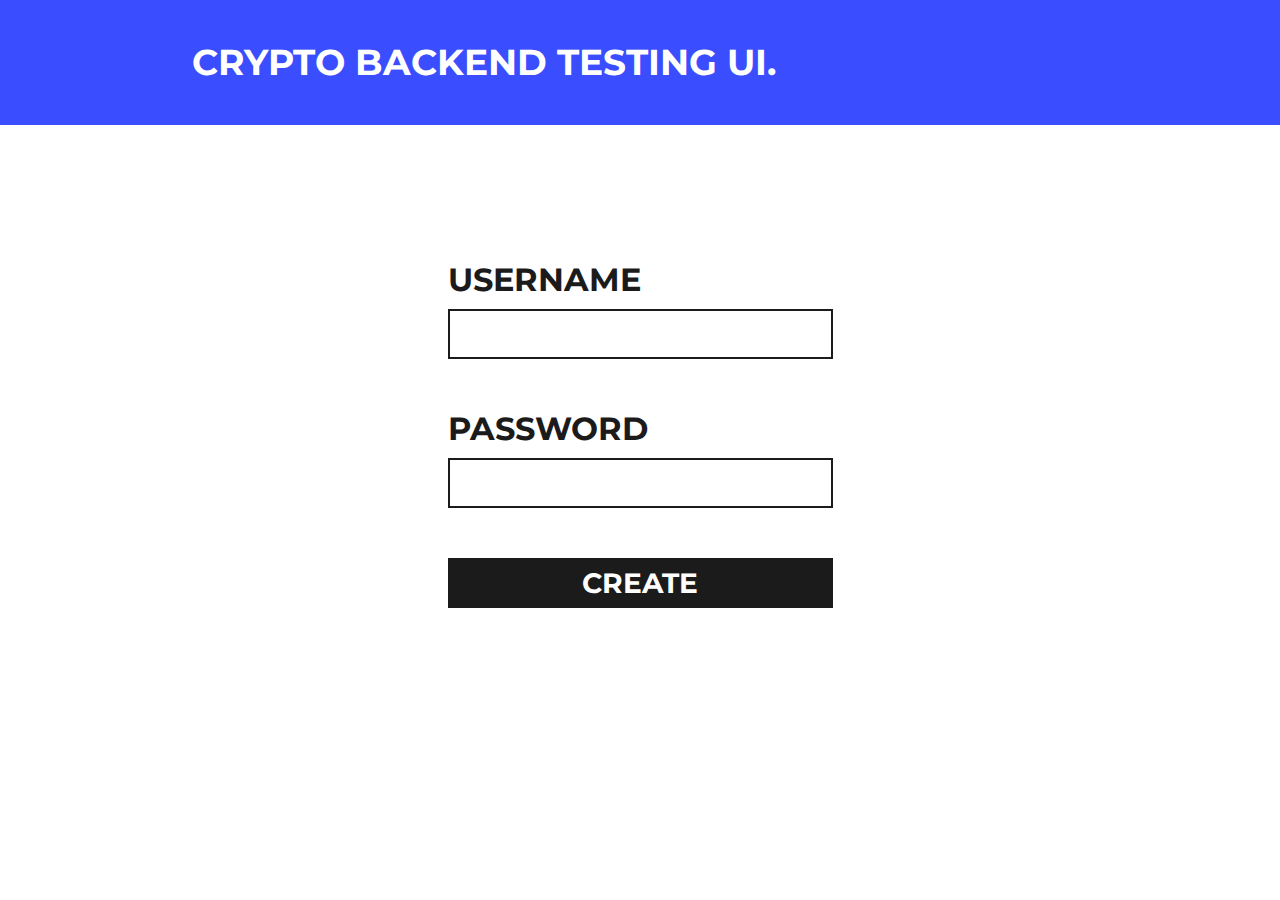
<file: index.html>
<!DOCTYPE html>
<html lang="en">

<head>
    <meta charset="UTF-8">
    <meta http-equiv="X-UA-Compatible" content="IE=edge">
    <meta name="viewport" content="width=device-width, initial-scale=1.0">
    <title>Crypto Backend Testing UI</title>
    <link rel="preconnect" href="https://fonts.googleapis.com">
    <link rel="preconnect" href="https://fonts.gstatic.com" crossorigin>
    <link href="https://fonts.googleapis.com/css2?family=Montserrat:wght@300;400;500;600;700&display=swap" rel="stylesheet">
    <link rel="stylesheet" href="style/style.css">
</head>

<section class="crypto">
    <div class="crypto__header">
        <div class="container">
            <p style="text-transform: uppercase;">Crypto Backend Testing UI.</p>
        </div>
    </div>
    <div class="crypto__body">
        <div class="container">
            <div class="crypto__auth">
                <div class="crypto__auth_block">
                    <p>USERNAME</p>
                    <input type="username" id="username">
                    <p>PASSWORD</p>
                    <input type="password" id="password">
                    <button class="auth__button">CREATE</button>
                    <p class="send__status"></p>
                </div>
            </div>
            <div class="crypto__panel" style="display: none;">
                <div class="panel__left">
                    <div class="panel__currency">
                        <p>Currency</p>
                        <div class="currency">
                            <p>456</p>
                            <img src="image/polygon.svg" alt="polygon">
                        </div>
                    </div>
                    <div class="panel__price">
                        <p>BTC/USDT</p>
                        <div>
                            <p class="buy__price">Buy Price: <span>XXX</span></p>
                            <p class="sell__price">Sell Price: <span>XXX</span></p>
                        </div>
                    </div>
                    <div class="panel__balance">
                        <p>Available Balance: <span>XXX</span></p>
                    </div>
                    <div class="panel__left_block">
                        <div class="deposit">
                            <p>Deposit</p>
                            <input type="text">
                        </div>
                        <div>
                            <p>Multiply</p>
                            <input type="text">
                        </div>
                        <p class="total__value">Total Order Value: <span>XXX</span></p>
                        <div>
                            <p>Profit Stop</p>
                            <input type="text" value="+40">
                        </div>
                        <div>
                            <p>Profit Stop</p>
                            <input type="text" value="-10">
                        </div>
                        <div class="crypto__left_checkbox">
                            <input type="checkbox" name="support_overnight" id="support_overnight">
                            <p>Support Overnight Protection </p>
                        </div>
                        <div class="panel__left_buttons">
                            <button>Place Call Order</button>
                            <button>Place Put Order</button>
                        </div>
                    </div>
                </div>
                <div class="crypto__right">
                    <p>Order Listing</p>
                    <div class="crypto__buttons">
                        <button>Open</button>
                        <button>Close</button>
                        <button>Force close</button>
                    </div>

                    <div class="crypto__right_list">
                        <div class="crypto__right_item">
                            <div class="crypto__item_text">
                                <p>Option UUID: <span>XXXX</span></p>
                                <p>Create Time: <span>XXXX</span></p>
                            </div>
                            <div class="crypto__item_block">
                                <div>
                                    <p class="crypto__item_title">Type: Put/Call</p>
                                    <p>Value</p>
                                </div>
                                <div>
                                    <p class="crypto__item_title">Deposit</p>
                                    <p>Value</p>
                                </div>
                                <div>
                                    <p class="crypto__item_title">Currency</p>
                                    <p>Value</p>
                                </div>
                                <div>
                                    <p class="crypto__item_title">crypto_amount</p>
                                    <p>Value</p>
                                </div>
                                <div>
                                    <p class="crypto__item_title">position_price</p>
                                    <p>Value</p>
                                </div>
                                <div>
                                    <p class="crypto__item_title">profit</p>
                                    <p>Value</p>
                                </div>
                            </div>
                            <div class="crypto__item_block">
                                <div>
                                    <p class="crypto__item_title">stop_profit_price</p>
                                    <p>Value</p>
                                </div>
                                <div>
                                    <p class="crypto__item_title">stop_loss_price</p>
                                    <p>Value</p>
                                </div>
                                <div>
                                    <p class="crypto__item_title">support_over_night</p>
                                    <p>Value</p>
                                </div>
                                <div>
                                    <p class="crypto__item_title">closed_on</p>
                                    <p>Value</p>
                                </div>
                                <div>
                                    <p class="crypto__item_title">close_position_price</p>
                                    <p>Value</p>
                                </div>
                                <div>
                                    <p class="crypto__item_title">close_profile</p>
                                    <p>Value</p>
                                </div>
                            </div>
                        </div>
                        <div class="crypto__right_item">
                            <div class="crypto__item_text">
                                <p>Option UUID: <span>XXXX</span></p>
                                <p>Create Time: <span>XXXX</span></p>
                            </div>
                            <div class="crypto__item_block">
                                <div>
                                    <p class="crypto__item_title">Type: Put/Call</p>
                                    <p>Value</p>
                                </div>
                                <div>
                                    <p class="crypto__item_title">Deposit</p>
                                    <p>Value</p>
                                </div>
                                <div>
                                    <p class="crypto__item_title">Currency</p>
                                    <p>Value</p>
                                </div>
                                <div>
                                    <p class="crypto__item_title">crypto_amount</p>
                                    <p>Value</p>
                                </div>
                                <div>
                                    <p class="crypto__item_title">position_price</p>
                                    <p>Value</p>
                                </div>
                                <div>
                                    <p class="crypto__item_title">profit</p>
                                    <p>Value</p>
                                </div>
                            </div>
                            <div class="crypto__item_block">
                                <div>
                                    <p class="crypto__item_title">stop_profit_price</p>
                                    <p>Value</p>
                                </div>
                                <div>
                                    <p class="crypto__item_title">stop_loss_price</p>
                                    <p>Value</p>
                                </div>
                                <div>
                                    <p class="crypto__item_title">support_over_night</p>
                                    <p>Value</p>
                                </div>
                                <div>
                                    <p class="crypto__item_title">closed_on</p>
                                    <p>Value</p>
                                </div>
                                <div>
                                    <p class="crypto__item_title">close_position_price</p>
                                    <p>Value</p>
                                </div>
                                <div>
                                    <p class="crypto__item_title">close_profile</p>
                                    <p>Value</p>
                                </div>
                            </div>
                        </div>
                        <div class="crypto__right_item">
                            <div class="crypto__item_text">
                                <p>Option UUID: <span>XXXX</span></p>
                                <p>Create Time: <span>XXXX</span></p>
                            </div>
                            <div class="crypto__item_block">
                                <div>
                                    <p class="crypto__item_title">Type: Put/Call</p>
                                    <p>Value</p>
                                </div>
                                <div>
                                    <p class="crypto__item_title">Deposit</p>
                                    <p>Value</p>
                                </div>
                                <div>
                                    <p class="crypto__item_title">Currency</p>
                                    <p>Value</p>
                                </div>
                                <div>
                                    <p class="crypto__item_title">crypto_amount</p>
                                    <p>Value</p>
                                </div>
                                <div>
                                    <p class="crypto__item_title">position_price</p>
                                    <p>Value</p>
                                </div>
                                <div>
                                    <p class="crypto__item_title">profit</p>
                                    <p>Value</p>
                                </div>
                            </div>
                            <div class="crypto__item_block">
                                <div>
                                    <p class="crypto__item_title">stop_profit_price</p>
                                    <p>Value</p>
                                </div>
                                <div>
                                    <p class="crypto__item_title">stop_loss_price</p>
                                    <p>Value</p>
                                </div>
                                <div>
                                    <p class="crypto__item_title">support_over_night</p>
                                    <p>Value</p>
                                </div>
                                <div>
                                    <p class="crypto__item_title">closed_on</p>
                                    <p>Value</p>
                                </div>
                                <div>
                                    <p class="crypto__item_title">close_position_price</p>
                                    <p>Value</p>
                                </div>
                                <div>
                                    <p class="crypto__item_title">close_profile</p>
                                    <p>Value</p>
                                </div>
                            </div>
                        </div>
                    </div>
                </div>
            </div>
        </div>
    </div>
</section>

<body>
    <script src="https://code.jquery.com/jquery-3.6.0.min.js" integrity="sha256-/xUj+3OJU5yExlq6GSYGSHk7tPXikynS7ogEvDej/m4=" crossorigin="anonymous"></script>
    <script src="js/main.js"></script>
</body>

</html>
</file>
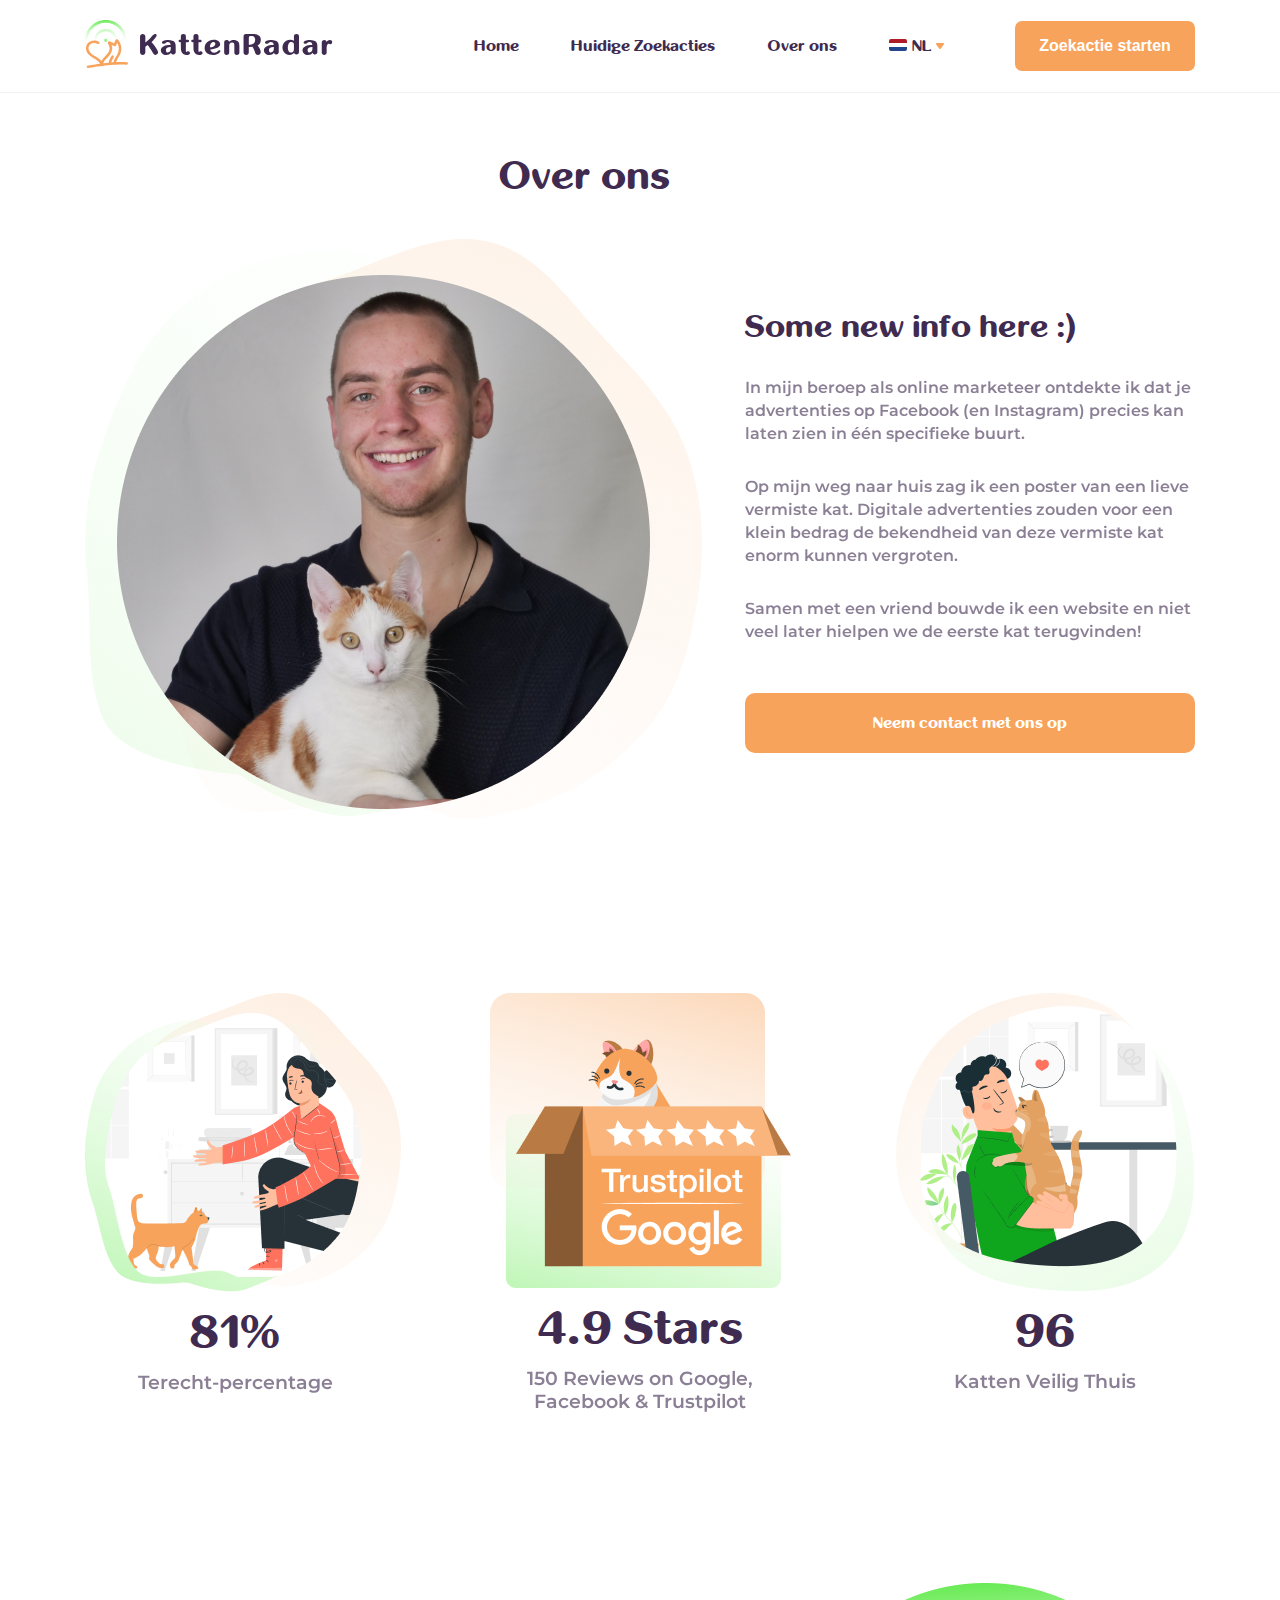
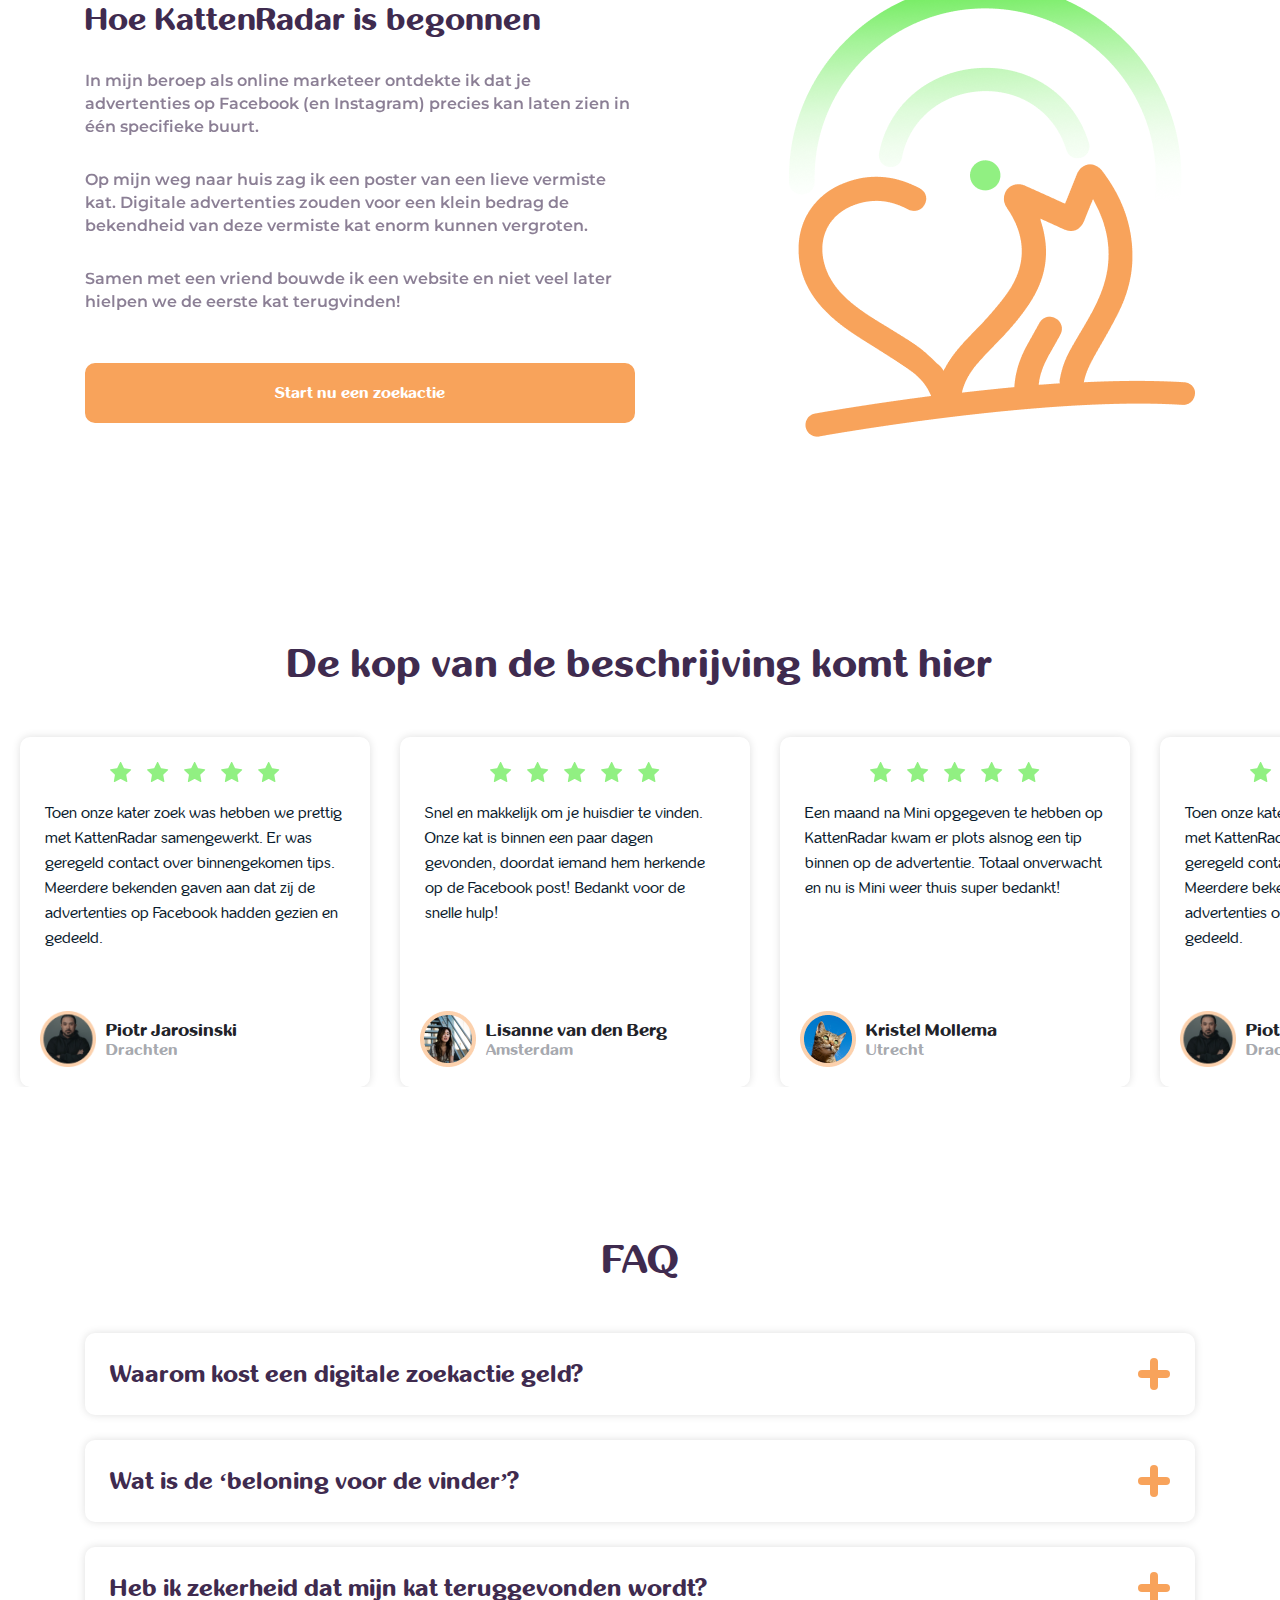
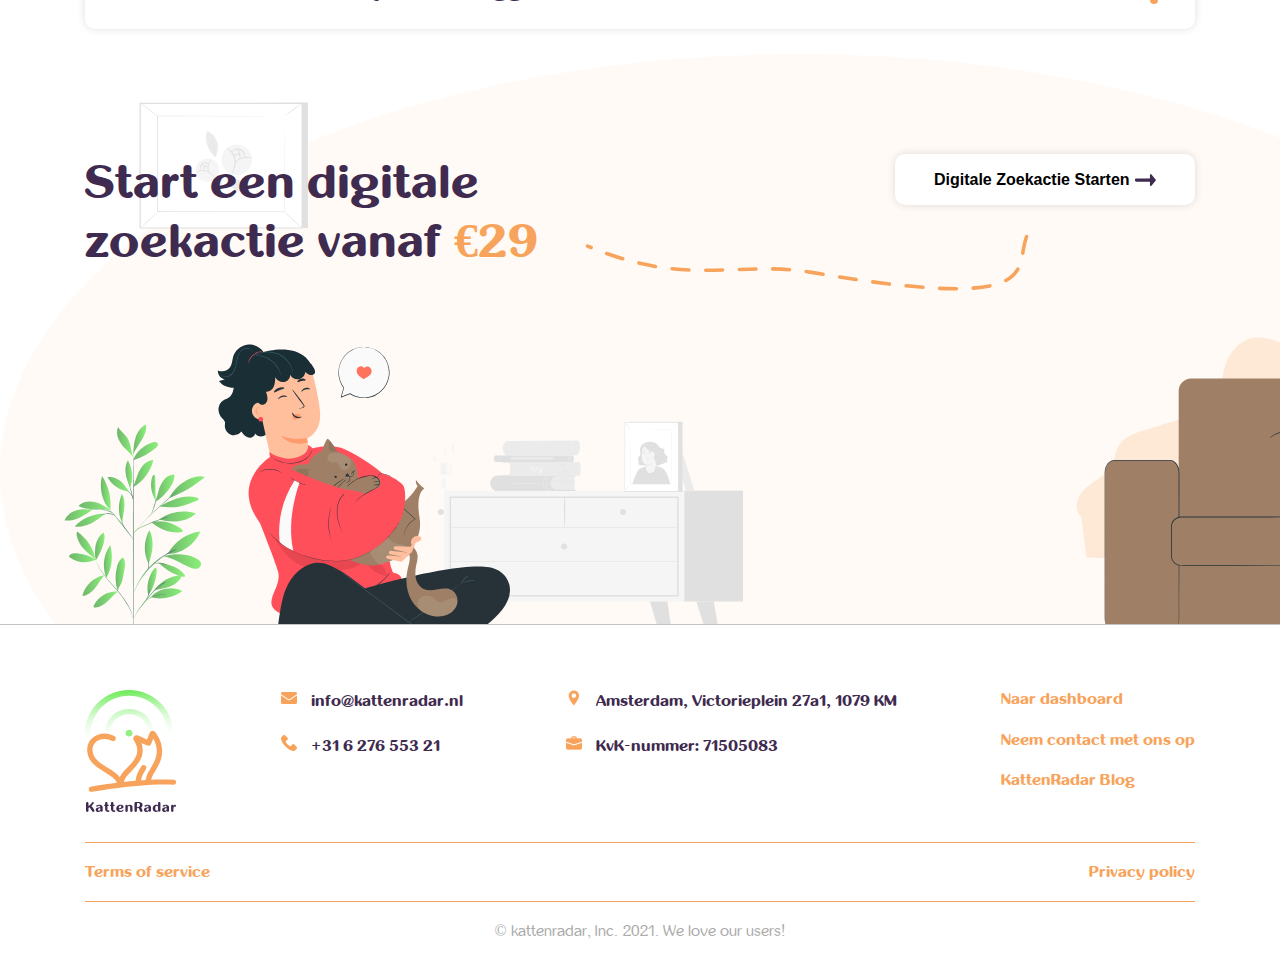
<file: about_us.html>
<!DOCTYPE html>
<html lang="en">

<head>
    <meta charset="UTF-8">
    <meta http-equiv="X-UA-Compatible" content="IE=edge">
    <meta name="viewport" content="width=device-width, initial-scale=1.0">
    <title>KattenRadar - Homepage</title>
    <link rel="preconnect" href="https://fonts.googleapis.com">
    <link rel="preconnect" href="https://fonts.gstatic.com" crossorigin>
    <link href="https://fonts.googleapis.com/css2?family=Montserrat:wght@300;400;500;600;900&display=swap" rel="stylesheet">
    <link rel="stylesheet" href="style/default_styles.css">
    <link rel="stylesheet" href="style/inner_styles.css">
    <link rel="stylesheet" href="style/home_style.css">
</head>

<body>
    <!-- STICKY HEADER -->
    <div class="sticky__container">
        <div class="header" id="sticky__header">
            <ul>
                <li>
                    <a href="#"> <img src="img/logotype.svg" alt="Logotype"></a>
                </li>
                <li>
                    <ul class="header__menu_list">
                        <li>
                            <a href="/home">Home</a>
                        </li>
                        <li>
                            <a href="/searches">Huidige Zoekacties</a>
                        </li>
                        <li>
                            <a href="/about">Over ons</a>
                        </li>
                        <li class="lang__wrapper" id="sticky__lang__wrapper">
                            <div class="header__current_lang">
                                <div><img class="icon__flag" id="icon__flag_sticky" src="img/icons/flag_dutch.svg" alt="Flag"><span id="language_sticky">NL</span><img class="header__down" src="img/icons/header_down.svg" alt="Down"></div>
                            </div>
                            <div class="header__lang">
                                <div><img class="icon__flag" id="Dutch" src="img/icons/flag_dutch.svg" alt="Flag"> NL
                                </div>
                                <div><img class="icon__flag" id="English" src="img/icons/flag_eng.svg" alt="Flag"> EN
                                </div>
                                <div><img class="icon__flag" id="Deutsch" src="img/icons/flag_deu.svg" alt="Flag"> DE
                                </div>
                            </div>
                        </li>
                    </ul>
                </li>
                <li>
                    <button class="header__start_search">Zoekactie starten</button>
                </li>
            </ul>
        </div>
    </div>
    <!-- STICKY HEADER END -->
    <div class="blur__wrapper">
        <!-- HEADER -->
        <div class="header default_header">
            <ul>
                <li>
                    <a href="#"> <img src="img/logotype.svg" alt="Logotype"></a>
                </li>
                <li>
                    <ul class="header__menu_list">
                        <li>
                            <a href="/home">Home</a>
                        </li>
                        <li>
                            <a href="/searches">Huidige Zoekacties</a>
                        </li>
                        <li>
                            <a href="/about">Over ons</a>
                        </li>
                        <li class="lang__wrapper">
                            <div class="header__current_lang">
                                <div><img class="icon__flag" id="icon__flag" src="img/icons/flag_dutch.svg" alt="Flag"><span id="language">NL</span><img class="header__down" src="img/icons/header_down.svg" alt="Down"></div>
                            </div>
                            <div class="header__lang">
                                <div><img class="icon__flag" id="Dutch" src="img/icons/flag_dutch.svg" alt="Flag"> NL
                                </div>
                                <div><img class="icon__flag" id="English" src="img/icons/flag_eng.svg" alt="Flag"> EN
                                </div>
                                <div><img class="icon__flag" id="Deutsch" src="img/icons/flag_deu.svg" alt="Flag"> DE
                                </div>
                            </div>
                        </li>
                    </ul>
                </li>
                <li>
                    <button class="header__start_search">Zoekactie starten</button>
                </li>
            </ul>
        </div>
        <!-- HEADER END -->
        <!-- MOBILE HEADER -->
        <div class="mb__header">
            <div class="mb__header_top">
                <img src="img/logotype.svg" alt="Logotype">
                <div class="mb__header_icons">
                    <a href="#"><img src="img/icon_facebook.svg" alt="Facebook"></a>
                    <a href="#"><img src="img/icon_insta.svg" alt="Instagram"></a>
                </div>
                <div class="mb__header_lang">
                    <img class="mb__header_icon" src="img/icons/flag_dutch.svg" alt="Mobile Lang">
                    <p><img src="img/icons/down.svg" alt="Mobile Lang Down"></p>
                </div>
            </div>
            <div class="mb__header_menu">
                <a href="#" class="header__menu_active">Home</a>
                <a href="#">Huidige Zoekacties</a>
                <a href="#">Over ons</a>
            </div>
            <div class="mb__header_language">
                <div class="mb__header_block" id="lang_Dutch">
                    <img src="img/icons/flag_dutch.svg" id="image__Dutch" alt="Lang">
                    <p>NL</p>
                </div>
                <div class="mb__header_block" id="lang_English">
                    <img src="img/icons/flag_eng.svg" id="image__English" alt="Lang">
                    <p>EN</p>
                </div>
                <div class="mb__header_block" id="lang_Deutsch">
                    <img src="img/icons/flag_deu.svg" id="image__Deutsch" alt="Lang">
                    <p>DE</p>
                </div>
            </div>
        </div>
        <!-- MOBILE HEADER END -->

        <!-- MOBILE STICKY HEADER -->
        <div class="mb__header mb__header_sticky">
            <div class="mb__header_top">
                <img src="img/logotype.svg" alt="Logotype">
                <div class="mb__header_icons">
                    <a href="#"><img src="img/icon_facebook.svg" alt="Facebook"></a>
                    <a href="#"><img src="img/icon_insta.svg" alt="Instagram"></a>
                </div>
                <div class="mb__header_lang">
                    <img src="img/mb_lang.svg" alt="Mobile Lang">
                </div>
            </div>
            <div class="mb__header_menu">
                <a href="#">Home</a>
                <a href="#">Huidige Zoekacties</a>
                <a href="#">Over ons</a>
            </div>
            <button class="mb__sticky_header_button">Meteen zoekactie starten</button>
        </div>
        <!-- MOBILE HEADER END -->

        <!-- ТУТ ПИШЕШ КОД -->
        <section class="about_us">
            <div class="blog__container">
                <div class="tip_plot">
                    Over ons
                </div>
                <div class="about_main">
                    <div class="about_main_photo">
                        <img src="img/about_us/header_photo.png" alt="">
                    </div>
                    <div class="about_main_body">
                        <h1>Some new info here :)</h1>
                        <p>In mijn beroep als online marketeer ontdekte ik dat je advertenties op Facebook (en Instagram) precies kan laten zien in één specifieke buurt.
                        </p>
                        <p>Op mijn weg naar huis zag ik een poster van een lieve vermiste kat. Digitale advertenties zouden voor een klein bedrag de bekendheid van deze vermiste kat enorm kunnen vergroten.
                        </p>
                        <p>Samen met een vriend bouwde ik een website en niet veel later hielpen we de eerste kat terugvinden!</p>
                        <button>Neem contact met ons op </button>
                    </div>
                </div>
                <div class="grade">
                    <div class="grade_block">
                        <img src="img/about_us/grade_1.png" alt="">
                        <h1>81%</h1>
                        <p>Terecht-percentage</p>
                    </div>
                    <div class="grade_block">
                        <img src="img/about_us/grade_2.png" alt="">
                        <h1>4.9 Stars</h1>
                        <p>150 Reviews on Google, Facebook & Trustpilot</p>
                    </div>
                    <div class="grade_block">
                        <img src="img/about_us/grade_3.png" alt="">
                        <h1>96</h1>
                        <p>Katten Veilig Thuis</p>
                    </div>
                </div>
                <div class="about_main how_started_body">
                    <div class="about_main_body how_started">
                        <h1>Hoe KattenRadar is begonnen</h1>
                        <p>In mijn beroep als online marketeer ontdekte ik dat je advertenties op Facebook (en Instagram) precies kan laten zien in één specifieke buurt.
                        </p>
                        <p>Op mijn weg naar huis zag ik een poster van een lieve vermiste kat. Digitale advertenties zouden voor een klein bedrag de bekendheid van deze vermiste kat enorm kunnen vergroten.
                        </p>
                        <p>Samen met een vriend bouwde ik een website en niet veel later hielpen we de eerste kat terugvinden!</p>
                        <button>Start nu een zoekactie</button>
                    </div>
                    <div class="about_main_photo">
                        <img src="img/about_us/how_started.png" alt="">
                    </div>
                </div>
            </div>
        </section>
        <!-- REVIEWS -->

        <section class="reviews about_reviews">
            <div class="section__top">
                <h1 class="section__title">De kop van de beschrijving komt hier</h1>
            </div>
            <div class="reviews__body">
                <div class="reviews__items">
                    <div class="items__left_mask"></div>
                    <div class="review__item" id="review-1">
                        <img src="img/icons/reviews.svg" alt="Reviews">
                        <p>Toen onze kater zoek was hebben we prettig met KattenRadar samengewerkt. Er was geregeld contact over binnengekomen tips. Meerdere bekenden gaven aan dat zij de advertenties op Facebook hadden gezien en gedeeld.</p>
                        <div class="review__item_author">
                            <img src="img/homepage/reviews/Piotr.png" alt="Author">
                            <div class="review__item_author_data">
                                <p class="review__author_name">Piotr Jarosinski</p>
                                <p class="review__author_city">Drachten</p>
                            </div>
                        </div>
                    </div>
                    <div class="review__item" id="review-2">
                        <img src="img/icons/reviews.svg" alt="Reviews">
                        <p>Snel en makkelijk om je huisdier te vinden. Onze kat is binnen een paar dagen gevonden, doordat iemand hem herkende op de Facebook post! Bedankt voor de snelle hulp!</p>
                        <div class="review__item_author">
                            <img src="img/homepage/reviews/Lisanne.png" alt="Author">
                            <div class="review__item_author_data">
                                <p class="review__author_name">Lisanne van den Berg</p>
                                <p class="review__author_city">Amsterdam</p>
                            </div>
                        </div>
                    </div>
                    <div class="review__item" id="review-3">
                        <img src="img/icons/reviews.svg" alt="Reviews">
                        <p>Een maand na Mini opgegeven te hebben op KattenRadar kwam er plots alsnog een tip binnen op de advertentie. Totaal onverwacht en nu is Mini weer thuis super bedankt!</p>
                        <div class="review__item_author">
                            <img src="img/homepage/reviews/Kristel.png" alt="Author">
                            <div class="review__item_author_data">
                                <p class="review__author_name">Kristel Mollema</p>
                                <p class="review__author_city">Utrecht</p>
                            </div>
                        </div>
                    </div>
                    <div class="review__item" id="review-4">
                        <img src="img/icons/reviews.svg" alt="Reviews">
                        <p>Toen onze kater zoek was hebben we prettig met KattenRadar samengewerkt. Er was geregeld contact over binnengekomen tips. Meerdere bekenden gaven aan dat zij de advertenties op Facebook hadden gezien en gedeeld.</p>
                        <div class="review__item_author">
                            <img src="img/homepage/reviews/Piotr.png" alt="Author">
                            <div class="review__item_author_data">
                                <p class="review__author_name">Piotr Jarosinski</p>
                                <p class="review__author_city">Drachten</p>
                            </div>
                        </div>
                    </div>
                    <div class="review__item" id="review-5">
                        <img src="img/icons/reviews.svg" alt="Reviews">
                        <p>Snel en makkelijk om je huisdier te vinden. Onze kat is binnen een paar dagen gevonden, doordat iemand hem herkende op de Facebook post! Bedankt voor de snelle hulp!</p>
                        <div class="review__item_author">
                            <img src="img/homepage/reviews/Lisanne.png" alt="Author">
                            <div class="review__item_author_data">
                                <p class="review__author_name">Lisanne van den Berg</p>
                                <p class="review__author_city">Amsterdam</p>
                            </div>
                        </div>
                    </div>
                    <div class="review__item" id="review-6">
                        <img src="img/icons/reviews.svg" alt="Reviews">
                        <p>Een maand na Mini opgegeven te hebben op KattenRadar kwam er plots alsnog een tip binnen op de advertentie. Totaal onverwacht en nu is Mini weer thuis super bedankt!</p>
                        <div class="review__item_author">
                            <img src="img/homepage/reviews/Kristel.png" alt="Author">
                            <div class="review__item_author_data">
                                <p class="review__author_name">Kristel Mollema</p>
                                <p class="review__author_city">Utrecht</p>
                            </div>
                        </div>
                    </div>
                </div>

            </div>
        </section>

        <!-- REVIEWS END -->
        <!-- FAQ -->

        <section class="faq about_faq">
            <div class="section__top">
                <h1 class="section__title">FAQ</h1>
            </div>
            <div class="container">
                <div class="faq__body">
                    <div class="faq__items">
                        <div class="faq__item">
                            <div class="faq__item_main">
                                <p>Waarom kost een digitale zoekactie geld?</p>
                                <img class="faq__open" src="img/homepage/faq_plus.svg" alt="Plus">
                            </div>
                            <div class="faq__item_answer">
                                <p>Door een (kleine) beloning aan te bieden voor tips over de locatie van je vermiste kat reageren meer mensen. Als iemand de gouden tip heeft staat het je zelf vrij om deze persoon b.v. een fles wijn of bonbons te geven als
                                    bedankje.
                                </p>
                            </div>
                        </div>
                        <div class="faq__item">
                            <div class="faq__item_main">
                                <p>Wat is de ‘beloning voor de vinder’?</p>
                                <img class="faq__open" src="img/homepage/faq_plus.svg" alt="Plus">
                            </div>
                            <div class="faq__item_answer">
                                <p>Door een (kleine) beloning aan te bieden voor tips over de locatie van je vermiste kat reageren meer mensen. Als iemand de gouden tip heeft staat het je zelf vrij om deze persoon b.v. een fles wijn of bonbons te geven als
                                    bedankje.
                                </p>
                            </div>
                        </div>
                        <div class="faq__item">
                            <div class="faq__item_main">
                                <p>Heb ik zekerheid dat mijn kat teruggevonden wordt?</p>
                                <img class="faq__open" src="img/homepage/faq_plus.svg" alt="Plus">
                            </div>
                            <div class="faq__item_answer">
                                <p>Door een (kleine) beloning aan te bieden voor tips over de locatie van je vermiste kat reageren meer mensen. Als iemand de gouden tip heeft staat het je zelf vrij om deze persoon b.v. een fles wijn of bonbons te geven als
                                    bedankje.
                                </p>
                            </div>
                        </div>
                    </div>
                </div>
            </div>
        </section>
        <!-- FAQ END -->

        <!-- PRE-FOOTER -->

        <section class="prefooter">
            <div class="prefooter__body">
                <div class="container">
                    <div class="prefooter__body_text">
                        <p class="prefooter_body_left">Start een digitale zoekactie vanaf <span>€29</span></p>
                        <img class="prefooter_line" src="img/homepage/prefooter_line.svg" alt="Line">
                        <button class="prefooter__button">Digitale Zoekactie Starten <img
                                src="img/homepage/button-right.svg" alt="Right"></button>
                    </div>
                </div>
            </div>
        </section>

        <!-- PRE-FOOTER END -->

        <!-- FOOTER -->

        <footer>
            <div class="container">
                <div class="footer__info">
                    <img src="img/footer_logo.svg" alt="Footer Logo">
                    <div class="footer__info_adress">
                        <div>
                            <img src="img/icons/email.svg" alt="email">
                            <span><a href="mailto:info@kattenradar.nl" class="phone">info@kattenradar.nl</a></span>
                        </div>
                        <div>
                            <img src="img/icons/phone.svg" alt="phone">
                            <span><a class="phone" href="tel:+31627655321">+31 6 276 553 21</a></span>
                        </div>
                    </div>
                    <div class="footer__info_adress">
                        <div>
                            <img src="img/icons/map_footer.svg" alt="map">
                            <span>Amsterdam, Victorieplein 27a1, 1079 KM</span>
                        </div>
                        <div>
                            <img src="img/icons/bag.svg" alt="bag">
                            <span>KvK-nummer: 71505083</span>
                        </div>
                    </div>
                    <div class="footer__info_links">
                        <p class="footer_dashboard">Naar dashboard</p>
                        <p class="footer_contact" href="#">Neem contact met ons op</p>
                        <a href="#">KattenRadar Blog</a>
                    </div>
                </div>
                <div class="footer_links">
                    <a href="#">Terms of service</a>
                    <a href="#">Privacy policy</a>
                </div>
                <p class="footer_bottom_text">© kattenradar, Inc. 2021. We love our users!</p>
            </div>
        </footer>
        <!-- MOBILE FOOTER -->
        <div class="mb_footer">
            <div class="mb__footer_header">
                <a href="#">Contact opnemen</a>
                <a href="#">Naar dashboard</a>
            </div>
            <div class="mb__footer_info">
                <div class="footer__info_adress">
                    <div>
                        <img src="img/icons/email.svg" alt="email">
                        <span><a href="mailto:info@kattenradar.nl" class="phone">info@kattenradar.nl</a></span>
                    </div>
                    <div>
                        <img src="img/icons/phone.svg" alt="phone">
                        <span><a class="phone" href="tel:+31627655321">+31 6 276 553 21</a></span>
                    </div>
                </div>
                <div class="footer__info_adress">
                    <div>
                        <img src="img/icons/map_footer.svg" alt="map">
                        <span>Amsterdam, Victorieplein 27a1, 1079 KM</span>
                    </div>
                    <div>
                        <img src="img/icons/bag.svg" alt="bag">
                        <span>KvK-nummer: 71505083</span>
                    </div>
                </div>
            </div>
            <div class="mb__footer_foot">
                <a href="#">Privacy policy</a>
                <a href="#">Blog</a>
                <a href="#">Terms of service</a>
            </div>
            <hr class="mb__footer_line">
            <p class="mb__footer_text">© kattenradar, Inc. 2021. We love our users!</p>
        </div>
    </div>
    <!-- FEEDBACK -->
    <div class="feedback">
    </div>
    <div class="feedback__popup">
        <div class="feedback_close">
            <img class="popup_close" src="img/homepage/close.svg" alt="Close">
        </div>
        <p>Neem contact op</p>
        <div class="feedback__form">
            <div class="feedback__form_block">
                <p>Email <span> *</span></p>
                <input type="email" id="form__email" placeholder="Email">
            </div>
            <div class="feedback__form_block">
                <p>Telefoon</p>
                <input type="phone" id="form__phone" placeholder="Telefoonnummer (optioneel)">
            </div>
        </div>
        <div class="feedback__textarea">
            <p>Bericht</p>
            <textarea name="message" id="message"></textarea>
        </div>
        <input type="hidden" name="token" value="" id="token">
        <p class="form__send_status">Your message has been successfully sent!</p>
        <button class="feedback__send" class="g-recaptcha" data-sitekey="6LdBDO4dAAAAAHksjb-qcwb7j-Ke3cEJwkBgIF4C" data-callback='onSubmit' data-action='submitForm'>Versturen</button>
        <p class="feedback__capcha_info">This site is protected by reCAPTCHA and the Google
            <a href="https://policies.google.com/privacy">Privacy Policy</a> and
            <a href="https://policies.google.com/terms">Terms of Service</a> apply.
        </p>
    </div>
    <!-- DASHBOARD POPUP -->
    <div class="dashboard__popup">
        <div class="feedback_close">
            <img class="popup_close" src="img/homepage/close.svg" alt="Close">
        </div>
        <div class="dashboard__popup_start">
            <p class="dashboard__title">To dashboard</p>
            <p class="dashboard__desc">Je kunt het dashboard van de zoekactie openen door op 'naar dashboard' te klikken in de emails van KattenRadar.</p>
            <p class="dashboard__desc" style="opacity: 0.6;">Kan je het niet vinden? Vul hier je email of telefoonnummer in, en wij sturen je de link nogmaals toe.</p>

            <input type="email" name="email" id="dashboardEmail" placeholder="Email of telefoonnummer">
            <button id="dashboard__send">Ontvang link naar dashboard</button>
        </div>
        <div class="dashboard__popup_done" style="display: none;">
            <p class="dashboard__title">Success!</p>
            <p class="dashboard__desc">We hebben je de nieuwe link gestuurd, check je e-mail</p>
            <button class="dashboard__top_button">Naar startpagina</button>
        </div>

        <div class="dashboard__popup_failed" style="display: none;">
            <p class="dashboard__title">Failed!</p>
            <p class="dashboard__desc">Deze e-mail heeft geen gekoppelde zoekopdrachten.</p>
            <button id="dashboard__failed_repeat">Probeer het opnieuw</button>
            <button class="dashboard__button dashboard__top_button">Naar startpagina</button>
        </div>
    </div>
    <script src="js/jquery-3.6.0.min.js"></script>
    <script src="js/default_script.js"></script>

</body>

</html>
</file>
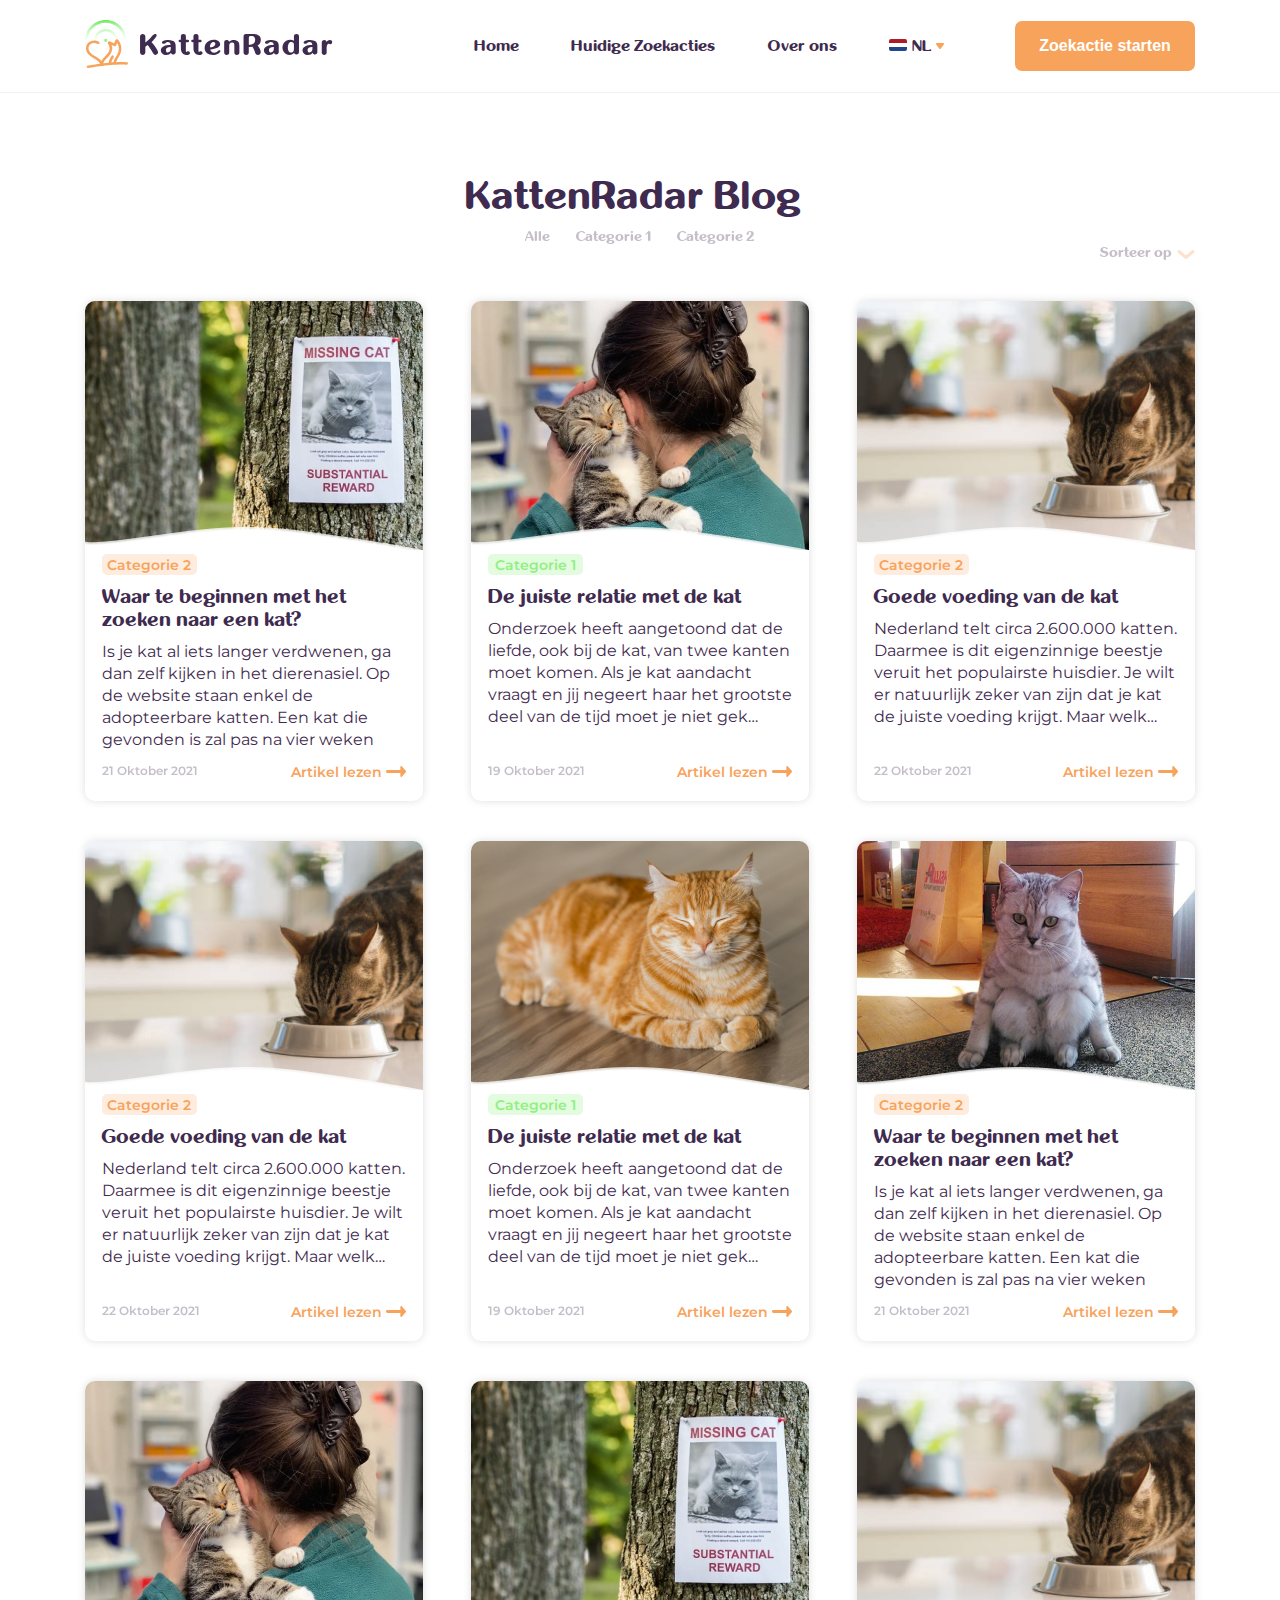
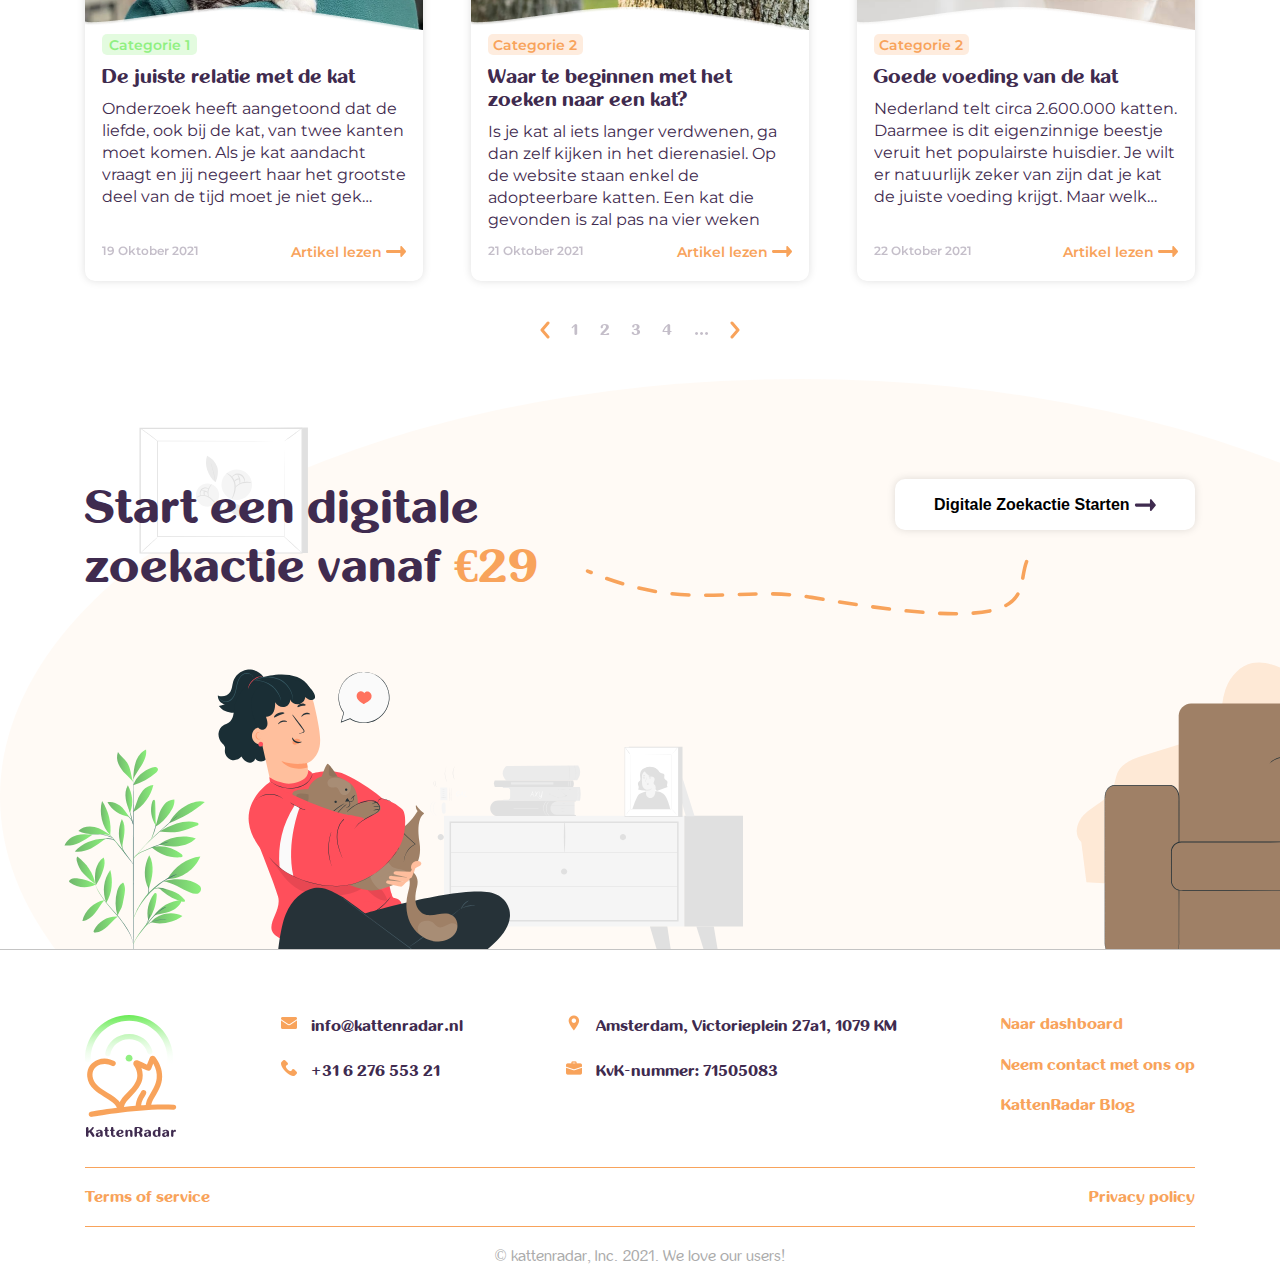
<file: blog.html>
<!DOCTYPE html>
<html lang="en">

<head>
    <meta charset="UTF-8">
    <meta http-equiv="X-UA-Compatible" content="IE=edge">
    <meta name="viewport" content="width=device-width, initial-scale=1.0">
    <title>KattenRadar - Homepage</title>
    <link rel="preconnect" href="https://fonts.googleapis.com">
    <link rel="preconnect" href="https://fonts.gstatic.com" crossorigin>
    <link href="https://fonts.googleapis.com/css2?family=Montserrat:wght@300;400;500;600;900&display=swap" rel="stylesheet">
    <link rel="stylesheet" href="style/default_styles.css">
    <link rel="stylesheet" href="style/inner_styles.css">
</head>

<body>
    <!-- STICKY HEADER -->
    <div class="sticky__container">
        <div class="header" id="sticky__header">
            <ul>
                <li>
                    <a href="#"> <img src="img/logotype.svg" alt="Logotype"></a>
                </li>
                <li>
                    <ul class="header__menu_list">
                        <li>
                            <a href="/home">Home</a>
                        </li>
                        <li>
                            <a href="/searches">Huidige Zoekacties</a>
                        </li>
                        <li>
                            <a href="/about">Over ons</a>
                        </li>
                        <li class="lang__wrapper" id="sticky__lang__wrapper">
                            <div class="header__current_lang">
                                <div><img class="icon__flag" id="icon__flag_sticky" src="img/icons/flag_dutch.svg" alt="Flag"><span id="language_sticky">NL</span><img class="header__down" src="img/icons/header_down.svg" alt="Down"></div>
                            </div>
                            <div class="header__lang">
                                <div><img class="icon__flag" id="Dutch" src="img/icons/flag_dutch.svg" alt="Flag"> NL
                                </div>
                                <div><img class="icon__flag" id="English" src="img/icons/flag_eng.svg" alt="Flag"> EN
                                </div>
                                <div><img class="icon__flag" id="Deutsch" src="img/icons/flag_deu.svg" alt="Flag"> DE
                                </div>
                            </div>
                        </li>
                    </ul>
                </li>
                <li>
                    <button class="header__start_search">Zoekactie starten</button>
                </li>
            </ul>
        </div>
    </div>
    <!-- STICKY HEADER END -->
    <div class="blur__wrapper">
        <!-- HEADER -->
        <div class="header default_header">
            <ul>
                <li>
                    <a href="#"> <img src="img/logotype.svg" alt="Logotype"></a>
                </li>
                <li>
                    <ul class="header__menu_list">
                        <li>
                            <a href="/home">Home</a>
                        </li>
                        <li>
                            <a href="/searches">Huidige Zoekacties</a>
                        </li>
                        <li>
                            <a href="/about">Over ons</a>
                        </li>
                        <li class="lang__wrapper">
                            <div class="header__current_lang">
                                <div><img class="icon__flag" id="icon__flag" src="img/icons/flag_dutch.svg" alt="Flag"><span id="language">NL</span><img class="header__down" src="img/icons/header_down.svg" alt="Down"></div>
                            </div>
                            <div class="header__lang">
                                <div><img class="icon__flag" id="Dutch" src="img/icons/flag_dutch.svg" alt="Flag"> NL
                                </div>
                                <div><img class="icon__flag" id="English" src="img/icons/flag_eng.svg" alt="Flag"> EN
                                </div>
                                <div><img class="icon__flag" id="Deutsch" src="img/icons/flag_deu.svg" alt="Flag"> DE
                                </div>
                            </div>
                        </li>
                    </ul>
                </li>
                <li>
                    <button class="header__start_search">Zoekactie starten</button>
                </li>
            </ul>
        </div>
        <!-- HEADER END -->
        <!-- MOBILE HEADER -->
        <div class="mb__header">
            <div class="mb__header_top">
                <img src="img/logotype.svg" alt="Logotype">
                <div class="mb__header_icons">
                    <a href="#"><img src="img/icon_facebook.svg" alt="Facebook"></a>
                    <a href="#"><img src="img/icon_insta.svg" alt="Instagram"></a>
                </div>
                <div class="mb__header_lang">
                    <img class="mb__header_icon" src="img/icons/flag_dutch.svg" alt="Mobile Lang">
                    <p><img src="img/icons/down.svg" alt="Mobile Lang Down"></p>
                </div>
            </div>
            <div class="mb__header_menu">
                <a href="#" class="header__menu_active">Home</a>
                <a href="#">Huidige Zoekacties</a>
                <a href="#">Over ons</a>
            </div>
            <div class="mb__header_language">
                <div class="mb__header_block" id="lang_Dutch">
                    <img src="img/icons/flag_dutch.svg" id="image__Dutch" alt="Lang">
                    <p>NL</p>
                </div>
                <div class="mb__header_block" id="lang_English">
                    <img src="img/icons/flag_eng.svg" id="image__English" alt="Lang">
                    <p>EN</p>
                </div>
                <div class="mb__header_block" id="lang_Deutsch">
                    <img src="img/icons/flag_deu.svg" id="image__Deutsch" alt="Lang">
                    <p>DE</p>
                </div>
            </div>
        </div>
        <!-- MOBILE HEADER END -->

        <!-- MOBILE STICKY HEADER -->
        <div class="mb__header mb__header_sticky">
            <div class="mb__header_top">
                <img src="img/logotype.svg" alt="Logotype">
                <div class="mb__header_icons">
                    <a href="#"><img src="img/icon_facebook.svg" alt="Facebook"></a>
                    <a href="#"><img src="img/icon_insta.svg" alt="Instagram"></a>
                </div>
                <div class="mb__header_lang">
                    <img src="img/mb_lang.svg" alt="Mobile Lang">
                </div>
            </div>
            <div class="mb__header_menu">
                <a href="#">Home</a>
                <a href="#">Huidige Zoekacties</a>
                <a href="#">Over ons</a>
            </div>
            <button class="mb__sticky_header_button">Meteen zoekactie starten</button>
        </div>
        <!-- MOBILE HEADER END -->

        <!-- ТУТ ПИШЕШ КОД -->
        <section>
            <div class="blog__container">
                <div class="blog__title">
                    KattenRadar Blog
                </div>
                <div class="blog__links">
                    <p>Alle</p>
                    <p>Categorie 1</p>
                    <p>Categorie 2 </p>
                </div>
                <div class="blog__sorteer">
                    Sorteer op
                    <img src="img/blog/sorteer_arrow.svg" alt="">
                </div>
                <div class="blog__table">
                    <div class="blog__block">
                        <img src="img/blog/cat 1.png" alt="">
                        <div class="blog__block_contents">
                            <p class="categorie_2">Categorie 2</p>
                            <h1>Waar te beginnen met het zoeken naar een kat?</h1>
                            <p class="blog__block_subtitle">Is je kat al iets langer verdwenen, ga dan zelf kijken in het dierenasiel. Op de website staan enkel de adopteerbare katten. Een kat die gevonden is zal pas na vier weken</p>
                            <div>
                                <p class="blog__block_date">21 Oktober 2021</p>
                                <a href="#">Artikel lezen <img src="img/blog/arrow.svg" alt=""> </a>
                            </div>
                        </div>
                    </div>
                    <div class="blog__block">
                        <img src="img/blog/cat 2.png" alt="">
                        <div class="blog__block_contents">
                            <p class="categorie_1">Categorie 1</p>
                            <h1>De juiste relatie met de kat</h1>
                            <p class="blog__block_subtitle">Onderzoek heeft aangetoond dat de liefde, ook bij de kat, van twee kanten moet komen. Als je kat aandacht vraagt en jij negeert haar het grootste deel van de tijd moet je niet gek staan te kijken als je kat</p>
                            <div>
                                <p class="blog__block_date">19 Oktober 2021</p>
                                <a href="#">Artikel lezen <img src="img/blog/arrow.svg" alt=""></a>
                            </div>
                        </div>
                    </div>
                    <div class="blog__block">
                        <img src="img/blog/cat 3.png" alt="">
                        <div class="blog__block_contents">
                            <p class="categorie_2">Categorie 2</p>
                            <h1>Goede voeding van de kat</h1>
                            <p class="blog__block_subtitle">Nederland telt circa 2.600.000 katten. Daarmee is dit eigenzinnige beestje veruit het populairste huisdier. Je wilt er natuurlijk zeker van zijn dat je kat de juiste voeding krijgt. Maar welk voer is goed?</p>
                            <div>
                                <p class="blog__block_date">22 Oktober 2021</p>
                                <a href="#">Artikel lezen <img src="img/blog/arrow.svg" alt=""> </a>
                            </div>
                        </div>
                    </div>
                </div>
                <div class="blog__table">
                    <div class="blog__block">
                        <img src="img/blog/cat 3.png" alt="">
                        <div class="blog__block_contents">
                            <p class="categorie_2">Categorie 2</p>
                            <h1>Goede voeding van de kat</h1>
                            <p class="blog__block_subtitle">Nederland telt circa 2.600.000 katten. Daarmee is dit eigenzinnige beestje veruit het populairste huisdier. Je wilt er natuurlijk zeker van zijn dat je kat de juiste voeding krijgt. Maar welk voer is goed?</p>
                            <div>
                                <p class="blog__block_date">22 Oktober 2021</p>
                                <a href="#">Artikel lezen <img src="img/blog/arrow.svg" alt=""> </a>
                            </div>
                        </div>
                    </div>
                    <div class="blog__block">
                        <img src="img/blog/cat 4.png" alt="">
                        <div class="blog__block_contents">
                            <p class="categorie_1">Categorie 1</p>
                            <h1>De juiste relatie met de kat</h1>
                            <p class="blog__block_subtitle">Onderzoek heeft aangetoond dat de liefde, ook bij de kat, van twee kanten moet komen. Als je kat aandacht vraagt en jij negeert haar het grootste deel van de tijd moet je niet gek staan te kijken als je kat</p>
                            <div>
                                <p class="blog__block_date">19 Oktober 2021</p>
                                <a href="#">Artikel lezen <img src="img/blog/arrow.svg" alt=""></a>
                            </div>
                        </div>
                    </div>
                    <div class="blog__block">
                        <img src="img/blog/cat 5.png" alt="">
                        <div class="blog__block_contents">
                            <p class="categorie_2">Categorie 2</p>
                            <h1>Waar te beginnen met het zoeken naar een kat?</h1>
                            <p class="blog__block_subtitle">Is je kat al iets langer verdwenen, ga dan zelf kijken in het dierenasiel. Op de website staan enkel de adopteerbare katten. Een kat die gevonden is zal pas na vier weken</p>
                            <div>
                                <p class="blog__block_date">21 Oktober 2021</p>
                                <a href="#">Artikel lezen <img src="img/blog/arrow.svg" alt=""> </a>
                            </div>
                        </div>
                    </div>
                </div>
                <div class="blog__table">
                    <div class="blog__block">
                        <img src="img/blog/cat 2.png" alt="">
                        <div class="blog__block_contents">
                            <p class="categorie_1">Categorie 1</p>
                            <h1>De juiste relatie met de kat</h1>
                            <p class="blog__block_subtitle">Onderzoek heeft aangetoond dat de liefde, ook bij de kat, van twee kanten moet komen. Als je kat aandacht vraagt en jij negeert haar het grootste deel van de tijd moet je niet gek staan te kijken als je kat</p>
                            <div>
                                <p class="blog__block_date">19 Oktober 2021</p>
                                <a href="#">Artikel lezen <img src="img/blog/arrow.svg" alt=""></a>
                            </div>
                        </div>
                    </div>
                    <div class="blog__block">
                        <img src="img/blog/cat 1.png" alt="">
                        <div class="blog__block_contents">
                            <p class="categorie_2">Categorie 2</p>
                            <h1>Waar te beginnen met het zoeken naar een kat?</h1>
                            <p class="blog__block_subtitle">Is je kat al iets langer verdwenen, ga dan zelf kijken in het dierenasiel. Op de website staan enkel de adopteerbare katten. Een kat die gevonden is zal pas na vier weken</p>
                            <div>
                                <p class="blog__block_date">21 Oktober 2021</p>
                                <a href="#">Artikel lezen <img src="img/blog/arrow.svg" alt=""> </a>
                            </div>
                        </div>
                    </div>
                    <div class="blog__block">
                        <img src="img/blog/cat 3.png" alt="">
                        <div class="blog__block_contents">
                            <p class="categorie_2">Categorie 2</p>
                            <h1>Goede voeding van de kat</h1>
                            <p class="blog__block_subtitle">Nederland telt circa 2.600.000 katten. Daarmee is dit eigenzinnige beestje veruit het populairste huisdier. Je wilt er natuurlijk zeker van zijn dat je kat de juiste voeding krijgt. Maar welk voer is goed?</p>
                            <div>
                                <p class="blog__block_date">22 Oktober 2021</p>
                                <a href="#">Artikel lezen <img src="img/blog/arrow.svg" alt=""> </a>
                            </div>
                        </div>
                    </div>
                </div>
                <div class="page_number">
                    <img src="img/blog/arrow_left.svg" alt="">
                    <p>1</p>
                    <p>2</p>
                    <p>3</p>
                    <p>4</p>
                    <p>...</p>
                    <img src="img/blog/arrow_right.svg" alt="">
                </div>
            </div>
        </section>
        <!-- PRE-FOOTER -->

        <section class="prefooter">
            <div class="prefooter__body">
                <div class="container">
                    <div class="prefooter__body_text">
                        <p class="prefooter_body_left">Start een digitale zoekactie vanaf <span>€29</span></p>
                        <img class="prefooter_line" src="img/homepage/prefooter_line.svg" alt="Line">
                        <button class="prefooter__button">Digitale Zoekactie Starten <img
                                src="img/homepage/button-right.svg" alt="Right"></button>
                    </div>
                </div>
            </div>
        </section>

        <!-- PRE-FOOTER END -->

        <!-- FOOTER -->

        <footer>
            <div class="container">
                <div class="footer__info">
                    <img src="img/footer_logo.svg" alt="Footer Logo">
                    <div class="footer__info_adress">
                        <div>
                            <img src="img/icons/email.svg" alt="email">
                            <span><a href="mailto:info@kattenradar.nl" class="phone">info@kattenradar.nl</a></span>
                        </div>
                        <div>
                            <img src="img/icons/phone.svg" alt="phone">
                            <span><a class="phone" href="tel:+31627655321">+31 6 276 553 21</a></span>
                        </div>
                    </div>
                    <div class="footer__info_adress">
                        <div>
                            <img src="img/icons/map_footer.svg" alt="map">
                            <span>Amsterdam, Victorieplein 27a1, 1079 KM</span>
                        </div>
                        <div>
                            <img src="img/icons/bag.svg" alt="bag">
                            <span>KvK-nummer: 71505083</span>
                        </div>
                    </div>
                    <div class="footer__info_links">
                        <p class="footer_dashboard">Naar dashboard</p>
                        <p class="footer_contact" href="#">Neem contact met ons op</p>
                        <a href="#">KattenRadar Blog</a>
                    </div>
                </div>
                <div class="footer_links">
                    <a href="#">Terms of service</a>
                    <a href="#">Privacy policy</a>
                </div>
                <p class="footer_bottom_text">© kattenradar, Inc. 2021. We love our users!</p>
            </div>
        </footer>
        <!-- MOBILE FOOTER -->
        <div class="mb_footer">
            <div class="mb__footer_header">
                <a href="#">Contact opnemen</a>
                <a href="#">Naar dashboard</a>
            </div>
            <div class="mb__footer_info">
                <div class="footer__info_adress">
                    <div>
                        <img src="img/icons/email.svg" alt="email">
                        <span><a href="mailto:info@kattenradar.nl" class="phone">info@kattenradar.nl</a></span>
                    </div>
                    <div>
                        <img src="img/icons/phone.svg" alt="phone">
                        <span><a class="phone" href="tel:+31627655321">+31 6 276 553 21</a></span>
                    </div>
                </div>
                <div class="footer__info_adress">
                    <div>
                        <img src="img/icons/map_footer.svg" alt="map">
                        <span>Amsterdam, Victorieplein 27a1, 1079 KM</span>
                    </div>
                    <div>
                        <img src="img/icons/bag.svg" alt="bag">
                        <span>KvK-nummer: 71505083</span>
                    </div>
                </div>
            </div>
            <div class="mb__footer_foot">
                <a href="#">Privacy policy</a>
                <a href="#">Blog</a>
                <a href="#">Terms of service</a>
            </div>
            <hr class="mb__footer_line">
            <p class="mb__footer_text">© kattenradar, Inc. 2021. We love our users!</p>
        </div>
    </div>
    <!-- FEEDBACK -->
    <div class="feedback">
    </div>
    <div class="feedback__popup">
        <div class="feedback_close">
            <img class="popup_close" src="img/homepage/close.svg" alt="Close">
        </div>
        <p>Neem contact op</p>
        <div class="feedback__form">
            <div class="feedback__form_block">
                <p>Email <span> *</span></p>
                <input type="email" id="form__email" placeholder="Email">
            </div>
            <div class="feedback__form_block">
                <p>Telefoon</p>
                <input type="phone" id="form__phone" placeholder="Telefoonnummer (optioneel)">
            </div>
        </div>
        <div class="feedback__textarea">
            <p>Bericht</p>
            <textarea name="message" id="message"></textarea>
        </div>
        <input type="hidden" name="token" value="" id="token">
        <p class="form__send_status">Your message has been successfully sent!</p>
        <button class="feedback__send" class="g-recaptcha" data-sitekey="6LdBDO4dAAAAAHksjb-qcwb7j-Ke3cEJwkBgIF4C" data-callback='onSubmit' data-action='submitForm'>Versturen</button>
        <p class="feedback__capcha_info">This site is protected by reCAPTCHA and the Google
            <a href="https://policies.google.com/privacy">Privacy Policy</a> and
            <a href="https://policies.google.com/terms">Terms of Service</a> apply.
        </p>
    </div>
    <!-- DASHBOARD POPUP -->
    <div class="dashboard__popup">
        <div class="feedback_close">
            <img class="popup_close" src="img/homepage/close.svg" alt="Close">
        </div>
        <div class="dashboard__popup_start">
            <p class="dashboard__title">To dashboard</p>
            <p class="dashboard__desc">Je kunt het dashboard van de zoekactie openen door op 'naar dashboard' te klikken in de emails van KattenRadar.</p>
            <p class="dashboard__desc" style="opacity: 0.6;">Kan je het niet vinden? Vul hier je email of telefoonnummer in, en wij sturen je de link nogmaals toe.</p>

            <input type="email" name="email" id="dashboardEmail" placeholder="Email of telefoonnummer">
            <button id="dashboard__send">Ontvang link naar dashboard</button>
        </div>
        <div class="dashboard__popup_done" style="display: none;">
            <p class="dashboard__title">Success!</p>
            <p class="dashboard__desc">We hebben je de nieuwe link gestuurd, check je e-mail</p>
            <button class="dashboard__top_button">Naar startpagina</button>
        </div>

        <div class="dashboard__popup_failed" style="display: none;">
            <p class="dashboard__title">Failed!</p>
            <p class="dashboard__desc">Deze e-mail heeft geen gekoppelde zoekopdrachten.</p>
            <button id="dashboard__failed_repeat">Probeer het opnieuw</button>
            <button class="dashboard__button dashboard__top_button">Naar startpagina</button>
        </div>
    </div>
    <script src="js/jquery-3.6.0.min.js"></script>
    <script src="js/default_script.js"></script>

</body>

</html>
</file>
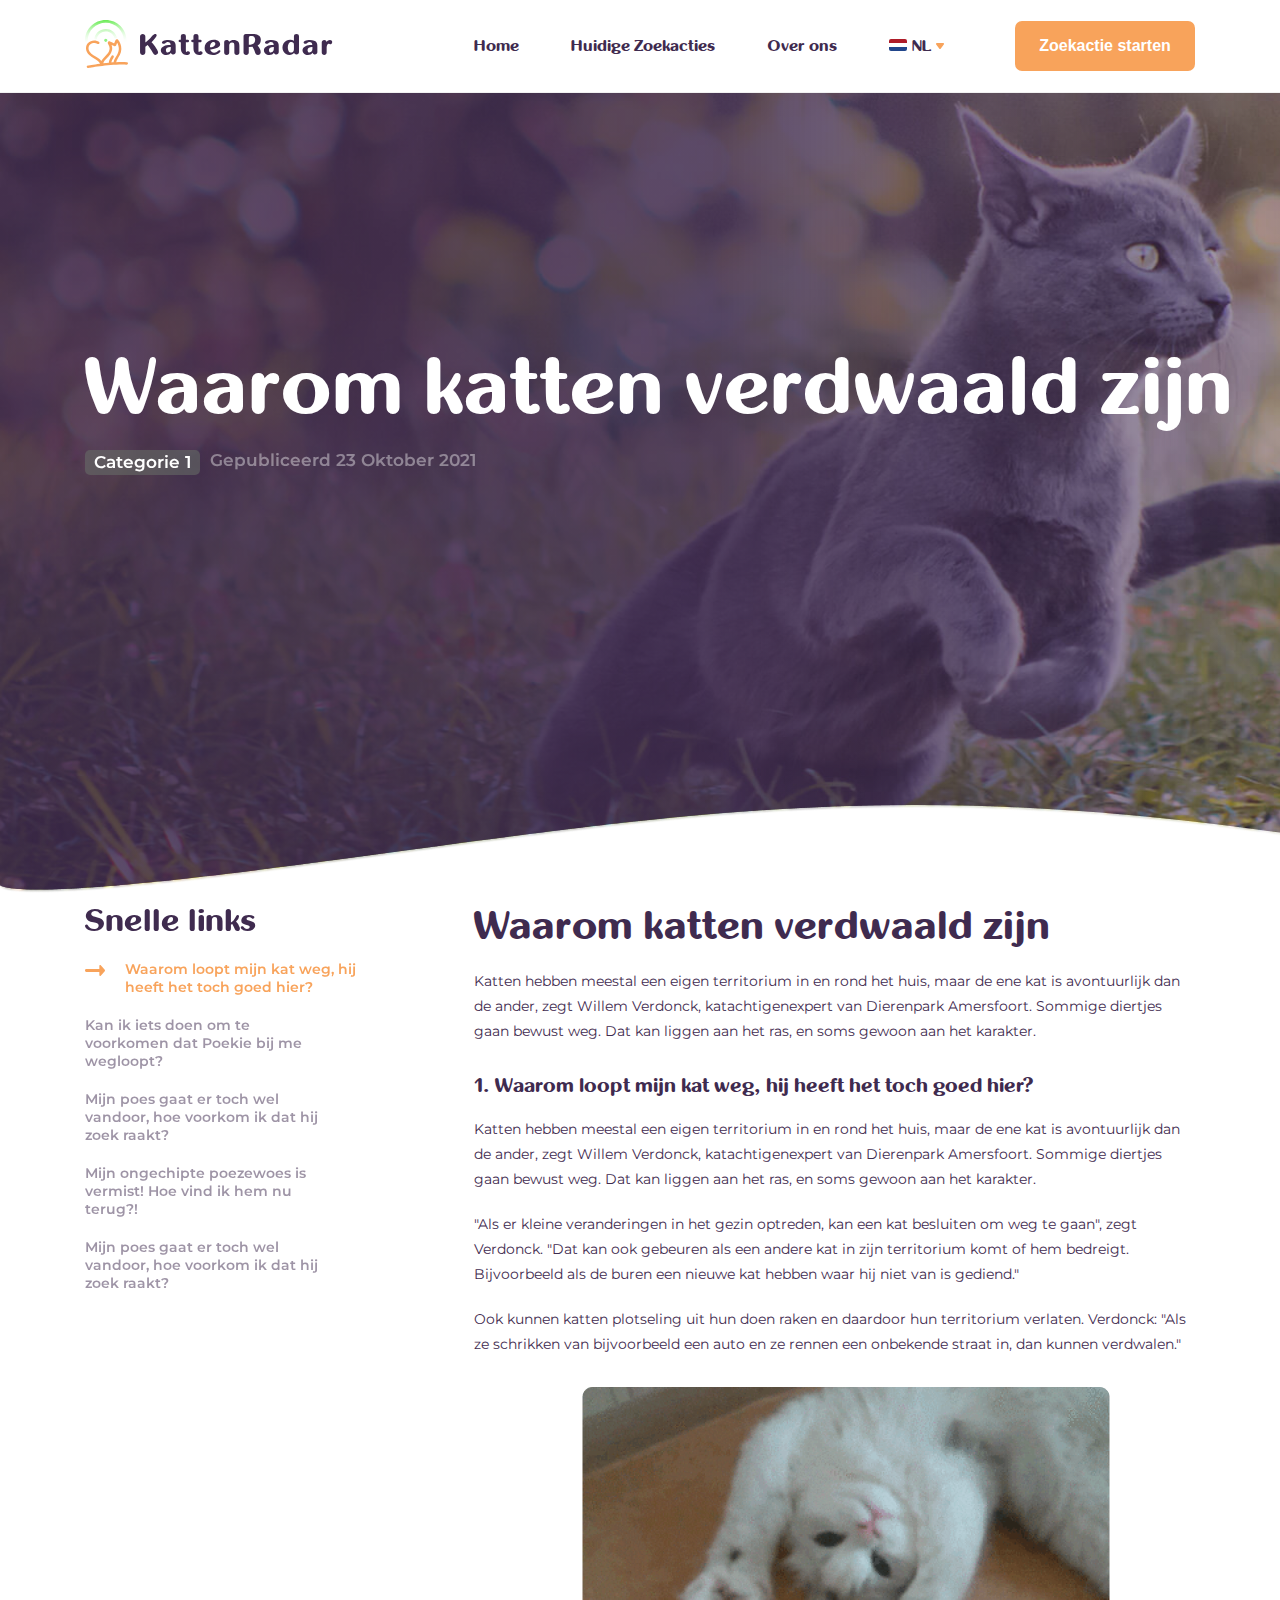
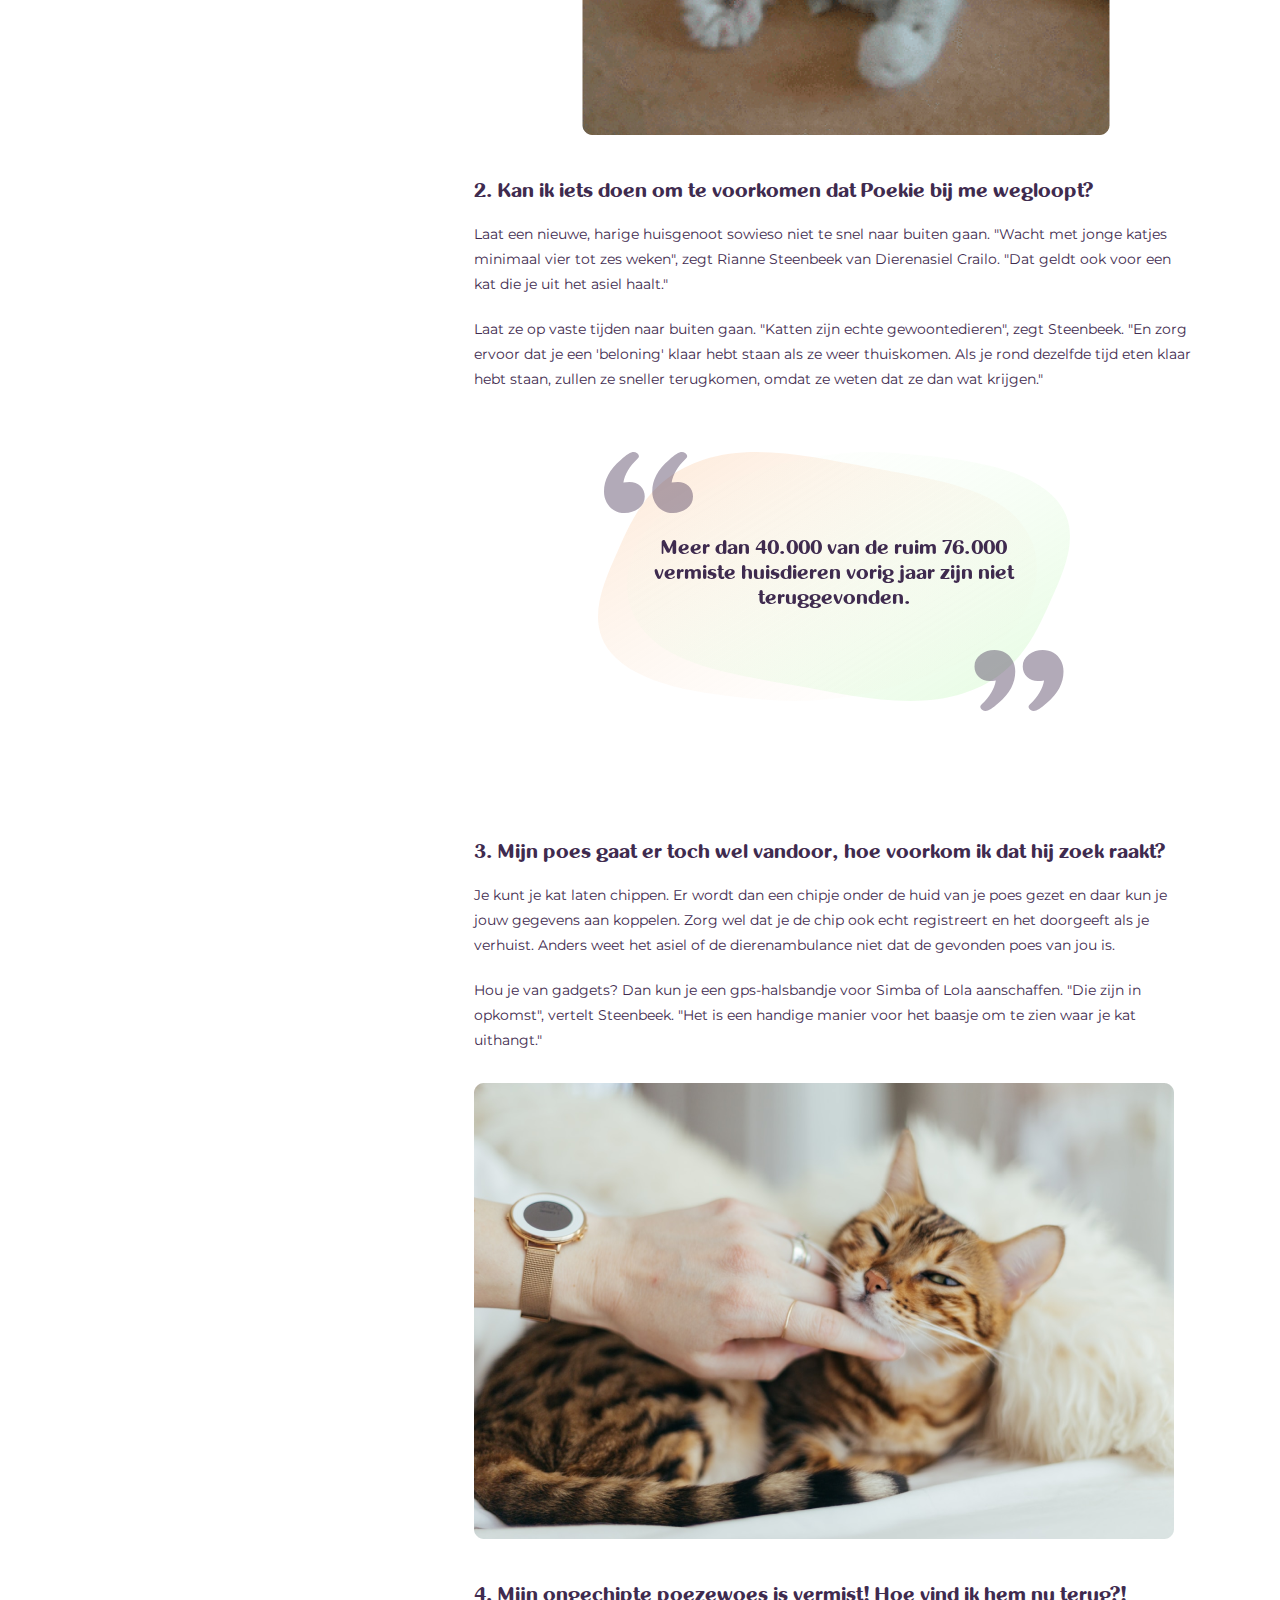
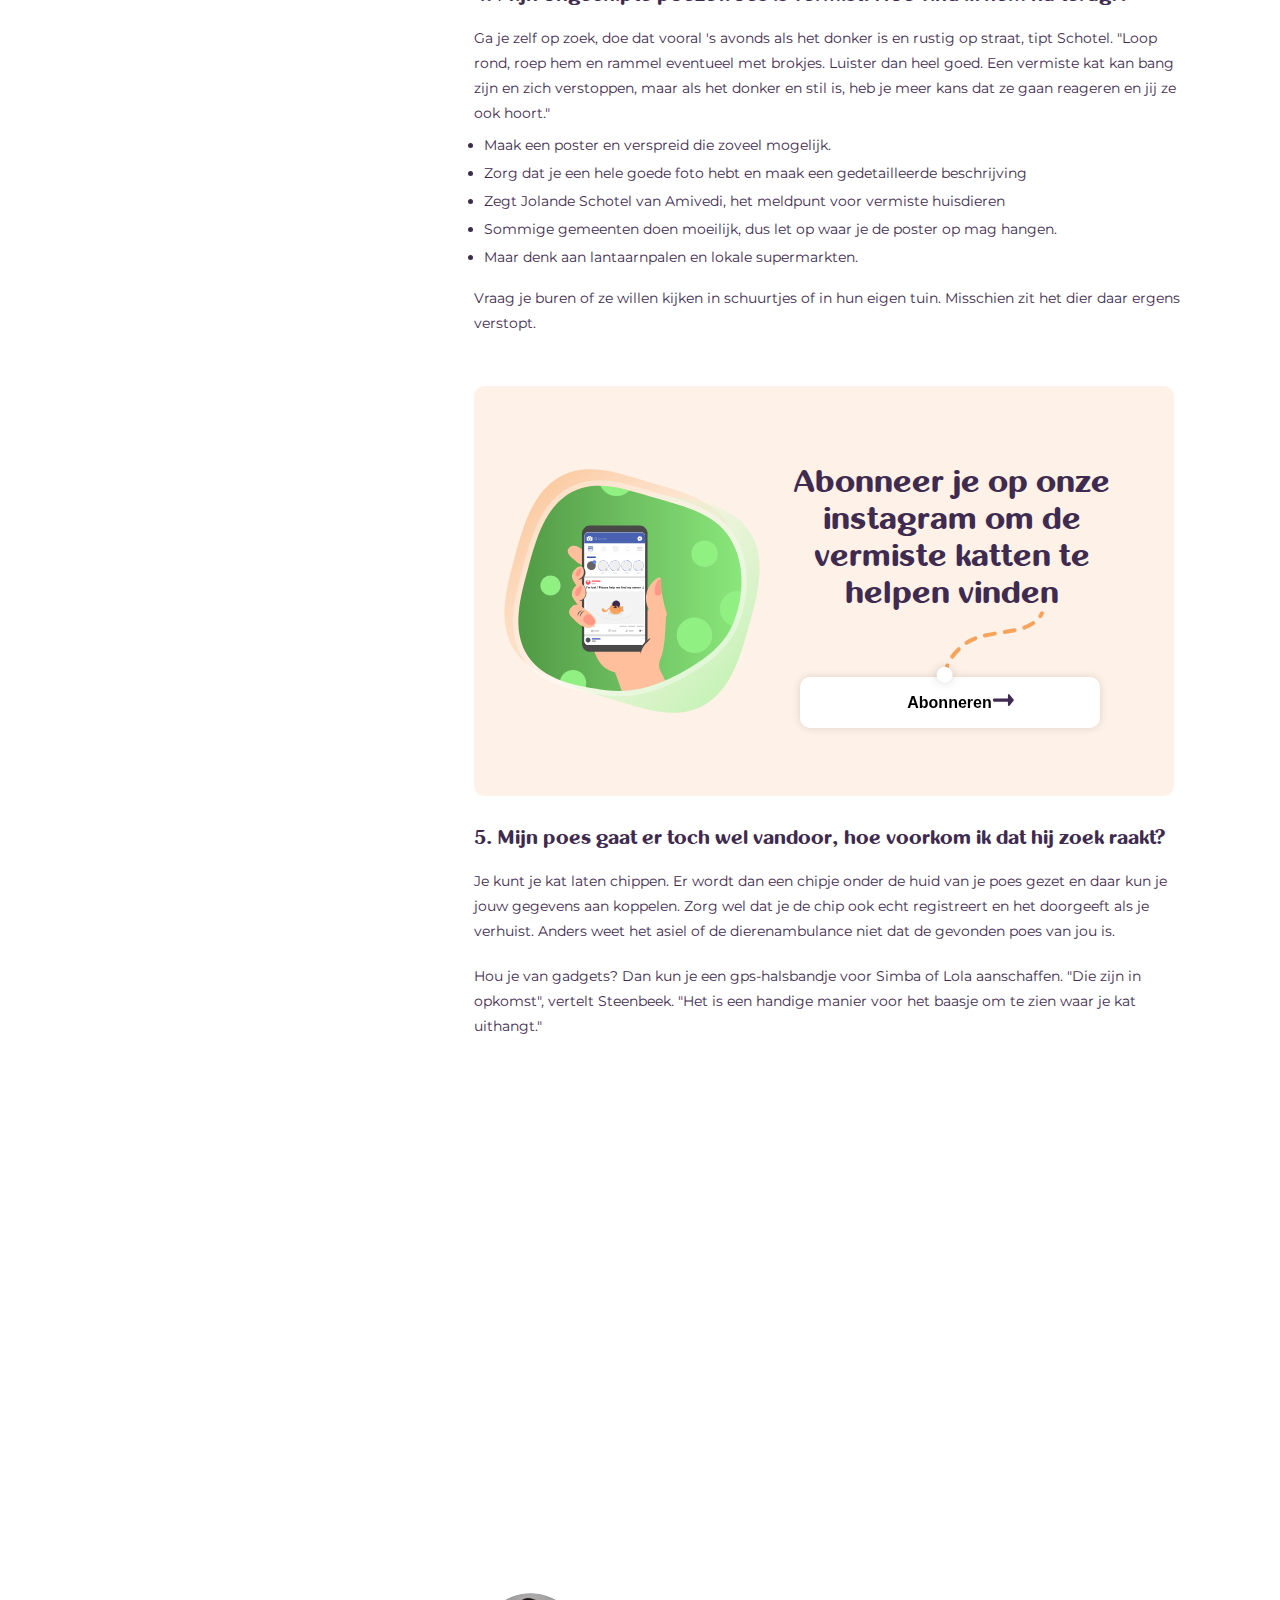
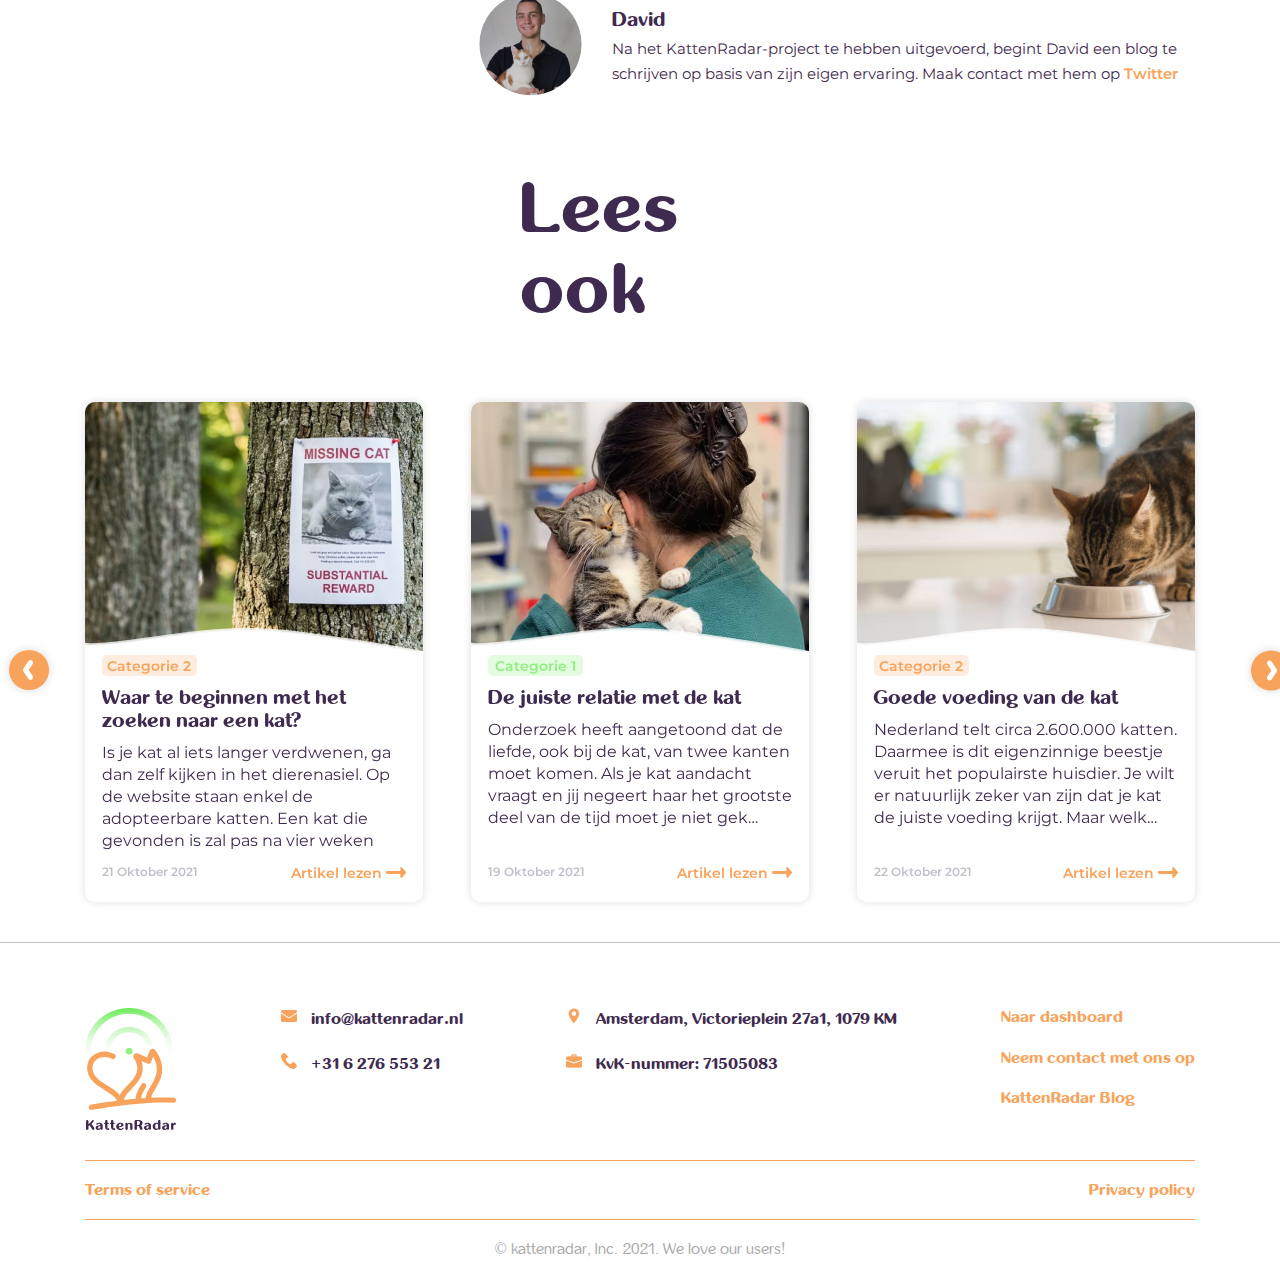
<file: blog_page.html>
<!DOCTYPE html>
<html lang="en">

<head>
    <meta charset="UTF-8">
    <meta http-equiv="X-UA-Compatible" content="IE=edge">
    <meta name="viewport" content="width=device-width, initial-scale=1.0">
    <title>KattenRadar - Homepage</title>
    <link rel="preconnect" href="https://fonts.googleapis.com">
    <link rel="preconnect" href="https://fonts.gstatic.com" crossorigin>
    <link href="https://fonts.googleapis.com/css2?family=Montserrat:wght@300;400;500;600;900&display=swap" rel="stylesheet">
    <link rel="stylesheet" href="style/default_styles.css">
    <link rel="stylesheet" href="style/inner_styles.css">
</head>

<body>
    <!-- STICKY HEADER -->
    <div class="sticky__container">
        <div class="header" id="sticky__header">
            <ul>
                <li>
                    <a href="#"> <img src="img/logotype.svg" alt="Logotype"></a>
                </li>
                <li>
                    <ul class="header__menu_list">
                        <li>
                            <a href="/home">Home</a>
                        </li>
                        <li>
                            <a href="/searches">Huidige Zoekacties</a>
                        </li>
                        <li>
                            <a href="/about">Over ons</a>
                        </li>
                        <li class="lang__wrapper" id="sticky__lang__wrapper">
                            <div class="header__current_lang">
                                <div><img class="icon__flag" id="icon__flag_sticky" src="img/icons/flag_dutch.svg" alt="Flag"><span id="language_sticky">NL</span><img class="header__down" src="img/icons/header_down.svg" alt="Down"></div>
                            </div>
                            <div class="header__lang">
                                <div><img class="icon__flag" id="Dutch" src="img/icons/flag_dutch.svg" alt="Flag"> NL
                                </div>
                                <div><img class="icon__flag" id="English" src="img/icons/flag_eng.svg" alt="Flag"> EN
                                </div>
                                <div><img class="icon__flag" id="Deutsch" src="img/icons/flag_deu.svg" alt="Flag"> DE
                                </div>
                            </div>
                        </li>
                    </ul>
                </li>
                <li>
                    <button class="header__start_search">Zoekactie starten</button>
                </li>
            </ul>
        </div>
    </div>
    <!-- STICKY HEADER END -->
    <div class="blur__wrapper">
        <!-- HEADER -->
        <div class="header default_header">
            <ul>
                <li>
                    <a href="#"> <img src="img/logotype.svg" alt="Logotype"></a>
                </li>
                <li>
                    <ul class="header__menu_list">
                        <li>
                            <a href="/home">Home</a>
                        </li>
                        <li>
                            <a href="/searches">Huidige Zoekacties</a>
                        </li>
                        <li>
                            <a href="/about">Over ons</a>
                        </li>
                        <li class="lang__wrapper">
                            <div class="header__current_lang">
                                <div><img class="icon__flag" id="icon__flag" src="img/icons/flag_dutch.svg" alt="Flag"><span id="language">NL</span><img class="header__down" src="img/icons/header_down.svg" alt="Down"></div>
                            </div>
                            <div class="header__lang">
                                <div><img class="icon__flag" id="Dutch" src="img/icons/flag_dutch.svg" alt="Flag"> NL
                                </div>
                                <div><img class="icon__flag" id="English" src="img/icons/flag_eng.svg" alt="Flag"> EN
                                </div>
                                <div><img class="icon__flag" id="Deutsch" src="img/icons/flag_deu.svg" alt="Flag"> DE
                                </div>
                            </div>
                        </li>
                    </ul>
                </li>
                <li>
                    <button class="header__start_search">Zoekactie starten</button>
                </li>
            </ul>
        </div>
        <!-- HEADER END -->
        <!-- MOBILE HEADER -->
        <div class="mb__header">
            <div class="mb__header_top">
                <img src="img/logotype.svg" alt="Logotype">
                <div class="mb__header_icons">
                    <a href="#"><img src="img/icon_facebook.svg" alt="Facebook"></a>
                    <a href="#"><img src="img/icon_insta.svg" alt="Instagram"></a>
                </div>
                <div class="mb__header_lang">
                    <img class="mb__header_icon" src="img/icons/flag_dutch.svg" alt="Mobile Lang">
                    <p><img src="img/icons/down.svg" alt="Mobile Lang Down"></p>
                </div>
            </div>
            <div class="mb__header_menu">
                <a href="#" class="header__menu_active">Home</a>
                <a href="#">Huidige Zoekacties</a>
                <a href="#">Over ons</a>
            </div>
            <div class="mb__header_language">
                <div class="mb__header_block" id="lang_Dutch">
                    <img src="img/icons/flag_dutch.svg" id="image__Dutch" alt="Lang">
                    <p>NL</p>
                </div>
                <div class="mb__header_block" id="lang_English">
                    <img src="img/icons/flag_eng.svg" id="image__English" alt="Lang">
                    <p>EN</p>
                </div>
                <div class="mb__header_block" id="lang_Deutsch">
                    <img src="img/icons/flag_deu.svg" id="image__Deutsch" alt="Lang">
                    <p>DE</p>
                </div>
            </div>
        </div>
        <!-- MOBILE HEADER END -->

        <!-- MOBILE STICKY HEADER -->
        <div class="mb__header mb__header_sticky">
            <div class="mb__header_top">
                <img src="img/logotype.svg" alt="Logotype">
                <div class="mb__header_icons">
                    <a href="#"><img src="img/icon_facebook.svg" alt="Facebook"></a>
                    <a href="#"><img src="img/icon_insta.svg" alt="Instagram"></a>
                </div>
                <div class="mb__header_lang">
                    <img src="img/mb_lang.svg" alt="Mobile Lang">
                </div>
            </div>
            <div class="mb__header_menu">
                <a href="#">Home</a>
                <a href="#">Huidige Zoekacties</a>
                <a href="#">Over ons</a>
            </div>
            <button class="mb__sticky_header_button">Meteen zoekactie starten</button>
        </div>
        <!-- MOBILE HEADER END -->

        <!-- BLOG CONTENT -->

        <!-- HEADER -->
        <section class="blog_page">
            <div class="header_main">

                <div class="header_background">

                    <!-- MAIN IMAGE -->
                    <img src="img/blog/blog_page/header_photo.png" alt="">
                    <!-- MAIN IMAGE END-->

                </div>

                <div class="header_gradient"><img src="img/blog/blog_page/gradient.svg" alt=""></div>
            </div>
            <div class="blog__container">
                <div class="header_main_contents">

                    <!-- HEADER TEXT -->
                    <h1>Waarom katten verdwaald zijn</h1>
                    <!-- HEADER TEXT END -->

                    <div class="header_contents_subtitle">
                        <h1>Categorie 1</h1>
                        <p>Gepubliceerd 23 Oktober 2021</p>
                    </div>
                </div>
            </div>
        </section>
        <!-- HEADER END -->


        <section class="blog_page_content">
            <div class="blog__container">
                <div class="page_blocks">
                    <div class="quik_links">
                        <div class="blog__navigation_wrapper">
                            <h1>Snelle links</h1>
                            <!-- BLOG NAVIGATION -->
                            <div class="blog__navigation__links">

                            </div>
                            <!-- BLOG NAVIGATION END -->
                        </div>
                    </div>
                    <div class="page_info">

                        <!--  HEADER TEXT -->
                        <h1>Waarom katten verdwaald zijn</h1>
                        <!--  HEADER END -->

                        <!-- PARAGRAPH -->
                        <p>Katten hebben meestal een eigen territorium in en rond het huis, maar de ene kat is avontuurlijk dan de ander, zegt Willem Verdonck, katachtigenexpert van Dierenpark Amersfoort. Sommige diertjes gaan bewust weg. Dat kan liggen
                            aan het ras, en soms gewoon aan het karakter. </p>
                        <!-- PARAGRAPH  END -->

                        <!-- SUBTITLE -->
                        <h2>1. Waarom loopt mijn kat weg, hij heeft het toch goed hier?</h2>
                        <!-- SUBTITLE END -->


                        <p>Katten hebben meestal een eigen territorium in en rond het huis, maar de ene kat is avontuurlijk dan de ander, zegt Willem Verdonck, katachtigenexpert van Dierenpark Amersfoort. Sommige diertjes gaan bewust weg. Dat kan liggen
                            aan het ras, en soms gewoon aan het karakter.
                        </p>
                        <p>"Als er kleine veranderingen in het gezin optreden, kan een kat besluiten om weg te gaan", zegt Verdonck. "Dat kan ook gebeuren als een andere kat in zijn territorium komt of hem bedreigt. Bijvoorbeeld als de buren een nieuwe kat
                            hebben waar hij niet van is gediend."</p>
                        <p>Ook kunnen katten plotseling uit hun doen raken en daardoor hun territorium verlaten. Verdonck: "Als ze schrikken van bijvoorbeeld een auto en ze rennen een onbekende straat in, dan kunnen verdwalen."
                        </p>

                        <!-- SMALL IMAGE -->
                        <div class="blog__small_image">
                            <img src="img/blog/blog_page/title_1.png" alt="Blog Small Image">
                        </div>
                        <!-- SMALL IMAGE END -->

                        <h2>2. Kan ik iets doen om te voorkomen dat Poekie bij me wegloopt?
                        </h2>
                        <p>Laat een nieuwe, harige huisgenoot sowieso niet te snel naar buiten gaan. "Wacht met jonge katjes minimaal vier tot zes weken", zegt Rianne Steenbeek van Dierenasiel Crailo. "Dat geldt ook voor een kat die je uit het asiel haalt."
                        </p>
                        <p>Laat ze op vaste tijden naar buiten gaan. "Katten zijn echte gewoontedieren", zegt Steenbeek. "En zorg ervoor dat je een 'beloning' klaar hebt staan als ze weer thuiskomen. Als je rond dezelfde tijd eten klaar hebt staan, zullen
                            ze sneller terugkomen, omdat ze weten dat ze dan wat krijgen."
                        </p>

                        <!-- QUOTE -->
                        <div class="quote">
                            <img src="img/blog/blog_page/quote.svg" alt="quote">
                            <p class="quote__text">Meer dan 40.000 van de ruim 76.000 vermiste huisdieren vorig jaar zijn niet teruggevonden.</p>
                        </div>
                        <!-- QUOTE END -->

                        <h2>3. Mijn poes gaat er toch wel vandoor, hoe voorkom ik dat hij zoek raakt?
                        </h2>
                        <p>Je kunt je kat laten chippen. Er wordt dan een chipje onder de huid van je poes gezet en daar kun je jouw gegevens aan koppelen. Zorg wel dat je de chip ook echt registreert en het doorgeeft als je verhuist. Anders weet het asiel
                            of de dierenambulance niet dat de gevonden poes van jou is.
                        </p>
                        <p>Hou je van gadgets? Dan kun je een gps-halsbandje voor Simba of Lola aanschaffen. "Die zijn in opkomst", vertelt Steenbeek. "Het is een handige manier voor het baasje om te zien waar je kat uithangt."
                        </p>

                        <!-- BIG IMAGE -->
                        <div class="big__image">
                            <img src="img/blog/blog_page/title_3.png" alt="Blog Image">
                        </div>
                        <!-- BIG IMAGE END -->

                        <h2>4. Mijn ongechipte poezewoes is vermist! Hoe vind ik hem nu terug?!
                        </h2>
                        <p>Ga je zelf op zoek, doe dat vooral 's avonds als het donker is en rustig op straat, tipt Schotel. "Loop rond, roep hem en rammel eventueel met brokjes. Luister dan heel goed. Een vermiste kat kan bang zijn en zich verstoppen, maar
                            als het donker en stil is, heb je meer kans dat ze gaan reageren en jij ze ook hoort."
                        </p>
                        <li>Maak een poster en verspreid die zoveel mogelijk.</li>
                        <li>Zorg dat je een hele goede foto hebt en maak een gedetailleerde beschrijving</li>
                        <li>Zegt Jolande Schotel van Amivedi, het meldpunt voor vermiste huisdieren</li>
                        <li>Sommige gemeenten doen moeilijk, dus let op waar je de poster op mag hangen.</li>
                        <li>Maar denk aan lantaarnpalen en lokale supermarkten.</li>
                        <p>Vraag je buren of ze willen kijken in schuurtjes of in hun eigen tuin. Misschien zit het dier daar ergens verstopt.</p>

                        <!-- CTA ELEMENT -->
                        <div class="cta">
                            <img src="img/blog/blog_page/cta.svg" alt="CTA">
                            <div class="cta__content">
                                <p>Abonneer je op onze instagram om de vermiste katten te helpen vinden</p>
                                <div class="cta__content_line">
                                    <img src="img/blog/blog_page/cta_line.svg" alt="CTA LINE">
                                </div>
                                <a href="#"><button class="cta__button">Abonneren
                                        <img src="img/homepage/button-right.svg" alt="Right">
                                    </button>
                                </a>
                            </div>
                        </div>
                        <!-- CTA ELEMENT END -->


                        <h2>5. Mijn poes gaat er toch wel vandoor, hoe voorkom ik dat hij zoek raakt?
                        </h2>
                        <p>Je kunt je kat laten chippen. Er wordt dan een chipje onder de huid van je poes gezet en daar kun je jouw gegevens aan koppelen. Zorg wel dat je de chip ook echt registreert en het doorgeeft als je verhuist. Anders weet het asiel
                            of de dierenambulance niet dat de gevonden poes van jou is.
                        </p>
                        <p>Hou je van gadgets? Dan kun je een gps-halsbandje voor Simba of Lola aanschaffen. "Die zijn in opkomst", vertelt Steenbeek. "Het is een handige manier voor het baasje om te zien waar je kat uithangt."
                        </p>

                        <!-- BLOG VIDEO -->
                        <div class="blog__video">

                            <!-- IFRAME CODE HERE -->
                            <iframe width="560" height="315" src="https://www.youtube.com/embed/RrwJaUiU6mE" title="YouTube video player" frameborder="0" allow="accelerometer; autoplay; clipboard-write; encrypted-media; gyroscope; picture-in-picture" allowfullscreen></iframe>
                            <!-- IFRAME CODE HERE END-->

                        </div>
                        <!-- BLOG VIDEO END -->

                        <!-- AUTHOR -->
                        <div class="blog__author">
                            <div>
                                <img src="img/blog/blog_page/twitter_david.png" alt="Author">
                            </div>
                            <div>
                                <h3>David</h3>
                                <h4>Na het KattenRadar-project te hebben uitgevoerd, begint David een blog te schrijven op basis van zijn eigen ervaring. Maak contact met hem op <a href="#">Twitter</a>
                                </h4>
                            </div>
                        </div>
                        <!-- AUTHOR END -->
                    </div>
                </div>
        </section>
        <section class="blog_page_slider">
            <div class="blog__container">
                <div class="read_also_plot">
                    <h1>Lees ook</h1>
                </div>
                <div class="read_also_slider">
                    <div class="blog__block">
                        <img src="img/blog/cat 1.png" alt="">
                        <div class="blog__block_contents">
                            <p class="categorie_2">Categorie 2</p>
                            <h1>Waar te beginnen met het zoeken naar een kat?</h1>
                            <p class="blog__block_subtitle">Is je kat al iets langer verdwenen, ga dan zelf kijken in het dierenasiel. Op de website staan enkel de adopteerbare katten. Een kat die gevonden is zal pas na vier weken</p>
                            <div>
                                <p class="blog__block_date">21 Oktober 2021</p>
                                <a href="#">Artikel lezen <img src="img/blog/arrow.svg" alt=""> </a>
                            </div>
                        </div>
                    </div>
                    <div class="blog__block">
                        <img src="img/blog/cat 2.png" alt="">
                        <div class="blog__block_contents">
                            <p class="categorie_1">Categorie 1</p>
                            <h1>De juiste relatie met de kat</h1>
                            <p class="blog__block_subtitle">Onderzoek heeft aangetoond dat de liefde, ook bij de kat, van twee kanten moet komen. Als je kat aandacht vraagt en jij negeert haar het grootste deel van de tijd moet je niet gek staan te kijken als je kat</p>
                            <div>
                                <p class="blog__block_date">19 Oktober 2021</p>
                                <a href="#">Artikel lezen <img src="img/blog/arrow.svg" alt=""></a>
                            </div>
                        </div>
                    </div>
                    <div class="blog__block">
                        <img src="img/blog/cat 3.png" alt="">
                        <div class="blog__block_contents">
                            <p class="categorie_2">Categorie 2</p>
                            <h1>Goede voeding van de kat</h1>
                            <p class="blog__block_subtitle">Nederland telt circa 2.600.000 katten. Daarmee is dit eigenzinnige beestje veruit het populairste huisdier. Je wilt er natuurlijk zeker van zijn dat je kat de juiste voeding krijgt. Maar welk voer is goed?</p>
                            <div>
                                <p class="blog__block_date">22 Oktober 2021</p>
                                <a href="#">Artikel lezen <img src="img/blog/arrow.svg" alt=""> </a>
                            </div>
                        </div>
                    </div>
                </div>
            </div>
            <div class="slider_buttom">
                <div class="slider_buttom_left">
                    <img src="img/blog/blog_page/button_left.svg" alt="">
                </div>
                <div class="slider_buttom_right">
                    <img src="img/blog/blog_page/button_right.svg" alt="">
                </div>
            </div>
        </section>
        <!-- FOOTER -->

        <footer>
            <div class="container">
                <div class="footer__info">
                    <img src="img/footer_logo.svg" alt="Footer Logo">
                    <div class="footer__info_adress">
                        <div>
                            <img src="img/icons/email.svg" alt="email">
                            <span><a href="mailto:info@kattenradar.nl" class="phone">info@kattenradar.nl</a></span>
                        </div>
                        <div>
                            <img src="img/icons/phone.svg" alt="phone">
                            <span><a class="phone" href="tel:+31627655321">+31 6 276 553 21</a></span>
                        </div>
                    </div>
                    <div class="footer__info_adress">
                        <div>
                            <img src="img/icons/map_footer.svg" alt="map">
                            <span>Amsterdam, Victorieplein 27a1, 1079 KM</span>
                        </div>
                        <div>
                            <img src="img/icons/bag.svg" alt="bag">
                            <span>KvK-nummer: 71505083</span>
                        </div>
                    </div>
                    <div class="footer__info_links">
                        <p class="footer_dashboard">Naar dashboard</p>
                        <p class="footer_contact" href="#">Neem contact met ons op</p>
                        <a href="#">KattenRadar Blog</a>
                    </div>
                </div>
                <div class="footer_links">
                    <a href="#">Terms of service</a>
                    <a href="#">Privacy policy</a>
                </div>
                <p class="footer_bottom_text">© kattenradar, Inc. 2021. We love our users!</p>
            </div>
        </footer>
        <!-- MOBILE FOOTER -->
        <div class="mb_footer">
            <div class="mb__footer_header">
                <a href="#">Contact opnemen</a>
                <a href="#">Naar dashboard</a>
            </div>
            <div class="mb__footer_info">
                <div class="footer__info_adress">
                    <div>
                        <img src="img/icons/email.svg" alt="email">
                        <span><a href="mailto:info@kattenradar.nl" class="phone">info@kattenradar.nl</a></span>
                    </div>
                    <div>
                        <img src="img/icons/phone.svg" alt="phone">
                        <span><a class="phone" href="tel:+31627655321">+31 6 276 553 21</a></span>
                    </div>
                </div>
                <div class="footer__info_adress">
                    <div>
                        <img src="img/icons/map_footer.svg" alt="map">
                        <span>Amsterdam, Victorieplein 27a1, 1079 KM</span>
                    </div>
                    <div>
                        <img src="img/icons/bag.svg" alt="bag">
                        <span>KvK-nummer: 71505083</span>
                    </div>
                </div>
            </div>
            <div class="mb__footer_foot">
                <a href="#">Privacy policy</a>
                <a href="#">Blog</a>
                <a href="#">Terms of service</a>
            </div>
            <hr class="mb__footer_line">
            <p class="mb__footer_text">© kattenradar, Inc. 2021. We love our users!</p>
        </div>
        </div>
        <!-- FEEDBACK -->
        <div class="feedback">
        </div>
        <div class="feedback__popup">
            <div class="feedback_close">
                <img class="popup_close" src="img/homepage/close.svg" alt="Close">
            </div>
            <p>Neem contact op</p>
            <div class="feedback__form">
                <div class="feedback__form_block">
                    <p>Email <span> *</span></p>
                    <input type="email" id="form__email" placeholder="Email">
                </div>
                <div class="feedback__form_block">
                    <p>Telefoon</p>
                    <input type="phone" id="form__phone" placeholder="Telefoonnummer (optioneel)">
                </div>
            </div>
            <div class="feedback__textarea">
                <p>Bericht</p>
                <textarea name="message" id="message"></textarea>
            </div>
            <input type="hidden" name="token" value="" id="token">
            <p class="form__send_status">Your message has been successfully sent!</p>
            <button class="feedback__send" class="g-recaptcha" data-sitekey="6LdBDO4dAAAAAHksjb-qcwb7j-Ke3cEJwkBgIF4C" data-callback='onSubmit' data-action='submitForm'>Versturen</button>
            <p class="feedback__capcha_info">This site is protected by reCAPTCHA and the Google
                <a href="https://policies.google.com/privacy">Privacy Policy</a> and
                <a href="https://policies.google.com/terms">Terms of Service</a> apply.
            </p>
        </div>
        <!-- DASHBOARD POPUP -->
        <div class="dashboard__popup">
            <div class="feedback_close">
                <img class="popup_close" src="img/homepage/close.svg" alt="Close">
            </div>
            <div class="dashboard__popup_start">
                <p class="dashboard__title">To dashboard</p>
                <p class="dashboard__desc">Je kunt het dashboard van de zoekactie openen door op 'naar dashboard' te klikken in de emails van KattenRadar.</p>
                <p class="dashboard__desc" style="opacity: 0.6;">Kan je het niet vinden? Vul hier je email of telefoonnummer in, en wij sturen je de link nogmaals toe.</p>

                <input type="email" name="email" id="dashboardEmail" placeholder="Email of telefoonnummer">
                <button id="dashboard__send">Ontvang link naar dashboard</button>
            </div>
            <div class="dashboard__popup_done" style="display: none;">
                <p class="dashboard__title">Success!</p>
                <p class="dashboard__desc">We hebben je de nieuwe link gestuurd, check je e-mail</p>
                <button class="dashboard__top_button">Naar startpagina</button>
            </div>

            <div class="dashboard__popup_failed" style="display: none;">
                <p class="dashboard__title">Failed!</p>
                <p class="dashboard__desc">Deze e-mail heeft geen gekoppelde zoekopdrachten.</p>
                <button id="dashboard__failed_repeat">Probeer het opnieuw</button>
                <button class="dashboard__button dashboard__top_button">Naar startpagina</button>
            </div>
        </div>
        <script src="js/jquery-3.6.0.min.js"></script>
        <script src="js/default_script.js"></script>

</body>

</html>
</file>
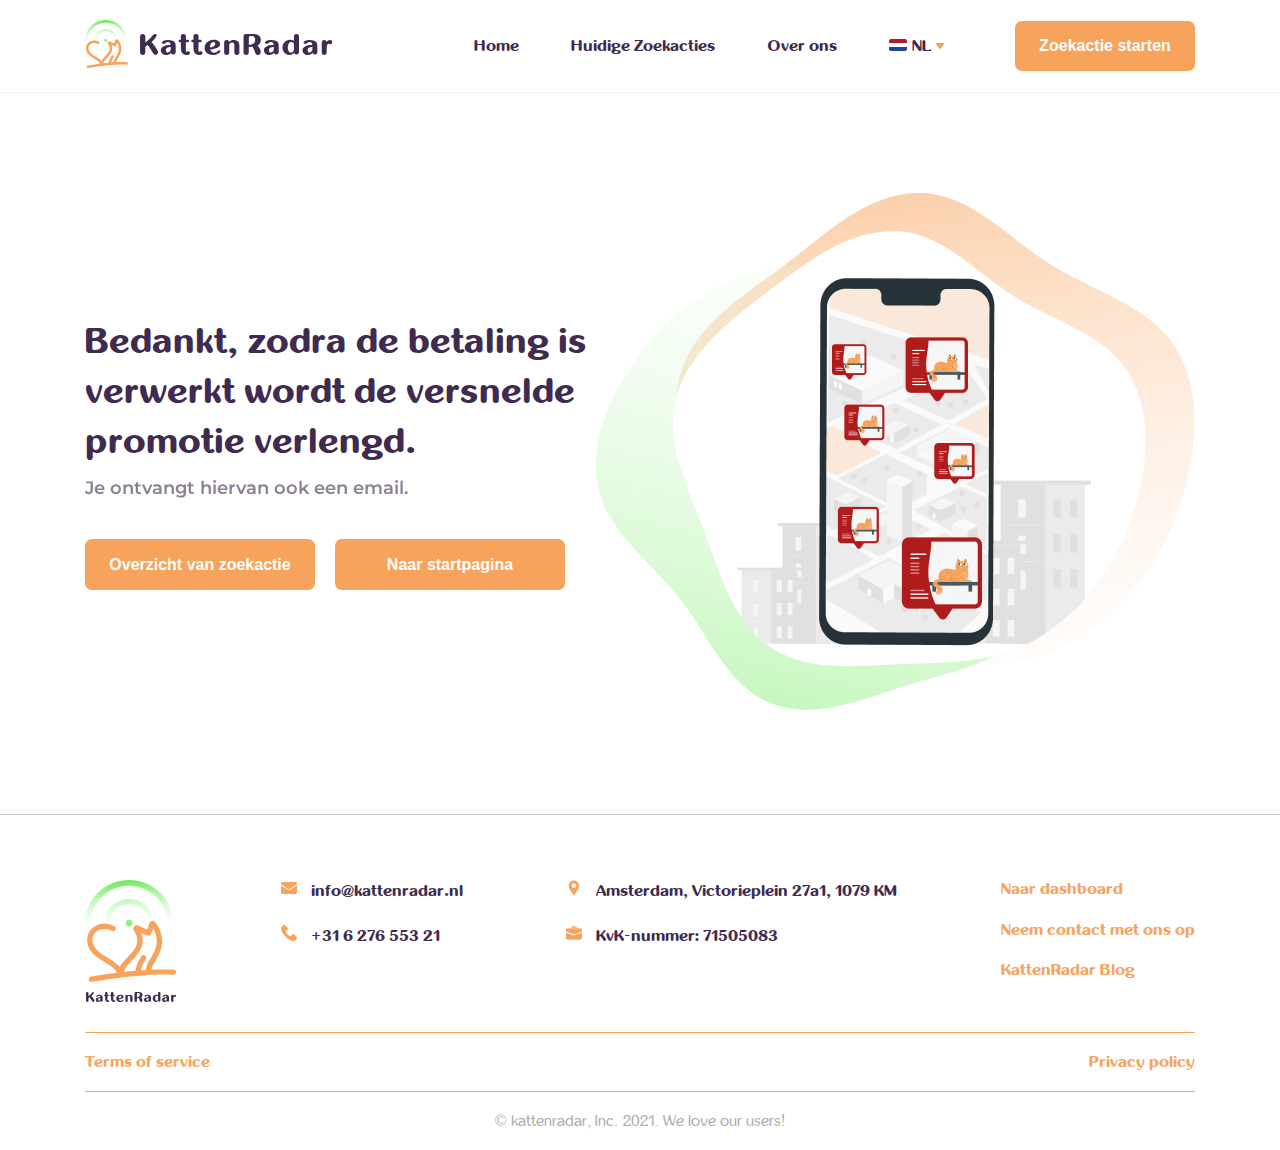
<file: once_payment.html>
<!DOCTYPE html>
<html lang="en">

<head>
    <meta charset="UTF-8">
    <meta http-equiv="X-UA-Compatible" content="IE=edge">
    <meta name="viewport" content="width=device-width, initial-scale=1.0">
    <title>KattenRadar - Homepage</title>
    <link rel="preconnect" href="https://fonts.googleapis.com">
    <link rel="preconnect" href="https://fonts.gstatic.com" crossorigin>
    <link href="https://fonts.googleapis.com/css2?family=Montserrat:wght@300;400;500;600;900&display=swap" rel="stylesheet">
    <link rel="stylesheet" href="style/default_styles.css">
    <link rel="stylesheet" href="style/inner_styles.css">
</head>

<body>
    <!-- STICKY HEADER -->
    <div class="sticky__container">
        <div class="header" id="sticky__header">
            <ul>
                <li>
                    <a href="#"> <img src="img/logotype.svg" alt="Logotype"></a>
                </li>
                <li>
                    <ul class="header__menu_list">
                        <li>
                            <a href="/home">Home</a>
                        </li>
                        <li>
                            <a href="/searches">Huidige Zoekacties</a>
                        </li>
                        <li>
                            <a href="/about">Over ons</a>
                        </li>
                        <li class="lang__wrapper" id="sticky__lang__wrapper">
                            <div class="header__current_lang">
                                <div><img class="icon__flag" id="icon__flag_sticky" src="img/icons/flag_dutch.svg" alt="Flag"><span id="language_sticky">NL</span><img class="header__down" src="img/icons/header_down.svg" alt="Down"></div>
                            </div>
                            <div class="header__lang">
                                <div><img class="icon__flag" id="Dutch" src="img/icons/flag_dutch.svg" alt="Flag"> NL
                                </div>
                                <div><img class="icon__flag" id="English" src="img/icons/flag_eng.svg" alt="Flag"> EN
                                </div>
                                <div><img class="icon__flag" id="Deutsch" src="img/icons/flag_deu.svg" alt="Flag"> DE
                                </div>
                            </div>
                        </li>
                    </ul>
                </li>
                <li>
                    <button class="header__start_search">Zoekactie starten</button>
                </li>
            </ul>
        </div>
    </div>
    <!-- STICKY HEADER END -->
    <div class="blur__wrapper">
        <!-- HEADER -->
        <div class="header default_header">
            <ul>
                <li>
                    <a href="#"> <img src="img/logotype.svg" alt="Logotype"></a>
                </li>
                <li>
                    <ul class="header__menu_list">
                        <li>
                            <a href="/home">Home</a>
                        </li>
                        <li>
                            <a href="/searches">Huidige Zoekacties</a>
                        </li>
                        <li>
                            <a href="/about">Over ons</a>
                        </li>
                        <li class="lang__wrapper">
                            <div class="header__current_lang">
                                <div><img class="icon__flag" id="icon__flag" src="img/icons/flag_dutch.svg" alt="Flag"><span id="language">NL</span><img class="header__down" src="img/icons/header_down.svg" alt="Down"></div>
                            </div>
                            <div class="header__lang">
                                <div><img class="icon__flag" id="Dutch" src="img/icons/flag_dutch.svg" alt="Flag"> NL
                                </div>
                                <div><img class="icon__flag" id="English" src="img/icons/flag_eng.svg" alt="Flag"> EN
                                </div>
                                <div><img class="icon__flag" id="Deutsch" src="img/icons/flag_deu.svg" alt="Flag"> DE
                                </div>
                            </div>
                        </li>
                    </ul>
                </li>
                <li>
                    <button class="header__start_search">Zoekactie starten</button>
                </li>
            </ul>
        </div>
        <!-- HEADER END -->
        <!-- MOBILE HEADER -->
        <div class="mb__header">
            <div class="mb__header_top">
                <img src="img/logotype.svg" alt="Logotype">
                <div class="mb__header_icons">
                    <a href="#"><img src="img/icon_facebook.svg" alt="Facebook"></a>
                    <a href="#"><img src="img/icon_insta.svg" alt="Instagram"></a>
                </div>
                <div class="mb__header_lang">
                    <img class="mb__header_icon" src="img/icons/flag_dutch.svg" alt="Mobile Lang">
                    <p><img src="img/icons/down.svg" alt="Mobile Lang Down"></p>
                </div>
            </div>
            <div class="mb__header_menu">
                <a href="#" class="header__menu_active">Home</a>
                <a href="#">Huidige Zoekacties</a>
                <a href="#">Over ons</a>
            </div>
            <div class="mb__header_language">
                <div class="mb__header_block" id="lang_Dutch">
                    <img src="img/icons/flag_dutch.svg" id="image__Dutch" alt="Lang">
                    <p>NL</p>
                </div>
                <div class="mb__header_block" id="lang_English">
                    <img src="img/icons/flag_eng.svg" id="image__English" alt="Lang">
                    <p>EN</p>
                </div>
                <div class="mb__header_block" id="lang_Deutsch">
                    <img src="img/icons/flag_deu.svg" id="image__Deutsch" alt="Lang">
                    <p>DE</p>
                </div>
            </div>
        </div>
        <!-- MOBILE HEADER END -->

        <!-- MOBILE STICKY HEADER -->
        <div class="mb__header mb__header_sticky">
            <div class="mb__header_top">
                <img src="img/logotype.svg" alt="Logotype">
                <div class="mb__header_icons">
                    <a href="#"><img src="img/icon_facebook.svg" alt="Facebook"></a>
                    <a href="#"><img src="img/icon_insta.svg" alt="Instagram"></a>
                </div>
                <div class="mb__header_lang">
                    <img src="img/mb_lang.svg" alt="Mobile Lang">
                </div>
            </div>
            <div class="mb__header_menu">
                <a href="#">Home</a>
                <a href="#">Huidige Zoekacties</a>
                <a href="#">Over ons</a>
            </div>
            <button class="mb__sticky_header_button">Meteen zoekactie starten</button>
        </div>
        <!-- MOBILE HEADER END -->

        <!-- ТУТ ПИШЕШ КОД -->
        <section class="once_payment">
            <div class="blog__container">
                <div class="once_contents">
                    <div class="once_body">
                        <h1>Bedankt, zodra de betaling is verwerkt wordt de versnelde promotie verlengd.</h1>
                        <p>Je ontvangt hiervan ook een email.</p>
                        <div>
                            <button>Overzicht van zoekactie</button>
                            <button>Naar startpagina</button>
                        </div>
                    </div>
                    <div>
                        <img src="img/once_payment.png" alt="">
                    </div>
                </div>
            </div>
        </section>
        <!-- FOOTER -->

        <footer>
            <div class="container">
                <div class="footer__info">
                    <img src="img/footer_logo.svg" alt="Footer Logo">
                    <div class="footer__info_adress">
                        <div>
                            <img src="img/icons/email.svg" alt="email">
                            <span><a href="mailto:info@kattenradar.nl" class="phone">info@kattenradar.nl</a></span>
                        </div>
                        <div>
                            <img src="img/icons/phone.svg" alt="phone">
                            <span><a class="phone" href="tel:+31627655321">+31 6 276 553 21</a></span>
                        </div>
                    </div>
                    <div class="footer__info_adress">
                        <div>
                            <img src="img/icons/map_footer.svg" alt="map">
                            <span>Amsterdam, Victorieplein 27a1, 1079 KM</span>
                        </div>
                        <div>
                            <img src="img/icons/bag.svg" alt="bag">
                            <span>KvK-nummer: 71505083</span>
                        </div>
                    </div>
                    <div class="footer__info_links">
                        <p class="footer_dashboard">Naar dashboard</p>
                        <p class="footer_contact" href="#">Neem contact met ons op</p>
                        <a href="#">KattenRadar Blog</a>
                    </div>
                </div>
                <div class="footer_links">
                    <a href="#">Terms of service</a>
                    <a href="#">Privacy policy</a>
                </div>
                <p class="footer_bottom_text">© kattenradar, Inc. 2021. We love our users!</p>
            </div>
        </footer>
        <!-- MOBILE FOOTER -->
        <div class="mb_footer">
            <div class="mb__footer_header">
                <a href="#">Contact opnemen</a>
                <a href="#">Naar dashboard</a>
            </div>
            <div class="mb__footer_info">
                <div class="footer__info_adress">
                    <div>
                        <img src="img/icons/email.svg" alt="email">
                        <span><a href="mailto:info@kattenradar.nl" class="phone">info@kattenradar.nl</a></span>
                    </div>
                    <div>
                        <img src="img/icons/phone.svg" alt="phone">
                        <span><a class="phone" href="tel:+31627655321">+31 6 276 553 21</a></span>
                    </div>
                </div>
                <div class="footer__info_adress">
                    <div>
                        <img src="img/icons/map_footer.svg" alt="map">
                        <span>Amsterdam, Victorieplein 27a1, 1079 KM</span>
                    </div>
                    <div>
                        <img src="img/icons/bag.svg" alt="bag">
                        <span>KvK-nummer: 71505083</span>
                    </div>
                </div>
            </div>
            <div class="mb__footer_foot">
                <a href="#">Privacy policy</a>
                <a href="#">Blog</a>
                <a href="#">Terms of service</a>
            </div>
            <hr class="mb__footer_line">
            <p class="mb__footer_text">© kattenradar, Inc. 2021. We love our users!</p>
        </div>
    </div>
    <!-- FEEDBACK -->
    <div class="feedback">
    </div>
    <div class="feedback__popup">
        <div class="feedback_close">
            <img class="popup_close" src="img/homepage/close.svg" alt="Close">
        </div>
        <p>Neem contact op</p>
        <div class="feedback__form">
            <div class="feedback__form_block">
                <p>Email <span> *</span></p>
                <input type="email" id="form__email" placeholder="Email">
            </div>
            <div class="feedback__form_block">
                <p>Telefoon</p>
                <input type="phone" id="form__phone" placeholder="Telefoonnummer (optioneel)">
            </div>
        </div>
        <div class="feedback__textarea">
            <p>Bericht</p>
            <textarea name="message" id="message"></textarea>
        </div>
        <input type="hidden" name="token" value="" id="token">
        <p class="form__send_status">Your message has been successfully sent!</p>
        <button class="feedback__send" class="g-recaptcha" data-sitekey="6LdBDO4dAAAAAHksjb-qcwb7j-Ke3cEJwkBgIF4C" data-callback='onSubmit' data-action='submitForm'>Versturen</button>
        <p class="feedback__capcha_info">This site is protected by reCAPTCHA and the Google
            <a href="https://policies.google.com/privacy">Privacy Policy</a> and
            <a href="https://policies.google.com/terms">Terms of Service</a> apply.
        </p>
    </div>
    <!-- DASHBOARD POPUP -->
    <div class="dashboard__popup">
        <div class="feedback_close">
            <img class="popup_close" src="img/homepage/close.svg" alt="Close">
        </div>
        <div class="dashboard__popup_start">
            <p class="dashboard__title">To dashboard</p>
            <p class="dashboard__desc">Je kunt het dashboard van de zoekactie openen door op 'naar dashboard' te klikken in de emails van KattenRadar.</p>
            <p class="dashboard__desc" style="opacity: 0.6;">Kan je het niet vinden? Vul hier je email of telefoonnummer in, en wij sturen je de link nogmaals toe.</p>

            <input type="email" name="email" id="dashboardEmail" placeholder="Email of telefoonnummer">
            <button id="dashboard__send">Ontvang link naar dashboard</button>
        </div>
        <div class="dashboard__popup_done" style="display: none;">
            <p class="dashboard__title">Success!</p>
            <p class="dashboard__desc">We hebben je de nieuwe link gestuurd, check je e-mail</p>
            <button class="dashboard__top_button">Naar startpagina</button>
        </div>

        <div class="dashboard__popup_failed" style="display: none;">
            <p class="dashboard__title">Failed!</p>
            <p class="dashboard__desc">Deze e-mail heeft geen gekoppelde zoekopdrachten.</p>
            <button id="dashboard__failed_repeat">Probeer het opnieuw</button>
            <button class="dashboard__button dashboard__top_button">Naar startpagina</button>
        </div>
    </div>
    <script src="js/jquery-3.6.0.min.js"></script>
    <script src="js/default_script.js"></script>

</body>

</html>
</file>
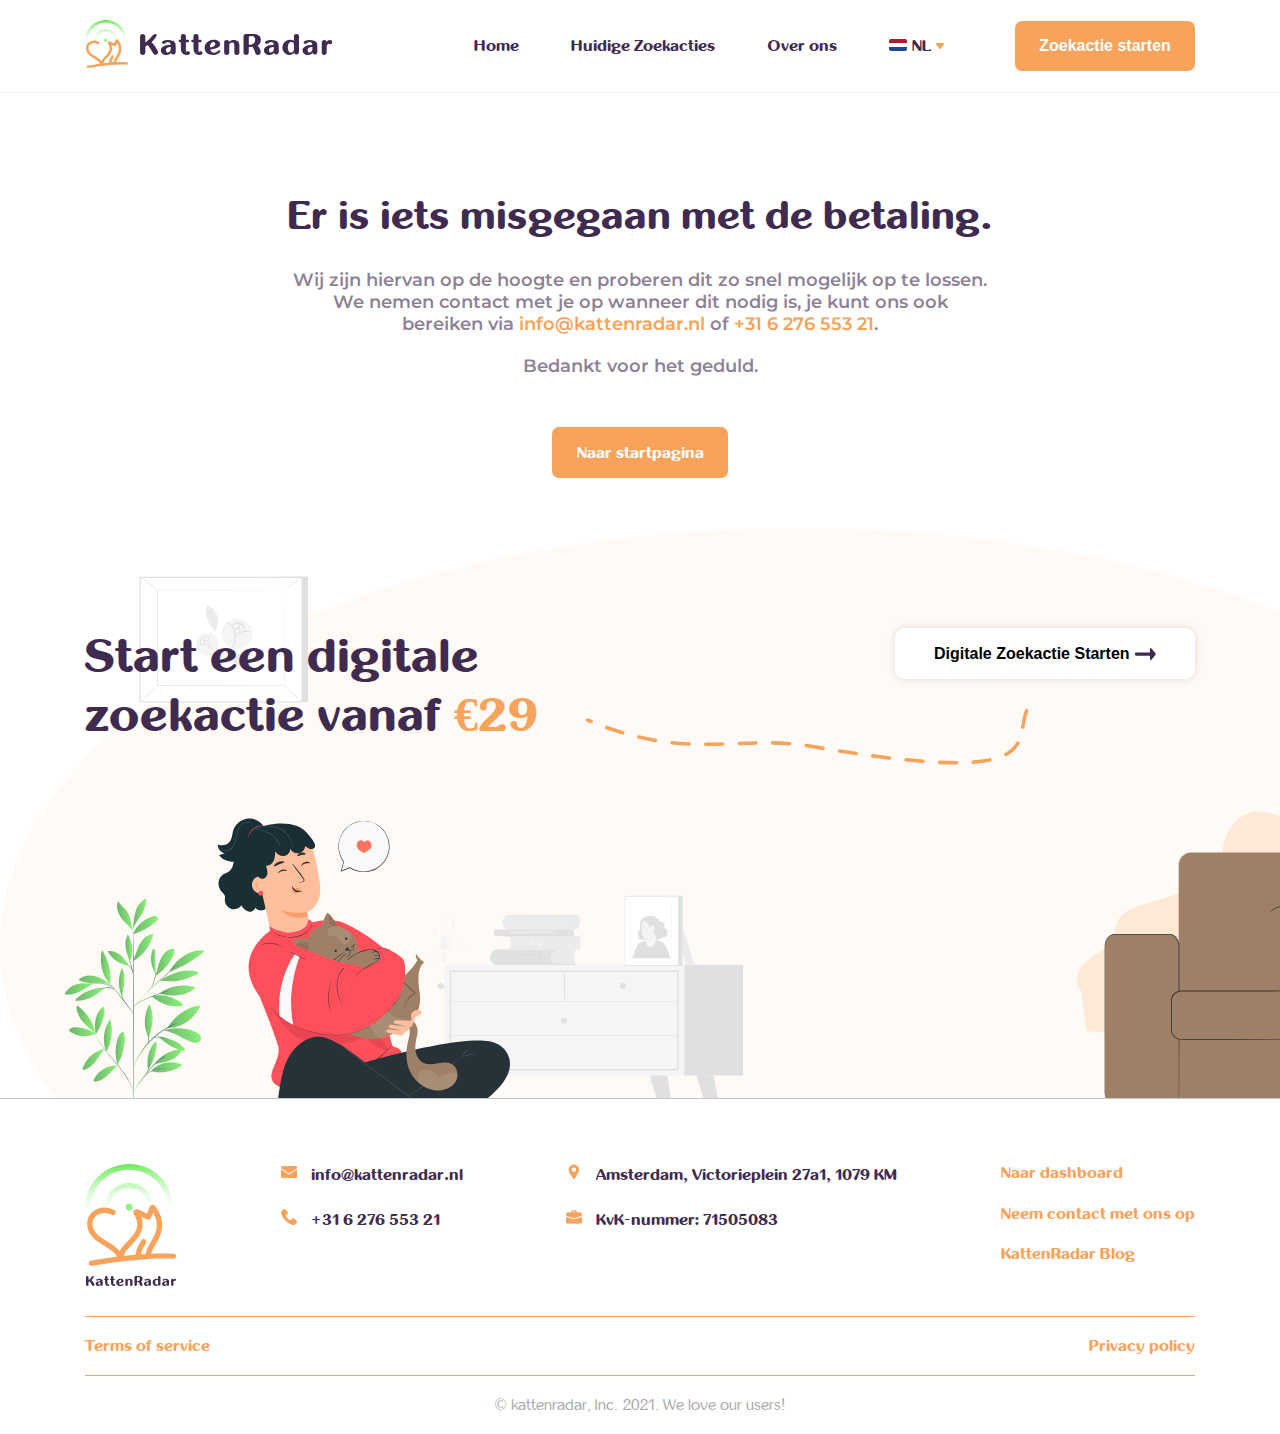
<file: payment_error.html>
<!DOCTYPE html>
<html lang="en">

<head>
    <meta charset="UTF-8">
    <meta http-equiv="X-UA-Compatible" content="IE=edge">
    <meta name="viewport" content="width=device-width, initial-scale=1.0">
    <title>KattenRadar - Homepage</title>
    <link rel="preconnect" href="https://fonts.googleapis.com">
    <link rel="preconnect" href="https://fonts.gstatic.com" crossorigin>
    <link href="https://fonts.googleapis.com/css2?family=Montserrat:wght@300;400;500;600;900&display=swap" rel="stylesheet">
    <link rel="stylesheet" href="style/default_styles.css">
    <link rel="stylesheet" href="style/inner_styles.css">
</head>

<body>
    <!-- STICKY HEADER -->
    <div class="sticky__container">
        <div class="header" id="sticky__header">
            <ul>
                <li>
                    <a href="#"> <img src="img/logotype.svg" alt="Logotype"></a>
                </li>
                <li>
                    <ul class="header__menu_list">
                        <li>
                            <a href="/home">Home</a>
                        </li>
                        <li>
                            <a href="/searches">Huidige Zoekacties</a>
                        </li>
                        <li>
                            <a href="/about">Over ons</a>
                        </li>
                        <li class="lang__wrapper" id="sticky__lang__wrapper">
                            <div class="header__current_lang">
                                <div><img class="icon__flag" id="icon__flag_sticky" src="img/icons/flag_dutch.svg" alt="Flag"><span id="language_sticky">NL</span><img class="header__down" src="img/icons/header_down.svg" alt="Down"></div>
                            </div>
                            <div class="header__lang">
                                <div><img class="icon__flag" id="Dutch" src="img/icons/flag_dutch.svg" alt="Flag"> NL
                                </div>
                                <div><img class="icon__flag" id="English" src="img/icons/flag_eng.svg" alt="Flag"> EN
                                </div>
                                <div><img class="icon__flag" id="Deutsch" src="img/icons/flag_deu.svg" alt="Flag"> DE
                                </div>
                            </div>
                        </li>
                    </ul>
                </li>
                <li>
                    <button class="header__start_search">Zoekactie starten</button>
                </li>
            </ul>
        </div>
    </div>
    <!-- STICKY HEADER END -->
    <div class="blur__wrapper">
        <!-- HEADER -->
        <div class="header default_header">
            <ul>
                <li>
                    <a href="#"> <img src="img/logotype.svg" alt="Logotype"></a>
                </li>
                <li>
                    <ul class="header__menu_list">
                        <li>
                            <a href="/home">Home</a>
                        </li>
                        <li>
                            <a href="/searches">Huidige Zoekacties</a>
                        </li>
                        <li>
                            <a href="/about">Over ons</a>
                        </li>
                        <li class="lang__wrapper">
                            <div class="header__current_lang">
                                <div><img class="icon__flag" id="icon__flag" src="img/icons/flag_dutch.svg" alt="Flag"><span id="language">NL</span><img class="header__down" src="img/icons/header_down.svg" alt="Down"></div>
                            </div>
                            <div class="header__lang">
                                <div><img class="icon__flag" id="Dutch" src="img/icons/flag_dutch.svg" alt="Flag"> NL
                                </div>
                                <div><img class="icon__flag" id="English" src="img/icons/flag_eng.svg" alt="Flag"> EN
                                </div>
                                <div><img class="icon__flag" id="Deutsch" src="img/icons/flag_deu.svg" alt="Flag"> DE
                                </div>
                            </div>
                        </li>
                    </ul>
                </li>
                <li>
                    <button class="header__start_search">Zoekactie starten</button>
                </li>
            </ul>
        </div>
        <!-- HEADER END -->
        <!-- MOBILE HEADER -->
        <div class="mb__header">
            <div class="mb__header_top">
                <img src="img/logotype.svg" alt="Logotype">
                <div class="mb__header_icons">
                    <a href="#"><img src="img/icon_facebook.svg" alt="Facebook"></a>
                    <a href="#"><img src="img/icon_insta.svg" alt="Instagram"></a>
                </div>
                <div class="mb__header_lang">
                    <img class="mb__header_icon" src="img/icons/flag_dutch.svg" alt="Mobile Lang">
                    <p><img src="img/icons/down.svg" alt="Mobile Lang Down"></p>
                </div>
            </div>
            <div class="mb__header_menu">
                <a href="#" class="header__menu_active">Home</a>
                <a href="#">Huidige Zoekacties</a>
                <a href="#">Over ons</a>
            </div>
            <div class="mb__header_language">
                <div class="mb__header_block" id="lang_Dutch">
                    <img src="img/icons/flag_dutch.svg" id="image__Dutch" alt="Lang">
                    <p>NL</p>
                </div>
                <div class="mb__header_block" id="lang_English">
                    <img src="img/icons/flag_eng.svg" id="image__English" alt="Lang">
                    <p>EN</p>
                </div>
                <div class="mb__header_block" id="lang_Deutsch">
                    <img src="img/icons/flag_deu.svg" id="image__Deutsch" alt="Lang">
                    <p>DE</p>
                </div>
            </div>
        </div>
        <!-- MOBILE HEADER END -->

        <!-- MOBILE STICKY HEADER -->
        <div class="mb__header mb__header_sticky">
            <div class="mb__header_top">
                <img src="img/logotype.svg" alt="Logotype">
                <div class="mb__header_icons">
                    <a href="#"><img src="img/icon_facebook.svg" alt="Facebook"></a>
                    <a href="#"><img src="img/icon_insta.svg" alt="Instagram"></a>
                </div>
                <div class="mb__header_lang">
                    <img src="img/mb_lang.svg" alt="Mobile Lang">
                </div>
            </div>
            <div class="mb__header_menu">
                <a href="#">Home</a>
                <a href="#">Huidige Zoekacties</a>
                <a href="#">Over ons</a>
            </div>
            <button class="mb__sticky_header_button">Meteen zoekactie starten</button>
        </div>
        <!-- MOBILE HEADER END -->


        <section class="receive">
            <div class="blog__container">
                <div class="receive_contents">
                    <h1>Er is iets misgegaan met de betaling.</h1>
                    <p>Wij zijn hiervan op de hoogte en proberen dit zo snel mogelijk op te lossen.
                    </p>
                    <p>We nemen contact met je op wanneer dit nodig is, je kunt ons ook </p>
                    <p>bereiken via <a href="#">info@kattenradar.nl</a> of <a href="#">+31 6 276 553 21</a>.</p>
                    <p style="margin-top: 20px ;">Bedankt voor het geduld.</p>
                    <button>Naar startpagina</button>
                </div>

            </div>
        </section>

        <!-- PRE-FOOTER -->

        <section class="prefooter">
            <div class="prefooter__body">
                <div class="container">
                    <div class="prefooter__body_text">
                        <p class="prefooter_body_left">Start een digitale zoekactie vanaf <span>€29</span></p>
                        <img class="prefooter_line" src="img/homepage/prefooter_line.svg" alt="Line">
                        <button class="prefooter__button">Digitale Zoekactie Starten <img
                        src="img/homepage/button-right.svg" alt="Right"></button>
                    </div>
                </div>
            </div>
        </section>

        <!-- PRE-FOOTER END -->
        <!-- FOOTER -->

        <footer>
            <div class="container">
                <div class="footer__info">
                    <img src="img/footer_logo.svg" alt="Footer Logo">
                    <div class="footer__info_adress">
                        <div>
                            <img src="img/icons/email.svg" alt="email">
                            <span><a href="mailto:info@kattenradar.nl" class="phone">info@kattenradar.nl</a></span>
                        </div>
                        <div>
                            <img src="img/icons/phone.svg" alt="phone">
                            <span><a class="phone" href="tel:+31627655321">+31 6 276 553 21</a></span>
                        </div>
                    </div>
                    <div class="footer__info_adress">
                        <div>
                            <img src="img/icons/map_footer.svg" alt="map">
                            <span>Amsterdam, Victorieplein 27a1, 1079 KM</span>
                        </div>
                        <div>
                            <img src="img/icons/bag.svg" alt="bag">
                            <span>KvK-nummer: 71505083</span>
                        </div>
                    </div>
                    <div class="footer__info_links">
                        <p class="footer_dashboard">Naar dashboard</p>
                        <p class="footer_contact" href="#">Neem contact met ons op</p>
                        <a href="#">KattenRadar Blog</a>
                    </div>
                </div>
                <div class="footer_links">
                    <a href="#">Terms of service</a>
                    <a href="#">Privacy policy</a>
                </div>
                <p class="footer_bottom_text">© kattenradar, Inc. 2021. We love our users!</p>
            </div>
        </footer>
        <!-- MOBILE FOOTER -->
        <div class="mb_footer">
            <div class="mb__footer_header">
                <a href="#">Contact opnemen</a>
                <a href="#">Naar dashboard</a>
            </div>
            <div class="mb__footer_info">
                <div class="footer__info_adress">
                    <div>
                        <img src="img/icons/email.svg" alt="email">
                        <span><a href="mailto:info@kattenradar.nl" class="phone">info@kattenradar.nl</a></span>
                    </div>
                    <div>
                        <img src="img/icons/phone.svg" alt="phone">
                        <span><a class="phone" href="tel:+31627655321">+31 6 276 553 21</a></span>
                    </div>
                </div>
                <div class="footer__info_adress">
                    <div>
                        <img src="img/icons/map_footer.svg" alt="map">
                        <span>Amsterdam, Victorieplein 27a1, 1079 KM</span>
                    </div>
                    <div>
                        <img src="img/icons/bag.svg" alt="bag">
                        <span>KvK-nummer: 71505083</span>
                    </div>
                </div>
            </div>
            <div class="mb__footer_foot">
                <a href="#">Privacy policy</a>
                <a href="#">Blog</a>
                <a href="#">Terms of service</a>
            </div>
            <hr class="mb__footer_line">
            <p class="mb__footer_text">© kattenradar, Inc. 2021. We love our users!</p>
        </div>
    </div>
    <!-- FEEDBACK -->
    <div class="feedback">
    </div>
    <div class="feedback__popup">
        <div class="feedback_close">
            <img class="popup_close" src="img/homepage/close.svg" alt="Close">
        </div>
        <p>Neem contact op</p>
        <div class="feedback__form">
            <div class="feedback__form_block">
                <p>Email <span> *</span></p>
                <input type="email" id="form__email" placeholder="Email">
            </div>
            <div class="feedback__form_block">
                <p>Telefoon</p>
                <input type="phone" id="form__phone" placeholder="Telefoonnummer (optioneel)">
            </div>
        </div>
        <div class="feedback__textarea">
            <p>Bericht</p>
            <textarea name="message" id="message"></textarea>
        </div>
        <input type="hidden" name="token" value="" id="token">
        <p class="form__send_status">Your message has been successfully sent!</p>
        <button class="feedback__send" class="g-recaptcha" data-sitekey="6LdBDO4dAAAAAHksjb-qcwb7j-Ke3cEJwkBgIF4C" data-callback='onSubmit' data-action='submitForm'>Versturen</button>
        <p class="feedback__capcha_info">This site is protected by reCAPTCHA and the Google
            <a href="https://policies.google.com/privacy">Privacy Policy</a> and
            <a href="https://policies.google.com/terms">Terms of Service</a> apply.
        </p>
    </div>
    <!-- DASHBOARD POPUP -->
    <div class="dashboard__popup">
        <div class="feedback_close">
            <img class="popup_close" src="img/homepage/close.svg" alt="Close">
        </div>
        <div class="dashboard__popup_start">
            <p class="dashboard__title">To dashboard</p>
            <p class="dashboard__desc">Je kunt het dashboard van de zoekactie openen door op 'naar dashboard' te klikken in de emails van KattenRadar.</p>
            <p class="dashboard__desc" style="opacity: 0.6;">Kan je het niet vinden? Vul hier je email of telefoonnummer in, en wij sturen je de link nogmaals toe.</p>

            <input type="email" name="email" id="dashboardEmail" placeholder="Email of telefoonnummer">
            <button id="dashboard__send">Ontvang link naar dashboard</button>
        </div>
        <div class="dashboard__popup_done" style="display: none;">
            <p class="dashboard__title">Success!</p>
            <p class="dashboard__desc">We hebben je de nieuwe link gestuurd, check je e-mail</p>
            <button class="dashboard__top_button">Naar startpagina</button>
        </div>

        <div class="dashboard__popup_failed" style="display: none;">
            <p class="dashboard__title">Failed!</p>
            <p class="dashboard__desc">Deze e-mail heeft geen gekoppelde zoekopdrachten.</p>
            <button id="dashboard__failed_repeat">Probeer het opnieuw</button>
            <button class="dashboard__button dashboard__top_button">Naar startpagina</button>
        </div>
    </div>
    <script src="js/jquery-3.6.0.min.js"></script>
    <script src="js/default_script.js"></script>

</body>

</html>
</file>
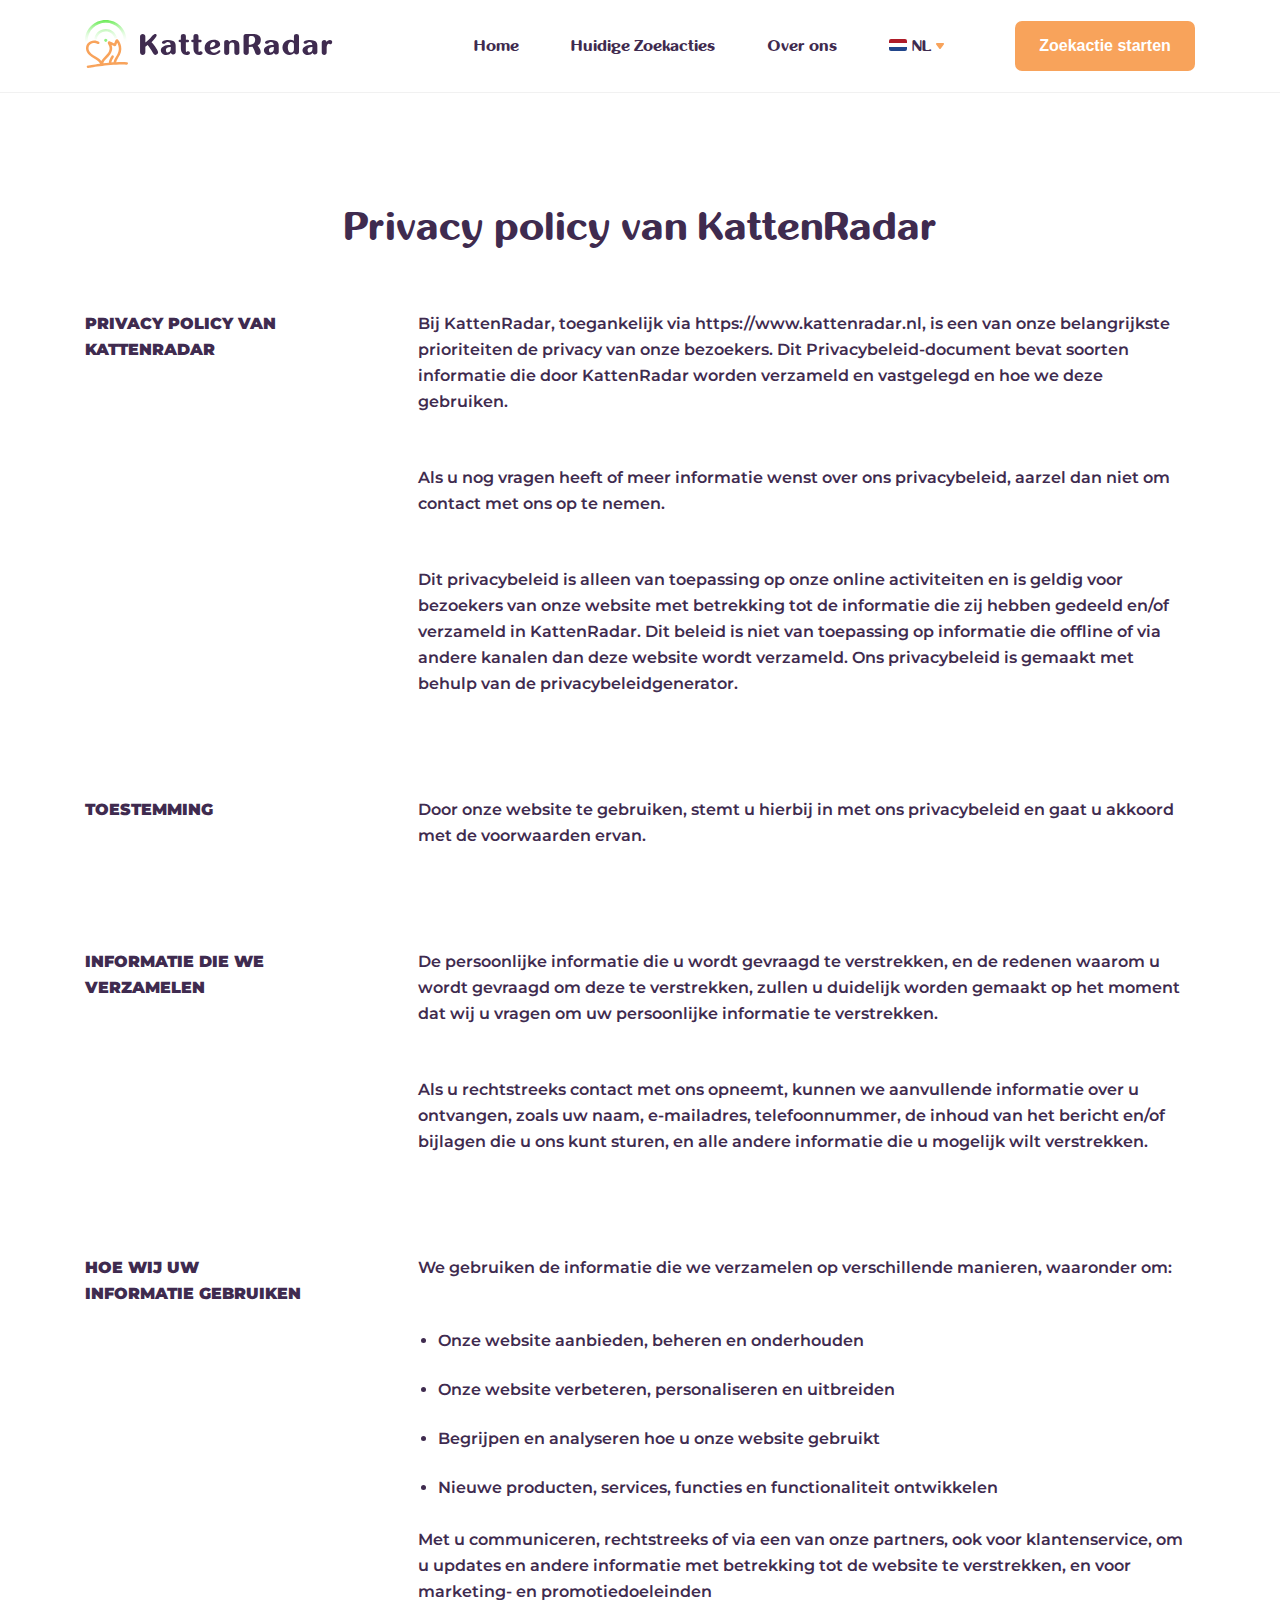
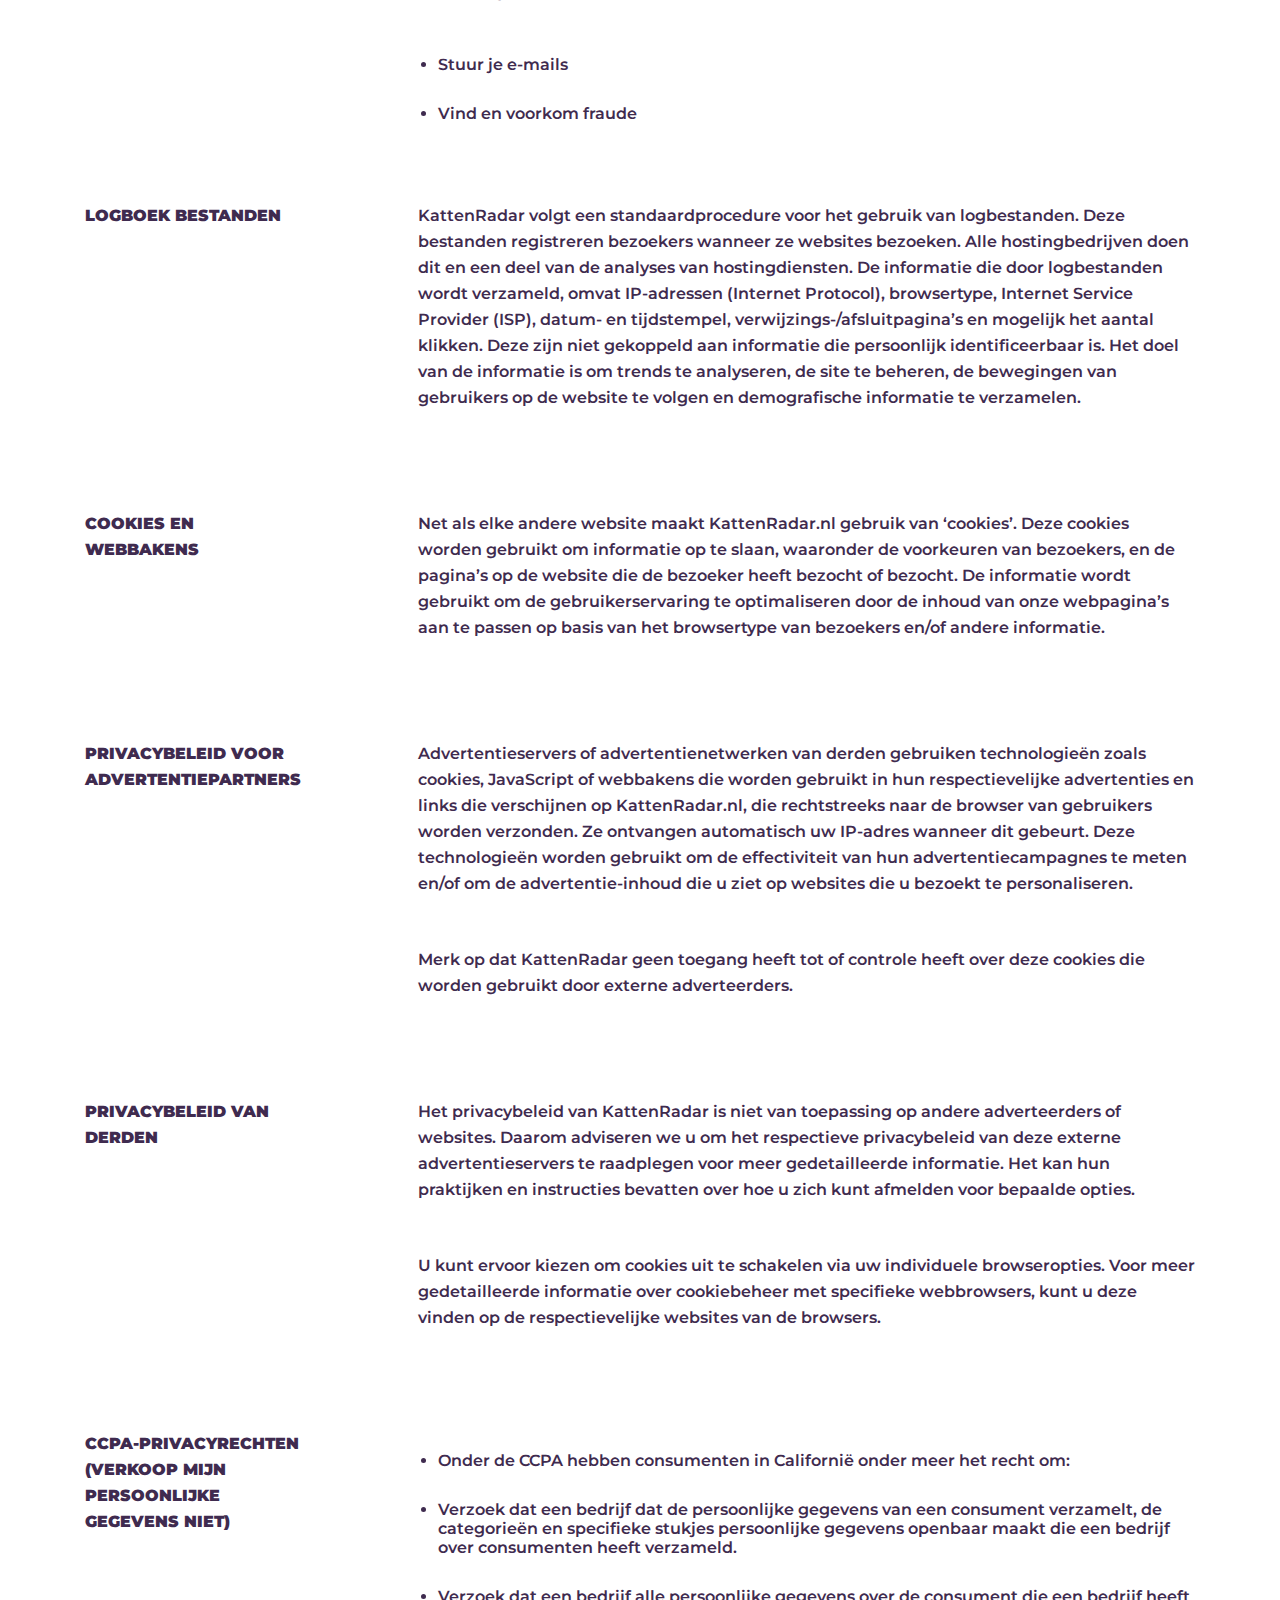
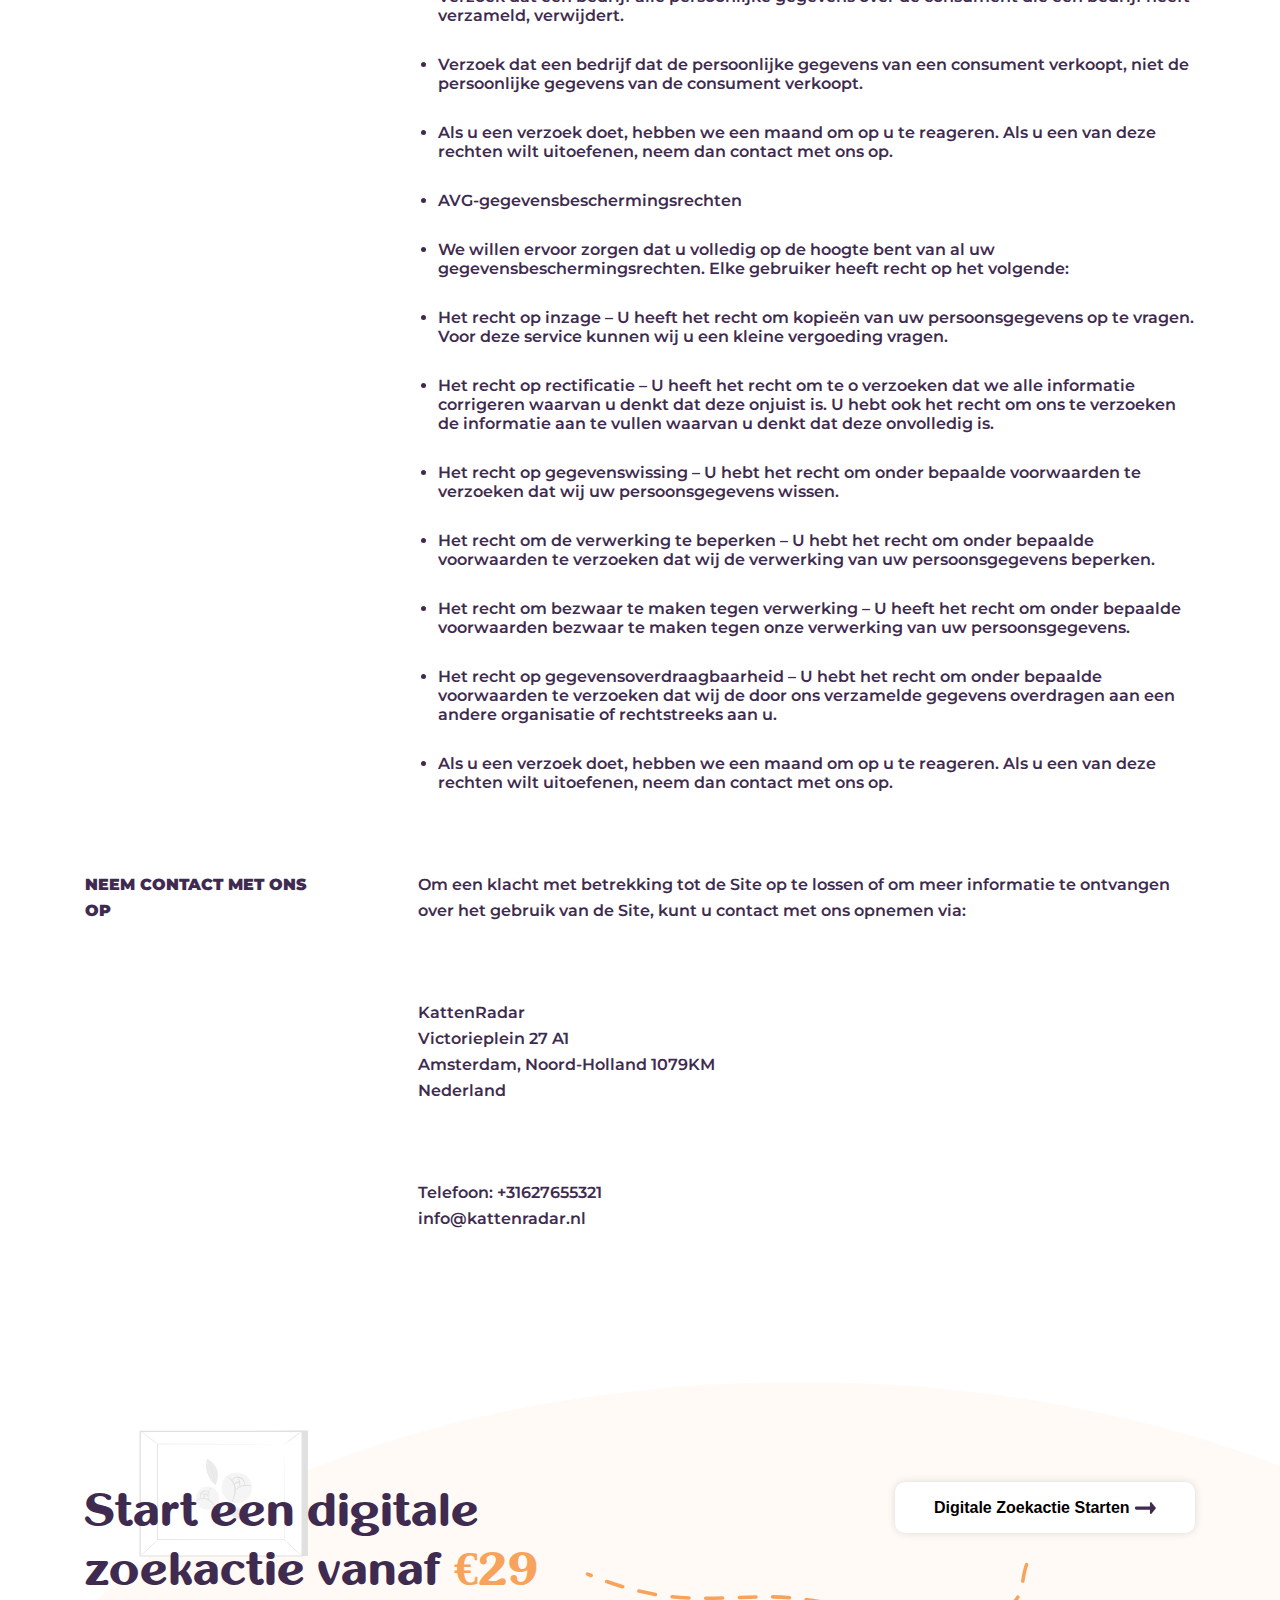
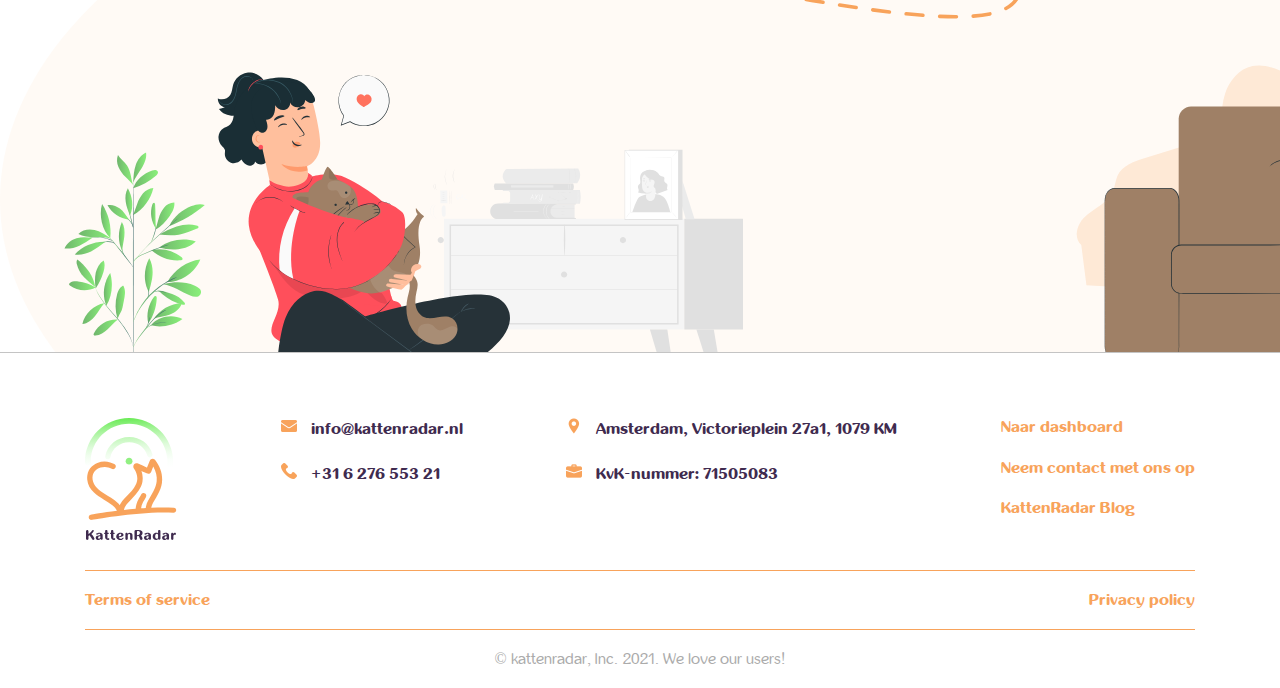
<file: privacy.html>
<!DOCTYPE html>
<html lang="en">

<head>
    <meta charset="UTF-8">
    <meta http-equiv="X-UA-Compatible" content="IE=edge">
    <meta name="viewport" content="width=device-width, initial-scale=1.0">
    <title>KattenRadar - Privacy</title>
    <link rel="preconnect" href="https://fonts.googleapis.com">
    <link rel="preconnect" href="https://fonts.gstatic.com" crossorigin>
    <link href="https://fonts.googleapis.com/css2?family=Montserrat:wght@300;400;500;600;900&display=swap" rel="stylesheet">
    <link rel="stylesheet" href="style/default_styles.css">
    <link rel="stylesheet" href="style/inner_styles.css">
</head>

<body>
    <!-- STICKY HEADER -->
    <div class="sticky__container">
        <div class="header" id="sticky__header">
            <ul>
                <li>
                    <a href="#"> <img src="img/logotype.svg" alt="Logotype"></a>
                </li>
                <li>
                    <ul class="header__menu_list">
                        <li>
                            <a href="/home">Home</a>
                        </li>
                        <li>
                            <a href="/searches">Huidige Zoekacties</a>
                        </li>
                        <li>
                            <a href="/about">Over ons</a>
                        </li>
                        <li class="lang__wrapper" id="sticky__lang__wrapper">
                            <div class="header__current_lang">
                                <div><img class="icon__flag" id="icon__flag_sticky" src="img/icons/flag_dutch.svg" alt="Flag"><span id="language_sticky">NL</span><img class="header__down" src="img/icons/header_down.svg" alt="Down"></div>
                            </div>
                            <div class="header__lang">
                                <div><img class="icon__flag" id="Dutch" src="img/icons/flag_dutch.svg" alt="Flag"> NL
                                </div>
                                <div><img class="icon__flag" id="English" src="img/icons/flag_eng.svg" alt="Flag"> EN
                                </div>
                                <div><img class="icon__flag" id="Deutsch" src="img/icons/flag_deu.svg" alt="Flag"> DE
                                </div>
                            </div>
                        </li>
                    </ul>
                </li>
                <li>
                    <button class="header__start_search">Zoekactie starten</button>
                </li>
            </ul>
        </div>
    </div>
    <!-- STICKY HEADER END -->
    <div class="blur__wrapper">
        <!-- HEADER -->
        <div class="header default_header">
            <ul>
                <li>
                    <a href="#"> <img src="img/logotype.svg" alt="Logotype"></a>
                </li>
                <li>
                    <ul class="header__menu_list">
                        <li>
                            <a href="/home">Home</a>
                        </li>
                        <li>
                            <a href="/searches">Huidige Zoekacties</a>
                        </li>
                        <li>
                            <a href="/about">Over ons</a>
                        </li>
                        <li class="lang__wrapper">
                            <div class="header__current_lang">
                                <div><img class="icon__flag" id="icon__flag" src="img/icons/flag_dutch.svg" alt="Flag"><span id="language">NL</span><img class="header__down" src="img/icons/header_down.svg" alt="Down"></div>
                            </div>
                            <div class="header__lang">
                                <div><img class="icon__flag" id="Dutch" src="img/icons/flag_dutch.svg" alt="Flag"> NL
                                </div>
                                <div><img class="icon__flag" id="English" src="img/icons/flag_eng.svg" alt="Flag"> EN
                                </div>
                                <div><img class="icon__flag" id="Deutsch" src="img/icons/flag_deu.svg" alt="Flag"> DE
                                </div>
                            </div>
                        </li>
                    </ul>
                </li>
                <li>
                    <button class="header__start_search">Zoekactie starten</button>
                </li>
            </ul>
        </div>
        <!-- HEADER END -->
        <!-- MOBILE HEADER -->
        <div class="mb__header">
            <div class="mb__header_top">
                <img src="img/logotype.svg" alt="Logotype">
                <div class="mb__header_icons">
                    <a href="#"><img src="img/icon_facebook.svg" alt="Facebook"></a>
                    <a href="#"><img src="img/icon_insta.svg" alt="Instagram"></a>
                </div>
                <div class="mb__header_lang">
                    <img class="mb__header_icon" src="img/icons/flag_dutch.svg" alt="Mobile Lang">
                    <p><img src="img/icons/down.svg" alt="Mobile Lang Down"></p>
                </div>
            </div>
            <div class="mb__header_menu">
                <a href="#" class="header__menu_active">Home</a>
                <a href="#">Huidige Zoekacties</a>
                <a href="#">Over ons</a>
            </div>
            <div class="mb__header_language">
                <div class="mb__header_block" id="lang_Dutch">
                    <img src="img/icons/flag_dutch.svg" id="image__Dutch" alt="Lang">
                    <p>NL</p>
                </div>
                <div class="mb__header_block" id="lang_English">
                    <img src="img/icons/flag_eng.svg" id="image__English" alt="Lang">
                    <p>EN</p>
                </div>
                <div class="mb__header_block" id="lang_Deutsch">
                    <img src="img/icons/flag_deu.svg" id="image__Deutsch" alt="Lang">
                    <p>DE</p>
                </div>
            </div>
        </div>
        <!-- MOBILE HEADER END -->

        <!-- MOBILE STICKY HEADER -->
        <div class="mb__header mb__header_sticky">
            <div class="mb__header_top">
                <img src="img/logotype.svg" alt="Logotype">
                <div class="mb__header_icons">
                    <a href="#"><img src="img/icon_facebook.svg" alt="Facebook"></a>
                    <a href="#"><img src="img/icon_insta.svg" alt="Instagram"></a>
                </div>
                <div class="mb__header_lang">
                    <img src="img/mb_lang.svg" alt="Mobile Lang">
                </div>
            </div>
            <div class="mb__header_menu">
                <a href="#">Home</a>
                <a href="#">Huidige Zoekacties</a>
                <a href="#">Over ons</a>
            </div>
            <button class="mb__sticky_header_button">Meteen zoekactie starten</button>
        </div>
        <!-- MOBILE HEADER END -->

        <!-- TOS -->

        <section class="tos">
            <div class="tos__wrapper">
                <h1>Privacy policy van KattenRadar</h1>
                <div class="tos__main_content">
                    <div class="tos__content_item">
                        <p class="tos__content_title">Privacy policy van KattenRadar</p>
                        <div class="tos__content_desc">
                            <p>Bij KattenRadar, toegankelijk via https://www.kattenradar.nl, is een van onze belangrijkste prioriteiten de privacy van onze bezoekers. Dit Privacybeleid-document bevat soorten informatie die door KattenRadar worden verzameld
                                en vastgelegd en hoe we deze gebruiken.
                            </p>
                            <p>Als u nog vragen heeft of meer informatie wenst over ons privacybeleid, aarzel dan niet om contact met ons op te nemen.

                            </p>
                            <p>Dit privacybeleid is alleen van toepassing op onze online activiteiten en is geldig voor bezoekers van onze website met betrekking tot de informatie die zij hebben gedeeld en/of verzameld in KattenRadar. Dit beleid is niet
                                van toepassing op informatie die offline of via andere kanalen dan deze website wordt verzameld. Ons privacybeleid is gemaakt met behulp van de privacybeleidgenerator.
                            </p>
                        </div>
                    </div>
                    <div class="tos__content_item">
                        <p class="tos__content_title">TOESTEMMING</p>
                        <div class="tos__content_desc">
                            <p>Door onze website te gebruiken, stemt u hierbij in met ons privacybeleid en gaat u akkoord met de voorwaarden ervan.</p>
                        </div>
                    </div>
                    <div class="tos__content_item">
                        <p class="tos__content_title">INFORMATIE DIE WE VERZAMELEN</p>
                        <div class="tos__content_desc">
                            <p>De persoonlijke informatie die u wordt gevraagd te verstrekken, en de redenen waarom u wordt gevraagd om deze te verstrekken, zullen u duidelijk worden gemaakt op het moment dat wij u vragen om uw persoonlijke informatie te
                                verstrekken.
                            </p>
                            <p>Als u rechtstreeks contact met ons opneemt, kunnen we aanvullende informatie over u ontvangen, zoals uw naam, e-mailadres, telefoonnummer, de inhoud van het bericht en/of bijlagen die u ons kunt sturen, en alle andere informatie
                                die u mogelijk wilt verstrekken.
                            </p>
                        </div>
                    </div>
                    <div class="tos__content_item">
                        <p class="tos__content_title">Hoe wij uw informatie gebruiken</p>
                        <div class="tos__content_desc">
                            <p>We gebruiken de informatie die we verzamelen op verschillende manieren, waaronder om:
                            </p>
                            <li>Onze website aanbieden, beheren en onderhouden
                            </li>
                            <li>Onze website verbeteren, personaliseren en uitbreiden
                            </li>
                            <li>Begrijpen en analyseren hoe u onze website gebruikt
                            </li>
                            <li>Nieuwe producten, services, functies en functionaliteit ontwikkelen
                            </li>
                            <p>Met u communiceren, rechtstreeks of via een van onze partners, ook voor klantenservice, om u updates en andere informatie met betrekking tot de website te verstrekken, en voor marketing- en promotiedoeleinden

                            </p>
                            <li>Stuur je e-mails
                            </li>
                            <li>Vind en voorkom fraude</li>
                        </div>
                    </div>
                    <div class="tos__content_item">
                        <p class="tos__content_title">Logboek bestanden
                        </p>
                        <div class="tos__content_desc">
                            <p>KattenRadar volgt een standaardprocedure voor het gebruik van logbestanden. Deze bestanden registreren bezoekers wanneer ze websites bezoeken. Alle hostingbedrijven doen dit en een deel van de analyses van hostingdiensten.
                                De informatie die door logbestanden wordt verzameld, omvat IP-adressen (Internet Protocol), browsertype, Internet Service Provider (ISP), datum- en tijdstempel, verwijzings-/afsluitpagina’s en mogelijk het aantal klikken.
                                Deze zijn niet gekoppeld aan informatie die persoonlijk identificeerbaar is. Het doel van de informatie is om trends te analyseren, de site te beheren, de bewegingen van gebruikers op de website te volgen en demografische
                                informatie te verzamelen.</p>
                        </div>
                    </div>
                    <div class="tos__content_item">
                        <p class="tos__content_title">Cookies en webbakens
                        </p>
                        <div class="tos__content_desc">
                            <p>Net als elke andere website maakt KattenRadar.nl gebruik van ‘cookies’. Deze cookies worden gebruikt om informatie op te slaan, waaronder de voorkeuren van bezoekers, en de pagina’s op de website die de bezoeker heeft bezocht
                                of bezocht. De informatie wordt gebruikt om de gebruikerservaring te optimaliseren door de inhoud van onze webpagina’s aan te passen op basis van het browsertype van bezoekers en/of andere informatie.
                            </p>
                        </div>
                    </div>
                    <div class="tos__content_item">
                        <p class="tos__content_title">Privacybeleid voor advertentiepartners
                        </p>
                        <div class="tos__content_desc">
                            <p>Advertentieservers of advertentienetwerken van derden gebruiken technologieën zoals cookies, JavaScript of webbakens die worden gebruikt in hun respectievelijke advertenties en links die verschijnen op KattenRadar.nl, die rechtstreeks
                                naar de browser van gebruikers worden verzonden. Ze ontvangen automatisch uw IP-adres wanneer dit gebeurt. Deze technologieën worden gebruikt om de effectiviteit van hun advertentiecampagnes te meten en/of om de advertentie-inhoud
                                die u ziet op websites die u bezoekt te personaliseren. </p>
                            <p>Merk op dat KattenRadar geen toegang heeft tot of controle heeft over deze cookies die worden gebruikt door externe adverteerders.</p>
                        </div>
                    </div>
                    <div class="tos__content_item">
                        <p class="tos__content_title">Privacybeleid van derden
                        </p>
                        <div class="tos__content_desc">
                            <p>Het privacybeleid van KattenRadar is niet van toepassing op andere adverteerders of websites. Daarom adviseren we u om het respectieve privacybeleid van deze externe advertentieservers te raadplegen voor meer gedetailleerde
                                informatie. Het kan hun praktijken en instructies bevatten over hoe u zich kunt afmelden voor bepaalde opties.
                            </p>
                            <p>
                                U kunt ervoor kiezen om cookies uit te schakelen via uw individuele browseropties. Voor meer gedetailleerde informatie over cookiebeheer met specifieke webbrowsers, kunt u deze vinden op de respectievelijke websites van de browsers.</p>
                        </div>
                    </div>
                    <div class="tos__content_item">
                        <p class="tos__content_title">CCPA-privacyrechten (verkoop mijn persoonlijke gegevens niet)

                        </p>
                        <div class="tos__content_desc">
                            <li>Onder de CCPA hebben consumenten in Californië onder meer het recht om:
                            </li>
                            <li>Verzoek dat een bedrijf dat de persoonlijke gegevens van een consument verzamelt, de categorieën en specifieke stukjes persoonlijke gegevens openbaar maakt die een bedrijf over consumenten heeft verzameld.
                            </li>
                            <li>Verzoek dat een bedrijf alle persoonlijke gegevens over de consument die een bedrijf heeft verzameld, verwijdert.
                            </li>
                            <li>Verzoek dat een bedrijf dat de persoonlijke gegevens van een consument verkoopt, niet de persoonlijke gegevens van de consument verkoopt.
                            </li>
                            <li>Als u een verzoek doet, hebben we een maand om op u te reageren. Als u een van deze rechten wilt uitoefenen, neem dan contact met ons op.
                            </li>
                            <li>AVG-gegevensbeschermingsrechten</li>
                            <li>We willen ervoor zorgen dat u volledig op de hoogte bent van al uw gegevensbeschermingsrechten. Elke gebruiker heeft recht op het volgende:
                            </li>
                            <li>Het recht op inzage – U heeft het recht om kopieën van uw persoonsgegevens op te vragen. Voor deze service kunnen wij u een kleine vergoeding vragen.
                            </li>
                            <li>Het recht op rectificatie – U heeft het recht om te o verzoeken dat we alle informatie corrigeren waarvan u denkt dat deze onjuist is. U hebt ook het recht om ons te verzoeken de informatie aan te vullen waarvan u denkt dat
                                deze onvolledig is.
                            </li>
                            <li>Het recht op gegevenswissing – U hebt het recht om onder bepaalde voorwaarden te verzoeken dat wij uw persoonsgegevens wissen.
                            </li>
                            <li>Het recht om de verwerking te beperken – U hebt het recht om onder bepaalde voorwaarden te verzoeken dat wij de verwerking van uw persoonsgegevens beperken.
                            </li>
                            <li>Het recht om bezwaar te maken tegen verwerking – U heeft het recht om onder bepaalde voorwaarden bezwaar te maken tegen onze verwerking van uw persoonsgegevens.
                            </li>
                            <li>Het recht op gegevensoverdraagbaarheid – U hebt het recht om onder bepaalde voorwaarden te verzoeken dat wij de door ons verzamelde gegevens overdragen aan een andere organisatie of rechtstreeks aan u.
                            </li>
                            <li>Als u een verzoek doet, hebben we een maand om op u te reageren. Als u een van deze rechten wilt uitoefenen, neem dan contact met ons op.
                            </li>
                        </div>
                    </div>
                    <div class="tos__content_item">
                        <p class="tos__content_title">NEEM CONTACT MET ONS OP
                        </p>
                        <div class="tos__content_desc">
                            <p>Om een klacht met betrekking tot de Site op te lossen of om meer informatie te ontvangen over het gebruik van de Site, kunt u contact met ons opnemen via:</p>
                            <p>
                                <br> KattenRadar <br> Victorieplein 27 A1<br> Amsterdam, Noord-Holland 1079KM
                                <br> Nederland</p>
                            <p>
                                <br> Telefoon: +31627655321<br> info@kattenradar.nl
                                <br></p>
                        </div>
                    </div>

                </div>
            </div>
        </section>
        <!-- PRE-FOOTER -->

        <section class="prefooter">
            <div class="prefooter__body">
                <div class="container">
                    <div class="prefooter__body_text">
                        <p class="prefooter_body_left">Start een digitale zoekactie vanaf <span>€29</span></p>
                        <img class="prefooter_line" src="img/homepage/prefooter_line.svg" alt="Line">
                        <button class="prefooter__button">Digitale Zoekactie Starten <img
                        src="img/homepage/button-right.svg" alt="Right"></button>
                    </div>
                </div>
            </div>
        </section>

        <!-- PRE-FOOTER END -->
        <!-- FOOTER -->

        <footer>
            <div class="container">
                <div class="footer__info">
                    <img src="img/footer_logo.svg" alt="Footer Logo">
                    <div class="footer__info_adress">
                        <div>
                            <img src="img/icons/email.svg" alt="email">
                            <span><a href="mailto:info@kattenradar.nl" class="phone">info@kattenradar.nl</a></span>
                        </div>
                        <div>
                            <img src="img/icons/phone.svg" alt="phone">
                            <span><a class="phone" href="tel:+31627655321">+31 6 276 553 21</a></span>
                        </div>
                    </div>
                    <div class="footer__info_adress">
                        <div>
                            <img src="img/icons/map_footer.svg" alt="map">
                            <span>Amsterdam, Victorieplein 27a1, 1079 KM</span>
                        </div>
                        <div>
                            <img src="img/icons/bag.svg" alt="bag">
                            <span>KvK-nummer: 71505083</span>
                        </div>
                    </div>
                    <div class="footer__info_links">
                        <p class="footer_dashboard">Naar dashboard</p>
                        <p class="footer_contact" href="#">Neem contact met ons op</p>
                        <a href="#">KattenRadar Blog</a>
                    </div>
                </div>
                <div class="footer_links">
                    <a href="#">Terms of service</a>
                    <a href="#">Privacy policy</a>
                </div>
                <p class="footer_bottom_text">© kattenradar, Inc. 2021. We love our users!</p>
            </div>
        </footer>
        <!-- MOBILE FOOTER -->
        <div class="mb_footer">
            <div class="mb__footer_header">
                <a href="#">Contact opnemen</a>
                <a href="#">Naar dashboard</a>
            </div>
            <div class="mb__footer_info">
                <div class="footer__info_adress">
                    <div>
                        <img src="img/icons/email.svg" alt="email">
                        <span><a href="mailto:info@kattenradar.nl" class="phone">info@kattenradar.nl</a></span>
                    </div>
                    <div>
                        <img src="img/icons/phone.svg" alt="phone">
                        <span><a class="phone" href="tel:+31627655321">+31 6 276 553 21</a></span>
                    </div>
                </div>
                <div class="footer__info_adress">
                    <div>
                        <img src="img/icons/map_footer.svg" alt="map">
                        <span>Amsterdam, Victorieplein 27a1, 1079 KM</span>
                    </div>
                    <div>
                        <img src="img/icons/bag.svg" alt="bag">
                        <span>KvK-nummer: 71505083</span>
                    </div>
                </div>
            </div>
            <div class="mb__footer_foot">
                <a href="#">Privacy policy</a>
                <a href="#">Blog</a>
                <a href="#">Terms of service</a>
            </div>
            <hr class="mb__footer_line">
            <p class="mb__footer_text">© kattenradar, Inc. 2021. We love our users!</p>
        </div>
    </div>
    <!-- FEEDBACK -->
    <div class="feedback">
    </div>
    <div class="feedback__popup">
        <div class="feedback_close">
            <img class="popup_close" src="img/homepage/close.svg" alt="Close">
        </div>
        <p>Neem contact op</p>
        <div class="feedback__form">
            <div class="feedback__form_block">
                <p>Email <span> *</span></p>
                <input type="email" id="form__email" placeholder="Email">
            </div>
            <div class="feedback__form_block">
                <p>Telefoon</p>
                <input type="phone" id="form__phone" placeholder="Telefoonnummer (optioneel)">
            </div>
        </div>
        <div class="feedback__textarea">
            <p>Bericht</p>
            <textarea name="message" id="message"></textarea>
        </div>
        <input type="hidden" name="token" value="" id="token">
        <p class="form__send_status">Your message has been successfully sent!</p>
        <button class="feedback__send" class="g-recaptcha" data-sitekey="6LdBDO4dAAAAAHksjb-qcwb7j-Ke3cEJwkBgIF4C" data-callback='onSubmit' data-action='submitForm'>Versturen</button>
        <p class="feedback__capcha_info">This site is protected by reCAPTCHA and the Google
            <a href="https://policies.google.com/privacy">Privacy Policy</a> and
            <a href="https://policies.google.com/terms">Terms of Service</a> apply.
        </p>
    </div>
    <!-- DASHBOARD POPUP -->
    <div class="dashboard__popup">
        <div class="feedback_close">
            <img class="popup_close" src="img/homepage/close.svg" alt="Close">
        </div>
        <div class="dashboard__popup_start">
            <p class="dashboard__title">To dashboard</p>
            <p class="dashboard__desc">Je kunt het dashboard van de zoekactie openen door op 'naar dashboard' te klikken in de emails van KattenRadar.</p>
            <p class="dashboard__desc" style="opacity: 0.6;">Kan je het niet vinden? Vul hier je email of telefoonnummer in, en wij sturen je de link nogmaals toe.</p>

            <input type="email" name="email" id="dashboardEmail" placeholder="Email of telefoonnummer">
            <button id="dashboard__send">Ontvang link naar dashboard</button>
        </div>
        <div class="dashboard__popup_done" style="display: none;">
            <p class="dashboard__title">Success!</p>
            <p class="dashboard__desc">We hebben je de nieuwe link gestuurd, check je e-mail</p>
            <button class="dashboard__top_button">Naar startpagina</button>
        </div>

        <div class="dashboard__popup_failed" style="display: none;">
            <p class="dashboard__title">Failed!</p>
            <p class="dashboard__desc">Deze e-mail heeft geen gekoppelde zoekopdrachten.</p>
            <button id="dashboard__failed_repeat">Probeer het opnieuw</button>
            <button class="dashboard__button dashboard__top_button">Naar startpagina</button>
        </div>
    </div>
    <script src="js/jquery-3.6.0.min.js"></script>
    <script src="js/default_script.js"></script>

</body>

</html>
</file>
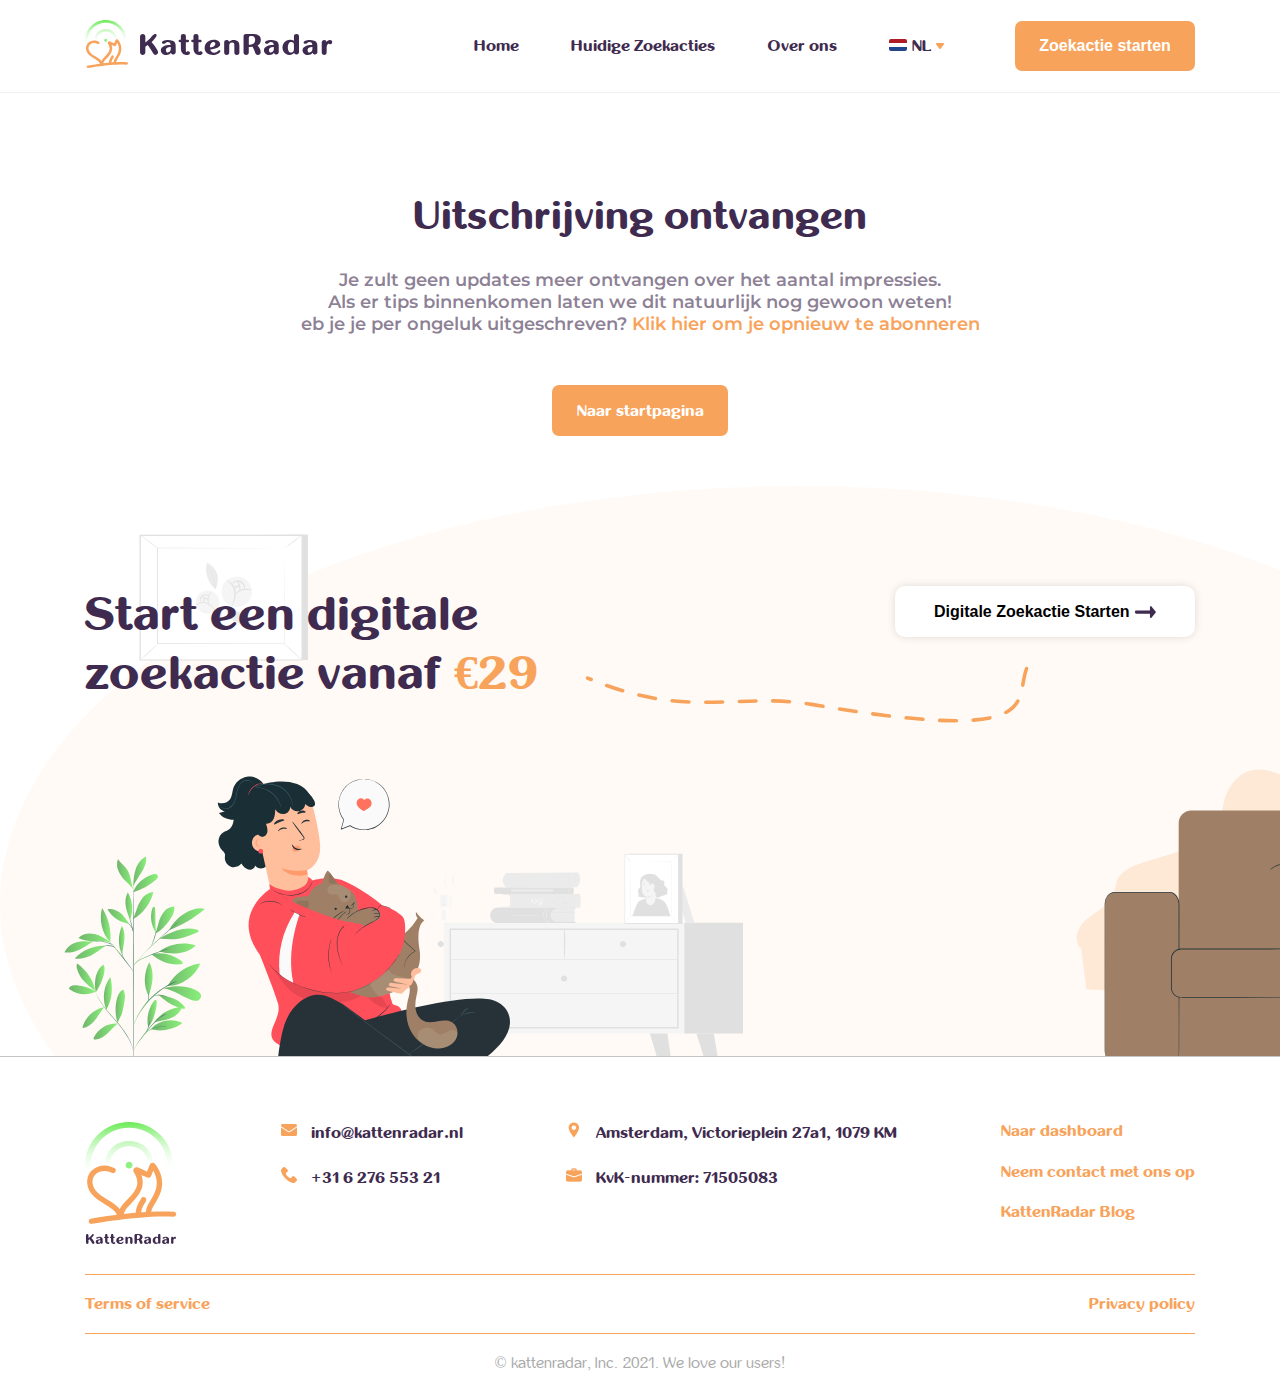
<file: receive.html>
<!DOCTYPE html>
<html lang="en">

<head>
    <meta charset="UTF-8">
    <meta http-equiv="X-UA-Compatible" content="IE=edge">
    <meta name="viewport" content="width=device-width, initial-scale=1.0">
    <title>KattenRadar - Homepage</title>
    <link rel="preconnect" href="https://fonts.googleapis.com">
    <link rel="preconnect" href="https://fonts.gstatic.com" crossorigin>
    <link href="https://fonts.googleapis.com/css2?family=Montserrat:wght@300;400;500;600;900&display=swap" rel="stylesheet">
    <link rel="stylesheet" href="style/default_styles.css">
    <link rel="stylesheet" href="style/inner_styles.css">
</head>

<body>
    <!-- STICKY HEADER -->
    <div class="sticky__container">
        <div class="header" id="sticky__header">
            <ul>
                <li>
                    <a href="#"> <img src="img/logotype.svg" alt="Logotype"></a>
                </li>
                <li>
                    <ul class="header__menu_list">
                        <li>
                            <a href="/home">Home</a>
                        </li>
                        <li>
                            <a href="/searches">Huidige Zoekacties</a>
                        </li>
                        <li>
                            <a href="/about">Over ons</a>
                        </li>
                        <li class="lang__wrapper" id="sticky__lang__wrapper">
                            <div class="header__current_lang">
                                <div><img class="icon__flag" id="icon__flag_sticky" src="img/icons/flag_dutch.svg" alt="Flag"><span id="language_sticky">NL</span><img class="header__down" src="img/icons/header_down.svg" alt="Down"></div>
                            </div>
                            <div class="header__lang">
                                <div><img class="icon__flag" id="Dutch" src="img/icons/flag_dutch.svg" alt="Flag"> NL
                                </div>
                                <div><img class="icon__flag" id="English" src="img/icons/flag_eng.svg" alt="Flag"> EN
                                </div>
                                <div><img class="icon__flag" id="Deutsch" src="img/icons/flag_deu.svg" alt="Flag"> DE
                                </div>
                            </div>
                        </li>
                    </ul>
                </li>
                <li>
                    <button class="header__start_search">Zoekactie starten</button>
                </li>
            </ul>
        </div>
    </div>
    <!-- STICKY HEADER END -->
    <div class="blur__wrapper">
        <!-- HEADER -->
        <div class="header default_header">
            <ul>
                <li>
                    <a href="#"> <img src="img/logotype.svg" alt="Logotype"></a>
                </li>
                <li>
                    <ul class="header__menu_list">
                        <li>
                            <a href="/home">Home</a>
                        </li>
                        <li>
                            <a href="/searches">Huidige Zoekacties</a>
                        </li>
                        <li>
                            <a href="/about">Over ons</a>
                        </li>
                        <li class="lang__wrapper">
                            <div class="header__current_lang">
                                <div><img class="icon__flag" id="icon__flag" src="img/icons/flag_dutch.svg" alt="Flag"><span id="language">NL</span><img class="header__down" src="img/icons/header_down.svg" alt="Down"></div>
                            </div>
                            <div class="header__lang">
                                <div><img class="icon__flag" id="Dutch" src="img/icons/flag_dutch.svg" alt="Flag"> NL
                                </div>
                                <div><img class="icon__flag" id="English" src="img/icons/flag_eng.svg" alt="Flag"> EN
                                </div>
                                <div><img class="icon__flag" id="Deutsch" src="img/icons/flag_deu.svg" alt="Flag"> DE
                                </div>
                            </div>
                        </li>
                    </ul>
                </li>
                <li>
                    <button class="header__start_search">Zoekactie starten</button>
                </li>
            </ul>
        </div>
        <!-- HEADER END -->
        <!-- MOBILE HEADER -->
        <div class="mb__header">
            <div class="mb__header_top">
                <img src="img/logotype.svg" alt="Logotype">
                <div class="mb__header_icons">
                    <a href="#"><img src="img/icon_facebook.svg" alt="Facebook"></a>
                    <a href="#"><img src="img/icon_insta.svg" alt="Instagram"></a>
                </div>
                <div class="mb__header_lang">
                    <img class="mb__header_icon" src="img/icons/flag_dutch.svg" alt="Mobile Lang">
                    <p><img src="img/icons/down.svg" alt="Mobile Lang Down"></p>
                </div>
            </div>
            <div class="mb__header_menu">
                <a href="#" class="header__menu_active">Home</a>
                <a href="#">Huidige Zoekacties</a>
                <a href="#">Over ons</a>
            </div>
            <div class="mb__header_language">
                <div class="mb__header_block" id="lang_Dutch">
                    <img src="img/icons/flag_dutch.svg" id="image__Dutch" alt="Lang">
                    <p>NL</p>
                </div>
                <div class="mb__header_block" id="lang_English">
                    <img src="img/icons/flag_eng.svg" id="image__English" alt="Lang">
                    <p>EN</p>
                </div>
                <div class="mb__header_block" id="lang_Deutsch">
                    <img src="img/icons/flag_deu.svg" id="image__Deutsch" alt="Lang">
                    <p>DE</p>
                </div>
            </div>
        </div>
        <!-- MOBILE HEADER END -->

        <!-- MOBILE STICKY HEADER -->
        <div class="mb__header mb__header_sticky">
            <div class="mb__header_top">
                <img src="img/logotype.svg" alt="Logotype">
                <div class="mb__header_icons">
                    <a href="#"><img src="img/icon_facebook.svg" alt="Facebook"></a>
                    <a href="#"><img src="img/icon_insta.svg" alt="Instagram"></a>
                </div>
                <div class="mb__header_lang">
                    <img src="img/mb_lang.svg" alt="Mobile Lang">
                </div>
            </div>
            <div class="mb__header_menu">
                <a href="#">Home</a>
                <a href="#">Huidige Zoekacties</a>
                <a href="#">Over ons</a>
            </div>
            <button class="mb__sticky_header_button">Meteen zoekactie starten</button>
        </div>
        <!-- MOBILE HEADER END -->
        <section class="receive">
            <div class="blog__container">
                <div class="receive_contents">
                    <h1>Uitschrijving ontvangen</h1>
                    <p>Je zult geen updates meer ontvangen over het aantal impressies.</p>
                    <p>Als er tips binnenkomen laten we dit natuurlijk nog gewoon weten!</p>
                    <p>eb je je per ongeluk uitgeschreven? <a href="#">Klik hier om je opnieuw te abonneren</a></p>
                    <button>Naar startpagina</button>
                </div>

            </div>
        </section>

        <!-- PRE-FOOTER -->

        <section class="prefooter">
            <div class="prefooter__body">
                <div class="container">
                    <div class="prefooter__body_text">
                        <p class="prefooter_body_left">Start een digitale zoekactie vanaf <span>€29</span></p>
                        <img class="prefooter_line" src="img/homepage/prefooter_line.svg" alt="Line">
                        <button class="prefooter__button">Digitale Zoekactie Starten <img
                        src="img/homepage/button-right.svg" alt="Right"></button>
                    </div>
                </div>
            </div>
        </section>

        <!-- PRE-FOOTER END -->
        <!-- FOOTER -->

        <footer>
            <div class="container">
                <div class="footer__info">
                    <img src="img/footer_logo.svg" alt="Footer Logo">
                    <div class="footer__info_adress">
                        <div>
                            <img src="img/icons/email.svg" alt="email">
                            <span><a href="mailto:info@kattenradar.nl" class="phone">info@kattenradar.nl</a></span>
                        </div>
                        <div>
                            <img src="img/icons/phone.svg" alt="phone">
                            <span><a class="phone" href="tel:+31627655321">+31 6 276 553 21</a></span>
                        </div>
                    </div>
                    <div class="footer__info_adress">
                        <div>
                            <img src="img/icons/map_footer.svg" alt="map">
                            <span>Amsterdam, Victorieplein 27a1, 1079 KM</span>
                        </div>
                        <div>
                            <img src="img/icons/bag.svg" alt="bag">
                            <span>KvK-nummer: 71505083</span>
                        </div>
                    </div>
                    <div class="footer__info_links">
                        <p class="footer_dashboard">Naar dashboard</p>
                        <p class="footer_contact" href="#">Neem contact met ons op</p>
                        <a href="#">KattenRadar Blog</a>
                    </div>
                </div>
                <div class="footer_links">
                    <a href="#">Terms of service</a>
                    <a href="#">Privacy policy</a>
                </div>
                <p class="footer_bottom_text">© kattenradar, Inc. 2021. We love our users!</p>
            </div>
        </footer>
        <!-- MOBILE FOOTER -->
        <div class="mb_footer">
            <div class="mb__footer_header">
                <a href="#">Contact opnemen</a>
                <a href="#">Naar dashboard</a>
            </div>
            <div class="mb__footer_info">
                <div class="footer__info_adress">
                    <div>
                        <img src="img/icons/email.svg" alt="email">
                        <span><a href="mailto:info@kattenradar.nl" class="phone">info@kattenradar.nl</a></span>
                    </div>
                    <div>
                        <img src="img/icons/phone.svg" alt="phone">
                        <span><a class="phone" href="tel:+31627655321">+31 6 276 553 21</a></span>
                    </div>
                </div>
                <div class="footer__info_adress">
                    <div>
                        <img src="img/icons/map_footer.svg" alt="map">
                        <span>Amsterdam, Victorieplein 27a1, 1079 KM</span>
                    </div>
                    <div>
                        <img src="img/icons/bag.svg" alt="bag">
                        <span>KvK-nummer: 71505083</span>
                    </div>
                </div>
            </div>
            <div class="mb__footer_foot">
                <a href="#">Privacy policy</a>
                <a href="#">Blog</a>
                <a href="#">Terms of service</a>
            </div>
            <hr class="mb__footer_line">
            <p class="mb__footer_text">© kattenradar, Inc. 2021. We love our users!</p>
        </div>
    </div>
    <!-- FEEDBACK -->
    <div class="feedback">
    </div>
    <div class="feedback__popup">
        <div class="feedback_close">
            <img class="popup_close" src="img/homepage/close.svg" alt="Close">
        </div>
        <p>Neem contact op</p>
        <div class="feedback__form">
            <div class="feedback__form_block">
                <p>Email <span> *</span></p>
                <input type="email" id="form__email" placeholder="Email">
            </div>
            <div class="feedback__form_block">
                <p>Telefoon</p>
                <input type="phone" id="form__phone" placeholder="Telefoonnummer (optioneel)">
            </div>
        </div>
        <div class="feedback__textarea">
            <p>Bericht</p>
            <textarea name="message" id="message"></textarea>
        </div>
        <input type="hidden" name="token" value="" id="token">
        <p class="form__send_status">Your message has been successfully sent!</p>
        <button class="feedback__send" class="g-recaptcha" data-sitekey="6LdBDO4dAAAAAHksjb-qcwb7j-Ke3cEJwkBgIF4C" data-callback='onSubmit' data-action='submitForm'>Versturen</button>
        <p class="feedback__capcha_info">This site is protected by reCAPTCHA and the Google
            <a href="https://policies.google.com/privacy">Privacy Policy</a> and
            <a href="https://policies.google.com/terms">Terms of Service</a> apply.
        </p>
    </div>
    <!-- DASHBOARD POPUP -->
    <div class="dashboard__popup">
        <div class="feedback_close">
            <img class="popup_close" src="img/homepage/close.svg" alt="Close">
        </div>
        <div class="dashboard__popup_start">
            <p class="dashboard__title">To dashboard</p>
            <p class="dashboard__desc">Je kunt het dashboard van de zoekactie openen door op 'naar dashboard' te klikken in de emails van KattenRadar.</p>
            <p class="dashboard__desc" style="opacity: 0.6;">Kan je het niet vinden? Vul hier je email of telefoonnummer in, en wij sturen je de link nogmaals toe.</p>

            <input type="email" name="email" id="dashboardEmail" placeholder="Email of telefoonnummer">
            <button id="dashboard__send">Ontvang link naar dashboard</button>
        </div>
        <div class="dashboard__popup_done" style="display: none;">
            <p class="dashboard__title">Success!</p>
            <p class="dashboard__desc">We hebben je de nieuwe link gestuurd, check je e-mail</p>
            <button class="dashboard__top_button">Naar startpagina</button>
        </div>

        <div class="dashboard__popup_failed" style="display: none;">
            <p class="dashboard__title">Failed!</p>
            <p class="dashboard__desc">Deze e-mail heeft geen gekoppelde zoekopdrachten.</p>
            <button id="dashboard__failed_repeat">Probeer het opnieuw</button>
            <button class="dashboard__button dashboard__top_button">Naar startpagina</button>
        </div>
    </div>
    <script src="js/jquery-3.6.0.min.js"></script>
    <script src="js/default_script.js"></script>

</body>

</html>
</file>
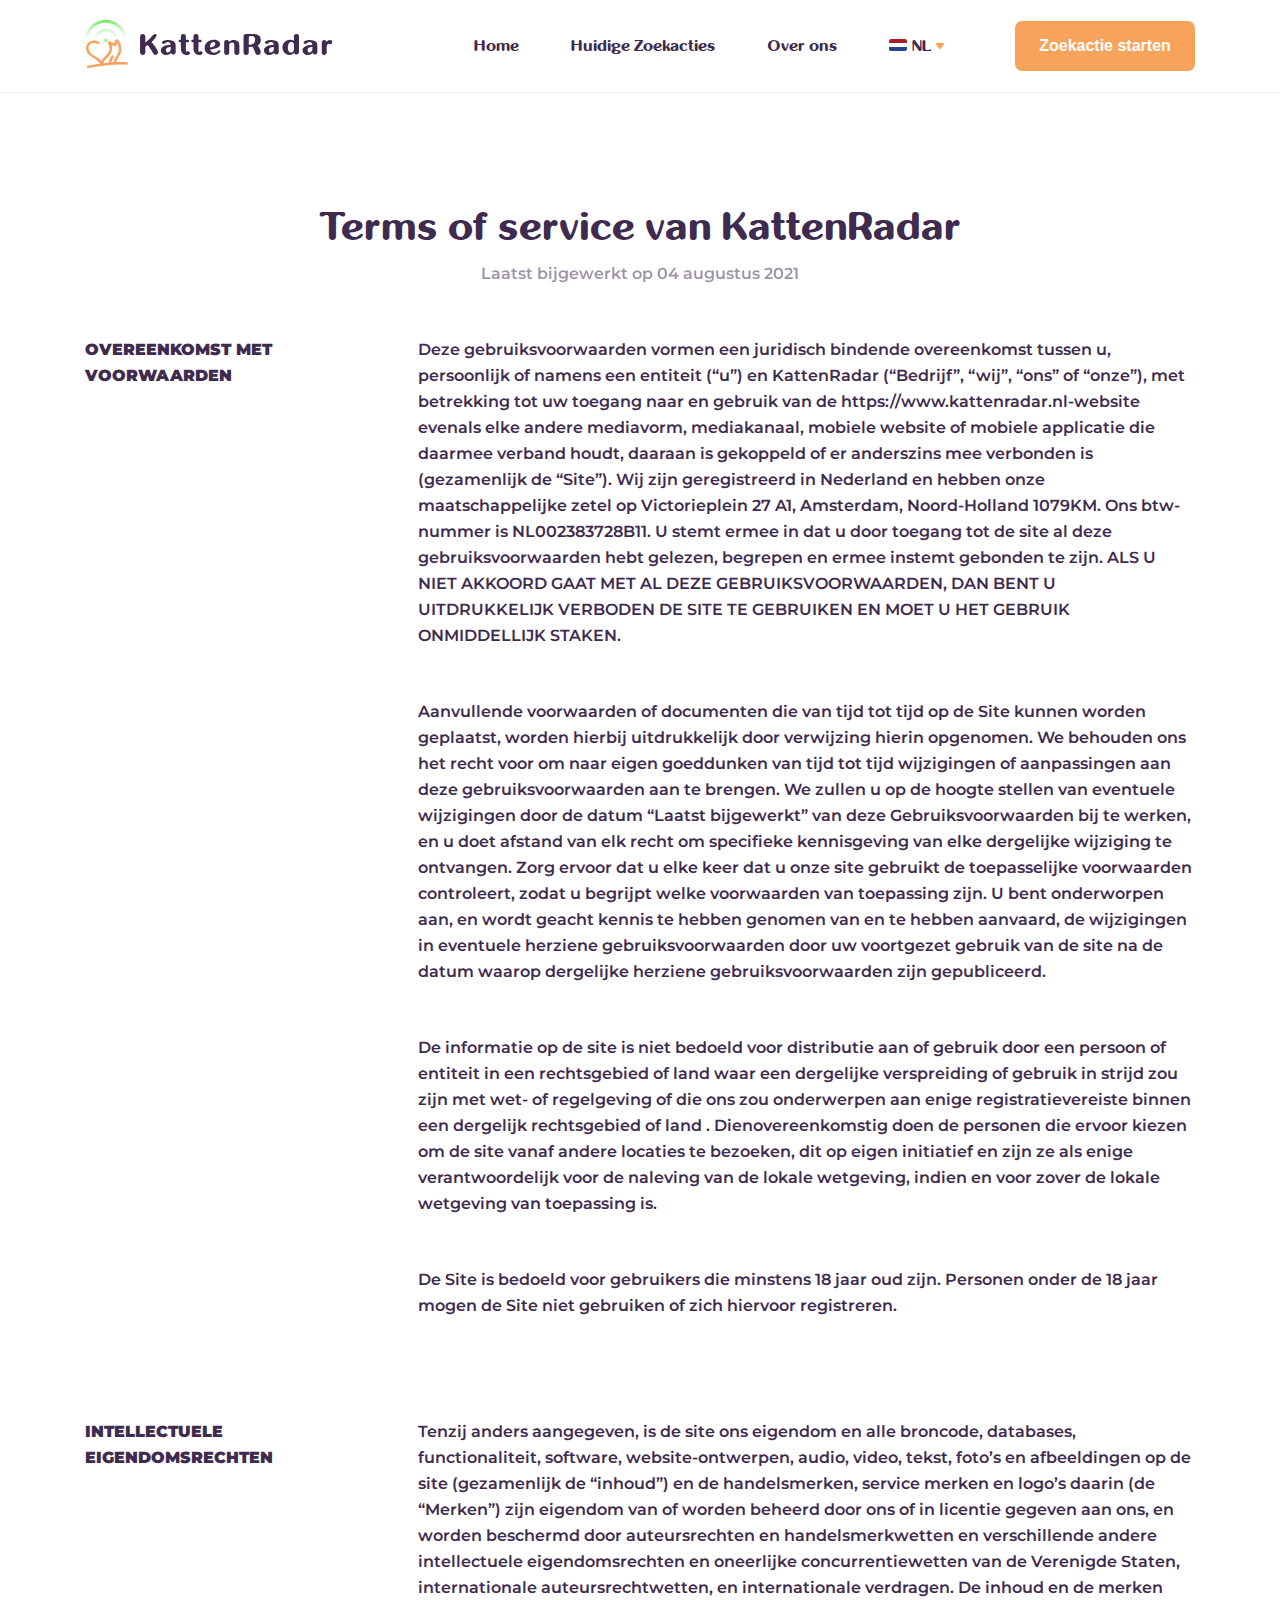
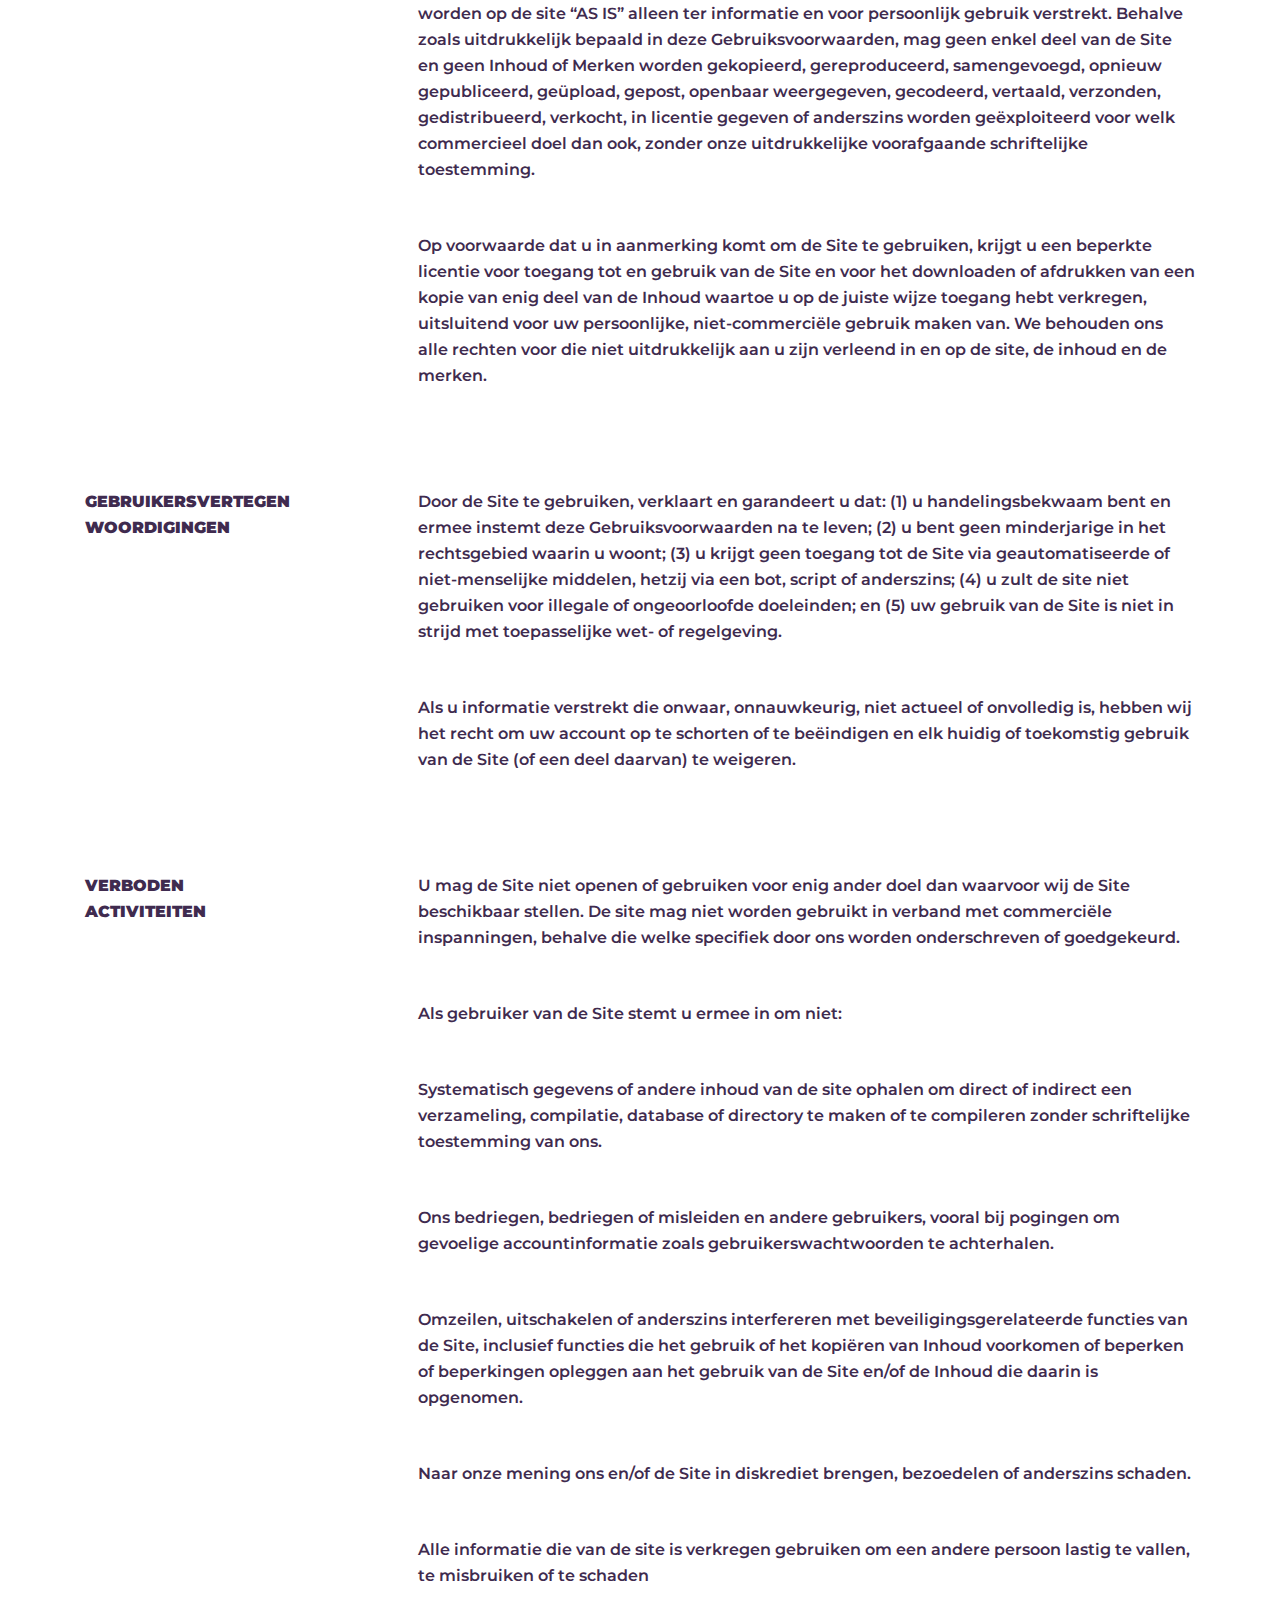
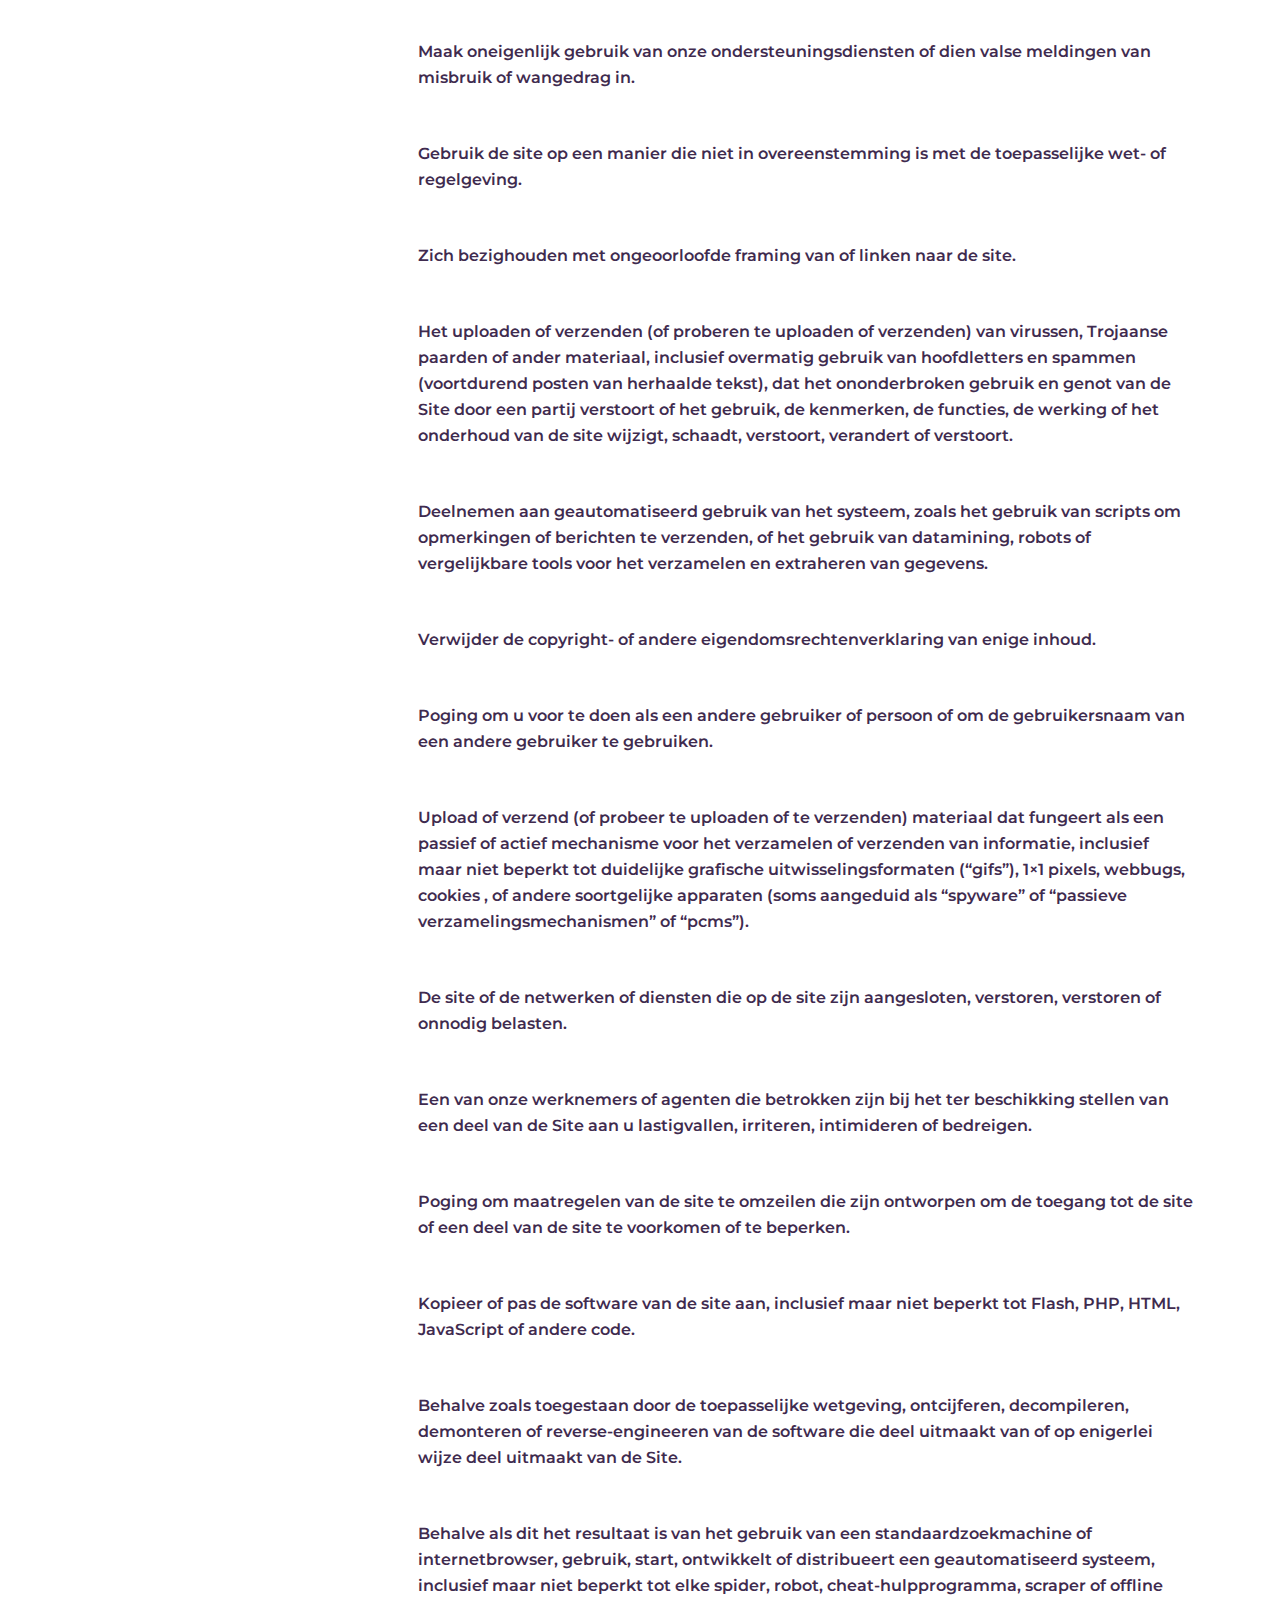
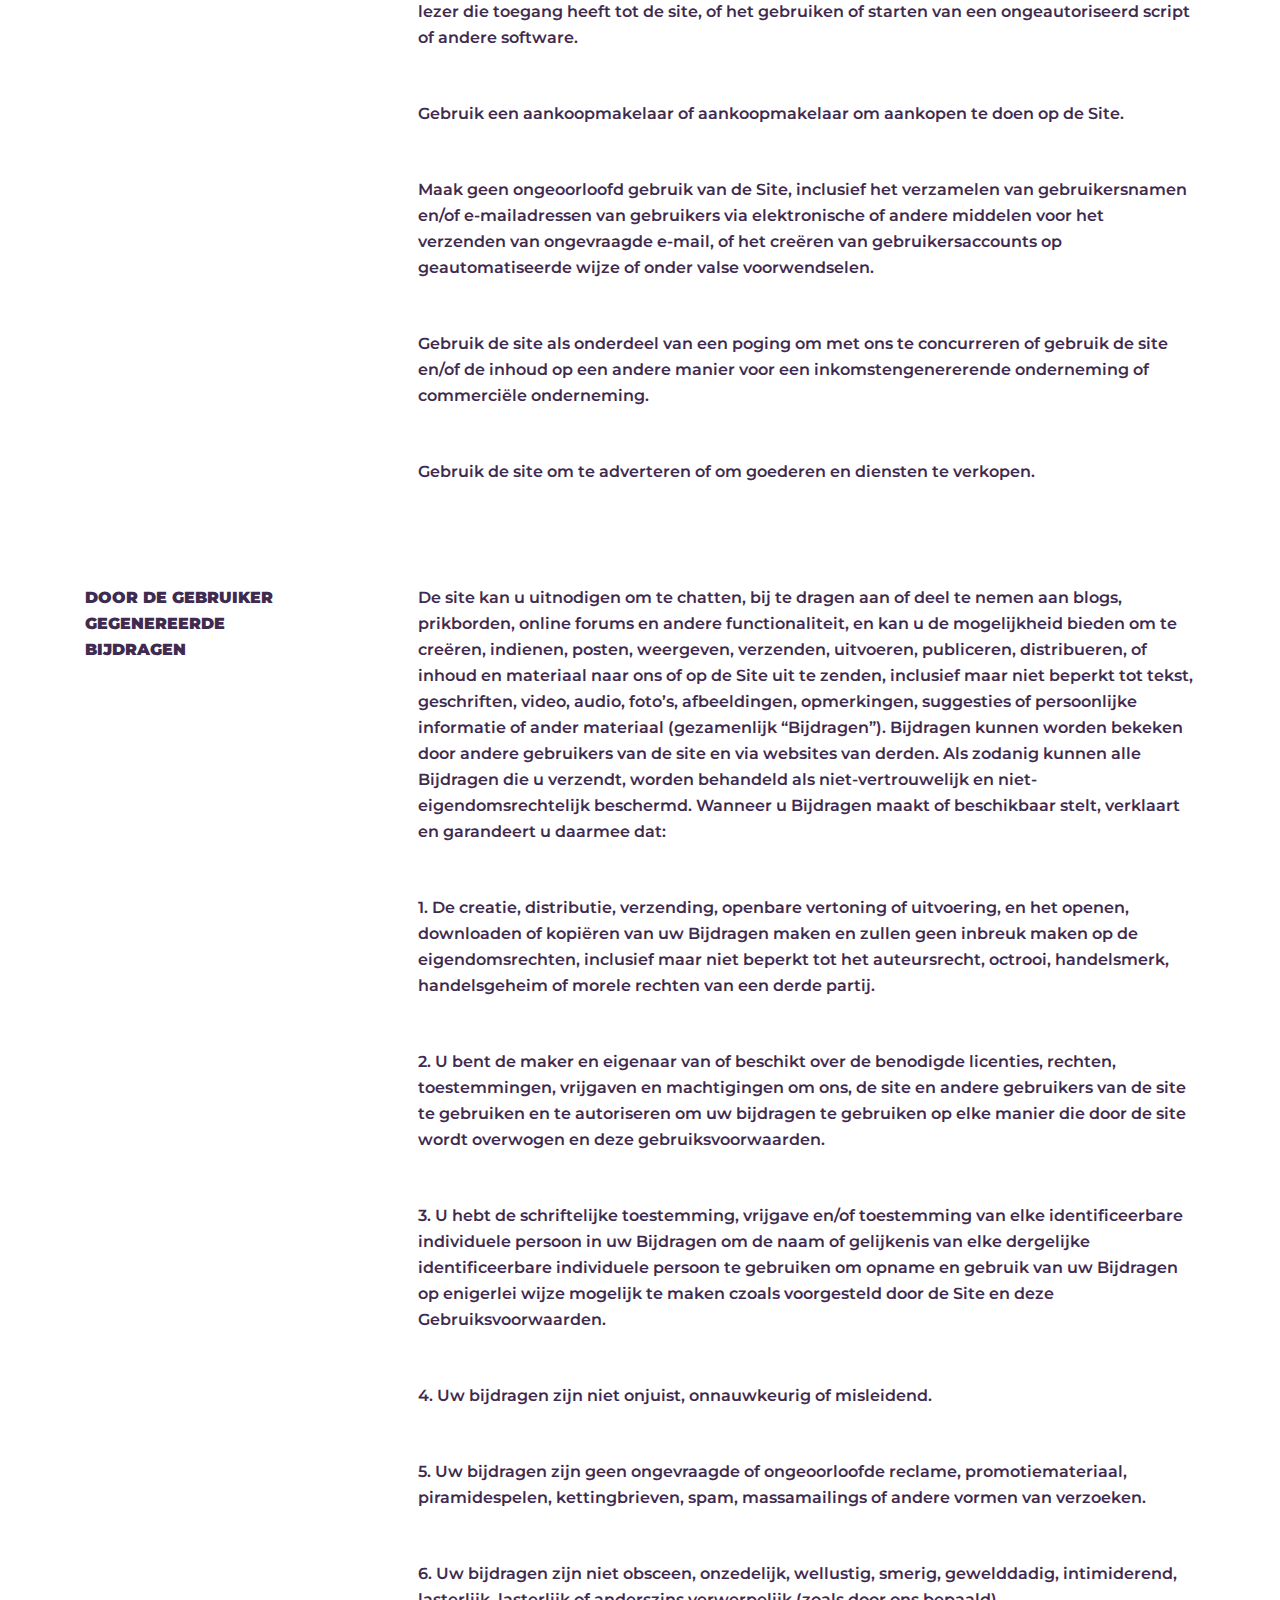
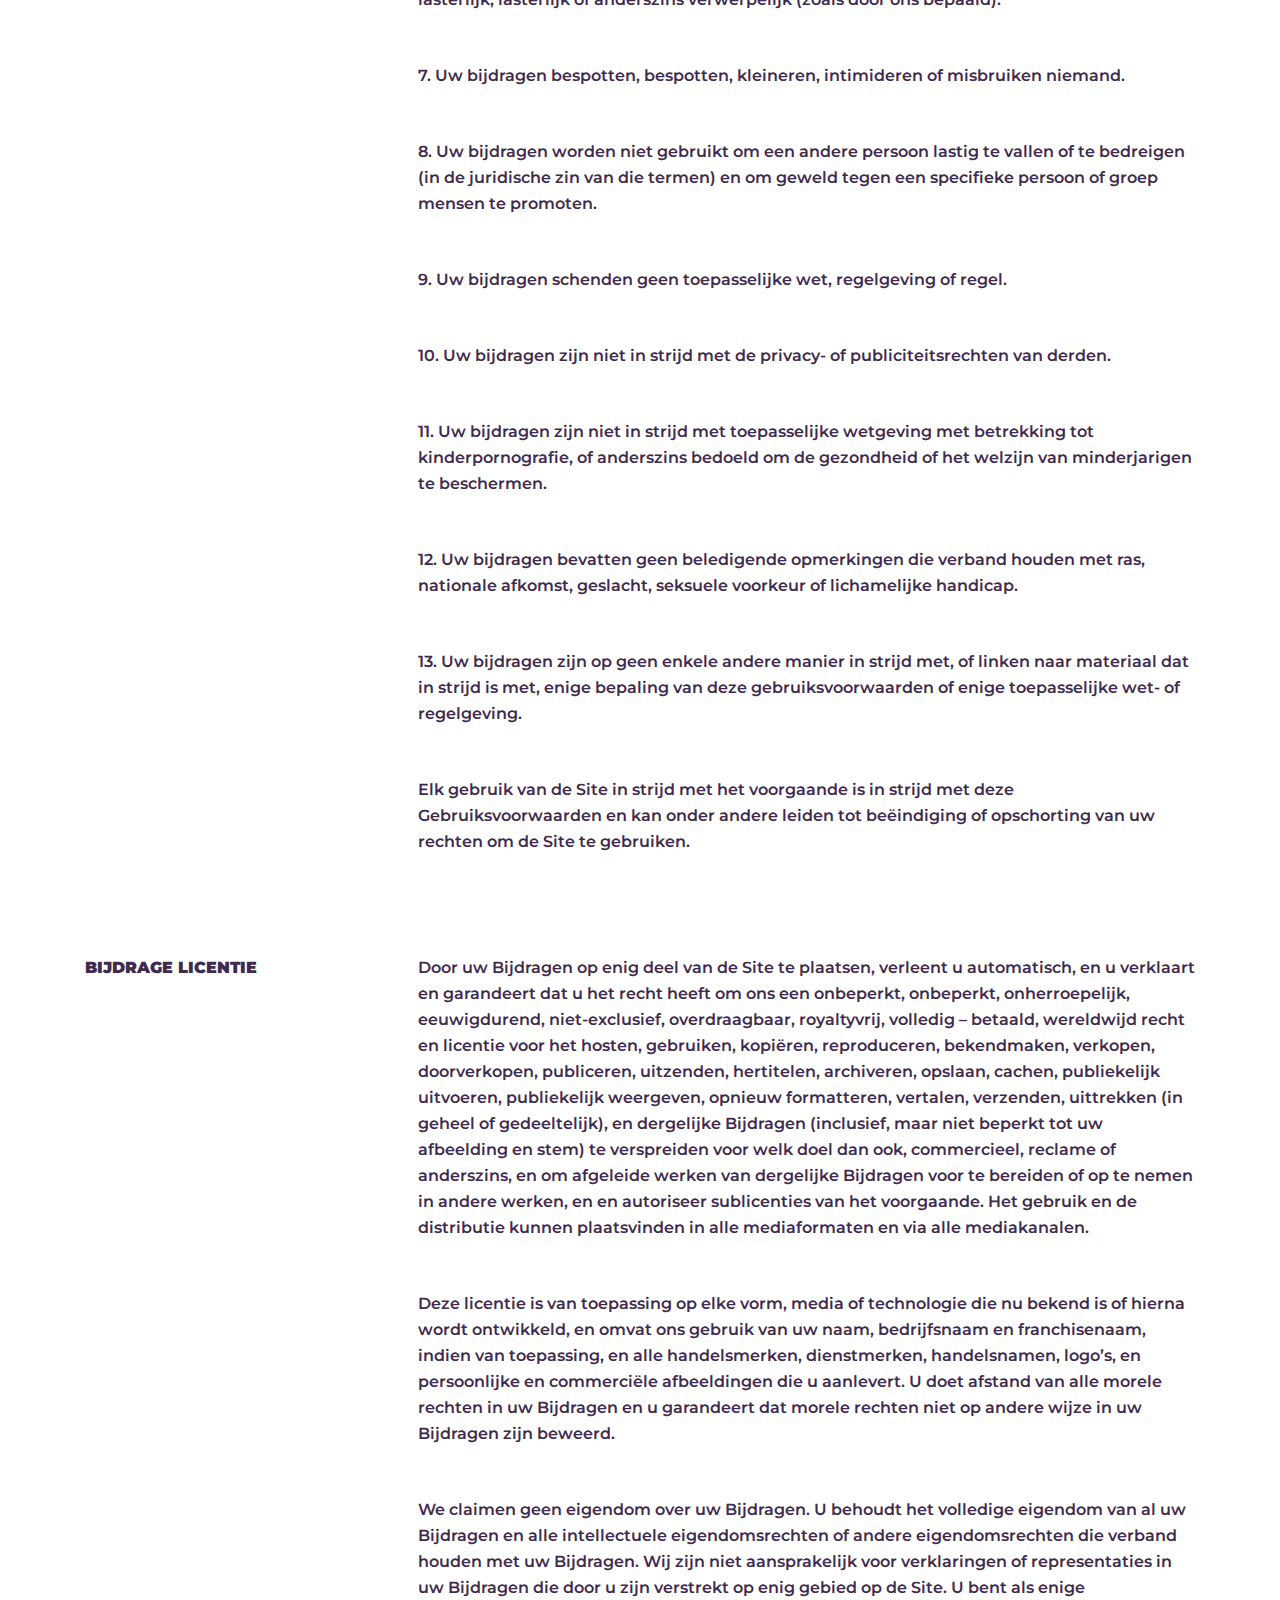
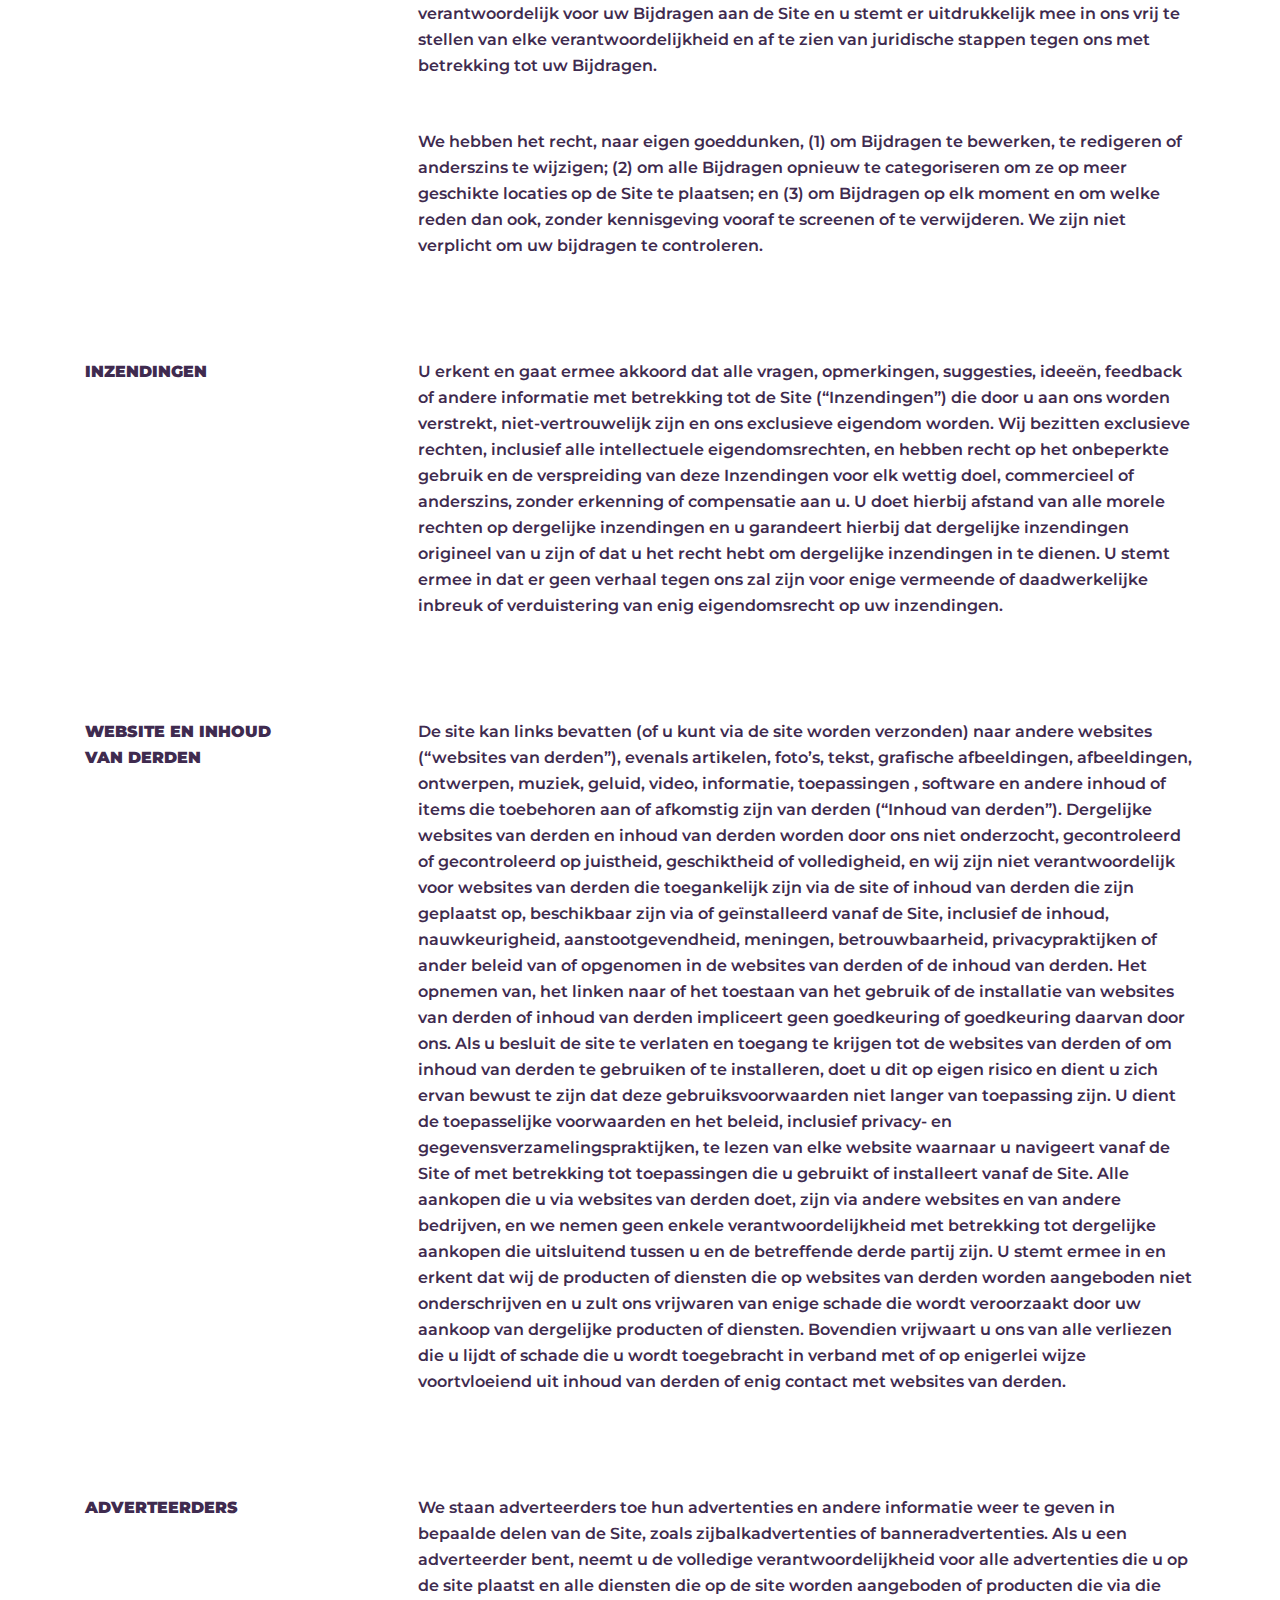
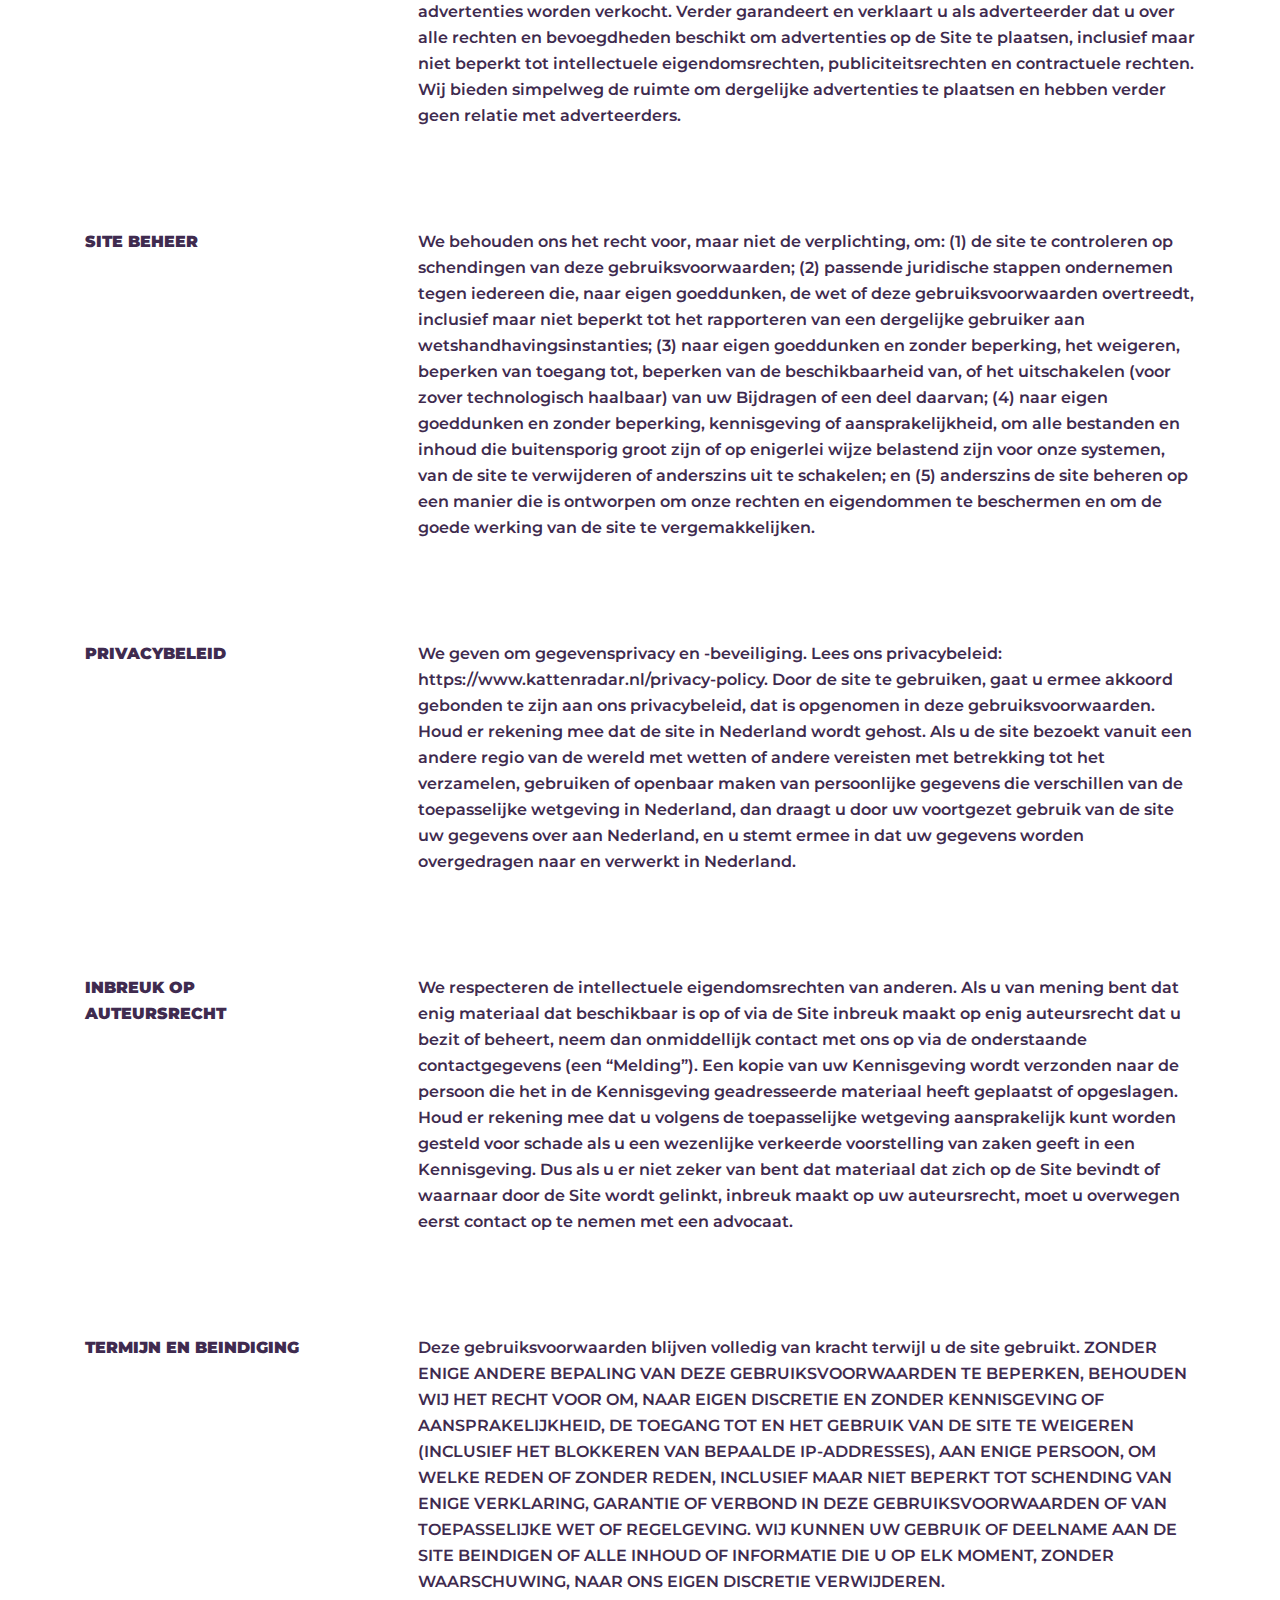
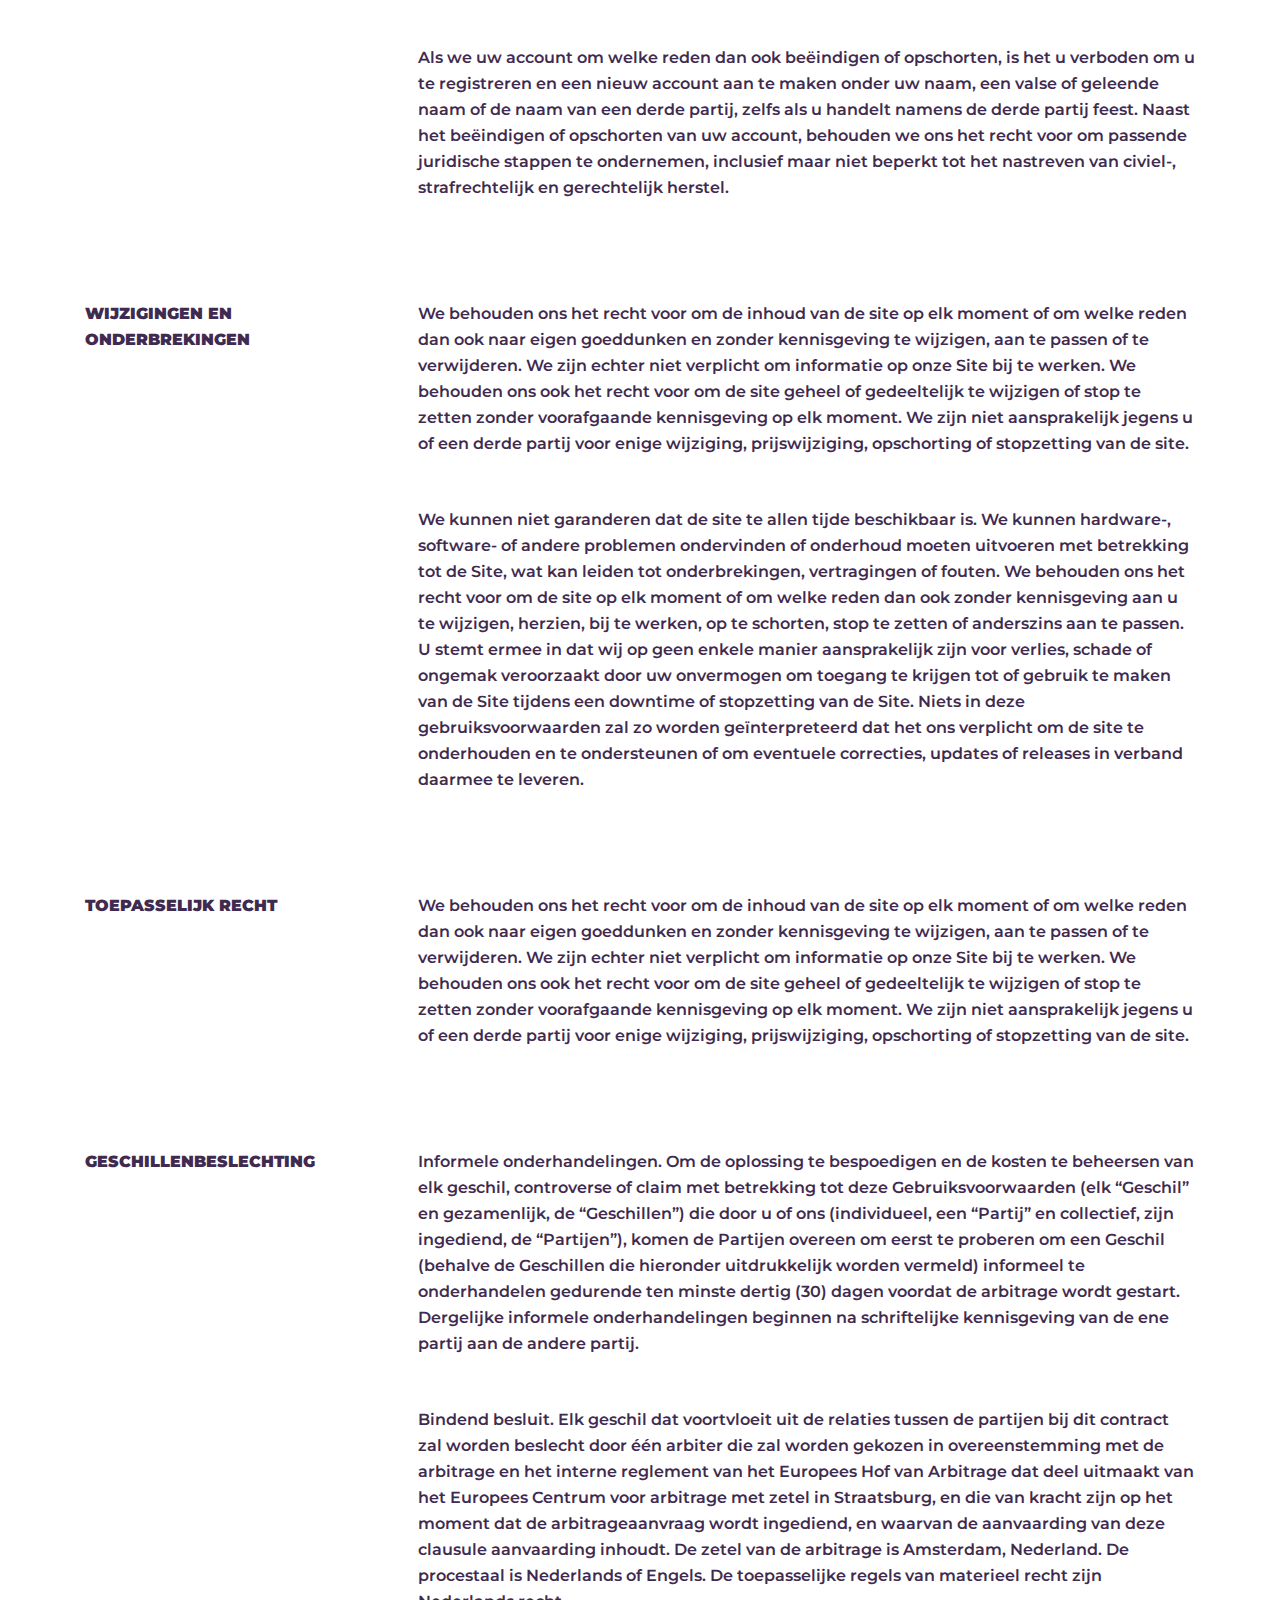
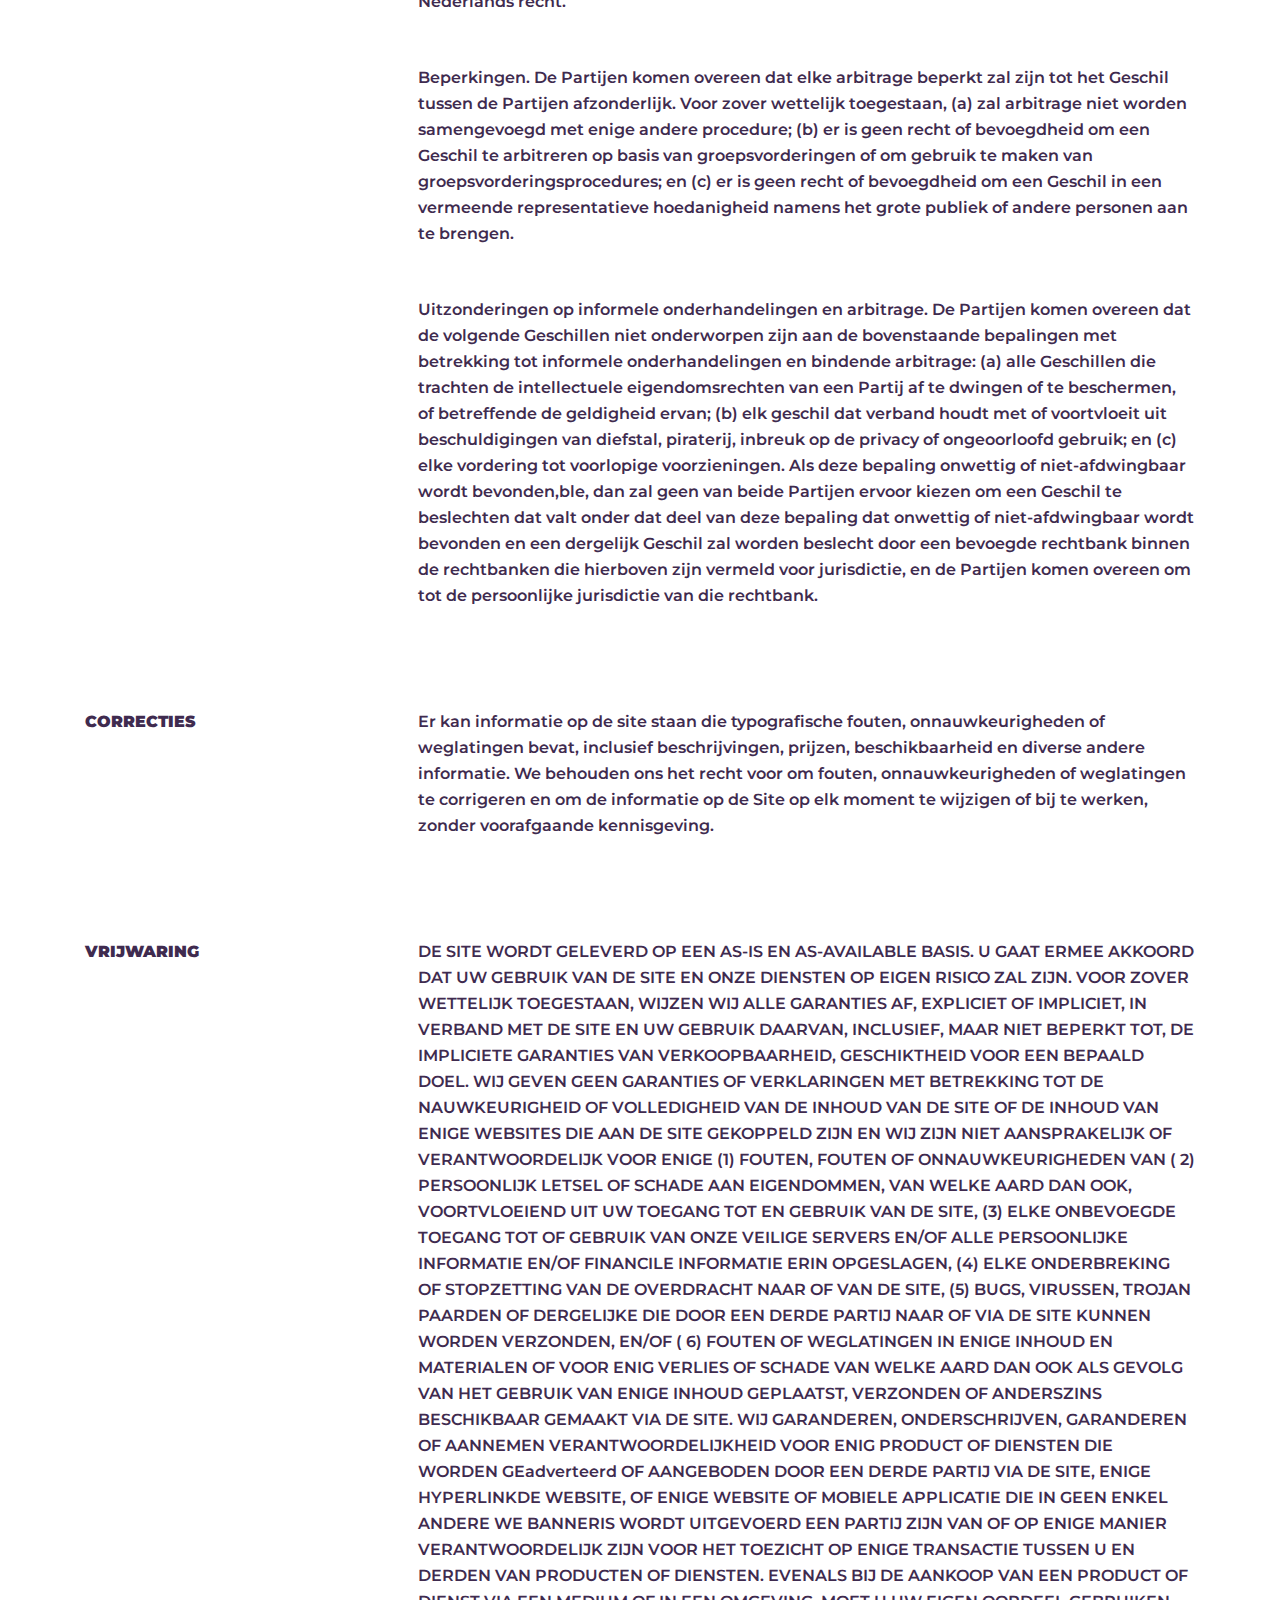
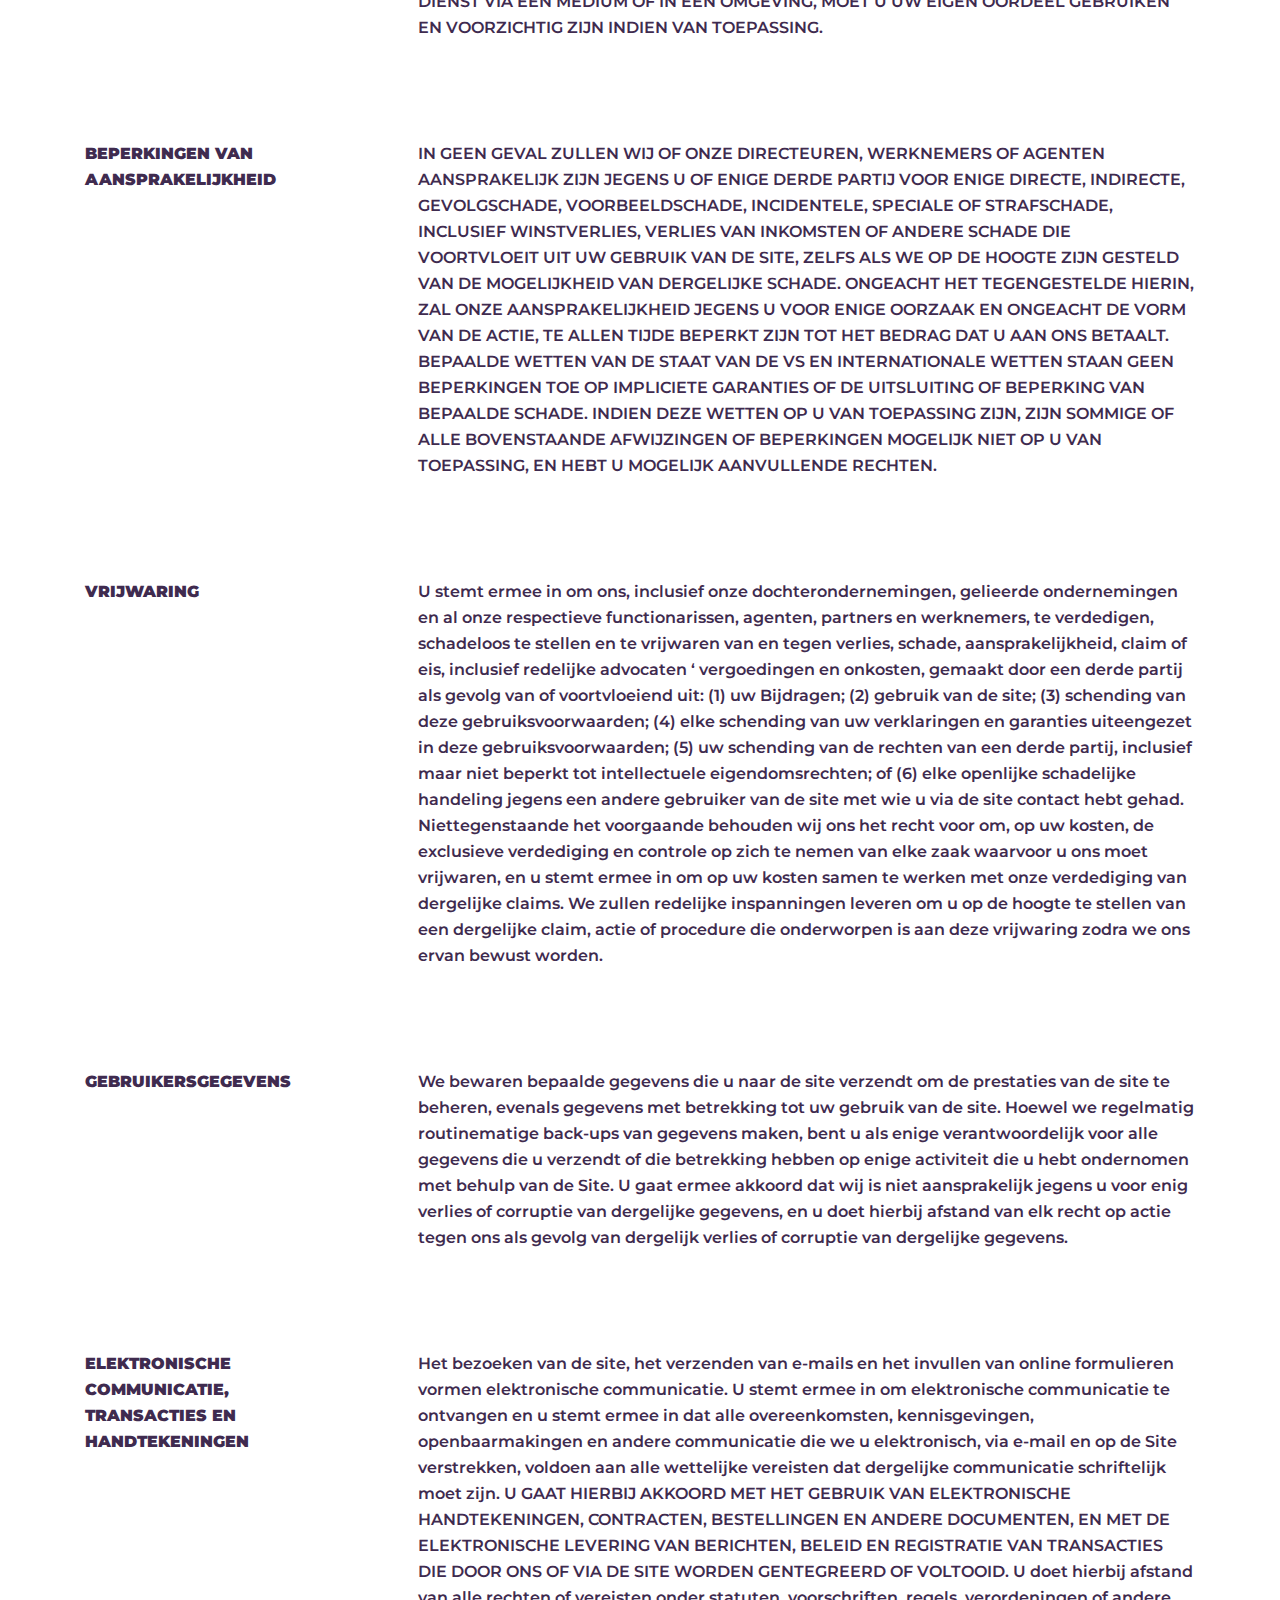
<file: terms.html>
<!DOCTYPE html>
<html lang="en">

<head>
    <meta charset="UTF-8">
    <meta http-equiv="X-UA-Compatible" content="IE=edge">
    <meta name="viewport" content="width=device-width, initial-scale=1.0">
    <title>KattenRadar - Homepage</title>
    <link rel="preconnect" href="https://fonts.googleapis.com">
    <link rel="preconnect" href="https://fonts.gstatic.com" crossorigin>
    <link href="https://fonts.googleapis.com/css2?family=Montserrat:wght@300;400;500;600;900&display=swap" rel="stylesheet">
    <link rel="stylesheet" href="style/default_styles.css">
    <link rel="stylesheet" href="style/inner_styles.css">
</head>

<body>
    <!-- STICKY HEADER -->
    <div class="sticky__container">
        <div class="header" id="sticky__header">
            <ul>
                <li>
                    <a href="#"> <img src="img/logotype.svg" alt="Logotype"></a>
                </li>
                <li>
                    <ul class="header__menu_list">
                        <li>
                            <a href="/home">Home</a>
                        </li>
                        <li>
                            <a href="/searches">Huidige Zoekacties</a>
                        </li>
                        <li>
                            <a href="/about">Over ons</a>
                        </li>
                        <li class="lang__wrapper" id="sticky__lang__wrapper">
                            <div class="header__current_lang">
                                <div><img class="icon__flag" id="icon__flag_sticky" src="img/icons/flag_dutch.svg" alt="Flag"><span id="language_sticky">NL</span><img class="header__down" src="img/icons/header_down.svg" alt="Down"></div>
                            </div>
                            <div class="header__lang">
                                <div><img class="icon__flag" id="Dutch" src="img/icons/flag_dutch.svg" alt="Flag"> NL
                                </div>
                                <div><img class="icon__flag" id="English" src="img/icons/flag_eng.svg" alt="Flag"> EN
                                </div>
                                <div><img class="icon__flag" id="Deutsch" src="img/icons/flag_deu.svg" alt="Flag"> DE
                                </div>
                            </div>
                        </li>
                    </ul>
                </li>
                <li>
                    <button class="header__start_search">Zoekactie starten</button>
                </li>
            </ul>
        </div>
    </div>
    <!-- STICKY HEADER END -->
    <div class="blur__wrapper">
        <!-- HEADER -->
        <div class="header default_header">
            <ul>
                <li>
                    <a href="#"> <img src="img/logotype.svg" alt="Logotype"></a>
                </li>
                <li>
                    <ul class="header__menu_list">
                        <li>
                            <a href="/home">Home</a>
                        </li>
                        <li>
                            <a href="/searches">Huidige Zoekacties</a>
                        </li>
                        <li>
                            <a href="/about">Over ons</a>
                        </li>
                        <li class="lang__wrapper">
                            <div class="header__current_lang">
                                <div><img class="icon__flag" id="icon__flag" src="img/icons/flag_dutch.svg" alt="Flag"><span id="language">NL</span><img class="header__down" src="img/icons/header_down.svg" alt="Down"></div>
                            </div>
                            <div class="header__lang">
                                <div><img class="icon__flag" id="Dutch" src="img/icons/flag_dutch.svg" alt="Flag"> NL
                                </div>
                                <div><img class="icon__flag" id="English" src="img/icons/flag_eng.svg" alt="Flag"> EN
                                </div>
                                <div><img class="icon__flag" id="Deutsch" src="img/icons/flag_deu.svg" alt="Flag"> DE
                                </div>
                            </div>
                        </li>
                    </ul>
                </li>
                <li>
                    <button class="header__start_search">Zoekactie starten</button>
                </li>
            </ul>
        </div>
        <!-- HEADER END -->
        <!-- MOBILE HEADER -->
        <div class="mb__header">
            <div class="mb__header_top">
                <img src="img/logotype.svg" alt="Logotype">
                <div class="mb__header_icons">
                    <a href="#"><img src="img/icon_facebook.svg" alt="Facebook"></a>
                    <a href="#"><img src="img/icon_insta.svg" alt="Instagram"></a>
                </div>
                <div class="mb__header_lang">
                    <img class="mb__header_icon" src="img/icons/flag_dutch.svg" alt="Mobile Lang">
                    <p><img src="img/icons/down.svg" alt="Mobile Lang Down"></p>
                </div>
            </div>
            <div class="mb__header_menu">
                <a href="#" class="header__menu_active">Home</a>
                <a href="#">Huidige Zoekacties</a>
                <a href="#">Over ons</a>
            </div>
            <div class="mb__header_language">
                <div class="mb__header_block" id="lang_Dutch">
                    <img src="img/icons/flag_dutch.svg" id="image__Dutch" alt="Lang">
                    <p>NL</p>
                </div>
                <div class="mb__header_block" id="lang_English">
                    <img src="img/icons/flag_eng.svg" id="image__English" alt="Lang">
                    <p>EN</p>
                </div>
                <div class="mb__header_block" id="lang_Deutsch">
                    <img src="img/icons/flag_deu.svg" id="image__Deutsch" alt="Lang">
                    <p>DE</p>
                </div>
            </div>
        </div>
        <!-- MOBILE HEADER END -->

        <!-- MOBILE STICKY HEADER -->
        <div class="mb__header mb__header_sticky">
            <div class="mb__header_top">
                <img src="img/logotype.svg" alt="Logotype">
                <div class="mb__header_icons">
                    <a href="#"><img src="img/icon_facebook.svg" alt="Facebook"></a>
                    <a href="#"><img src="img/icon_insta.svg" alt="Instagram"></a>
                </div>
                <div class="mb__header_lang">
                    <img src="img/mb_lang.svg" alt="Mobile Lang">
                </div>
            </div>
            <div class="mb__header_menu">
                <a href="#">Home</a>
                <a href="#">Huidige Zoekacties</a>
                <a href="#">Over ons</a>
            </div>
            <button class="mb__sticky_header_button">Meteen zoekactie starten</button>
        </div>
        <!-- MOBILE HEADER END -->

        <!-- TOS -->

        <section class="tos">
            <div class="tos__wrapper">
                <h1>Terms of service van KattenRadar</h1>
                <p class="tos__subtitle">Laatst bijgewerkt op 04 augustus 2021</p>
                <div class="tos__main_content">
                    <div class="tos__content_item">
                        <p class="tos__content_title">OVEREENKOMST MET VOORWAARDEN</p>
                        <div class="tos__content_desc">
                            <p>Deze gebruiksvoorwaarden vormen een juridisch bindende overeenkomst tussen u, persoonlijk of namens een entiteit (“u”) en KattenRadar (“Bedrijf”, “wij”, “ons” of “onze”), met betrekking tot uw toegang naar en gebruik van de
                                https://www.kattenradar.nl-website evenals elke andere mediavorm, mediakanaal, mobiele website of mobiele applicatie die daarmee verband houdt, daaraan is gekoppeld of er anderszins mee verbonden is (gezamenlijk de “Site”).
                                Wij zijn geregistreerd in Nederland en hebben onze maatschappelijke zetel op Victorieplein 27 A1, Amsterdam, Noord-Holland 1079KM. Ons btw-nummer is NL002383728B11. U stemt ermee in dat u door toegang tot de site al deze
                                gebruiksvoorwaarden hebt gelezen, begrepen en ermee instemt gebonden te zijn. ALS U NIET AKKOORD GAAT MET AL DEZE GEBRUIKSVOORWAARDEN, DAN BENT U UITDRUKKELIJK VERBODEN DE SITE TE GEBRUIKEN EN MOET U HET GEBRUIK ONMIDDELLIJK
                                STAKEN.
                            </p>
                            <p>Aanvullende voorwaarden of documenten die van tijd tot tijd op de Site kunnen worden geplaatst, worden hierbij uitdrukkelijk door verwijzing hierin opgenomen. We behouden ons het recht voor om naar eigen goeddunken van tijd
                                tot tijd wijzigingen of aanpassingen aan deze gebruiksvoorwaarden aan te brengen. We zullen u op de hoogte stellen van eventuele wijzigingen door de datum “Laatst bijgewerkt” van deze Gebruiksvoorwaarden bij te werken,
                                en u doet afstand van elk recht om specifieke kennisgeving van elke dergelijke wijziging te ontvangen. Zorg ervoor dat u elke keer dat u onze site gebruikt de toepasselijke voorwaarden controleert, zodat u begrijpt welke
                                voorwaarden van toepassing zijn. U bent onderworpen aan, en wordt geacht kennis te hebben genomen van en te hebben aanvaard, de wijzigingen in eventuele herziene gebruiksvoorwaarden door uw voortgezet gebruik van de site
                                na de datum waarop dergelijke herziene gebruiksvoorwaarden zijn gepubliceerd.
                            </p>
                            <p>De informatie op de site is niet bedoeld voor distributie aan of gebruik door een persoon of entiteit in een rechtsgebied of land waar een dergelijke verspreiding of gebruik in strijd zou zijn met wet- of regelgeving of die
                                ons zou onderwerpen aan enige registratievereiste binnen een dergelijk rechtsgebied of land . Dienovereenkomstig doen de personen die ervoor kiezen om de site vanaf andere locaties te bezoeken, dit op eigen initiatief en
                                zijn ze als enige verantwoordelijk voor de naleving van de lokale wetgeving, indien en voor zover de lokale wetgeving van toepassing is.
                            </p>
                            <p>De Site is bedoeld voor gebruikers die minstens 18 jaar oud zijn. Personen onder de 18 jaar mogen de Site niet gebruiken of zich hiervoor registreren.</p>
                        </div>
                    </div>
                    <div class="tos__content_item">
                        <p class="tos__content_title">INTELLECTUELE EIGENDOMSRECHTEN </p>
                        <div class="tos__content_desc">
                            <p>Tenzij anders aangegeven, is de site ons eigendom en alle broncode, databases, functionaliteit, software, website-ontwerpen, audio, video, tekst, foto’s en afbeeldingen op de site (gezamenlijk de “inhoud”) en de handelsmerken,
                                service merken en logo’s daarin (de “Merken”) zijn eigendom van of worden beheerd door ons of in licentie gegeven aan ons, en worden beschermd door auteursrechten en handelsmerkwetten en verschillende andere intellectuele
                                eigendomsrechten en oneerlijke concurrentiewetten van de Verenigde Staten, internationale auteursrechtwetten, en internationale verdragen. De inhoud en de merken worden op de site “AS IS” alleen ter informatie en voor persoonlijk
                                gebruik verstrekt. Behalve zoals uitdrukkelijk bepaald in deze Gebruiksvoorwaarden, mag geen enkel deel van de Site en geen Inhoud of Merken worden gekopieerd, gereproduceerd, samengevoegd, opnieuw gepubliceerd, geüpload,
                                gepost, openbaar weergegeven, gecodeerd, vertaald, verzonden, gedistribueerd, verkocht, in licentie gegeven of anderszins worden geëxploiteerd voor welk commercieel doel dan ook, zonder onze uitdrukkelijke voorafgaande
                                schriftelijke toestemming.</p>
                            <p>Op voorwaarde dat u in aanmerking komt om de Site te gebruiken, krijgt u een beperkte licentie voor toegang tot en gebruik van de Site en voor het downloaden of afdrukken van een kopie van enig deel van de Inhoud waartoe u
                                op de juiste wijze toegang hebt verkregen, uitsluitend voor uw persoonlijke, niet-commerciële gebruik maken van. We behouden ons alle rechten voor die niet uitdrukkelijk aan u zijn verleend in en op de site, de inhoud en
                                de merken.</p>
                        </div>
                    </div>
                    <div class="tos__content_item">
                        <p class="tos__content_title">GEBRUIKERSVERTEGEN WOORDIGINGEN </p>
                        <div class="tos__content_desc">
                            <p>Door de Site te gebruiken, verklaart en garandeert u dat: (1) u handelingsbekwaam bent en ermee instemt deze Gebruiksvoorwaarden na te leven; (2) u bent geen minderjarige in het rechtsgebied waarin u woont; (3) u krijgt geen
                                toegang tot de Site via geautomatiseerde of niet-menselijke middelen, hetzij via een bot, script of anderszins; (4) u zult de site niet gebruiken voor illegale of ongeoorloofde doeleinden; en (5) uw gebruik van de Site
                                is niet in strijd met toepasselijke wet- of regelgeving.</p>
                            <p>Als u informatie verstrekt die onwaar, onnauwkeurig, niet actueel of onvolledig is, hebben wij het recht om uw account op te schorten of te beëindigen en elk huidig of toekomstig gebruik van de Site (of een deel daarvan) te
                                weigeren.
                            </p>
                        </div>
                    </div>
                    <div class="tos__content_item">
                        <p class="tos__content_title">VERBODEN ACTIVITEITEN</p>
                        <div class="tos__content_desc">
                            <p>U mag de Site niet openen of gebruiken voor enig ander doel dan waarvoor wij de Site beschikbaar stellen. De site mag niet worden gebruikt in verband met commerciële inspanningen, behalve die welke specifiek door ons worden
                                onderschreven of goedgekeurd.
                            </p>
                            <p>Als gebruiker van de Site stemt u ermee in om niet:
                            </p>
                            <p>Systematisch gegevens of andere inhoud van de site ophalen om direct of indirect een verzameling, compilatie, database of directory te maken of te compileren zonder schriftelijke toestemming van ons.</p>
                            <p>Ons bedriegen, bedriegen of misleiden en andere gebruikers, vooral bij pogingen om gevoelige accountinformatie zoals gebruikerswachtwoorden te achterhalen.</p>
                            <p>Omzeilen, uitschakelen of anderszins interfereren met beveiligingsgerelateerde functies van de Site, inclusief functies die het gebruik of het kopiëren van Inhoud voorkomen of beperken of beperkingen opleggen aan het gebruik
                                van de Site en/of de Inhoud die daarin is opgenomen.
                            </p>
                            <p>Naar onze mening ons en/of de Site in diskrediet brengen, bezoedelen of anderszins schaden.
                            </p>
                            <p>Alle informatie die van de site is verkregen gebruiken om een andere persoon lastig te vallen, te misbruiken of te schaden</p>
                            <p>Maak oneigenlijk gebruik van onze ondersteuningsdiensten of dien valse meldingen van misbruik of wangedrag in.
                            </p>
                            <p>Gebruik de site op een manier die niet in overeenstemming is met de toepasselijke wet- of regelgeving.
                            </p>
                            <p>Zich bezighouden met ongeoorloofde framing van of linken naar de site.
                            </p>
                            <p>Het uploaden of verzenden (of proberen te uploaden of verzenden) van virussen, Trojaanse paarden of ander materiaal, inclusief overmatig gebruik van hoofdletters en spammen (voortdurend posten van herhaalde tekst), dat het
                                ononderbroken gebruik en genot van de Site door een partij verstoort of het gebruik, de kenmerken, de functies, de werking of het onderhoud van de site wijzigt, schaadt, verstoort, verandert of verstoort.
                            </p>
                            <p>Deelnemen aan geautomatiseerd gebruik van het systeem, zoals het gebruik van scripts om opmerkingen of berichten te verzenden, of het gebruik van datamining, robots of vergelijkbare tools voor het verzamelen en extraheren van
                                gegevens.
                            </p>
                            <p>Verwijder de copyright- of andere eigendomsrechtenverklaring van enige inhoud.
                            </p>
                            <p>Poging om u voor te doen als een andere gebruiker of persoon of om de gebruikersnaam van een andere gebruiker te gebruiken.
                            </p>
                            <p>Upload of verzend (of probeer te uploaden of te verzenden) materiaal dat fungeert als een passief of actief mechanisme voor het verzamelen of verzenden van informatie, inclusief maar niet beperkt tot duidelijke grafische uitwisselingsformaten
                                (“gifs”), 1×1 pixels, webbugs, cookies , of andere soortgelijke apparaten (soms aangeduid als “spyware” of “passieve verzamelingsmechanismen” of “pcms”).
                            </p>
                            <p>De site of de netwerken of diensten die op de site zijn aangesloten, verstoren, verstoren of onnodig belasten.
                            </p>
                            <p>Een van onze werknemers of agenten die betrokken zijn bij het ter beschikking stellen van een deel van de Site aan u lastigvallen, irriteren, intimideren of bedreigen.
                            </p>
                            <p>Poging om maatregelen van de site te omzeilen die zijn ontworpen om de toegang tot de site of een deel van de site te voorkomen of te beperken.
                            </p>
                            <p>Kopieer of pas de software van de site aan, inclusief maar niet beperkt tot Flash, PHP, HTML, JavaScript of andere code.
                            </p>
                            <p>Behalve zoals toegestaan door de toepasselijke wetgeving, ontcijferen, decompileren, demonteren of reverse-engineeren van de software die deel uitmaakt van of op enigerlei wijze deel uitmaakt van de Site.
                            </p>
                            <p>Behalve als dit het resultaat is van het gebruik van een standaardzoekmachine of internetbrowser, gebruik, start, ontwikkelt of distribueert een geautomatiseerd systeem, inclusief maar niet beperkt tot elke spider, robot, cheat-hulpprogramma,
                                scraper of offline lezer die toegang heeft tot de site, of het gebruiken of starten van een ongeautoriseerd script of andere software.
                            </p>
                            <p>Gebruik een aankoopmakelaar of aankoopmakelaar om aankopen te doen op de Site.
                            </p>
                            <p>Maak geen ongeoorloofd gebruik van de Site, inclusief het verzamelen van gebruikersnamen en/of e-mailadressen van gebruikers via elektronische of andere middelen voor het verzenden van ongevraagde e-mail, of het creëren van
                                gebruikersaccounts op geautomatiseerde wijze of onder valse voorwendselen.
                            </p>
                            <p>Gebruik de site als onderdeel van een poging om met ons te concurreren of gebruik de site en/of de inhoud op een andere manier voor een inkomstengenererende onderneming of commerciële onderneming.
                            </p>
                            <p>Gebruik de site om te adverteren of om goederen en diensten te verkopen.
                            </p>
                        </div>
                    </div>
                    <div class="tos__content_item">
                        <p class="tos__content_title">DOOR DE GEBRUIKER GEGENEREERDE BIJDRAGEN
                        </p>
                        <div class="tos__content_desc">
                            <p>De site kan u uitnodigen om te chatten, bij te dragen aan of deel te nemen aan blogs, prikborden, online forums en andere functionaliteit, en kan u de mogelijkheid bieden om te creëren, indienen, posten, weergeven, verzenden,
                                uitvoeren, publiceren, distribueren, of inhoud en materiaal naar ons of op de Site uit te zenden, inclusief maar niet beperkt tot tekst, geschriften, video, audio, foto’s, afbeeldingen, opmerkingen, suggesties of persoonlijke
                                informatie of ander materiaal (gezamenlijk “Bijdragen”). Bijdragen kunnen worden bekeken door andere gebruikers van de site en via websites van derden. Als zodanig kunnen alle Bijdragen die u verzendt, worden behandeld
                                als niet-vertrouwelijk en niet-eigendomsrechtelijk beschermd. Wanneer u Bijdragen maakt of beschikbaar stelt, verklaart en garandeert u daarmee dat:
                            </p>
                            <p>
                                1. De creatie, distributie, verzending, openbare vertoning of uitvoering, en het openen, downloaden of kopiëren van uw Bijdragen maken en zullen geen inbreuk maken op de eigendomsrechten, inclusief maar niet beperkt tot het auteursrecht, octrooi, handelsmerk,
                                handelsgeheim of morele rechten van een derde partij.
                            </p>
                            <p>2. U bent de maker en eigenaar van of beschikt over de benodigde licenties, rechten, toestemmingen, vrijgaven en machtigingen om ons, de site en andere gebruikers van de site te gebruiken en te autoriseren om uw bijdragen te
                                gebruiken op elke manier die door de site wordt overwogen en deze gebruiksvoorwaarden.</p>
                            <p>3. U hebt de schriftelijke toestemming, vrijgave en/of toestemming van elke identificeerbare individuele persoon in uw Bijdragen om de naam of gelijkenis van elke dergelijke identificeerbare individuele persoon te gebruiken
                                om opname en gebruik van uw Bijdragen op enigerlei wijze mogelijk te maken czoals voorgesteld door de Site en deze Gebruiksvoorwaarden.</p>
                            <p>4. Uw bijdragen zijn niet onjuist, onnauwkeurig of misleidend.
                            </p>
                            <p>5. Uw bijdragen zijn geen ongevraagde of ongeoorloofde reclame, promotiemateriaal, piramidespelen, kettingbrieven, spam, massamailings of andere vormen van verzoeken.
                            </p>
                            <p>6. Uw bijdragen zijn niet obsceen, onzedelijk, wellustig, smerig, gewelddadig, intimiderend, lasterlijk, lasterlijk of anderszins verwerpelijk (zoals door ons bepaald).
                            </p>
                            <p>7. Uw bijdragen bespotten, bespotten, kleineren, intimideren of misbruiken niemand.
                            </p>
                            <p>8. Uw bijdragen worden niet gebruikt om een andere persoon lastig te vallen of te bedreigen (in de juridische zin van die termen) en om geweld tegen een specifieke persoon of groep mensen te promoten.
                            </p>
                            <p>9. Uw bijdragen schenden geen toepasselijke wet, regelgeving of regel.
                            </p>
                            <p>10. Uw bijdragen zijn niet in strijd met de privacy- of publiciteitsrechten van derden.
                            </p>
                            <p>11. Uw bijdragen zijn niet in strijd met toepasselijke wetgeving met betrekking tot kinderpornografie, of anderszins bedoeld om de gezondheid of het welzijn van minderjarigen te beschermen.
                            </p>
                            <p>12. Uw bijdragen bevatten geen beledigende opmerkingen die verband houden met ras, nationale afkomst, geslacht, seksuele voorkeur of lichamelijke handicap.
                            </p>
                            <p>13. Uw bijdragen zijn op geen enkele andere manier in strijd met, of linken naar materiaal dat in strijd is met, enige bepaling van deze gebruiksvoorwaarden of enige toepasselijke wet- of regelgeving.
                            </p>
                            <p>Elk gebruik van de Site in strijd met het voorgaande is in strijd met deze Gebruiksvoorwaarden en kan onder andere leiden tot beëindiging of opschorting van uw rechten om de Site te gebruiken.
                            </p>
                        </div>
                    </div>
                    <div class="tos__content_item">
                        <p class="tos__content_title">BIJDRAGE LICENTIE
                        </p>
                        <div class="tos__content_desc">
                            <p>Door uw Bijdragen op enig deel van de Site te plaatsen, verleent u automatisch, en u verklaart en garandeert dat u het recht heeft om ons een onbeperkt, onbeperkt, onherroepelijk, eeuwigdurend, niet-exclusief, overdraagbaar,
                                royaltyvrij, volledig – betaald, wereldwijd recht en licentie voor het hosten, gebruiken, kopiëren, reproduceren, bekendmaken, verkopen, doorverkopen, publiceren, uitzenden, hertitelen, archiveren, opslaan, cachen, publiekelijk
                                uitvoeren, publiekelijk weergeven, opnieuw formatteren, vertalen, verzenden, uittrekken (in geheel of gedeeltelijk), en dergelijke Bijdragen (inclusief, maar niet beperkt tot uw afbeelding en stem) te verspreiden voor welk
                                doel dan ook, commercieel, reclame of anderszins, en om afgeleide werken van dergelijke Bijdragen voor te bereiden of op te nemen in andere werken, en en autoriseer sublicenties van het voorgaande. Het gebruik en de distributie
                                kunnen plaatsvinden in alle mediaformaten en via alle mediakanalen.
                            </p>
                            <p>Deze licentie is van toepassing op elke vorm, media of technologie die nu bekend is of hierna wordt ontwikkeld, en omvat ons gebruik van uw naam, bedrijfsnaam en franchisenaam, indien van toepassing, en alle handelsmerken,
                                dienstmerken, handelsnamen, logo’s, en persoonlijke en commerciële afbeeldingen die u aanlevert. U doet afstand van alle morele rechten in uw Bijdragen en u garandeert dat morele rechten niet op andere wijze in uw Bijdragen
                                zijn beweerd.
                            </p>
                            <p>We claimen geen eigendom over uw Bijdragen. U behoudt het volledige eigendom van al uw Bijdragen en alle intellectuele eigendomsrechten of andere eigendomsrechten die verband houden met uw Bijdragen. Wij zijn niet aansprakelijk
                                voor verklaringen of representaties in uw Bijdragen die door u zijn verstrekt op enig gebied op de Site. U bent als enige verantwoordelijk voor uw Bijdragen aan de Site en u stemt er uitdrukkelijk mee in ons vrij te stellen
                                van elke verantwoordelijkheid en af te zien van juridische stappen tegen ons met betrekking tot uw Bijdragen.
                            </p>
                            <p>We hebben het recht, naar eigen goeddunken, (1) om Bijdragen te bewerken, te redigeren of anderszins te wijzigen; (2) om alle Bijdragen opnieuw te categoriseren om ze op meer geschikte locaties op de Site te plaatsen; en (3)
                                om Bijdragen op elk moment en om welke reden dan ook, zonder kennisgeving vooraf te screenen of te verwijderen. We zijn niet verplicht om uw bijdragen te controleren.
                            </p>
                        </div>
                    </div>
                    <div class="tos__content_item">
                        <p class="tos__content_title">INZENDINGEN
                        </p>
                        <div class="tos__content_desc">
                            <p>U erkent en gaat ermee akkoord dat alle vragen, opmerkingen, suggesties, ideeën, feedback of andere informatie met betrekking tot de Site (“Inzendingen”) die door u aan ons worden verstrekt, niet-vertrouwelijk zijn en ons exclusieve
                                eigendom worden. Wij bezitten exclusieve rechten, inclusief alle intellectuele eigendomsrechten, en hebben recht op het onbeperkte gebruik en de verspreiding van deze Inzendingen voor elk wettig doel, commercieel of anderszins,
                                zonder erkenning of compensatie aan u. U doet hierbij afstand van alle morele rechten op dergelijke inzendingen en u garandeert hierbij dat dergelijke inzendingen origineel van u zijn of dat u het recht hebt om dergelijke
                                inzendingen in te dienen. U stemt ermee in dat er geen verhaal tegen ons zal zijn voor enige vermeende of daadwerkelijke inbreuk of verduistering van enig eigendomsrecht op uw inzendingen.
                            </p>
                        </div>
                    </div>
                    <div class="tos__content_item">
                        <p class="tos__content_title">WEBSITE EN INHOUD VAN DERDEN

                        </p>
                        <div class="tos__content_desc">
                            <p>De site kan links bevatten (of u kunt via de site worden verzonden) naar andere websites (“websites van derden”), evenals artikelen, foto’s, tekst, grafische afbeeldingen, afbeeldingen, ontwerpen, muziek, geluid, video, informatie,
                                toepassingen , software en andere inhoud of items die toebehoren aan of afkomstig zijn van derden (“Inhoud van derden”). Dergelijke websites van derden en inhoud van derden worden door ons niet onderzocht, gecontroleerd
                                of gecontroleerd op juistheid, geschiktheid of volledigheid, en wij zijn niet verantwoordelijk voor websites van derden die toegankelijk zijn via de site of inhoud van derden die zijn geplaatst op, beschikbaar zijn via
                                of geïnstalleerd vanaf de Site, inclusief de inhoud, nauwkeurigheid, aanstootgevendheid, meningen, betrouwbaarheid, privacypraktijken of ander beleid van of opgenomen in de websites van derden of de inhoud van derden. Het
                                opnemen van, het linken naar of het toestaan van het gebruik of de installatie van websites van derden of inhoud van derden impliceert geen goedkeuring of goedkeuring daarvan door ons. Als u besluit de site te verlaten
                                en toegang te krijgen tot de websites van derden of om inhoud van derden te gebruiken of te installeren, doet u dit op eigen risico en dient u zich ervan bewust te zijn dat deze gebruiksvoorwaarden niet langer van toepassing
                                zijn. U dient de toepasselijke voorwaarden en het beleid, inclusief privacy- en gegevensverzamelingspraktijken, te lezen van elke website waarnaar u navigeert vanaf de Site of met betrekking tot toepassingen die u gebruikt
                                of installeert vanaf de Site. Alle aankopen die u via websites van derden doet, zijn via andere websites en van andere bedrijven, en we nemen geen enkele verantwoordelijkheid met betrekking tot dergelijke aankopen die uitsluitend
                                tussen u en de betreffende derde partij zijn. U stemt ermee in en erkent dat wij de producten of diensten die op websites van derden worden aangeboden niet onderschrijven en u zult ons vrijwaren van enige schade die wordt
                                veroorzaakt door uw aankoop van dergelijke producten of diensten. Bovendien vrijwaart u ons van alle verliezen die u lijdt of schade die u wordt toegebracht in verband met of op enigerlei wijze voortvloeiend uit inhoud
                                van derden of enig contact met websites van derden.
                            </p>
                        </div>
                    </div>
                    <div class="tos__content_item">
                        <p class="tos__content_title">ADVERTEERDERS
                        </p>
                        <div class="tos__content_desc">
                            <p>We staan adverteerders toe hun advertenties en andere informatie weer te geven in bepaalde delen van de Site, zoals zijbalkadvertenties of banneradvertenties. Als u een adverteerder bent, neemt u de volledige verantwoordelijkheid
                                voor alle advertenties die u op de site plaatst en alle diensten die op de site worden aangeboden of producten die via die advertenties worden verkocht. Verder garandeert en verklaart u als adverteerder dat u over alle
                                rechten en bevoegdheden beschikt om advertenties op de Site te plaatsen, inclusief maar niet beperkt tot intellectuele eigendomsrechten, publiciteitsrechten en contractuele rechten. Wij bieden simpelweg de ruimte om dergelijke
                                advertenties te plaatsen en hebben verder geen relatie met adverteerders.
                            </p>
                        </div>
                    </div>
                    <div class="tos__content_item">
                        <p class="tos__content_title">SITE BEHEER
                        </p>
                        <div class="tos__content_desc">
                            <p>We behouden ons het recht voor, maar niet de verplichting, om: (1) de site te controleren op schendingen van deze gebruiksvoorwaarden; (2) passende juridische stappen ondernemen tegen iedereen die, naar eigen goeddunken, de
                                wet of deze gebruiksvoorwaarden overtreedt, inclusief maar niet beperkt tot het rapporteren van een dergelijke gebruiker aan wetshandhavingsinstanties; (3) naar eigen goeddunken en zonder beperking, het weigeren, beperken
                                van toegang tot, beperken van de beschikbaarheid van, of het uitschakelen (voor zover technologisch haalbaar) van uw Bijdragen of een deel daarvan; (4) naar eigen goeddunken en zonder beperking, kennisgeving of aansprakelijkheid,
                                om alle bestanden en inhoud die buitensporig groot zijn of op enigerlei wijze belastend zijn voor onze systemen, van de site te verwijderen of anderszins uit te schakelen; en (5) anderszins de site beheren op een manier
                                die is ontworpen om onze rechten en eigendommen te beschermen en om de goede werking van de site te vergemakkelijken.
                            </p>
                        </div>
                    </div>
                    <div class="tos__content_item">
                        <p class="tos__content_title">PRIVACYBELEID
                        </p>
                        <div class="tos__content_desc">
                            <p>We geven om gegevensprivacy en -beveiliging. Lees ons privacybeleid: https://www.kattenradar.nl/privacy-policy. Door de site te gebruiken, gaat u ermee akkoord gebonden te zijn aan ons privacybeleid, dat is opgenomen in deze
                                gebruiksvoorwaarden. Houd er rekening mee dat de site in Nederland wordt gehost. Als u de site bezoekt vanuit een andere regio van de wereld met wetten of andere vereisten met betrekking tot het verzamelen, gebruiken of
                                openbaar maken van persoonlijke gegevens die verschillen van de toepasselijke wetgeving in Nederland, dan draagt u door uw voortgezet gebruik van de site uw gegevens over aan Nederland, en u stemt ermee in dat uw gegevens
                                worden overgedragen naar en verwerkt in Nederland.
                            </p>
                        </div>
                    </div>
                    <div class="tos__content_item">
                        <p class="tos__content_title">INBREUK OP AUTEURSRECHT
                        </p>
                        <div class="tos__content_desc">
                            <p>We respecteren de intellectuele eigendomsrechten van anderen. Als u van mening bent dat enig materiaal dat beschikbaar is op of via de Site inbreuk maakt op enig auteursrecht dat u bezit of beheert, neem dan onmiddellijk contact
                                met ons op via de onderstaande contactgegevens (een “Melding”). Een kopie van uw Kennisgeving wordt verzonden naar de persoon die het in de Kennisgeving geadresseerde materiaal heeft geplaatst of opgeslagen. Houd er rekening
                                mee dat u volgens de toepasselijke wetgeving aansprakelijk kunt worden gesteld voor schade als u een wezenlijke verkeerde voorstelling van zaken geeft in een Kennisgeving. Dus als u er niet zeker van bent dat materiaal
                                dat zich op de Site bevindt of waarnaar door de Site wordt gelinkt, inbreuk maakt op uw auteursrecht, moet u overwegen eerst contact op te nemen met een advocaat.
                            </p>
                        </div>
                    </div>
                    <div class="tos__content_item">
                        <p class="tos__content_title">TERMIJN EN BEINDIGING
                        </p>
                        <div class="tos__content_desc">
                            <p>Deze gebruiksvoorwaarden blijven volledig van kracht terwijl u de site gebruikt. ZONDER ENIGE ANDERE BEPALING VAN DEZE GEBRUIKSVOORWAARDEN TE BEPERKEN, BEHOUDEN WIJ HET RECHT VOOR OM, NAAR EIGEN DISCRETIE EN ZONDER KENNISGEVING
                                OF AANSPRAKELIJKHEID, DE TOEGANG TOT EN HET GEBRUIK VAN DE SITE TE WEIGEREN (INCLUSIEF HET BLOKKEREN VAN BEPAALDE IP-ADDRESSES), AAN ENIGE PERSOON, OM WELKE REDEN OF ZONDER REDEN, INCLUSIEF MAAR NIET BEPERKT TOT SCHENDING
                                VAN ENIGE VERKLARING, GARANTIE OF VERBOND IN DEZE GEBRUIKSVOORWAARDEN OF VAN TOEPASSELIJKE WET OF REGELGEVING. WIJ KUNNEN UW GEBRUIK OF DEELNAME AAN DE SITE BEINDIGEN OF ALLE INHOUD OF INFORMATIE DIE U OP ELK MOMENT, ZONDER
                                WAARSCHUWING, NAAR ONS EIGEN DISCRETIE VERWIJDEREN.

                            </p>
                            <p>Als we uw account om welke reden dan ook beëindigen of opschorten, is het u verboden om u te registreren en een nieuw account aan te maken onder uw naam, een valse of geleende naam of de naam van een derde partij, zelfs als
                                u handelt namens de derde partij feest. Naast het beëindigen of opschorten van uw account, behouden we ons het recht voor om passende juridische stappen te ondernemen, inclusief maar niet beperkt tot het nastreven van civiel-,
                                strafrechtelijk en gerechtelijk herstel.
                            </p>
                        </div>
                    </div>
                    <div class="tos__content_item">
                        <p class="tos__content_title">WIJZIGINGEN EN ONDERBREKINGEN
                        </p>
                        <div class="tos__content_desc">
                            <p>We behouden ons het recht voor om de inhoud van de site op elk moment of om welke reden dan ook naar eigen goeddunken en zonder kennisgeving te wijzigen, aan te passen of te verwijderen. We zijn echter niet verplicht om informatie
                                op onze Site bij te werken. We behouden ons ook het recht voor om de site geheel of gedeeltelijk te wijzigen of stop te zetten zonder voorafgaande kennisgeving op elk moment. We zijn niet aansprakelijk jegens u of een derde
                                partij voor enige wijziging, prijswijziging, opschorting of stopzetting van de site.

                            </p>
                            <p>We kunnen niet garanderen dat de site te allen tijde beschikbaar is. We kunnen hardware-, software- of andere problemen ondervinden of onderhoud moeten uitvoeren met betrekking tot de Site, wat kan leiden tot onderbrekingen,
                                vertragingen of fouten. We behouden ons het recht voor om de site op elk moment of om welke reden dan ook zonder kennisgeving aan u te wijzigen, herzien, bij te werken, op te schorten, stop te zetten of anderszins aan te
                                passen. U stemt ermee in dat wij op geen enkele manier aansprakelijk zijn voor verlies, schade of ongemak veroorzaakt door uw onvermogen om toegang te krijgen tot of gebruik te maken van de Site tijdens een downtime of
                                stopzetting van de Site. Niets in deze gebruiksvoorwaarden zal zo worden geïnterpreteerd dat het ons verplicht om de site te onderhouden en te ondersteunen of om eventuele correcties, updates of releases in verband daarmee
                                te leveren.
                            </p>
                        </div>
                    </div>
                    <div class="tos__content_item">
                        <p class="tos__content_title">TOEPASSELIJK RECHT
                        </p>
                        <div class="tos__content_desc">
                            <p>We behouden ons het recht voor om de inhoud van de site op elk moment of om welke reden dan ook naar eigen goeddunken en zonder kennisgeving te wijzigen, aan te passen of te verwijderen. We zijn echter niet verplicht om informatie
                                op onze Site bij te werken. We behouden ons ook het recht voor om de site geheel of gedeeltelijk te wijzigen of stop te zetten zonder voorafgaande kennisgeving op elk moment. We zijn niet aansprakelijk jegens u of een derde
                                partij voor enige wijziging, prijswijziging, opschorting of stopzetting van de site.

                            </p>
                        </div>
                    </div>
                    <div class="tos__content_item">
                        <p class="tos__content_title">GESCHILLENBESLECHTING
                        </p>
                        <div class="tos__content_desc">
                            <p>Informele onderhandelingen. Om de oplossing te bespoedigen en de kosten te beheersen van elk geschil, controverse of claim met betrekking tot deze Gebruiksvoorwaarden (elk “Geschil” en gezamenlijk, de “Geschillen”) die door
                                u of ons (individueel, een “Partij” en collectief, zijn ingediend, de “Partijen”), komen de Partijen overeen om eerst te proberen om een Geschil (behalve de Geschillen die hieronder uitdrukkelijk worden vermeld) informeel
                                te onderhandelen gedurende ten minste dertig (30) dagen voordat de arbitrage wordt gestart. Dergelijke informele onderhandelingen beginnen na schriftelijke kennisgeving van de ene partij aan de andere partij.
                            </p>
                            <p>
                                Bindend besluit. Elk geschil dat voortvloeit uit de relaties tussen de partijen bij dit contract zal worden beslecht door één arbiter die zal worden gekozen in overeenstemming met de arbitrage en het interne reglement van het Europees Hof van Arbitrage
                                dat deel uitmaakt van het Europees Centrum voor arbitrage met zetel in Straatsburg, en die van kracht zijn op het moment dat de arbitrageaanvraag wordt ingediend, en waarvan de aanvaarding van deze clausule aanvaarding
                                inhoudt. De zetel van de arbitrage is Amsterdam, Nederland. De procestaal is Nederlands of Engels. De toepasselijke regels van materieel recht zijn Nederlands recht.

                            </p>
                            <p>Beperkingen. De Partijen komen overeen dat elke arbitrage beperkt zal zijn tot het Geschil tussen de Partijen afzonderlijk. Voor zover wettelijk toegestaan, (a) zal arbitrage niet worden samengevoegd met enige andere procedure;
                                (b) er is geen recht of bevoegdheid om een Geschil te arbitreren op basis van groepsvorderingen of om gebruik te maken van groepsvorderingsprocedures; en (c) er is geen recht of bevoegdheid om een Geschil in een vermeende
                                representatieve hoedanigheid namens het grote publiek of andere personen aan te brengen.
                            </p>
                            <p>Uitzonderingen op informele onderhandelingen en arbitrage. De Partijen komen overeen dat de volgende Geschillen niet onderworpen zijn aan de bovenstaande bepalingen met betrekking tot informele onderhandelingen en bindende
                                arbitrage: (a) alle Geschillen die trachten de intellectuele eigendomsrechten van een Partij af te dwingen of te beschermen, of betreffende de geldigheid ervan; (b) elk geschil dat verband houdt met of voortvloeit uit beschuldigingen
                                van diefstal, piraterij, inbreuk op de privacy of ongeoorloofd gebruik; en (c) elke vordering tot voorlopige voorzieningen. Als deze bepaling onwettig of niet-afdwingbaar wordt bevonden,ble, dan zal geen van beide Partijen
                                ervoor kiezen om een Geschil te beslechten dat valt onder dat deel van deze bepaling dat onwettig of niet-afdwingbaar wordt bevonden en een dergelijk Geschil zal worden beslecht door een bevoegde rechtbank binnen de rechtbanken
                                die hierboven zijn vermeld voor jurisdictie, en de Partijen komen overeen om tot de persoonlijke jurisdictie van die rechtbank.
                            </p>

                        </div>
                    </div>
                    <div class="tos__content_item">
                        <p class="tos__content_title">CORRECTIES
                        </p>
                        <div class="tos__content_desc">
                            <p>Er kan informatie op de site staan die typografische fouten, onnauwkeurigheden of weglatingen bevat, inclusief beschrijvingen, prijzen, beschikbaarheid en diverse andere informatie. We behouden ons het recht voor om fouten,
                                onnauwkeurigheden of weglatingen te corrigeren en om de informatie op de Site op elk moment te wijzigen of bij te werken, zonder voorafgaande kennisgeving.
                            </p>
                        </div>
                    </div>
                    <div class="tos__content_item">
                        <p class="tos__content_title">VRIJWARING
                        </p>
                        <div class="tos__content_desc">
                            <p>DE SITE WORDT GELEVERD OP EEN AS-IS EN AS-AVAILABLE BASIS. U GAAT ERMEE AKKOORD DAT UW GEBRUIK VAN DE SITE EN ONZE DIENSTEN OP EIGEN RISICO ZAL ZIJN. VOOR ZOVER WETTELIJK TOEGESTAAN, WIJZEN WIJ ALLE GARANTIES AF, EXPLICIET
                                OF IMPLICIET, IN VERBAND MET DE SITE EN UW GEBRUIK DAARVAN, INCLUSIEF, MAAR NIET BEPERKT TOT, DE IMPLICIETE GARANTIES VAN VERKOOPBAARHEID, GESCHIKTHEID VOOR EEN BEPAALD DOEL. WIJ GEVEN GEEN GARANTIES OF VERKLARINGEN MET
                                BETREKKING TOT DE NAUWKEURIGHEID OF VOLLEDIGHEID VAN DE INHOUD VAN DE SITE OF DE INHOUD VAN ENIGE WEBSITES DIE AAN DE SITE GEKOPPELD ZIJN EN WIJ ZIJN NIET AANSPRAKELIJK OF VERANTWOORDELIJK VOOR ENIGE (1) FOUTEN, FOUTEN
                                OF ONNAUWKEURIGHEDEN VAN ( 2) PERSOONLIJK LETSEL OF SCHADE AAN EIGENDOMMEN, VAN WELKE AARD DAN OOK, VOORTVLOEIEND UIT UW TOEGANG TOT EN GEBRUIK VAN DE SITE, (3) ELKE ONBEVOEGDE TOEGANG TOT OF GEBRUIK VAN ONZE VEILIGE SERVERS
                                EN/OF ALLE PERSOONLIJKE INFORMATIE EN/OF FINANCILE INFORMATIE ERIN OPGESLAGEN, (4) ELKE ONDERBREKING OF STOPZETTING VAN DE OVERDRACHT NAAR OF VAN DE SITE, (5) BUGS, VIRUSSEN, TROJAN PAARDEN OF DERGELIJKE DIE DOOR EEN DERDE
                                PARTIJ NAAR OF VIA DE SITE KUNNEN WORDEN VERZONDEN, EN/OF ( 6) FOUTEN OF WEGLATINGEN IN ENIGE INHOUD EN MATERIALEN OF VOOR ENIG VERLIES OF SCHADE VAN WELKE AARD DAN OOK ALS GEVOLG VAN HET GEBRUIK VAN ENIGE INHOUD GEPLAATST,
                                VERZONDEN OF ANDERSZINS BESCHIKBAAR GEMAAKT VIA DE SITE. WIJ GARANDEREN, ONDERSCHRIJVEN, GARANDEREN OF AANNEMEN VERANTWOORDELIJKHEID VOOR ENIG PRODUCT OF DIENSTEN DIE WORDEN GEadverteerd OF AANGEBODEN DOOR EEN DERDE PARTIJ
                                VIA DE SITE, ENIGE HYPERLINKDE WEBSITE, OF ENIGE WEBSITE OF MOBIELE APPLICATIE DIE IN GEEN ENKEL ANDERE WE BANNERIS WORDT UITGEVOERD EEN PARTIJ ZIJN VAN OF OP ENIGE MANIER VERANTWOORDELIJK ZIJN VOOR HET TOEZICHT OP ENIGE
                                TRANSACTIE TUSSEN U EN DERDEN VAN PRODUCTEN OF DIENSTEN. EVENALS BIJ DE AANKOOP VAN EEN PRODUCT OF DIENST VIA EEN MEDIUM OF IN EEN OMGEVING, MOET U UW EIGEN OORDEEL GEBRUIKEN EN VOORZICHTIG ZIJN INDIEN VAN TOEPASSING.</p>
                        </div>
                    </div>
                    <div class="tos__content_item">
                        <p class="tos__content_title">BEPERKINGEN VAN AANSPRAKELIJKHEID
                        </p>
                        <div class="tos__content_desc">
                            <p>IN GEEN GEVAL ZULLEN WIJ OF ONZE DIRECTEUREN, WERKNEMERS OF AGENTEN AANSPRAKELIJK ZIJN JEGENS U OF ENIGE DERDE PARTIJ VOOR ENIGE DIRECTE, INDIRECTE, GEVOLGSCHADE, VOORBEELDSCHADE, INCIDENTELE, SPECIALE OF STRAFSCHADE, INCLUSIEF
                                WINSTVERLIES, VERLIES VAN INKOMSTEN OF ANDERE SCHADE DIE VOORTVLOEIT UIT UW GEBRUIK VAN DE SITE, ZELFS ALS WE OP DE HOOGTE ZIJN GESTELD VAN DE MOGELIJKHEID VAN DERGELIJKE SCHADE. ONGEACHT HET TEGENGESTELDE HIERIN, ZAL ONZE
                                AANSPRAKELIJKHEID JEGENS U VOOR ENIGE OORZAAK EN ONGEACHT DE VORM VAN DE ACTIE, TE ALLEN TIJDE BEPERKT ZIJN TOT HET BEDRAG DAT U AAN ONS BETAALT. BEPAALDE WETTEN VAN DE STAAT VAN DE VS EN INTERNATIONALE WETTEN STAAN GEEN
                                BEPERKINGEN TOE OP IMPLICIETE GARANTIES OF DE UITSLUITING OF BEPERKING VAN BEPAALDE SCHADE. INDIEN DEZE WETTEN OP U VAN TOEPASSING ZIJN, ZIJN SOMMIGE OF ALLE BOVENSTAANDE AFWIJZINGEN OF BEPERKINGEN MOGELIJK NIET OP U VAN
                                TOEPASSING, EN HEBT U MOGELIJK AANVULLENDE RECHTEN.</p>
                        </div>
                    </div>
                    <div class="tos__content_item">
                        <p class="tos__content_title">VRIJWARING
                        </p>
                        <div class="tos__content_desc">
                            <p>U stemt ermee in om ons, inclusief onze dochterondernemingen, gelieerde ondernemingen en al onze respectieve functionarissen, agenten, partners en werknemers, te verdedigen, schadeloos te stellen en te vrijwaren van en tegen
                                verlies, schade, aansprakelijkheid, claim of eis, inclusief redelijke advocaten ‘ vergoedingen en onkosten, gemaakt door een derde partij als gevolg van of voortvloeiend uit: (1) uw Bijdragen; (2) gebruik van de site; (3)
                                schending van deze gebruiksvoorwaarden; (4) elke schending van uw verklaringen en garanties uiteengezet in deze gebruiksvoorwaarden; (5) uw schending van de rechten van een derde partij, inclusief maar niet beperkt tot
                                intellectuele eigendomsrechten; of (6) elke openlijke schadelijke handeling jegens een andere gebruiker van de site met wie u via de site contact hebt gehad. Niettegenstaande het voorgaande behouden wij ons het recht voor
                                om, op uw kosten, de exclusieve verdediging en controle op zich te nemen van elke zaak waarvoor u ons moet vrijwaren, en u stemt ermee in om op uw kosten samen te werken met onze verdediging van dergelijke claims. We zullen
                                redelijke inspanningen leveren om u op de hoogte te stellen van een dergelijke claim, actie of procedure die onderworpen is aan deze vrijwaring zodra we ons ervan bewust worden.</p>
                        </div>
                    </div>
                    <div class="tos__content_item">
                        <p class="tos__content_title">GEBRUIKERSGEGEVENS
                        </p>
                        <div class="tos__content_desc">
                            <p>We bewaren bepaalde gegevens die u naar de site verzendt om de prestaties van de site te beheren, evenals gegevens met betrekking tot uw gebruik van de site. Hoewel we regelmatig routinematige back-ups van gegevens maken, bent
                                u als enige verantwoordelijk voor alle gegevens die u verzendt of die betrekking hebben op enige activiteit die u hebt ondernomen met behulp van de Site. U gaat ermee akkoord dat wij is niet aansprakelijk jegens u voor
                                enig verlies of corruptie van dergelijke gegevens, en u doet hierbij afstand van elk recht op actie tegen ons als gevolg van dergelijk verlies of corruptie van dergelijke gegevens.</p>
                        </div>
                    </div>
                    <div class="tos__content_item">
                        <p class="tos__content_title">ELEKTRONISCHE COMMUNICATIE, TRANSACTIES EN HANDTEKENINGEN
                        </p>
                        <div class="tos__content_desc">
                            <p>Het bezoeken van de site, het verzenden van e-mails en het invullen van online formulieren vormen elektronische communicatie. U stemt ermee in om elektronische communicatie te ontvangen en u stemt ermee in dat alle overeenkomsten,
                                kennisgevingen, openbaarmakingen en andere communicatie die we u elektronisch, via e-mail en op de Site verstrekken, voldoen aan alle wettelijke vereisten dat dergelijke communicatie schriftelijk moet zijn. U GAAT HIERBIJ
                                AKKOORD MET HET GEBRUIK VAN ELEKTRONISCHE HANDTEKENINGEN, CONTRACTEN, BESTELLINGEN EN ANDERE DOCUMENTEN, EN MET DE ELEKTRONISCHE LEVERING VAN BERICHTEN, BELEID EN REGISTRATIE VAN TRANSACTIES DIE DOOR ONS OF VIA DE SITE
                                WORDEN GENTEGREERD OF VOLTOOID. U doet hierbij afstand van alle rechten of vereisten onder statuten, voorschriften, regels, verordeningen of andere wetten in enig rechtsgebied die een originele handtekening of levering
                                of bewaring van niet-elektronische gegevens vereisen, of op betalingen of het verlenen van kredieten op een andere manier dan elektronische middelen.
                            </p>
                        </div>
                    </div>
                    <div class="tos__content_item">
                        <p class="tos__content_title">DIVERSEN
                        </p>
                        <div class="tos__content_desc">
                            <p>Deze gebruiksvoorwaarden en alle beleidsregels of bedrijfsregels die door ons op de site of met betrekking tot de site zijn geplaatst, vormen de volledige overeenkomst en afspraak tussen u en ons. Ons verzuim om enig recht
                                of bepaling van deze Gebruiksvoorwaarden uit te oefenen of af te dwingen, betekent niet dat wij afstand doen van een dergelijk recht of dergelijke bepaling. Deze gebruiksvoorwaarden werken voor zover toegestaan door de
                                wet. We kunnen te allen tijde een of al onze rechten en plichten aan anderen overdragen. Wij zijn niet verantwoordelijk of aansprakelijk voor verlies, schade, vertraging of nalatigheid veroorzaakt door een oorzaak buiten
                                onze redelijke controle. Als een bepaling of een deel van een bepaling van deze gebruiksvoorwaarden onwettig, nietig of niet-afdwingbaar wordt geacht, wordt die bepaling of een deel van de bepaling als scheidbaar van deze
                                gebruiksvoorwaarden beschouwd en heeft dit geen invloed op de geldigheid en afdwingbaarheid van de overige voorzieningen. Er is geen joint venture, partnerschap, dienstverband of agentuurrelatie ontstaan tussen u en ons
                                als gevolg van deze gebruiksvoorwaarden of het gebruik van de site. U stemt ermee in dat deze gebruiksvoorwaarden niet tegen ons kunnen worden geïnterpreteerd op grond van het feit dat u ze hebt opgesteld. U doet hierbij
                                afstand van alle verdedigingen die u mogelijk heeft op basis van de elektronische vorm van deze Gebruiksvoorwaarden en het ontbreken van ondertekening door de partijen hierbij om deze Gebruiksvoorwaarden uit te voeren.</p>
                        </div>
                    </div>
                    <div class="tos__content_item">
                        <p class="tos__content_title">NEEM CONTACT MET ONS OP
                        </p>
                        <div class="tos__content_desc">
                            <p>Om een klacht met betrekking tot de Site op te lossen of om meer informatie te ontvangen over het gebruik van de Site, kunt u contact met ons opnemen via: <br> KattenRadar <br> Victorieplein 27 A1<br> Amsterdam, Noord-Holland
                                1079KM
                                <br> Nederland
                                <br> Telefoon: +31627655321<br> info@kattenradar.nl
                                <br></p>
                        </div>
                    </div>

                </div>
            </div>
        </section>

        <!-- FOOTER -->

        <footer>
            <div class="container">
                <div class="footer__info">
                    <img src="img/footer_logo.svg" alt="Footer Logo">
                    <div class="footer__info_adress">
                        <div>
                            <img src="img/icons/email.svg" alt="email">
                            <span><a href="mailto:info@kattenradar.nl" class="phone">info@kattenradar.nl</a></span>
                        </div>
                        <div>
                            <img src="img/icons/phone.svg" alt="phone">
                            <span><a class="phone" href="tel:+31627655321">+31 6 276 553 21</a></span>
                        </div>
                    </div>
                    <div class="footer__info_adress">
                        <div>
                            <img src="img/icons/map_footer.svg" alt="map">
                            <span>Amsterdam, Victorieplein 27a1, 1079 KM</span>
                        </div>
                        <div>
                            <img src="img/icons/bag.svg" alt="bag">
                            <span>KvK-nummer: 71505083</span>
                        </div>
                    </div>
                    <div class="footer__info_links">
                        <p class="footer_dashboard">Naar dashboard</p>
                        <p class="footer_contact" href="#">Neem contact met ons op</p>
                        <a href="#">KattenRadar Blog</a>
                    </div>
                </div>
                <div class="footer_links">
                    <a href="#">Terms of service</a>
                    <a href="#">Privacy policy</a>
                </div>
                <p class="footer_bottom_text">© kattenradar, Inc. 2021. We love our users!</p>
            </div>
        </footer>
        <!-- MOBILE FOOTER -->
        <div class="mb_footer">
            <div class="mb__footer_header">
                <a href="#">Contact opnemen</a>
                <a href="#">Naar dashboard</a>
            </div>
            <div class="mb__footer_info">
                <div class="footer__info_adress">
                    <div>
                        <img src="img/icons/email.svg" alt="email">
                        <span><a href="mailto:info@kattenradar.nl" class="phone">info@kattenradar.nl</a></span>
                    </div>
                    <div>
                        <img src="img/icons/phone.svg" alt="phone">
                        <span><a class="phone" href="tel:+31627655321">+31 6 276 553 21</a></span>
                    </div>
                </div>
                <div class="footer__info_adress">
                    <div>
                        <img src="img/icons/map_footer.svg" alt="map">
                        <span>Amsterdam, Victorieplein 27a1, 1079 KM</span>
                    </div>
                    <div>
                        <img src="img/icons/bag.svg" alt="bag">
                        <span>KvK-nummer: 71505083</span>
                    </div>
                </div>
            </div>
            <div class="mb__footer_foot">
                <a href="#">Privacy policy</a>
                <a href="#">Blog</a>
                <a href="#">Terms of service</a>
            </div>
            <hr class="mb__footer_line">
            <p class="mb__footer_text">© kattenradar, Inc. 2021. We love our users!</p>
        </div>
    </div>
    <!-- FEEDBACK -->
    <div class="feedback">
    </div>
    <div class="feedback__popup">
        <div class="feedback_close">
            <img class="popup_close" src="img/homepage/close.svg" alt="Close">
        </div>
        <p>Neem contact op</p>
        <div class="feedback__form">
            <div class="feedback__form_block">
                <p>Email <span> *</span></p>
                <input type="email" id="form__email" placeholder="Email">
            </div>
            <div class="feedback__form_block">
                <p>Telefoon</p>
                <input type="phone" id="form__phone" placeholder="Telefoonnummer (optioneel)">
            </div>
        </div>
        <div class="feedback__textarea">
            <p>Bericht</p>
            <textarea name="message" id="message"></textarea>
        </div>
        <input type="hidden" name="token" value="" id="token">
        <p class="form__send_status">Your message has been successfully sent!</p>
        <button class="feedback__send" class="g-recaptcha" data-sitekey="6LdBDO4dAAAAAHksjb-qcwb7j-Ke3cEJwkBgIF4C" data-callback='onSubmit' data-action='submitForm'>Versturen</button>
        <p class="feedback__capcha_info">This site is protected by reCAPTCHA and the Google
            <a href="https://policies.google.com/privacy">Privacy Policy</a> and
            <a href="https://policies.google.com/terms">Terms of Service</a> apply.
        </p>
    </div>
    <!-- DASHBOARD POPUP -->
    <div class="dashboard__popup">
        <div class="feedback_close">
            <img class="popup_close" src="img/homepage/close.svg" alt="Close">
        </div>
        <div class="dashboard__popup_start">
            <p class="dashboard__title">To dashboard</p>
            <p class="dashboard__desc">Je kunt het dashboard van de zoekactie openen door op 'naar dashboard' te klikken in de emails van KattenRadar.</p>
            <p class="dashboard__desc" style="opacity: 0.6;">Kan je het niet vinden? Vul hier je email of telefoonnummer in, en wij sturen je de link nogmaals toe.</p>

            <input type="email" name="email" id="dashboardEmail" placeholder="Email of telefoonnummer">
            <button id="dashboard__send">Ontvang link naar dashboard</button>
        </div>
        <div class="dashboard__popup_done" style="display: none;">
            <p class="dashboard__title">Success!</p>
            <p class="dashboard__desc">We hebben je de nieuwe link gestuurd, check je e-mail</p>
            <button class="dashboard__top_button">Naar startpagina</button>
        </div>

        <div class="dashboard__popup_failed" style="display: none;">
            <p class="dashboard__title">Failed!</p>
            <p class="dashboard__desc">Deze e-mail heeft geen gekoppelde zoekopdrachten.</p>
            <button id="dashboard__failed_repeat">Probeer het opnieuw</button>
            <button class="dashboard__button dashboard__top_button">Naar startpagina</button>
        </div>
    </div>
    <script src="js/jquery-3.6.0.min.js"></script>
    <script src="js/default_script.js"></script>

</body>

</html>
</file>
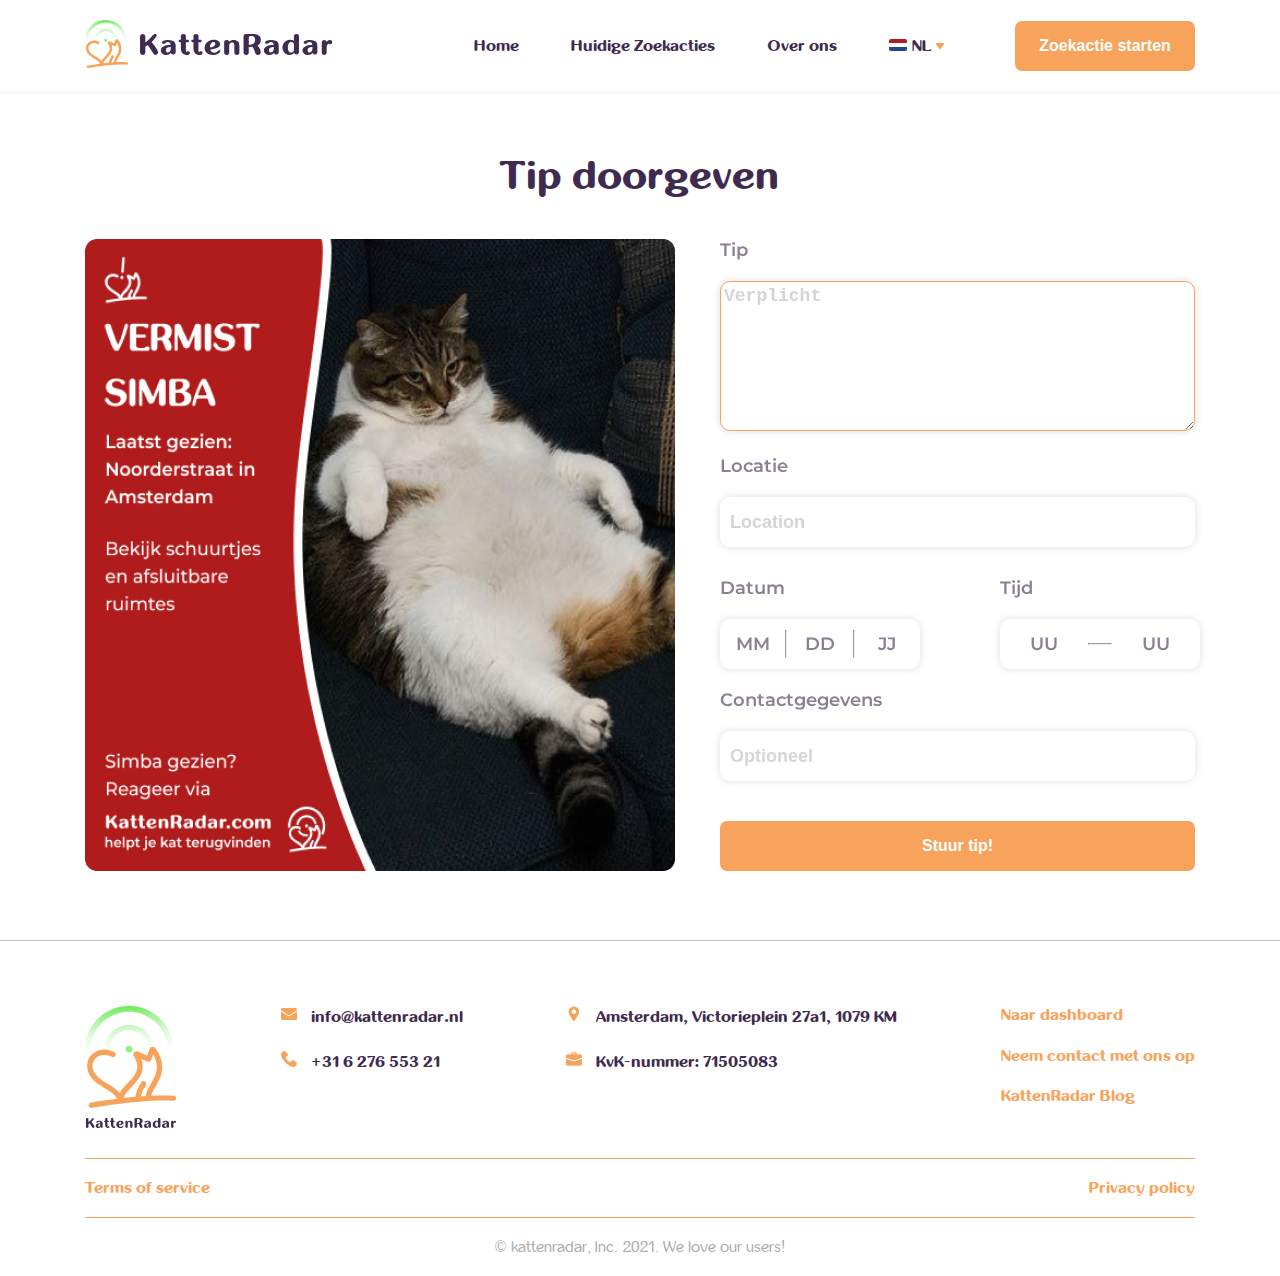
<file: tip.html>
<!DOCTYPE html>
<html lang="en">

<head>
    <meta charset="UTF-8">
    <meta http-equiv="X-UA-Compatible" content="IE=edge">
    <meta name="viewport" content="width=device-width, initial-scale=1.0">
    <title>KattenRadar - Homepage</title>
    <link rel="preconnect" href="https://fonts.googleapis.com">
    <link rel="preconnect" href="https://fonts.gstatic.com" crossorigin>
    <link href="https://fonts.googleapis.com/css2?family=Montserrat:wght@300;400;500;600;900&display=swap" rel="stylesheet">
    <link rel="stylesheet" href="style/default_styles.css">
    <link rel="stylesheet" href="style/inner_styles.css">
</head>

<body>
    <!-- STICKY HEADER -->
    <div class="sticky__container">
        <div class="header" id="sticky__header">
            <ul>
                <li>
                    <a href="#"> <img src="img/logotype.svg" alt="Logotype"></a>
                </li>
                <li>
                    <ul class="header__menu_list">
                        <li>
                            <a href="/home">Home</a>
                        </li>
                        <li>
                            <a href="/searches">Huidige Zoekacties</a>
                        </li>
                        <li>
                            <a href="/about">Over ons</a>
                        </li>
                        <li class="lang__wrapper" id="sticky__lang__wrapper">
                            <div class="header__current_lang">
                                <div><img class="icon__flag" id="icon__flag_sticky" src="img/icons/flag_dutch.svg" alt="Flag"><span id="language_sticky">NL</span><img class="header__down" src="img/icons/header_down.svg" alt="Down"></div>
                            </div>
                            <div class="header__lang">
                                <div><img class="icon__flag" id="Dutch" src="img/icons/flag_dutch.svg" alt="Flag"> NL
                                </div>
                                <div><img class="icon__flag" id="English" src="img/icons/flag_eng.svg" alt="Flag"> EN
                                </div>
                                <div><img class="icon__flag" id="Deutsch" src="img/icons/flag_deu.svg" alt="Flag"> DE
                                </div>
                            </div>
                        </li>
                    </ul>
                </li>
                <li>
                    <button class="header__start_search">Zoekactie starten</button>
                </li>
            </ul>
        </div>
    </div>
    <!-- STICKY HEADER END -->
    <div class="blur__wrapper">
        <!-- HEADER -->
        <div class="header default_header">
            <ul>
                <li>
                    <a href="#"> <img src="img/logotype.svg" alt="Logotype"></a>
                </li>
                <li>
                    <ul class="header__menu_list">
                        <li>
                            <a href="/home">Home</a>
                        </li>
                        <li>
                            <a href="/searches">Huidige Zoekacties</a>
                        </li>
                        <li>
                            <a href="/about">Over ons</a>
                        </li>
                        <li class="lang__wrapper">
                            <div class="header__current_lang">
                                <div><img class="icon__flag" id="icon__flag" src="img/icons/flag_dutch.svg" alt="Flag"><span id="language">NL</span><img class="header__down" src="img/icons/header_down.svg" alt="Down"></div>
                            </div>
                            <div class="header__lang">
                                <div><img class="icon__flag" id="Dutch" src="img/icons/flag_dutch.svg" alt="Flag"> NL
                                </div>
                                <div><img class="icon__flag" id="English" src="img/icons/flag_eng.svg" alt="Flag"> EN
                                </div>
                                <div><img class="icon__flag" id="Deutsch" src="img/icons/flag_deu.svg" alt="Flag"> DE
                                </div>
                            </div>
                        </li>
                    </ul>
                </li>
                <li>
                    <button class="header__start_search">Zoekactie starten</button>
                </li>
            </ul>
        </div>
        <!-- HEADER END -->
        <!-- MOBILE HEADER -->
        <div class="mb__header">
            <div class="mb__header_top">
                <img src="img/logotype.svg" alt="Logotype">
                <div class="mb__header_icons">
                    <a href="#"><img src="img/icon_facebook.svg" alt="Facebook"></a>
                    <a href="#"><img src="img/icon_insta.svg" alt="Instagram"></a>
                </div>
                <div class="mb__header_lang">
                    <img class="mb__header_icon" src="img/icons/flag_dutch.svg" alt="Mobile Lang">
                    <p><img src="img/icons/down.svg" alt="Mobile Lang Down"></p>
                </div>
            </div>
            <div class="mb__header_menu">
                <a href="#" class="header__menu_active">Home</a>
                <a href="#">Huidige Zoekacties</a>
                <a href="#">Over ons</a>
            </div>
            <div class="mb__header_language">
                <div class="mb__header_block" id="lang_Dutch">
                    <img src="img/icons/flag_dutch.svg" id="image__Dutch" alt="Lang">
                    <p>NL</p>
                </div>
                <div class="mb__header_block" id="lang_English">
                    <img src="img/icons/flag_eng.svg" id="image__English" alt="Lang">
                    <p>EN</p>
                </div>
                <div class="mb__header_block" id="lang_Deutsch">
                    <img src="img/icons/flag_deu.svg" id="image__Deutsch" alt="Lang">
                    <p>DE</p>
                </div>
            </div>
        </div>
        <!-- MOBILE HEADER END -->

        <!-- MOBILE STICKY HEADER -->
        <div class="mb__header mb__header_sticky">
            <div class="mb__header_top">
                <img src="img/logotype.svg" alt="Logotype">
                <div class="mb__header_icons">
                    <a href="#"><img src="img/icon_facebook.svg" alt="Facebook"></a>
                    <a href="#"><img src="img/icon_insta.svg" alt="Instagram"></a>
                </div>
                <div class="mb__header_lang">
                    <img src="img/mb_lang.svg" alt="Mobile Lang">
                </div>
            </div>
            <div class="mb__header_menu">
                <a href="#">Home</a>
                <a href="#">Huidige Zoekacties</a>
                <a href="#">Over ons</a>
            </div>
            <button class="mb__sticky_header_button">Meteen zoekactie starten</button>
        </div>
        <!-- MOBILE HEADER END -->

        <!-- ТУТ ПИШЕШ КОД -->
        <section class="tip">
            <div class="blog__container">
                <div class="tip_plot">
                    Tip doorgeven
                </div>
                <div class="tip_contents">
                    <div class="tip_photo">
                        <img src="img/tip_menu.png" alt="">
                    </div>
                    <div class="tip_menu">
                        <p>Tip</p>
                        <div><textarea name="" id="" cols="30" rows="10" placeholder="Verplicht"></textarea></div>
                        <p>Locatie</p>
                        <input class="tip_menu_location" placeholder="Location" type="text">
                        <div class="tip_menu_date">
                            <div>
                                <p>Datum</p>
                                <div class="tip_date_block">
                                    <p>MM</p>
                                    <hr>
                                    <p>DD</p>
                                    <hr>
                                    <p>JJ</p>
                                </div>
                            </div>
                            <div>
                                <p>Tijd</p>
                                <div class="tip_block_time">
                                    <p>UU</p>
                                    <hr>
                                    <p>UU</p>
                                </div>
                            </div>
                        </div>
                        <p>Contactgegevens</p>
                        <input class="tip_menu_location" placeholder="Optioneel" type="text">
                        <button>Stuur tip!</button>
                    </div>
                </div>
            </div>
        </section>

        <!-- FOOTER -->

        <footer>
            <div class="container">
                <div class="footer__info">
                    <img src="img/footer_logo.svg" alt="Footer Logo">
                    <div class="footer__info_adress">
                        <div>
                            <img src="img/icons/email.svg" alt="email">
                            <span><a href="mailto:info@kattenradar.nl" class="phone">info@kattenradar.nl</a></span>
                        </div>
                        <div>
                            <img src="img/icons/phone.svg" alt="phone">
                            <span><a class="phone" href="tel:+31627655321">+31 6 276 553 21</a></span>
                        </div>
                    </div>
                    <div class="footer__info_adress">
                        <div>
                            <img src="img/icons/map_footer.svg" alt="map">
                            <span>Amsterdam, Victorieplein 27a1, 1079 KM</span>
                        </div>
                        <div>
                            <img src="img/icons/bag.svg" alt="bag">
                            <span>KvK-nummer: 71505083</span>
                        </div>
                    </div>
                    <div class="footer__info_links">
                        <p class="footer_dashboard">Naar dashboard</p>
                        <p class="footer_contact" href="#">Neem contact met ons op</p>
                        <a href="#">KattenRadar Blog</a>
                    </div>
                </div>
                <div class="footer_links">
                    <a href="#">Terms of service</a>
                    <a href="#">Privacy policy</a>
                </div>
                <p class="footer_bottom_text">© kattenradar, Inc. 2021. We love our users!</p>
            </div>
        </footer>
        <!-- MOBILE FOOTER -->
        <div class="mb_footer">
            <div class="mb__footer_header">
                <a href="#">Contact opnemen</a>
                <a href="#">Naar dashboard</a>
            </div>
            <div class="mb__footer_info">
                <div class="footer__info_adress">
                    <div>
                        <img src="img/icons/email.svg" alt="email">
                        <span><a href="mailto:info@kattenradar.nl" class="phone">info@kattenradar.nl</a></span>
                    </div>
                    <div>
                        <img src="img/icons/phone.svg" alt="phone">
                        <span><a class="phone" href="tel:+31627655321">+31 6 276 553 21</a></span>
                    </div>
                </div>
                <div class="footer__info_adress">
                    <div>
                        <img src="img/icons/map_footer.svg" alt="map">
                        <span>Amsterdam, Victorieplein 27a1, 1079 KM</span>
                    </div>
                    <div>
                        <img src="img/icons/bag.svg" alt="bag">
                        <span>KvK-nummer: 71505083</span>
                    </div>
                </div>
            </div>
            <div class="mb__footer_foot">
                <a href="#">Privacy policy</a>
                <a href="#">Blog</a>
                <a href="#">Terms of service</a>
            </div>
            <hr class="mb__footer_line">
            <p class="mb__footer_text">© kattenradar, Inc. 2021. We love our users!</p>
        </div>
    </div>
    <!-- FEEDBACK -->
    <div class="feedback">
    </div>
    <div class="feedback__popup">
        <div class="feedback_close">
            <img class="popup_close" src="img/homepage/close.svg" alt="Close">
        </div>
        <p>Neem contact op</p>
        <div class="feedback__form">
            <div class="feedback__form_block">
                <p>Email <span> *</span></p>
                <input type="email" id="form__email" placeholder="Email">
            </div>
            <div class="feedback__form_block">
                <p>Telefoon</p>
                <input type="phone" id="form__phone" placeholder="Telefoonnummer (optioneel)">
            </div>
        </div>
        <div class="feedback__textarea">
            <p>Bericht</p>
            <textarea name="message" id="message"></textarea>
        </div>
        <input type="hidden" name="token" value="" id="token">
        <p class="form__send_status">Your message has been successfully sent!</p>
        <button class="feedback__send" class="g-recaptcha" data-sitekey="6LdBDO4dAAAAAHksjb-qcwb7j-Ke3cEJwkBgIF4C" data-callback='onSubmit' data-action='submitForm'>Versturen</button>
        <p class="feedback__capcha_info">This site is protected by reCAPTCHA and the Google
            <a href="https://policies.google.com/privacy">Privacy Policy</a> and
            <a href="https://policies.google.com/terms">Terms of Service</a> apply.
        </p>
    </div>
    <!-- DASHBOARD POPUP -->
    <div class="dashboard__popup">
        <div class="feedback_close">
            <img class="popup_close" src="img/homepage/close.svg" alt="Close">
        </div>
        <div class="dashboard__popup_start">
            <p class="dashboard__title">To dashboard</p>
            <p class="dashboard__desc">Je kunt het dashboard van de zoekactie openen door op 'naar dashboard' te klikken in de emails van KattenRadar.</p>
            <p class="dashboard__desc" style="opacity: 0.6;">Kan je het niet vinden? Vul hier je email of telefoonnummer in, en wij sturen je de link nogmaals toe.</p>

            <input type="email" name="email" id="dashboardEmail" placeholder="Email of telefoonnummer">
            <button id="dashboard__send">Ontvang link naar dashboard</button>
        </div>
        <div class="dashboard__popup_done" style="display: none;">
            <p class="dashboard__title">Success!</p>
            <p class="dashboard__desc">We hebben je de nieuwe link gestuurd, check je e-mail</p>
            <button class="dashboard__top_button">Naar startpagina</button>
        </div>

        <div class="dashboard__popup_failed" style="display: none;">
            <p class="dashboard__title">Failed!</p>
            <p class="dashboard__desc">Deze e-mail heeft geen gekoppelde zoekopdrachten.</p>
            <button id="dashboard__failed_repeat">Probeer het opnieuw</button>
            <button class="dashboard__button dashboard__top_button">Naar startpagina</button>
        </div>
    </div>
    <script src="js/jquery-3.6.0.min.js"></script>
    <script src="js/default_script.js"></script>

</body>

</html>
</file>
<file: style/style.css>
body {
    font-family: 'Montserrat', sans-serif;
    font-weight: 400;
}

* {
    padding: 0;
    margin: 0;
    box-sizing: border-box;
}

.crypto__header {
    max-height: 125px;
    padding-top: 40px;
    padding-bottom: 50px;
    width: 100vw;
    background: #3A4EFF;
    color: white;
}

.crypto__header p {
    font-family: Montserrat;
    font-style: normal;
    font-weight: bold;
    font-size: 36px;
    line-height: 44px;
    /* identical to box height */
    color: #FFFFFF;
}

.container {
    max-width: 70%;
    margin: 0 auto;
}

.crypto__auth_block {
    width: 385px;
    margin: 0 auto;
    margin-top: 15vh;
}

.crypto__auth_block p {
    font-family: Montserrat;
    font-style: normal;
    font-weight: 700;
    font-size: 32px;
    line-height: 39px;
    /* identical to box height */
    color: #1B1B1B;
    margin-top: 50px;
    color: #1B1B1B;
    margin-bottom: 10px;
}

.crypto__auth_block input {
    width: 100%;
    height: 50px;
    padding-left: 10px;
    border: 2px solid #1B1B1B;
    font-size: 20px;
    outline: none;
    font-weight: 700;
}

.auth__button {
    margin-top: 50px;
    width: 100%;
    height: 50px;
    background: #1B1B1B;
    outline: none;
    border: 2px solid transparent;
    font-family: Montserrat;
    font-style: normal;
    font-weight: bold;
    font-size: 28px;
    line-height: 34px;
    color: #FFFFFF;
    transition: 0.3s;
    cursor: pointer;
}

.auth__button:hover {
    border: 2px solid #1B1B1B;
    color: #1B1B1B;
    background: transparent;
}

.crypto__panel {
    width: 100%;
    margin-top: 10vh;
}

.panel__currency {
    display: flex;
    align-items: center;
}

.currency {
    width: 180px;
    height: 50px;
    display: flex;
}

.currency img {
    width: 30px;
}

.panel__currency {
    width: 100%;
    display: flex;
    justify-content: space-between;
}

.currency p {
    font-family: Montserrat;
    font-style: normal;
    font-weight: 500;
    font-size: 22px;
    line-height: 27px;
    /* identical to box height */
    color: #000000;
}

.panel__left_block div {
    display: flex;
}

.deposit {
    display: flex;
}

.crypto__panel p {
    font-family: Montserrat;
    font-style: normal;
    font-weight: bold;
    font-size: 20px;
    line-height: 27px;
    /* identical to box height */
    color: #1B1B1B;
    text-transform: uppercase;
}

.currency {
    align-items: center;
}

.currency p {
    margin-right: 20px;
}

.panel__price {
    width: 100%;
    justify-content: space-between;
    display: flex;
    margin-top: 20px;
}

.panel__price>div {
    display: block;
}

.buy__price {
    margin-bottom: 10px;
}

.panel__price div>p {
    font-weight: 500;
}

.panel__balance {
    margin-top: 30px;
}

.panel__balance span {
    font-weight: 500;
}

.panel__left_block {
    margin-top: 50px;
    border: 2px solid #000000;
    padding: 30px;
    max-width: 400px;
}

.panel__left_block>div {
    display: flex;
    justify-content: space-between;
    margin-bottom: 30px;
}

.total__value {
    margin-bottom: 20px;
}

.total__value span {
    font-weight: 500;
}

.crypto__left_checkbox {
    display: flex;
    align-items: center;
    justify-content: space-between;
}

.crypto__left_checkbox p {
    font-size: 14px;
    font-weight: 500;
}

input {
    outline: none;
    padding-left: 10px;
    box-sizing: border-box;
}

.panel__left_buttons button {
    width: 48%;
    height: 50px;
    background: #1B1B1B;
    color: white;
    font-weight: 700;
    outline: none;
    border: none;
    cursor: pointer;
    font-size: 16px;
    transition: 0.3s;
    border: 2px solid #1B1B1B;
}

.crypto__right {
    width: 65%;
}

.crypto__panel {
    display: flex;
    justify-content: space-between;
}

.panel__left_block input {
    width: 40%;
}

.crypto__left_checkbox input {
    width: 10%;
}

.panel__left_buttons {
    margin-bottom: 0 !important;
}

.crypto__right {
    text-align: center;
}

.crypto__buttons {
    display: block;
    justify-content: space-between;
    margin-top: 20px;
}

.crypto__buttons button {
    width: 25%;
    height: 50px;
    background: #1B1B1B;
    color: white;
    font-weight: 700;
    outline: none;
    border: none;
    cursor: pointer;
    font-size: 16px;
    transition: 0.3s;
    border: 2px solid #1B1B1B;
}

button:hover {
    background: transparent;
    color: #1B1B1B;
    border: 2px solid #1B1B1B;
}

.crypto__item_text {
    display: flex;
    justify-content: space-between;
    width: 70%;
    margin: 0 auto;
    margin-bottom: 40px;
}

.crypto__item_text span {
    font-weight: 500;
}

.crypto__right_item {
    margin-top: 50px;
}

.crypto__item_block {
    display: flex;
}

.crypto__item_block div {
    width: calc(100%/6);
    padding-top: 10px;
}

.crypto__item_block {
    height: 100px;
    background: rgba(0, 0, 0, 0.171);
}

.crypto__item_title {
    font-size: 12px !important;
    margin-bottom: 10px;
}
</file>
<file: style/default_styles.css>
/* SETTINGS */

body {
    background: white;
    font-family: 'Inglobal';
    color: #3F2B4F;
    overflow-x: hidden;
}

* {
    margin: 0;
    padding: 0;
    box-sizing: border-box;
}

@font-face {
    font-family: 'Inglobal';
    src: local('inglobal'), url('fonts/inglobal.woff2') format('woff2'), url('fonts/inglobal.woff') format('woff'), url('fonts/inglobal.ttf') format('truetype');
    font-weight: 400;
    font-style: normal;
}

@font-face {
    font-family: 'Inglobal';
    src: local('inglobal Italic'), local('inglobal-Italic'), url('fonts/inglobalitalic.woff2') format('woff2'), url('fonts/inglobalitalic.woff') format('woff'), url('fonts/inglobalitalic.ttf') format('truetype');
    font-weight: 400;
    font-style: italic;
}

@font-face {
    font-family: 'Inglobal';
    src: local('inglobal Bold'), local('inglobal-Bold'), url('fonts/inglobalbold.woff2') format('woff2'), url('fonts/inglobalbold.woff') format('woff'), url('fonts/inglobalbold.ttf') format('truetype');
    font-weight: 700;
    font-style: normal;
}

@font-face {
    font-family: 'Inglobal';
    src: local('inglobal Bold Italic'), local('inglobal-BoldItalic'), url('fonts/inglobalbolditalic.woff2') format('woff2'), url('fonts/inglobalbolditalic.woff') format('woff'), url('fonts/inglobalbolditalic.ttf') format('truetype');
    font-weight: 700;
    font-style: italic;
}

ul {
    list-style-type: none;
}

.container {
    max-width: 1110px;
    width: 100%;
    margin: 0 auto;
}

.mb_footer {
    display: none;
}


/* SETTINGS END */


/* FOOTER */

footer {
    border-top: 1px solid #C4C4C4;
    padding-top: 65px;
    padding-bottom: 20px;
}

.footer__info {
    display: flex;
    justify-content: space-between;
}

.footer__info_links {
    display: inline-grid;
}

.footer__info_adress>div>span {
    font-size: 16px;
    font-weight: 700;
    margin-left: 10px;
}

.footer__info_adress>div {
    align-items: center;
    margin-bottom: 25px;
}

.footer__info_links a {
    font-size: 16px;
    font-weight: 700;
    color: #F8A35B;
    text-decoration: none;
}

.footer__info_links p {
    font-size: 16px;
    font-weight: 700;
    color: #F8A35B;
    text-decoration: none;
    cursor: pointer;
}

.footer_links {
    margin-top: 30px;
    border-top: 1px solid #F8A35B;
    border-bottom: 1px solid #F8A35B;
    padding-bottom: 20px;
    padding-top: 20px;
    display: flex;
    justify-content: space-between;
}

.footer_links a {
    font-size: 16px;
    font-weight: 700;
    color: #F8A35B;
    text-decoration: none;
}

.footer_bottom_text {
    font-size: 16px;
    color: #ABABAB;
    text-align: center;
    margin-top: 20px;
}


/* FOOTER END */

.orange_button:hover {
    background: white;
    color: #F8A35B;
    border: 1px solid #F8A35B;
}

button {
    transition: 0.3s;
}

button:disabled {
    opacity: 0.5;
}


/* FOOTER */

.phone {
    color: #3F2B4F;
    text-decoration: none;
}

.prefooter__body {
    height: 570px;
    background-repeat: no-repeat;
    width: 100vw;
    background: url(../img/homepage/pre-footer.svg);
}

.prefooter_body_left {
    font-weight: bold;
    font-size: 48px;
    line-height: 59px;
    color: #3F2B4F;
}

.prefooter_body_left {
    width: 500px;
}

.prefooter__body_text {
    top: 100px;
    position: relative;
}

.prefooter__body_text span {
    color: #F8A35B;
}

.prefooter__body_text {
    display: flex;
}

.prefooter_line {
    margin-top: 80px;
    width: 40%;
}

.prefooter__button {
    width: 300px;
    height: 51px;
    background: #FFFFFF;
    box-shadow: 0px 0px 9px rgba(0, 0, 0, 0.13);
    border-radius: 10px;
    border: none;
    padding-left: 30px;
    padding-right: 30px;
    font-weight: 700;
    align-items: center;
    position: absolute;
    right: 0;
    font-size: 16px;
    cursor: pointer;
}

.mb__header {
    display: none;
}

.prefooter__button img {
    top: 2px;
    position: relative;
}

.header {
    border-bottom: 1px solid #F1F1F1;
    padding-top: 20px;
    padding-bottom: 20px;
}

.header__down {
    margin-left: 5px;
    margin-bottom: 2px;
}

.header a {
    color: #3F2B4F;
    text-decoration: none;
    font-size: 16px;
    font-weight: 700;
    transition: 0.3s;
}

.mb__header {
    display: none;
}

.header a:hover {
    color: #F8A35B;
}

.header__start_search {
    background: #F8A35B;
    border-radius: 7px;
    width: 180px;
    height: 50px;
    color: white;
    font-size: 16px;
    font-weight: 700;
    border: none;
    cursor: pointer;
    border: 1px solid transparent;
    transition: 0.3s;
}

.header__start_search:hover {
    border: 1px solid #F8A35B;
    background: white;
    color: #F8A35B;
}

.header>ul {
    width: 100%;
    max-width: 1110px;
    margin: 0 auto;
    display: flex;
    justify-content: space-between;
    align-items: center;
}

.header__menu_list {
    display: flex;
    width: 500px;
    margin-left: 100px;
    justify-content: space-between;
}

.icon__flag {
    margin-right: 5px;
}

.header__lang {
    height: auto;
    overflow-y: hidden;
    font-weight: 700;
    cursor: pointer;
    color: #3F2B4F;
    background: #FFFFFF;
    box-shadow: 0px 0px 9px rgba(0, 0, 0, 0.13);
    border-radius: 10px;
    width: auto;
    padding: 10px;
    padding-top: 5px;
    position: absolute;
    left: -10px;
    top: 25px;
    transform: translateY(-10px);
    opacity: 0;
    transition: 0.2s;
}

.header__lang_open {
    transform: translateY(0px);
    opacity: 1;
}

.header__down {
    transition: 0.2s;
}

.header__down_open {
    transform: matrix(1, 0, 0, -1, 0, 0);
}

.lang__wrapper {
    position: relative;
}

.header__lang div {
    display: flex;
    margin-top: 7px;
}

.header__current_lang>div {
    font-weight: 700;
    cursor: pointer;
    color: #3F2B4F;
}

.header__lang img {
    margin-right: 9px;
}

.header__menu_list li {
    margin-right: 30px;
}

.header__fixed {
    display: block !important;
    position: fixed;
    background: white;
    width: 100vw;
    top: 0;
    opacity: 1;
    z-index: 9999;
    top: 0;
    transition: 0.3s;
    animation-name: headerShow;
    animation-duration: 0.3s;
    animation-timing-function: cubic-bezier(0.165, 0.84, 0.44, 1);
    animation-fill-mode: forwards;
}

@keyframes headerShow {
    from {
        top: -145px;
    }
    to {
        top: 0;
    }
}

.header__hidden {
    animation-name: headerHide;
    animation-duration: 0.3s;
    animation-timing-function: cubic-bezier(0.165, 0.84, 0.44, 1);
    transition: 0.3s;
    display: block !important;
    width: 100vw;
    display: none;
}

@keyframes headerHide {
    from {
        top: 0;
    }
    to {
        top: -145px;
        display: none;
    }
}

#sticky__header {
    display: none;
    position: fixed;
    top: -145px;
}

.feedback__popup {
    box-shadow: 0px 3px 11px rgba(98, 98, 98, 0.13);
    width: 830px;
    height: auto;
    padding: 50px;
    background: white;
    margin: 0 auto;
    top: 20vh;
    position: relative;
    opacity: 1;
    transform: scale(0);
    transition: 0.3s;
    border-radius: 15px;
}

.dashboard__popup {
    box-shadow: 0px 3px 11px rgba(98, 98, 98, 0.13);
    width: 830px;
    height: auto;
    padding: 50px;
    background: white;
    margin: 0 auto;
    top: 20vh;
    position: relative;
    opacity: 1;
    transform: scale(0);
    transition: 0.3s;
    border-radius: 15px;
}

.chat_file_upload {
    width: 200px;
    height: 200px;
}

.dashboard__popup {
    position: fixed;
    left: calc((100vw - 830px)/2);
    z-index: 999999;
}

.feedback_close {
    position: absolute;
    right: 20px;
    top: 20px;
}

.popup_close {
    cursor: pointer;
    transition: 0.3s;
}

.popup_close:hover {
    transform: scale(1.1);
}

.feedback__popup>p {
    font-size: 32px;
    color: black;
    font-weight: 700;
    text-align: center;
}

.feedback__form {
    display: flex;
    justify-content: space-between;
    margin-top: 20px;
}

.feedback__form_block {
    width: 50%;
}

.feedback__form_block input {
    width: 98%;
    height: 50px;
    border-radius: 10px;
    border: 1px solid #F8A35B;
    opacity: 1;
    font-weight: 700;
    outline: none;
    padding-left: 15px;
    font-size: 15px;
}

.feedback__form_block p {
    font-size: 18px;
    color: #3F2B4F;
    font-weight: 600;
    margin-bottom: 10px;
    opacity: 0.6;
}

.feedback__form_block span {
    color: #ff0000;
}

.feedback__textarea {
    margin-top: 20px;
    width: 100%;
}

.feedback__textarea p {
    font-size: 18px;
    color: #3F2B4F;
    font-weight: 600;
    margin-bottom: 10px;
    opacity: 0.6;
}

#message {
    background: #FFFFFF;
    opacity: 1;
    border: 1px solid #F8A35B;
    box-shadow: 0px 0px 9px rgba(0, 0, 0, 0.13);
    border-radius: 10px;
    width: 100%;
    height: 100px;
    padding: 10px;
    outline: none;
}

.feedback__popup button {
    width: 100%;
    height: 60px;
    background: #F8A35B;
    color: white;
    border: none;
    border-radius: 10px;
    cursor: pointer;
    font-weight: 600;
    font-size: 16px;
    margin-top: 20px;
}

.feedback__popup {
    position: fixed;
    left: calc((100vw - 830px)/2);
    z-index: 999999;
}

.feedback {
    width: 100vw;
    height: 100vh;
    position: fixed;
    left: 0px;
    top: 0px;
    display: none;
    z-index: 10;
}

.form__send_status {
    text-align: left !important;
    margin-top: 20px !important;
    margin-bottom: 0px !important;
    font-size: 16px !important;
    color: #F8A35B !important;
    display: none;
}

.grecaptcha-badge {
    display: none;
}

.feedback__capcha_info {
    text-align: left !important;
    margin-top: 20px !important;
    margin-bottom: 0px !important;
    font-size: 12px !important;
    color: #3F2B4F !important;
    opacity: 0.5;
    font-style: italic;
}

.feedback__capcha_info a {
    text-decoration: none;
    color: #3F2B4F !important;
    text-decoration: underline;
}

.feedback__popup {
    padding-bottom: 35px !important;
}

.dashboard__title {
    margin: 0 auto;
    font-weight: bold;
    font-size: 32px;
    color: #000000;
}

.dashboard__popup {
    text-align: center;
}

.dashboard__popup {
    width: 655px;
    left: calc((100vw - 655px)/2);
}

.dashboard__desc {
    width: 100%;
    margin: 0 auto;
    margin-top: 10px;
    line-height: 25px;
    font-family: 'Montserrat', sans-serif;
    font-style: normal;
    font-weight: 600;
    font-size: 16px;
}

#dashboardEmail {
    width: 100%;
    height: 50px;
    border: 1px solid #F8A35B;
    border-radius: 5px;
    font-size: 16px;
    color: #222329;
    outline: none;
    padding-left: 20px;
    margin-top: 20px;
}

#dashboardEmail::placeholder {
    color: #C4C4C4;
    font-style: italic;
}

.dashboard__popup button {
    width: 100%;
    height: 50px;
    background: #F8A35B;
    border-radius: 10px;
    color: white;
    font-size: 16px;
    font-weight: 700;
    border: none;
    margin-top: 20px;
    cursor: pointer;
}

.dashboard__button {
    border: 2px solid #F8A35B !important;
    background: white !important;
    color: #F8A35B !important;
}

.feedbackShow {
    transform: scale(1)
}

@media (max-width: 1600px) {
    .homepage {
        background-size: contain;
    }
}

@media (max-width: 1366px) {
    .container_fluid {
        width: 100%;
    }
}

@media (max-width: 1140px) {
    .container {
        width: 90%;
    }
    .header>ul {
        width: 90%;
    }
    .header>ul>li>a>img {
        width: 180px;
    }
    .step__item_text>p {
        width: 350px;
    }
    .search__map_form {
        left: 5%;
        width: 90%;
    }
    .find__card_text {
        width: 400px;
    }
    .reviews__info {
        display: block;
    }
    .reviews__image_slider {
        margin: 0 auto;
    }
    .reviews__info_text {
        width: 90%;
        margin: 0 auto;
        text-align: center;
    }
    .faq__body {
        width: 90%;
    }
}

@media (max-width: 1024px) {
    .header__body_content img {
        width: 40vw;
    }
    .header {
        display: none;
    }
    .sticky__container {
        display: none;
    }
    .mb__header {
        display: block;
    }
    .mb__header_top {
        display: flex;
        justify-content: space-between;
        width: 90%;
        margin: 0 auto;
        margin-top: 20px;
        align-items: center;
    }
    .mb__header_icons {
        width: 10%;
        display: flex;
        justify-content: space-between;
    }
    .mb__header_menu {
        border-top: 1px solid #F1F1F1;
        padding-top: 15px;
        padding-bottom: 15px;
        width: 90%;
        margin: 0 auto;
        display: flex;
        justify-content: space-between;
    }
    .mb__header_menu a {
        font-size: 16px;
        color: #3F2B4F;
        opacity: 0.5;
        text-decoration: none;
        font-weight: 700;
    }
    .mb__sticky_header_button {
        padding-top: 15px;
        padding-bottom: 15px;
        background: #F8A35B;
        color: white;
        font-weight: 700;
        font-size: 16px;
        border: none;
        width: 100%;
        cursor: pointer;
    }
    .mb__header_sticky {
        top: 0;
        background: white;
        width: 100%;
        z-index: 99999;
        display: none;
        position: fixed;
        top: -170px;
    }
    .header__body_leftside {
        width: 50%;
    }
    .mb__header_language {
        display: none;
        padding-left: 5%;
        padding-right: 5%;
        justify-content: space-between;
        width: 50vw;
        margin: 0 auto;
        margin-top: 20px;
        background: white;
        box-shadow: 0px 0px 9px rgba(0, 0, 0, 0.13);
        border-radius: 10px;
        height: 60px;
        align-items: center;
        margin-bottom: 20px;
    }
    .mb__header_language_open {
        display: flex;
    }
    .mb__header_block p {
        font-weight: 700;
        color: #3F2B4F;
        margin-left: 10px;
    }
    .mb__header_block {
        display: flex;
        cursor: pointer;
    }
    .mb__header_lang {
        display: grid;
        align-items: center;
        text-align: center;
        cursor: pointer;
    }
}

@media (max-width: 900px) {
    .stats_item img {
        width: 70%;
    }
    .stats_item_title {
        font-size: 35px;
    }
    .stats_item_desc {
        font-size: 16px;
        width: 250px;
        line-height: 20px;
        opacity: 0.6;
    }
    .step__item img {
        width: 40%;
    }
    .section__subtitle {
        width: 70%;
        margin: 0 auto;
        margin-top: 10px;
    }
    .dash_container img {
        width: 100%;
    }
    .find__card img {
        width: 40%;
    }
    .section__subtitle {
        font-size: 22px;
        color: #3F2B4F;
        opacity: 0.6;
        line-height: 35px;
        width: 70%;
        margin: 0 auto;
        margin-top: 10px;
    }
}

@media (max-width: 768px) {
    .header__body_leftside h1 {
        font-size: 34px;
    }
    .header__body_leftside p {
        width: 70%;
    }
    .stats_item {
        width: 33%;
    }
    .steps h1 {
        font-size: 30px;
    }
    .step__item_header p {
        font-size: 26px;
    }
    .step__item_text>p {
        font-size: 18px;
        width: 300px;
    }
    .section__title {
        font-size: 30px;
    }
    .find__card_title {
        font-size: 25px;
    }
    .find__card_subtitle {
        font-size: 16px;
        line-height: 25px;
        width: 100%;
    }
    .find__card_text {
        width: 350px;
    }
    .review__item {
        width: 46vw;
    }
    .contact {
        display: none;
    }
    /* MOBILE FOOTER */
    .mb_footer {
        display: block;
        width: 90%;
        margin: 0 auto;
        margin-top: 30px;
    }
    footer {
        display: none;
    }
    .mb__footer_header {
        display: flex;
        justify-content: space-between;
    }
    .mb_footer a {
        color: #F8A35B;
        text-decoration: none;
        font-weight: 700;
        font-size: 18px;
    }
    .mb__footer_info {
        margin-top: 20px;
        margin-bottom: 20px;
    }
    .footer__info_adress>div {
        margin-bottom: 15px;
    }
    .mb__footer_foot {
        display: flex;
        justify-content: space-between;
    }
    .mb__footer_line {
        margin-top: 20px;
        margin-bottom: 20px;
        border: none;
        background: #F3F3F3;
        height: 2px;
        width: 100vw;
    }
    .mb__footer_text {
        text-align: center;
        color: #ABABAB;
        margin-bottom: 20px;
    }
}

@media (max-width: 600px) {
    .mb__header_icons {
        width: 13%;
    }
    .header__body_leftside h1 {
        font-size: 36px;
    }
    .header__body_leftside p {
        width: 100%;
        opacity: 0.6;
    }
    .header__body_content img {
        width: 30vw;
        position: relative;
        bottom: 40px;
    }
    .header__body_leftside {
        width: 60%;
    }
    .header__body_leftside button {
        width: 90vw;
        top: 40px;
        position: relative;
    }
    .stats__items {
        display: block;
        justify-content: space-between;
    }
    .stats_item {
        margin: 0 auto;
        width: 100%;
        margin-bottom: 40px;
    }
    .stats_item_desc {
        margin: 0 auto;
        width: 350px;
    }
    .header__body {
        margin-top: 40px;
    }
    .step__item {
        display: block;
        margin: 0 auto;
        text-align: center;
    }
    .step__item img {
        margin: 0 auto;
        width: 90%;
    }
    .step__item_header {
        display: flex;
        align-items: center;
        width: 40vw;
        margin: 0 auto;
        margin-top: 30px;
    }
    .step__item_header div {
        background: #F8A35B00;
        font-size: 42px;
        line-height: 37px;
        color: #F8A35B;
    }
    .step__item_text>p {
        font-size: 18px;
        width: 70vw;
        margin: 0 auto;
        margin-bottom: 40px;
    }
    .step__item_header {
        width: 360px;
    }
    .map__radius {
        width: 100% !important;
    }
    .pac-container {
        width: 90vw !important;
        transform: translateX(-35px) translateY(10px);
        left: 11vw !important;
    }
    .find__card {
        flex-direction: row-reverse;
        display: block;
        text-align: center;
    }
    .find__card img {
        width: 70%;
    }
    .find__card_text {
        width: 90%;
        text-align: center;
        margin: 0 auto;
        margin-top: 20px;
    }
    .find__card_subtitle {
        text-align: center;
    }
    .find__card_title {
        font-size: 35px;
    }
    .current__map {
        margin-top: 100px;
    }
    .review__item {
        width: 90vw;
    }
    .reviews__image_slider {
        overflow-x: hidden;
        width: 100%;
    }
    .reviews__image_slider img {
        width: 100%;
    }
    .prefooter__body_text {
        display: block;
    }
    .prefooter_body_left {
        width: 80vw;
        text-align: center;
        margin: 0 auto;
    }
    .prefooter__button {
        width: 90vw;
        height: 71px;
        font-size: 20px;
        cursor: pointer;
        background: #F8A35B;
        margin-top: 40px;
    }
}

@media (max-width: 490px) {
    .header__body_leftside h1 {
        font-size: 30px;
    }
    .prefooter_body_left {
        font-size: 36px;
    }
    .faq__item_main p {
        font-weight: bold;
        font-size: 20px;
        color: #3F2B4F;
    }
    .reviews__image_slider img {
        width: 100vw;
    }
    .pac-container {
        left: 13vw !important;
    }
    .mb__header_icons {
        width: 18%;
    }
    .mb__header_top {
        margin-bottom: 10px;
    }
    .header__body_leftside h1 {
        font-size: 26px;
        line-height: 35px;
    }
    .steps h1 {
        font-weight: bold;
        font-size: 28px;
        line-height: 38px;
        text-align: center;
        color: #3F2B4F;
        margin-bottom: 60px;
    }
    .mb__header_language {
        width: 90vw;
    }
}

@media (max-width: 414px) {
    .header__body_leftside h1 {
        font-size: 26px;
    }
    .header__body_content img {
        bottom: 50px;
    }
    .steps h1 {
        font-weight: bold;
        font-size: 28px;
        line-height: 38px;
        text-align: center;
        color: #3F2B4F;
        margin-bottom: 60px;
    }
    .header__body_leftside h1 {
        font-size: 26px;
        line-height: 35px;
    }
    .mb__header_top>img {
        width: 200px;
    }
}

@media (max-width: 375px) {
    .section__subtitle {
        font-size: 18px;
        line-height: 30px;
        width: 90%;
        margin-top: 10px;
    }
    .search__map_form>div {
        width: 100%;
    }
    .review__item {
        width: 92vw;
    }
    .faq__body {
        width: 100%;
    }
    .prefooter__button {
        font-size: 16px;
    }
    .prefooter_body_left {
        font-size: 30px;
        line-height: 40px;
    }
}

@media (-webkit-device-pixel-ratio: 1.25) {
    * {
        zoom: 0.98;
    }
    .header__fixed {
        left: 80px;
    }
}
</file>
<file: style/inner_styles.css>
/* TOS */

.tos h1 {
    font-family: inglobal;
    font-style: normal;
    font-weight: bold;
    font-size: 40px;
    line-height: 68px;
    /* identical to box height, or 170% */
    text-align: center;
    color: #3F2B4F;
    margin-top: 100px;
}

.tos__subtitle {
    font-family: Montserrat;
    font-style: normal;
    font-weight: 600;
    font-size: 16px;
    line-height: 26px;
    /* identical to box height, or 162% */
    color: #3F2B4F;
    opacity: 0.5;
    text-align: center;
}

.tos__wrapper {
    max-width: 1110px;
    width: 100%;
    margin: 0 auto;
}

.tos {
    padding-bottom: 100px;
}

.tos__content_item {
    margin-top: 50px;
    display: flex;
    justify-content: space-between;
}

.tos__content_title {
    width: 20%;
    font-family: Montserrat;
    font-style: normal;
    font-weight: 900;
    font-size: 16px;
    line-height: 26px;
    /* or 162% */
    text-transform: uppercase;
    color: #3F2B4F;
}

.tos__content_desc {
    width: 70%;
}

.tos__content_desc p {
    font-family: Montserrat;
    font-style: normal;
    font-weight: 600;
    font-size: 16px;
    line-height: 26px;
    /* or 162% */
    margin-bottom: 50px;
}


/* BLOG */

.blog__container {
    max-width: 1110px;
    margin: 0 auto;
    width: 100%;
}

.blog__title {
    margin: 0 auto;
    width: 350px;
    font-weight: bold;
    font-size: 40px;
    color: #3F2B4F;
    margin-top: 80px;
}

.blog__links {
    display: flex;
    justify-content: space-between;
    margin: 0 auto;
    width: 230px;
    font-weight: 600;
    font-size: 14px;
    opacity: 0.3;
    color: #3F2B4F;
    margin-top: 10px;
}

.blog__links_active {
    opacity: 1;
}

.blog__sorteer {
    justify-content: end;
    display: flex;
    color: #3F2B4F;
    font-weight: 600;
    font-size: 14px;
    opacity: 0.3;
}

.blog__sorteer img {
    padding-top: 3px;
    padding-left: 5px;
}

.blog__table {
    display: flex;
    justify-content: space-between;
    margin-top: 40px;
}

.blog__block {
    width: 338px;
    height: 500px;
    background: #FFFFFF;
    box-shadow: 0px 0px 9px rgba(0, 0, 0, 0.13);
    border-radius: 10px;
    overflow: hidden;
    position: relative;
}

.blog__block_contents {
    width: 90%;
    margin: 0 auto;
}

.blog__block_contents div {
    display: flex;
    justify-content: space-between;
    position: absolute;
    width: 90%;
    bottom: 4%;
}

.blog__block_contents h1 {
    font-weight: bold;
    font-size: 20px;
    margin-top: 10px;
}

.blog__block_subtitle {
    font-family: Montserrat;
    font-weight: normal;
    font-size: 16px;
    line-height: 22px;
    margin-top: 10px;
    overflow: hidden;
    text-overflow: ellipsis;
    display: -webkit-box;
    -webkit-line-clamp: 5;
    -webkit-box-orient: vertical;
}

.blog__block_date {
    font-family: Montserrat;
    font-weight: 600;
    font-size: 12px;
    color: #3F2B4F;
    opacity: 0.3;
}

.blog__block_contents a {
    text-decoration: none;
    color: #F8A35B;
    font-weight: 600;
    font-size: 14px;
    font-family: Montserrat;
}

.categorie_1 {
    width: 95px;
    height: 21px;
    background: #91f08241;
    text-align: center;
    border-radius: 5px;
    color: #91F082;
    font-weight: 600;
    font-size: 14px;
    font-family: Montserrat;
    padding-top: 2px;
}

.categorie_2 {
    width: 95px;
    height: 21px;
    background: #f8a45b34;
    text-align: center;
    border-radius: 5px;
    color: #F8A35B;
    font-weight: 600;
    font-size: 14px;
    font-family: Montserrat;
    padding-top: 2px;
}

.page_number {
    display: flex;
    margin: 0 auto;
    justify-content: space-between;
    width: 200px;
    font-weight: 600;
    font-size: 16px;
    margin-top: 40px;
    margin-bottom: 40px;
}

.page_number p {
    opacity: 0.3;
    cursor: pointer;
}

.number__active {
    opacity: 1;
}


/* BLOG PAGE */

.blog_page {
    height: 90vh;
}

.header_main {
    position: absolute;
    min-height: 100vh;
}

.header_background {
    position: relative;
}

.header_gradient {
    position: absolute;
    z-index: 2;
    top: 0;
}

.header_main_contents {
    position: absolute;
    z-index: 999;
    color: white;
    font-weight: bold;
    font-size: 40px;
    margin-top: 250px;
}

.header_contents_subtitle {
    display: flex;
    font-weight: 600;
    font-size: 12px;
    margin-top: 15px;
}

.header_contents_subtitle h1 {
    width: 115px;
    height: 25px;
    background: #686d6794;
    border-radius: 5px;
    text-align: center;
    margin-right: 10px;
    font-family: Montserrat;
    font-weight: 600;
    padding-top: 2px;
    font-size: 17px;
}

.header_contents_subtitle p {
    font-weight: 600;
    font-size: 17px;
    font-family: Montserrat;
    opacity: 0.4;
}

.blog__navigation__links a {
    display: flex;
}

.blog__navigation__links p {
    font-weight: 600;
    font-size: 14px;
    opacity: 0.5;
    color: #3F2B4F;
    font-family: Montserrat;
    margin-top: 20px;
    cursor: pointer;
    text-decoration: none;
}

.blog__navigation__links {
    display: grid;
}

.page_blocks {
    display: flex;
    justify-content: space-between;
}

.blog__navigation_wrapper {
    position: sticky;
    top: 40px;
}

.page_info {
    width: 65%;
}

.quik_links {
    width: 25%;
}

.quik_links a {
    text-decoration: none;
    margin-bottom: 20px;
    position: relative;
    transition: 0.3s;
}

.blog__navigation__links a svg {
    margin-right: 20px;
    position: absolute;
    left: -40px;
    top: 5px;
}

.blog__navigation__links {
    overflow-x: hidden;
}

.blog__navigation_active {
    transform: translateX(40px);
}

.blog__navigation_active p {
    color: #F8A35B !important;
    opacity: 1 !important;
}

.quik_links p {
    font-weight: 600;
    font-size: 14px;
    opacity: 0.5;
    color: #3F2B4F;
    font-family: Montserrat;
    margin-top: 0px;
    cursor: pointer;
    width: calc( 100% - 40px);
    transition: 0.3s;
}

.quik_links h1 {
    margin-bottom: 20px;
}

.page_info h1 {
    font-weight: bold;
    font-size: 40px;
}

.page_info p {
    margin-top: 20px;
    font-weight: normal;
    font-size: 14px;
    line-height: 25px;
    font-family: Montserrat;
}

.page_info h2 {
    font-weight: bold;
    font-size: 20px;
    margin-top: 30px;
}

.blog__small_image {
    padding-top: 30px;
    padding-bottom: 10px;
    margin: 0 auto;
    width: 70%;
}

.quote {
    margin: 0 auto;
    margin-top: 60px;
    margin-bottom: 0px;
    width: 70%;
}

.big__image {
    width: 700px;
    padding-top: 30px;
    padding-bottom: 10px;
}

.page_info li {
    font-weight: normal;
    font-size: 14px;
    font-family: Montserrat;
    margin-top: 10px;
    margin-left: 10px;
}

.cta {
    padding-top: 30px;
    padding-bottom: 10px;
}

.blog__author {
    display: flex;
    align-items: center;
    justify-content: space-between;
    margin: 0 auto;
    width: 710px;
    padding-top: 70px;
    padding-bottom: 70px;
}

.blog__author h3 {
    font-weight: bold;
    font-size: 20px;
    margin-left: 30px;
}

.blog__author h4 {
    font-weight: normal;
    font-size: 15px;
    font-family: Montserrat;
    margin-left: 30px;
    line-height: 25px;
    margin-top: 5px;
}

.blog__author a {
    text-decoration: none;
    color: #F8A35B;
    font-weight: 600;
}

.blog__author img {
    border-radius: 100%;
}

.read_also_plot {
    font-weight: bold;
    font-size: 35px;
    margin: 0 auto;
    width: 240px;
    margin-bottom: 70px;
}

.read_also_slider {
    display: flex;
    justify-content: space-between;
    margin-bottom: 150px;
    position: absolute;
    width: 1110px;
}

.slider_buttom {
    display: flex;
    justify-content: space-between;
    width: 1300px;
    margin: 0 auto;
    position: relative;
    height: 60vh;
    align-items: center;
}

.tos__content_item li {
    font-weight: 600;
    font-size: 16px;
    font-family: Montserrat;
    margin-left: 20px;
    margin-top: 20px;
    margin-bottom: 30px;
}

.quote__text {
    font-family: inglobal !important;
    font-style: normal;
    font-weight: bold !important;
    font-size: 20px !important;
    line-height: 136.04%;
    text-align: center;
    color: #3F2B4F;
    width: 366px;
    position: relative;
    bottom: 200px;
    margin: 0 auto;
}

.quote {
    position: relative;
    text-align: center;
}

.cta {
    margin-top: 50px;
    width: 700px;
    height: 410px;
    background: rgba(248, 163, 91, 0.15);
    border-radius: 10px;
    display: flex;
    padding: 30px;
}

.cta>img {
    width: 40%;
}

.cta {
    align-items: center;
}

.cta__content p {
    font-family: inglobal !important;
    font-style: normal;
    font-weight: bold !important;
    font-size: 32px !important;
    line-height: 37px;
    text-align: center;
    /* Headline Color */
    color: #3F2B4F;
}

.cta__content_line {
    position: relative;
    bottom: 15px;
    margin: 0 auto;
    width: 50px;
    height: 75px;
}

.cta__content img {
    z-index: 5;
    position: absolute;
}

.cta__button {
    width: 300px;
    height: 51px;
    background: #FFFFFF;
    box-shadow: 0px 0px 9px rgba(0, 0, 0, 0.13);
    border-radius: 10px;
    border: none;
    padding-left: 30px;
    padding-right: 30px;
    font-weight: 700;
    align-items: center;
    left: 40px;
    bottom: 10px;
    position: relative;
    font-size: 16px;
    cursor: pointer;
    z-index: 0;
}

.blog__video {
    margin-top: 40px;
    margin-bottom: 40px;
}

.blog__video iframe {
    width: 100% !important;
    height: 400px !important;
}


/* TIP */

.tip_plot {
    font-weight: bold;
    font-size: 40px;
    margin: 0 auto;
    width: 280px;
    margin-top: 60px;
    margin-bottom: 40px;
}

.tip_contents {
    display: flex;
    justify-content: space-between;
}

.tip_menu {
    width: 475px;
    height: 601px;
    margin-bottom: 100px;
}

.tip_menu p {
    margin-bottom: 20px;
    font-weight: 600;
    font-size: 18px;
    opacity: 0.6;
    font-family: Montserrat;
}

.tip_menu textarea {
    width: 100%;
    border-radius: 10px;
    background: #FFFFFF;
    padding-left: 3px;
    padding-top: 4px;
    border: 1px solid #F8A35B;
    box-shadow: 0px 0px 9px rgba(0, 0, 0, 0.13);
    outline: none;
    height: 150px;
    margin-bottom: 20px;
}

.tip_menu_location {
    width: 100%;
    background: #FFFFFF;
    box-shadow: 0px 0px 9px rgba(0, 0, 0, 0.13);
    border-radius: 10px;
    height: 50px;
    border: none;
    outline: none;
    font-weight: 600;
    font-size: 18px;
    padding-left: 10px;
}

.tip_menu_date {
    display: flex;
    margin-top: 30px;
    margin-bottom: 20px;
}

.tip_menu_date div {
    margin-right: 40px;
}

.tip_date_block {
    background: #FFFFFF;
    box-shadow: 0px 0px 9px rgba(0, 0, 0, 0.13);
    border-radius: 10px;
    display: flex;
    width: 200px;
    height: 50px;
    justify-content: space-between;
    align-items: center;
}

.tip_date_block p {
    width: 150px;
    margin: 0 auto;
    text-align: center;
}

.tip_date_block hr {
    width: 0px;
    height: 28px;
}

.tip_block_time {
    background: #FFFFFF;
    box-shadow: 0px 0px 9px rgba(0, 0, 0, 0.13);
    border-radius: 10px;
    display: flex;
    width: 200px;
    height: 50px;
    justify-content: space-between;
    align-items: center;
}

.tip_block_time p {
    width: 150px;
    margin: 0 auto;
    text-align: center;
}

.tip_block_time hr {
    width: 40px;
    height: 0px;
}

.tip_menu button {
    background: #F8A35B;
    border-radius: 7px;
    width: 100%;
    height: 50px;
    color: white;
    font-weight: bold;
    font-size: 16px;
    border: none;
    margin-top: 40px;
    cursor: pointer;
    border: 2px solid #F8A35B;
    transition: 0.4s;
}

.tip_menu button:hover {
    background: transparent;
    border: 2px solid #F8A35B;
    color: #F8A35B;
}

.tip_menu input::placeholder {
    opacity: 0.3;
}

.tip_menu textarea::placeholder {
    opacity: 0.3;
    font-weight: 600;
    font-size: 18px;
}


/* ABOUT */

.about_main {
    display: flex;
    justify-content: space-between;
    align-items: center;
    width: 100%;
}

.about_main_body {
    width: 450px;
}

.about_main_body h1 {
    font-weight: bold;
    font-size: 32px;
}

.about_main_body p {
    font-weight: 600;
    font-size: 16px;
    opacity: 0.6;
    font-family: Montserrat;
    margin-top: 30px;
    line-height: 23px;
}

.about_main_body button {
    width: 100%;
    height: 60px;
    border: 2px solid #F8A35B;
    border-radius: 10px;
    color: white;
    background-color: #F8A35B;
    font-weight: bold;
    font-size: 16px;
    font-family: inglobal;
    margin-top: 50px;
    cursor: pointer;
    transition: 0.4s;
}

.about_main_body button:hover {
    border: 2px solid #F8A35B;
    background: transparent;
    color: #F8A35B;
}

.grade {
    display: flex;
    justify-content: space-between;
    text-align: center;
    margin-top: 170px;
}

.grade_block {
    width: 300px;
}

.grade_block h1 {
    font-weight: bold;
    font-size: 48px;
    margin-top: 10px;
    margin-bottom: 10px;
}

.grade_block p {
    font-weight: 600;
    font-size: 19px;
    opacity: 0.6;
    font-family: Montserrat;
}

.how_started_body {
    margin-top: 170px;
}

.how_started {
    width: 550px;
}

.about_faq {
    padding-top: 100px;
}

.about_reviews {
    padding-top: 150px;
}


/* RECEIVE */

.receive_contents {
    text-align: center;
    margin-top: 100px;
    font-family: Montserrat;
    margin-bottom: 50px;
}

.receive_contents h1 {
    font-weight: bold;
    font-size: 40px;
    font-family: inglobal;
    margin-bottom: 30px;
}

.receive_contents p {
    font-weight: 600;
    font-size: 18px;
    color: rgba(63, 43, 79, 0.6);
}

.receive_contents a {
    text-decoration: none;
    color: #F8A35B;
}

.receive_contents button {
    font-family: inglobal;
    width: 176px;
    height: 51px;
    border: 2px solid #F8A35B;
    background-color: #F8A35B;
    color: white;
    font-weight: bold;
    font-size: 16px;
    border-radius: 7px;
    cursor: pointer;
    transition: 0.4s;
    margin-top: 50px;
}

.receive_contents button:hover {
    border: 2px solid #F8A35B;
    background: transparent;
    color: #F8A35B;
}


/* ONCE */

.once_payment {
    margin-top: 100px;
    margin-bottom: 100px;
}

.once_contents {
    display: flex;
    justify-content: space-between;
    align-items: center;
}

.once_body {
    width: 100%;
}

.once_body h1 {
    font-weight: bold;
    font-size: 36px;
    line-height: 50px;
}

.once_body p {
    font-weight: 600;
    font-size: 18px;
    font-family: Montserrat;
    opacity: 0.6;
    margin-top: 10px;
}

.once_body div {
    display: flex;
    justify-content: space-between;
    width: 480px;
}

.once_body button {
    background: #F8A35B;
    border-radius: 7px;
    width: 230px;
    height: 51px;
    border: 2px solid #F8A35B;
    font-weight: bold;
    font-size: 16px;
    color: white;
    cursor: pointer;
    transition: 0.4s;
    margin-top: 40px;
}

.once_body button:hover {
    background: transparent;
    border: 2px solid #F8A35B;
    color: #F8A35B;
}

.current__map_form {
    width: 150px;
    height: 110px;
    background: white;
    border-bottom-left-radius: 5px;
    border-bottom-right-radius: 5px;
    position: absolute;
    top: 0;
    left: calc((100% - 150px)/2);
    box-sizing: border-box;
    padding: 10px;
    z-index: 999;
}

.current_map_nav {
    align-items: center;
    display: flex;
    justify-content: space-evenly;
    width: 100%;
    border-bottom: 2px solid #F8A35B;
    height: 40px;
}

.current__map_form p {
    font-weight: 700;
    color: #3F2B4F;
    opacity: 0.6;
    font-size: 10px;
    margin-top: 5px;
    margin-bottom: 5px;
    text-transform: uppercase;
    text-align: center;
}

.current_left_b {
    border: none;
    background: white;
    border-top-left-radius: 20px;
    border-bottom-left-radius: 20px;
    width: 48%;
    height: 25px;
    color: #F8A35B;
    font-weight: 700;
    font-size: 10px;
    cursor: pointer;
    box-shadow: 0px 0px 9px rgba(0, 0, 0, 0.13);
    color: white;
    background: #3F2B4F;
    opacity: 0.5;
}

.current_right_b {
    border: none;
    background: #3F2B4F;
    opacity: 0.5;
    border-top-right-radius: 20px;
    border-bottom-right-radius: 20px;
    width: 48%;
    height: 25px;
    color: white;
    font-weight: 700;
    font-size: 10px;
    cursor: pointer;
    box-shadow: 0px 0px 9px rgba(0, 0, 0, 0.13);
}

.current__button_active {
    color: #F8A35B;
    background: white;
    box-shadow: 0px 0px 9px rgba(0, 0, 0, 0.13);
    opacity: 1;
}

#map_plus {
    cursor: pointer;
}

#map_minus {
    cursor: pointer;
}

.section__title {
    font-size: 40px;
}

.section__subtitle {
    font-size: 18px;
    color: #3F2B4F;
    opacity: 0.6;
    margin-top: 10px;
}

.section__top {
    margin: 0 auto;
    text-align: center;
    margin-bottom: 50px;
}

.current__map {
    margin-top: 100px;
}

#current_map {
    width: 100%;
    height: 650px;
    transition: 0.3s;
    position: relative;
}

.search__map_container {
    position: relative;
}

.map_popup__image {
    width: 100%;
}

.leaflet-popup-content-wrapper {
    width: 350px;
    padding-bottom: 0px;
    padding: 0;
    background: transparent;
    left: 10px;
    position: relative;
    padding-left: 0px;
}

.map__popup_green {
    background: #91F082 !important;
}

.map__popup_block {
    padding: 25px;
    background: #A61404;
    border-radius: 10px;
}

.leaflet-popup {
    border: none;
    padding: 0;
}

.leaflet-container {
    -webkit-tap-highlight-color: transparent;
}

.leaflet-popup-content-wrapper,
.leaflet-popup-tip {
    all: revert;
    width: 300px;
    border: none;
    padding: 0;
}

.leaflet-popup-tip-container {
    margin-left: -5px;
}

.custom .leaflet-popup-tip,
.custom .leaflet-popup-content-wrapper {
    background: rgb(255, 255, 255, 0.90);
    color: white;
    padding: 0 0 0 0;
}

.map__popup_bottom {
    text-align: center;
    font-weight: 700;
    font-size: 16px;
    color: white;
}

.leaflet-popup-tip-container {
    background: transparent;
    display: none;
}

.leaflet-popup-content-wrapper {
    border-radius: 10px;
    border: 0px solid white;
}

.map__popup_button {
    width: 100%;
    background: #A61404;
    border: none;
    height: 50px;
    border: 2px solid white;
    color: white;
    font-size: 18px;
    font-weight: 700;
    cursor: pointer;
}
</file>
<file: style/home_style.css>
/* SEARCH */

.header__menu_active {
    opacity: 1 !important;
}


/* HOMEPAGE */

.homepage {
    background: url(../img/homepage/homepage__bg.svg);
}

.header__body_content {
    margin-top: 15px;
    display: flex;
    justify-content: space-between;
    align-items: center;
}

.header__body_leftside h1 {
    font-weight: 700;
    font-size: 48px;
    color: #3F2B4F;
}

.header__body_leftside p {
    font-weight: 700;
    font-size: 16px;
    color: #3F2B4F;
    margin-top: 10px;
    margin-bottom: 50px;
}

.header__body_leftside {
    width: 480px;
}

.header__body_leftside button {
    width: 241px;
    height: 51px;
    border: none;
    border-radius: 7px;
    background: #F8A35B;
    color: white;
    font-weight: 700;
    font-size: 16px;
    cursor: pointer;
    transition: 0.3s;
    border: 1px solid transparent;
}

.header__body_leftside button:hover {
    border: 1px solid #F8A35B;
    color: #F8A35B;
    background: white;
}


/* STATS */

.stats_item_title {
    font-weight: bold;
    font-size: 48px;
    line-height: 68px;
    color: #3F2B4F;
    margin-top: 10px;
}

.stats_item_desc {
    font-weight: 600;
    font-size: 21px;
    line-height: 100%;
    color: #3F2B4F;
    width: 250px;
    line-height: 30px;
    opacity: 0.6;
}

.stats_item {
    text-align: center;
}

.stats {
    margin-top: 130px;
    margin-bottom: 100px;
}

.stats__items {
    display: flex;
    justify-content: space-between;
}


/* STEPS */

.steps h1 {
    font-weight: bold;
    font-size: 40px;
    line-height: 68px;
    text-align: center;
    color: #3F2B4F;
    margin-bottom: 60px;
}

.step__item {
    display: flex;
    align-items: center;
    justify-content: space-between;
    margin-bottom: 60px;
}

.step__item_header {
    display: flex;
    align-items: center;
}

.step__item_header div {
    width: 66px;
    height: 66px;
    background: #F8A35B;
    border-radius: 100%;
    font-weight: bold;
    font-size: 32px;
    line-height: 37px;
    text-align: center;
    color: #FFFFFF;
    padding-top: 12px;
}

.step__item_header p {
    font-weight: bold;
    font-size: 32px;
    line-height: 68px;
    text-align: center;
    color: #3F2B4F;
    margin-left: 15px;
}

.step__item_text>p {
    font-weight: 600;
    font-size: 21px;
    line-height: 26px;
    /* or 124% */
    color: #3F2B4F;
    opacity: 0.6;
    width: 480px;
    margin-top: 10px;
}

.step__revert {
    display: flex;
    flex-direction: row-reverse;
}

.search__map {
    width: 100vw;
    height: 650px;
}

#map {
    width: 100%;
    height: 650px;
    transition: 0.3s;
}

#current_map {
    width: 100%;
    height: 650px;
    transition: 0.3s;
}

.map__blured {
    filter: blur(5px);
}

.pac-icon {
    margin-right: 7px;
    margin-top: 6px;
    display: inline-block;
    vertical-align: top;
    width: 14px;
    background-image: url(../img/icons/map.svg) !important;
    background-size: auto;
    box-sizing: border-box;
    height: 19px;
    padding-top: 0px;
}

.pac-container {
    width: 547px !important;
    transform: translateX(-35px) translateY(10px);
}

.pac-container {
    border-top: 1px solid #d9d9d9;
}

.pac-item {
    cursor: default;
    padding: 0 4px;
    text-overflow: ellipsis;
    overflow: hidden;
    white-space: nowrap;
    line-height: 30px;
    text-align: left;
    border-top: 1px solid #f8a45b34;
    color: #000000;
    padding-top: 10px;
    box-sizing: border-box;
    height: 50px;
}

.pac-logo:after {
    display: none !important;
}

.pac-item-query {
    font-weight: 600;
    font-family: 'Inglobal';
    color: black;
    font-size: 16px;
}

.pac-item {
    padding-left: 15px;
}

.pac-item>span:last-child {
    font-weight: 600;
    font-family: 'Inglobal';
    color: rgba(63, 43, 79, 0.3);
    font-size: 16px;
}

.section__title {
    font-size: 40px;
}

.section__subtitle {
    font-size: 18px;
    color: #3F2B4F;
    opacity: 0.6;
    margin-top: 10px;
}

.section__top {
    margin: 0 auto;
    text-align: center;
    margin-bottom: 50px;
}

.search__map {
    position: relative;
}

.search__map_form {
    padding: 30px;
    background: white;
    position: absolute;
    bottom: 20px;
}

.search__map_form {
    height: 52px;
    background: #FFFFFF;
    box-shadow: 0px 0px 9px rgba(0, 0, 0, 0.13);
    border-radius: 10px;
    margin: 0 auto;
    position: absolute;
    display: flex;
    align-items: center;
    justify-content: space-between;
    padding-left: 15px;
    left: calc((100% - 1155px)/2);
}

.search__map_form>div {
    align-items: center;
    width: 37%;
    display: flex;
    justify-content: space-between;
}

.search__map_form>div>img {
    margin-right: 5px;
}

.search__map_adress {
    height: 30px;
    width: 100px;
    width: 340px;
    padding-bottom: 5px;
    background: white;
    padding-left: 0px;
    color: #000000;
    font-weight: 600;
    font-size: 16px;
    border: none;
    outline: none;
    border-bottom: 2px solid #E6E6E6;
}


/* FIND */

.find {
    margin-top: 50px;
}

.find__card {
    display: flex;
    justify-content: space-between;
    width: 100%;
    align-items: center;
}

.find__card_text {
    width: 470px;
}

.find__card_title {
    font-weight: 700;
    font-size: 32px;
    color: #3F2B4F;
    margin-bottom: 15px;
}

.find__card_subtitle {
    color: #3F2B4F;
    font-size: 21px;
    font-weight: 600;
    text-align: left;
    opacity: 0.6;
    line-height: 30px;
}

.current__map_form {
    width: 150px;
    height: 110px;
    background: white;
    border-bottom-left-radius: 5px;
    border-bottom-right-radius: 5px;
    position: absolute;
    top: 0;
    left: calc((100% - 150px)/2);
    box-sizing: border-box;
    padding: 10px;
    z-index: 999;
}

.current_map_nav {
    align-items: center;
    display: flex;
    justify-content: space-evenly;
    width: 100%;
    border-bottom: 2px solid #F8A35B;
    height: 40px;
}

.current__map_form p {
    font-weight: 700;
    color: #3F2B4F;
    opacity: 0.6;
    font-size: 10px;
    margin-top: 5px;
    margin-bottom: 5px;
    text-transform: uppercase;
    text-align: center;
}

.current_left_b {
    border: none;
    background: white;
    border-top-left-radius: 20px;
    border-bottom-left-radius: 20px;
    width: 48%;
    height: 25px;
    color: #F8A35B;
    font-weight: 700;
    font-size: 10px;
    cursor: pointer;
    box-shadow: 0px 0px 9px rgba(0, 0, 0, 0.13);
    color: white;
    background: #3F2B4F;
    opacity: 0.5;
}

.current_right_b {
    border: none;
    background: #3F2B4F;
    opacity: 0.5;
    border-top-right-radius: 20px;
    border-bottom-right-radius: 20px;
    width: 48%;
    height: 25px;
    color: white;
    font-weight: 700;
    font-size: 10px;
    cursor: pointer;
    box-shadow: 0px 0px 9px rgba(0, 0, 0, 0.13);
}

.current__button_active {
    color: #F8A35B;
    background: white;
    box-shadow: 0px 0px 9px rgba(0, 0, 0, 0.13);
    opacity: 1;
}

#map_plus {
    cursor: pointer;
}

#map_minus {
    cursor: pointer;
}


/* REVIEWS */

.reviews {
    margin-top: 50px;
    width: 100vw;
    overflow-x: hidden;
}

.reviews__body {
    margin-top: 50px;
}

.reviews__items {
    display: flex;
}

.reviews__items img {
    margin: 0 auto;
    text-align: center;
    width: 100vw;
}

.reviews__info {
    margin-top: 100px;
    align-items: center;
}

.reviews__info {
    display: flex;
    justify-content: space-between;
}

.reviews__info_text {
    width: 560px;
}

.reviews__info_text h1 {
    font-size: 32px;
    font-weight: 700;
    color: #3F2B4F;
}

.container_fluid {
    width: 1340px;
    margin: 0 auto;
    align-items: center;
}

.reviews__info_text p {
    font-size: 16px;
    font-weight: 600;
    color: #3F2B4F;
    opacity: 0.6;
    line-height: 25px;
    margin-top: 20px;
}

.reviews__line {
    height: 2px;
    width: 100%;
    background: #F8A35B;
    opacity: 0.2;
    border: none;
    margin-top: 20px;
    margin-bottom: 20px;
}

.reviews__slider_dots {
    margin: 0 auto;
    display: flex;
    justify-content: space-between;
    width: 20%;
    margin-top: 20px;
    margin-bottom: 20px;
}

.review__slider_dot {
    width: 11px;
    height: 11px;
    background: #3F2B4F;
    opacity: 0.4;
    border-radius: 100%;
    transition: 0.3s;
}

.slider__dot_active {
    background: #F8A35B;
}

.reviews__image_wrapper {
    display: flex;
    transition: 0.7s;
    transition-timing-function: cubic-bezier(1, 0.01, 0.31, 0.98);
}

.reviews__image_slider {
    overflow-x: hidden;
    width: 646px;
}

.review__item {
    width: 350px;
    height: 350px;
    padding: 25px;
    background: #FFFFFF;
    box-shadow: 0px 0px 9px rgba(0, 0, 0, 0.13);
    border-radius: 10px;
    text-align: center;
    position: relative;
    margin-right: 30px;
}

.review__item>img {
    width: 170px;
}

.reviews__items {
    margin-left: 20px;
    transition: 0.7s;
    transition-timing-function: cubic-bezier(1, 0.01, 0.31, 0.98);
}

.items__left_mask {
    height: 100%;
}

.review__item>p {
    font-weight: 500;
    font-size: 16px;
    width: 300px;
    text-align: left;
    line-height: 25px;
    color: #0B1C2E;
    font-weight: 500;
    margin-top: 15px;
}

.review__item_author {
    display: flex;
    position: absolute;
    bottom: 20px;
    left: 20px;
    align-items: center;
}

.review__item_author_data {
    width: 100%;
    text-align: left;
    margin-left: 10px;
}

.review__author_name {
    color: #222329;
    font-size: 18px;
    font-weight: 700;
}

.review__author_city {
    font-weight: 700;
    font-size: 16px;
    color: #93969dd2;
}

.review__item_author img {
    width: 56px;
}


/* FAQ */

.faq {
    margin-top: 50px;
}

.faq__body {
    width: 1110px;
    margin: 0 auto;
    margin-top: 50px;
}

.faq__items {
    display: block;
}

.faq__item {
    width: 100%;
    padding: 25px;
    border-radius: 10px;
    box-shadow: 0px 0px 9px rgba(0, 0, 0, 0.13);
    cursor: pointer;
    margin-bottom: 25px;
    transition: 0.3s;
}

.faq__item_main {
    display: flex;
    justify-content: space-between;
    align-items: center;
}

.faq__item_main p {
    font-weight: bold;
    font-size: 24px;
    color: #3F2B4F;
}

.faq__item_answer {
    width: 90%;
    font-size: 18px;
    color: #3F2B4F;
    opacity: 0.6;
    font-weight: 700;
    margin-top: 10px;
}

.faq__item_answer {
    display: none;
}

.faq_ans_open {
    display: block;
}

.faq_open {
    height: auto;
}

.map_radius {
    color: url(../img/homepage/radius_line.png);
}

.map__radius_track {
    background: #f8a45b36;
    border-radius: 44px;
    width: 600px;
    height: 8px;
    display: flex;
    justify-content: space-around;
    position: relative;
}

.map__radius_dot {
    width: 12px;
    height: 12px;
    background: #FBC89C;
    position: relative;
    bottom: 2px;
    border-radius: 100%;
}

.map__radius_draggable {
    width: 60px;
    height: 32px;
    border-radius: 68px;
    background: #F8A35B;
    text-align: center;
    position: absolute;
    left: 0;
    z-index: 999;
    top: -11px;
    box-sizing: border-box;
    padding-top: 5px;
    color: white;
    font-weight: 700;
    cursor: pointer;
}

.search__map_button {
    width: 150px;
    height: 40px;
    background: #f8a45b36;
    border-radius: 7px;
    border: none;
    font-weight: 700;
    color: #F8A35B;
    font-size: 16px;
    cursor: pointer;
    transition: 0.3s;
}

.search__map_button:hover {
    background: #F8A35B;
    color: white;
}

.gm-ui-hover-effect {
    display: none !important;
}

.search__map_center {
    font-weight: 800;
    font-size: 32px;
    text-align: center;
    position: absolute;
    margin: 0 auto;
    width: 100%;
    top: 45%;
    display: none;
}

.contact {
    width: 40px;
    padding-top: 15px;
    padding-bottom: 15px;
    height: 85px;
    position: fixed;
    left: 0;
    top: 50vh;
    background: #422D4F;
    border-top-right-radius: 10px;
    border-bottom-right-radius: 10px;
    z-index: 999;
}

.contact__content {
    width: 50%;
    margin: 0 auto;
    vertical-align: middle;
}

.contact__content hr {
    width: 15px;
    background: white;
    color: white;
    border: none;
    height: 1px;
    margin: 0 auto;
    margin-top: 10px;
    margin-bottom: 10px;
    position: relative;
    right: 2px;
}

.contact__fb {
    position: relative;
    left: 4px;
}

.feedback {
    width: 100vw;
    height: 100vh;
    position: fixed;
    left: 0;
    top: 0;
    display: none;
}

.feedback__popup {
    box-shadow: 0px 3px 11px rgba(98, 98, 98, 0.13);
    width: 830px;
    height: auto;
    padding: 50px;
    background: white;
    margin: 0 auto;
    top: 20vh;
    position: relative;
    opacity: 1;
    transform: scale(0);
    transition: 0.3s;
    border-radius: 15px;
}

.dashboard__popup {
    box-shadow: 0px 3px 11px rgba(98, 98, 98, 0.13);
    width: 830px;
    height: auto;
    padding: 50px;
    background: white;
    margin: 0 auto;
    top: 20vh;
    position: relative;
    opacity: 1;
    transform: scale(0);
    transition: 0.3s;
    border-radius: 15px;
}

.chat_file_upload {
    width: 200px;
    height: 200px;
}

.dashboard__popup {
    position: fixed;
    left: calc((100vw - 830px)/2);
    z-index: 999999;
}

.feedback_close {
    position: absolute;
    right: 20px;
    top: 20px;
}

.popup_close {
    cursor: pointer;
    transition: 0.3s;
}

.popup_close:hover {
    transform: scale(1.1);
}

.feedback__popup>p {
    font-size: 32px;
    color: black;
    font-weight: 700;
    text-align: center;
}

.feedback__form {
    display: flex;
    justify-content: space-between;
    margin-top: 20px;
}

.feedback__form_block {
    width: 50%;
}

.feedback__form_block input {
    width: 98%;
    height: 50px;
    border-radius: 10px;
    border: 1px solid #F8A35B;
    opacity: 1;
    font-weight: 700;
    outline: none;
    padding-left: 15px;
    font-size: 15px;
}

.feedback__form_block p {
    font-size: 18px;
    color: #3F2B4F;
    font-weight: 600;
    margin-bottom: 10px;
    opacity: 0.6;
}

.feedback__form_block span {
    color: #ff0000;
}

.feedback__textarea {
    margin-top: 20px;
    width: 100%;
}

.feedback__textarea p {
    font-size: 18px;
    color: #3F2B4F;
    font-weight: 600;
    margin-bottom: 10px;
    opacity: 0.6;
}

#message {
    background: #FFFFFF;
    opacity: 1;
    border: 1px solid #F8A35B;
    box-shadow: 0px 0px 9px rgba(0, 0, 0, 0.13);
    border-radius: 10px;
    width: 100%;
    height: 100px;
    padding: 10px;
    outline: none;
}

.feedback__popup button {
    width: 100%;
    height: 60px;
    background: #F8A35B;
    color: white;
    border: none;
    border-radius: 10px;
    cursor: pointer;
    font-weight: 600;
    font-size: 16px;
    margin-top: 20px;
}

.feedbackShow {
    transform: scale(1)
}

.dash_container {
    max-width: 100%;
    margin: 0 auto;
    text-align: center;
}

.dash_container img {
    width: 65%;
}

.map_popup__image {
    width: 100%;
}

.leaflet-popup-content-wrapper {
    width: 350px;
    padding-bottom: 0px;
    padding: 0;
    background: transparent;
    left: 10px;
    position: relative;
    padding-left: 0px;
}

.map__popup_green {
    background: #91F082 !important;
}

.map__popup_block {
    padding: 25px;
    background: #A61404;
    border-radius: 10px;
}

.leaflet-popup {
    border: none;
    padding: 0;
}

.leaflet-container {
    -webkit-tap-highlight-color: transparent;
}

.leaflet-popup-content-wrapper,
.leaflet-popup-tip {
    all: revert;
    width: 300px;
    border: none;
    padding: 0;
}

.leaflet-popup-tip-container {
    margin-left: -5px;
}

.custom .leaflet-popup-tip,
.custom .leaflet-popup-content-wrapper {
    background: rgb(255, 255, 255, 0.90);
    color: white;
    padding: 0 0 0 0;
}

.map__popup_bottom {
    text-align: center;
    font-weight: 700;
    font-size: 16px;
    color: white;
}

.leaflet-popup-tip-container {
    background: transparent;
    display: none;
}

.leaflet-popup-content-wrapper {
    border-radius: 10px;
    border: 0px solid white;
}

.map__popup_button {
    width: 100%;
    background: #A61404;
    border: none;
    height: 50px;
    border: 2px solid white;
    color: white;
    font-size: 18px;
    font-weight: 700;
    cursor: pointer;
}

.feedback__popup {
    position: fixed;
    left: calc((100vw - 830px)/2);
    z-index: 999999;
}

.feedback {
    width: 100vw;
    height: 100vh;
    position: fixed;
    left: 0px;
    top: 0px;
    display: none;
    z-index: 10;
}

.form__send_status {
    text-align: left !important;
    margin-top: 20px !important;
    margin-bottom: 0px !important;
    font-size: 16px !important;
    color: #F8A35B !important;
    display: none;
}

.grecaptcha-badge {
    display: none;
}

.feedback__capcha_info {
    text-align: left !important;
    margin-top: 20px !important;
    margin-bottom: 0px !important;
    font-size: 12px !important;
    color: #3F2B4F !important;
    opacity: 0.5;
    font-style: italic;
}

.feedback__capcha_info a {
    text-decoration: none;
    color: #3F2B4F !important;
    text-decoration: underline;
}

.feedback__popup {
    padding-bottom: 35px !important;
}

.dashboard__title {
    margin: 0 auto;
    font-weight: bold;
    font-size: 32px;
    color: #000000;
}

.dashboard__popup {
    text-align: center;
}

.dashboard__popup {
    width: 655px;
    left: calc((100vw - 655px)/2);
}

.dashboard__desc {
    width: 100%;
    margin: 0 auto;
    margin-top: 10px;
    line-height: 25px;
    font-family: 'Montserrat', sans-serif;
    font-style: normal;
    font-weight: 600;
    font-size: 16px;
}

#dashboardEmail {
    width: 100%;
    height: 50px;
    border: 1px solid #F8A35B;
    border-radius: 5px;
    font-size: 16px;
    color: #222329;
    outline: none;
    padding-left: 20px;
    margin-top: 20px;
}

#dashboardEmail::placeholder {
    color: #C4C4C4;
    font-style: italic;
}

.dashboard__popup button {
    width: 100%;
    height: 50px;
    background: #F8A35B;
    border-radius: 10px;
    color: white;
    font-size: 16px;
    font-weight: 700;
    border: none;
    margin-top: 20px;
    cursor: pointer;
}

.dashboard__button {
    border: 2px solid #F8A35B !important;
    background: white !important;
    color: #F8A35B !important;
}

@media (max-width: 1600px) {
    .homepage {
        background-size: contain;
    }
}

@media (max-width: 1366px) {
    .container_fluid {
        width: 100%;
    }
}

@media (max-width: 1140px) {
    .container {
        width: 90%;
    }
    .header>ul {
        width: 90%;
    }
    .header>ul>li>a>img {
        width: 180px;
    }
    .step__item_text>p {
        width: 350px;
    }
    .search__map_form {
        left: 5%;
        width: 90%;
    }
    .find__card_text {
        width: 400px;
    }
    .reviews__info {
        display: block;
    }
    .reviews__image_slider {
        margin: 0 auto;
    }
    .reviews__info_text {
        width: 90%;
        margin: 0 auto;
        text-align: center;
    }
    .faq__body {
        width: 90%;
    }
}

@media (max-width: 1024px) {
    .header__body_content img {
        width: 40vw;
    }
    .header {
        display: none;
    }
    .sticky__container {
        display: none;
    }
    .mb__header {
        display: block;
    }
    .mb__header_top {
        display: flex;
        justify-content: space-between;
        width: 90%;
        margin: 0 auto;
        margin-top: 20px;
        align-items: center;
    }
    .mb__header_icons {
        width: 10%;
        display: flex;
        justify-content: space-between;
    }
    .mb__header_menu {
        border-top: 1px solid #F1F1F1;
        padding-top: 15px;
        padding-bottom: 15px;
        width: 90%;
        margin: 0 auto;
        display: flex;
        justify-content: space-between;
    }
    .mb__header_menu a {
        font-size: 16px;
        color: #3F2B4F;
        opacity: 0.5;
        text-decoration: none;
        font-weight: 700;
    }
    .mb__sticky_header_button {
        padding-top: 15px;
        padding-bottom: 15px;
        background: #F8A35B;
        color: white;
        font-weight: 700;
        font-size: 16px;
        border: none;
        width: 100%;
        cursor: pointer;
    }
    .mb__header_sticky {
        top: 0;
        background: white;
        width: 100%;
        z-index: 99999;
        display: none;
        position: fixed;
        top: -170px;
    }
    .header__body_leftside {
        width: 50%;
    }
    .mb__header_language {
        display: none;
        padding-left: 5%;
        padding-right: 5%;
        justify-content: space-between;
        width: 50vw;
        margin: 0 auto;
        margin-top: 20px;
        background: white;
        box-shadow: 0px 0px 9px rgba(0, 0, 0, 0.13);
        border-radius: 10px;
        height: 60px;
        align-items: center;
        margin-bottom: 20px;
    }
    .mb__header_language_open {
        display: flex;
    }
    .mb__header_block p {
        font-weight: 700;
        color: #3F2B4F;
        margin-left: 10px;
    }
    .mb__header_block {
        display: flex;
        cursor: pointer;
    }
    .mb__header_lang {
        display: grid;
        align-items: center;
        text-align: center;
        cursor: pointer;
    }
}

@media (max-width: 900px) {
    .stats_item img {
        width: 70%;
    }
    .stats_item_title {
        font-size: 35px;
    }
    .stats_item_desc {
        font-size: 16px;
        width: 250px;
        line-height: 20px;
        opacity: 0.6;
    }
    .step__item img {
        width: 40%;
    }
    .section__subtitle {
        width: 70%;
        margin: 0 auto;
        margin-top: 10px;
    }
    .dash_container img {
        width: 100%;
    }
    .find__card img {
        width: 40%;
    }
    .section__subtitle {
        font-size: 22px;
        color: #3F2B4F;
        opacity: 0.6;
        line-height: 35px;
        width: 70%;
        margin: 0 auto;
        margin-top: 10px;
    }
}

@media (max-width: 768px) {
    .header__body_leftside h1 {
        font-size: 34px;
    }
    .header__body_leftside p {
        width: 70%;
    }
    .stats_item {
        width: 33%;
    }
    .steps h1 {
        font-size: 30px;
    }
    .step__item_header p {
        font-size: 26px;
    }
    .step__item_text>p {
        font-size: 18px;
        width: 300px;
    }
    .section__title {
        font-size: 30px;
    }
    .find__card_title {
        font-size: 25px;
    }
    .find__card_subtitle {
        font-size: 16px;
        line-height: 25px;
        width: 100%;
    }
    .find__card_text {
        width: 350px;
    }
    .review__item {
        width: 46vw;
    }
    .contact {
        display: none;
    }
    /* MOBILE FOOTER */
    .mb_footer {
        display: block;
        width: 90%;
        margin: 0 auto;
        margin-top: 30px;
    }
    footer {
        display: none;
    }
    .mb__footer_header {
        display: flex;
        justify-content: space-between;
    }
    .mb_footer a {
        color: #F8A35B;
        text-decoration: none;
        font-weight: 700;
        font-size: 18px;
    }
    .mb__footer_info {
        margin-top: 20px;
        margin-bottom: 20px;
    }
    .footer__info_adress>div {
        margin-bottom: 15px;
    }
    .mb__footer_foot {
        display: flex;
        justify-content: space-between;
    }
    .mb__footer_line {
        margin-top: 20px;
        margin-bottom: 20px;
        border: none;
        background: #F3F3F3;
        height: 2px;
        width: 100vw;
    }
    .mb__footer_text {
        text-align: center;
        color: #ABABAB;
        margin-bottom: 20px;
    }
}

@media (max-width: 600px) {
    .mb__header_icons {
        width: 13%;
    }
    .header__body_leftside h1 {
        font-size: 36px;
    }
    .header__body_leftside p {
        width: 100%;
        opacity: 0.6;
    }
    .header__body_content img {
        width: 30vw;
        position: relative;
        bottom: 40px;
    }
    .header__body_leftside {
        width: 60%;
    }
    .header__body_leftside button {
        width: 90vw;
        top: 40px;
        position: relative;
    }
    .stats__items {
        display: block;
        justify-content: space-between;
    }
    .stats_item {
        margin: 0 auto;
        width: 100%;
        margin-bottom: 40px;
    }
    .stats_item_desc {
        margin: 0 auto;
        width: 350px;
    }
    .header__body {
        margin-top: 40px;
    }
    .step__item {
        display: block;
        margin: 0 auto;
        text-align: center;
    }
    .step__item img {
        margin: 0 auto;
        width: 90%;
    }
    .step__item_header {
        display: flex;
        align-items: center;
        width: 40vw;
        margin: 0 auto;
        margin-top: 30px;
    }
    .step__item_header div {
        background: #F8A35B00;
        font-size: 42px;
        line-height: 37px;
        color: #F8A35B;
    }
    .step__item_text>p {
        font-size: 18px;
        width: 70vw;
        margin: 0 auto;
        margin-bottom: 40px;
    }
    .step__item_header {
        width: 360px;
    }
    .search__map_form {
        width: 90vw;
        height: 181px;
        position: absolute;
        display: block;
        left: 5vw;
        bottom: -120px;
    }
    .search__map_form>div {
        width: 80%;
        margin: 0 auto;
        margin-bottom: 25px;
    }
    .search__map_button {
        width: 100%;
    }
    .map__radius {
        width: 100% !important;
    }
    .pac-container {
        width: 90vw !important;
        transform: translateX(-35px) translateY(10px);
        left: 11vw !important;
    }
    .find__card {
        flex-direction: row-reverse;
        display: block;
        text-align: center;
    }
    .find__card img {
        width: 70%;
    }
    .find__card_text {
        width: 90%;
        text-align: center;
        margin: 0 auto;
        margin-top: 20px;
    }
    .find__card_subtitle {
        text-align: center;
    }
    .find__card_title {
        font-size: 35px;
    }
    .current__map {
        margin-top: 100px;
    }
    .review__item {
        width: 90vw;
    }
    .reviews__image_slider {
        overflow-x: hidden;
        width: 100%;
    }
    .reviews__image_slider img {
        width: 100%;
    }
    .prefooter__body_text {
        display: block;
    }
    .prefooter_body_left {
        width: 80vw;
        text-align: center;
        margin: 0 auto;
    }
    .prefooter__button {
        width: 90vw;
        height: 71px;
        font-size: 20px;
        cursor: pointer;
        background: #F8A35B;
        margin-top: 40px;
    }
    .search__map_form {
        width: 90vw;
        height: 181px;
        position: absolute;
        display: block;
        left: 5vw;
        bottom: -120px;
    }
    .search__map_form>div {
        width: 80%;
        margin: 0 auto;
        margin-bottom: 25px;
    }
    .search__map_button {
        width: 100%;
    }
}

@media (max-width: 490px) {
    .header__body_leftside h1 {
        font-size: 30px;
    }
    .prefooter_body_left {
        font-size: 36px;
    }
    .faq__item_main p {
        font-weight: bold;
        font-size: 20px;
        color: #3F2B4F;
    }
    .reviews__image_slider img {
        width: 100vw;
    }
    .pac-container {
        left: 13vw !important;
    }
    .mb__header_icons {
        width: 18%;
    }
    .mb__header_top {
        margin-bottom: 10px;
    }
    .header__body_leftside h1 {
        font-size: 26px;
        line-height: 35px;
    }
    .steps h1 {
        font-weight: bold;
        font-size: 28px;
        line-height: 38px;
        text-align: center;
        color: #3F2B4F;
        margin-bottom: 60px;
    }
    .mb__header_language {
        width: 90vw;
    }
}

@media (max-width: 414px) {
    .header__body_leftside h1 {
        font-size: 26px;
    }
    .header__body_content img {
        bottom: 50px;
    }
    .steps h1 {
        font-weight: bold;
        font-size: 28px;
        line-height: 38px;
        text-align: center;
        color: #3F2B4F;
        margin-bottom: 60px;
    }
    .header__body_leftside h1 {
        font-size: 26px;
        line-height: 35px;
    }
    .mb__header_top>img {
        width: 200px;
    }
}

@media (max-width: 375px) {
    .section__subtitle {
        font-size: 18px;
        line-height: 30px;
        width: 90%;
        margin-top: 10px;
    }
    .search__map_form>div {
        width: 100%;
    }
    .review__item {
        width: 92vw;
    }
    .faq__body {
        width: 100%;
    }
    .prefooter__button {
        font-size: 16px;
    }
    .prefooter_body_left {
        font-size: 30px;
        line-height: 40px;
    }
}

@media (-webkit-device-pixel-ratio: 1.25) {
    * {
        zoom: 0.98;
    }
    .header__fixed {
        left: 80px;
    }
}
</file>
